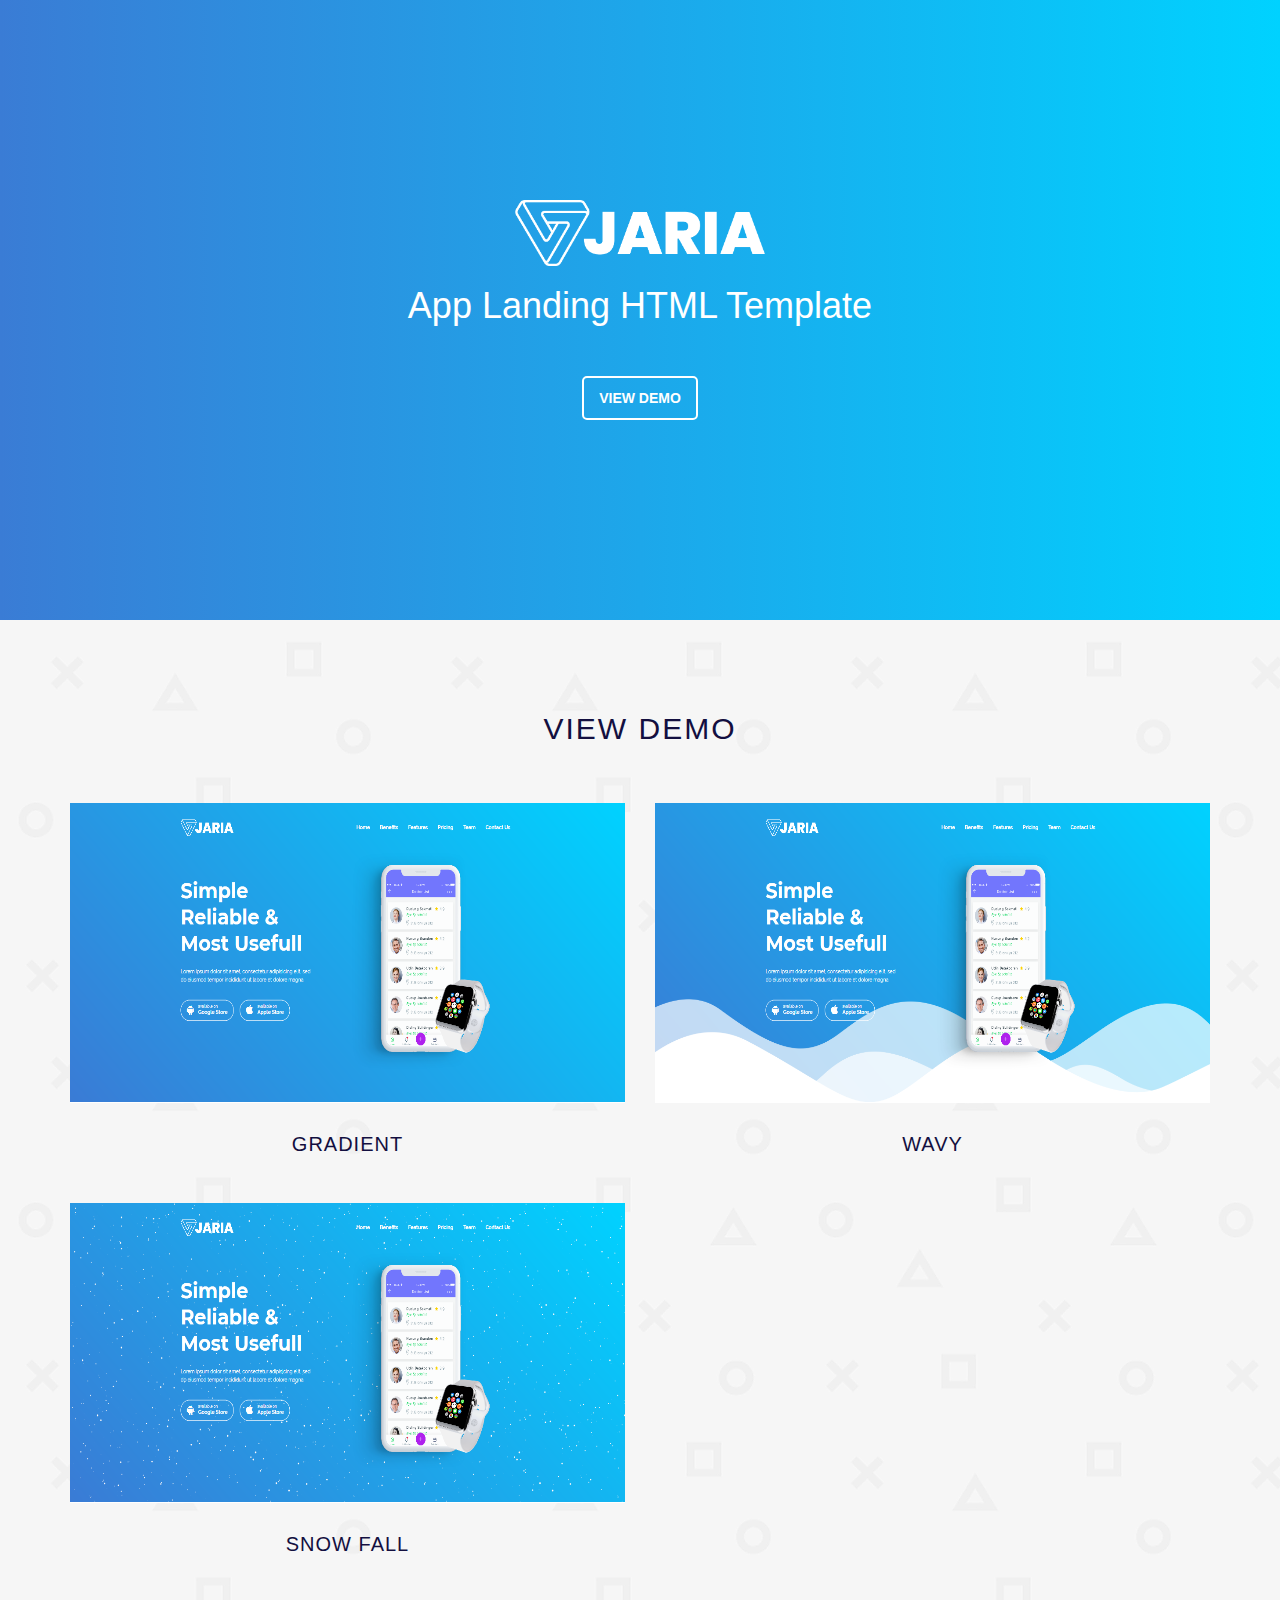
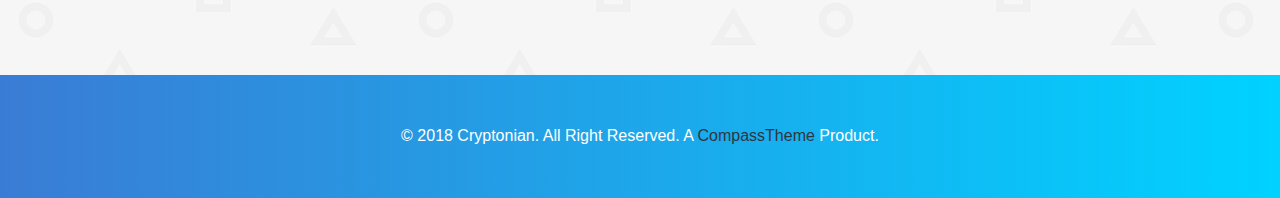
<file: index.html>
<!DOCTYPE HTML>
<html lang="en-US">
	<head>
		<!-- meta-tag -->
		<meta charset="UTF-8">
		<meta http-equiv="X-UA-Compatible" content="IE=edge">
		<meta name="viewport" content="width=device-width, initial-scale=1.0">
		<!-- page-title -->
		<title>Jaria || App Landing HTML Template</title>
		<!-- favicon icon -->
        <link rel="shortcut icon" type="image/x-icon" href="assets/images/favicon.png" />
		<!-- google-font -->

		<!-- stylesheet -->
        <link rel="stylesheet" href="assets/css/bootstrap.min.css">
        <link rel="stylesheet" href="style.css">
        <link rel="stylesheet" href="assets/css/responsive.css">

		<!--[if lt IE 9]>
			<script src="//oss.maxcdn.com/html5shiv/3.7.2/html5shiv.min.js"></script>
			<script src="//oss.maxcdn.com/respond/1.4.2/respond.min.js"></script>
		<![endif]-->
	</head>
	<body>
		<!-- jaria-preloader -->
		<div class="jaria-preloader">
			<div class="spinner">
				<div class="double-bounce1"></div>
				<div class="double-bounce2"></div>
			</div>
		</div>
		<!-- end-jaria-preloader -->

        <!-- header-area -->
		<header class="header-area text-center">
			<div class="container">
				<div class="row">
					<div class="col-md-12">
						<a href="index.html"><img src="assets/images/logo.png" alt="" /></a>
						<h1>App Landing HTML Template</h1>
						<div class="header-btn">
							<a href="#demo" class="custom-btn btn-nav">view demo</a>
						</div>
					</div>
				</div>
			</div>
		</header>

		<!-- demo-area -->
		<section class="demo-area" id="demo">
			<div class="container">
				<div class="row">
					<div class="col-md-12">
						<div class="section-top text-center">
							<h2>view demo</h2>
						</div>
					</div>
				</div>
				<div class="row">
					<div class="all-demo">
						<div class="col-md-6">
							<div class="single-demo text-center">
								<div class="demo-image">
									<a href="#"><img src="assets/images/gradient.png" alt="" /></a>
									<div class="hover-state">
										<a href="gradient/index.html" target="_blank" class="custom-btn">view demo</a>
									</div>
								</div>
								<h3>gradient</h3>
							</div>
						</div>
						<div class="col-md-6">
							<div class="single-demo text-center">
								<div class="demo-image">
									<a href="#"><img src="assets/images/wavy.png" alt="" /></a>
									<div class="hover-state">
										<a href="wavy/index.html" target="_blank" class="custom-btn">view demo</a>
									</div>
								</div>
								<h3>wavy</h3>
							</div>
						</div>
						<div class="col-md-6">
							<div class="single-demo text-center">
								<div class="demo-image">
									<a href="#"><img src="assets/images/snow.png" alt="" /></a>
									<div class="hover-state">
										<a href="snow/index.html" target="_blank" class="custom-btn">view demo</a>
									</div>
								</div>
								<h3>snow fall</h3>
							</div>
						</div>
					</div>
				</div>
			</div>
		</section>

		<!-- footer-area -->
		<footer class="footer-area text-center">
			<div class="row">
				<div class="col-md-12">
					<span>&copy; 2018 Cryptonian. All right reserved. A <a href="http://www.compasstheme.net/" target="_blank">CompassTheme</a> product.</span>
				</div>
			</div>
		</footer>

		<!-- javascript -->
		<script src="assets/js/vendor/jquery-3.3.1.min.js"></script>
        <script src="assets/js/vendor/bootstrap.min.js"></script>
        <script src="assets/js/main.js"></script>
	</body>
</html>
</file>
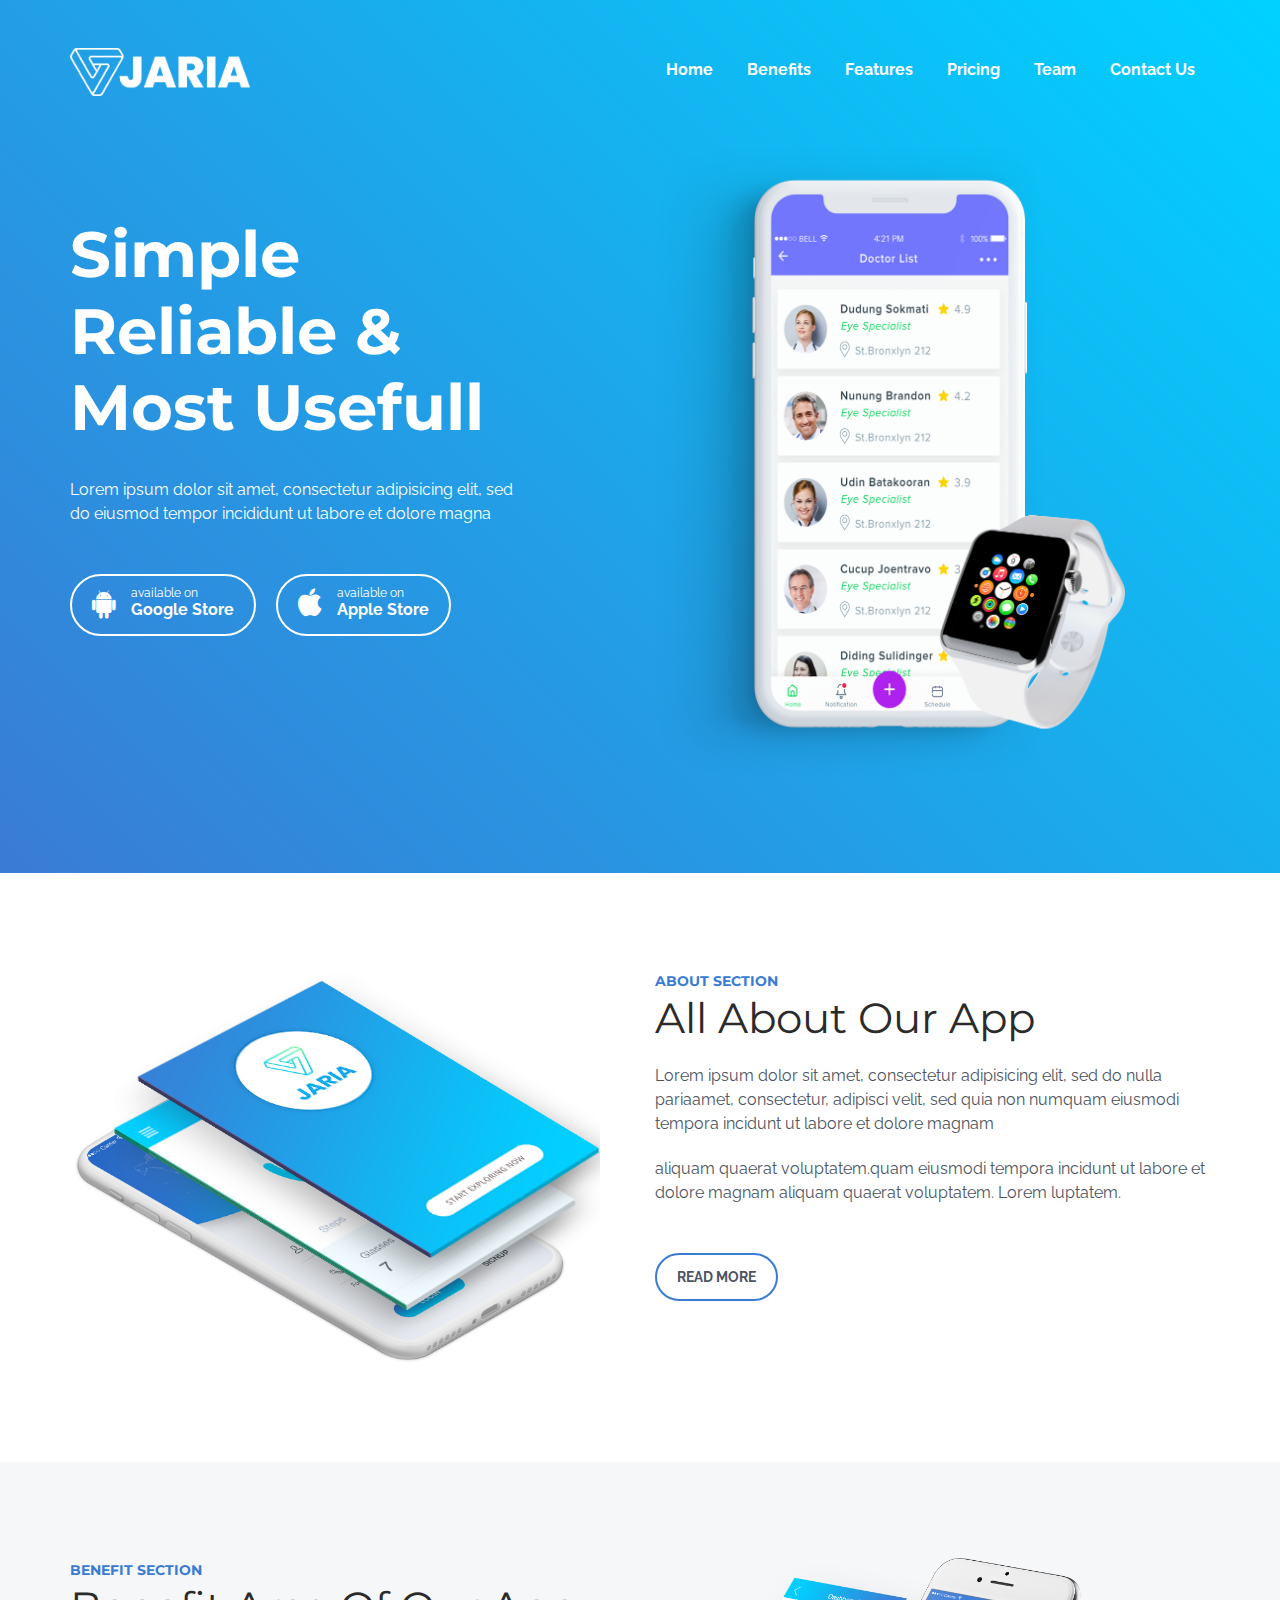
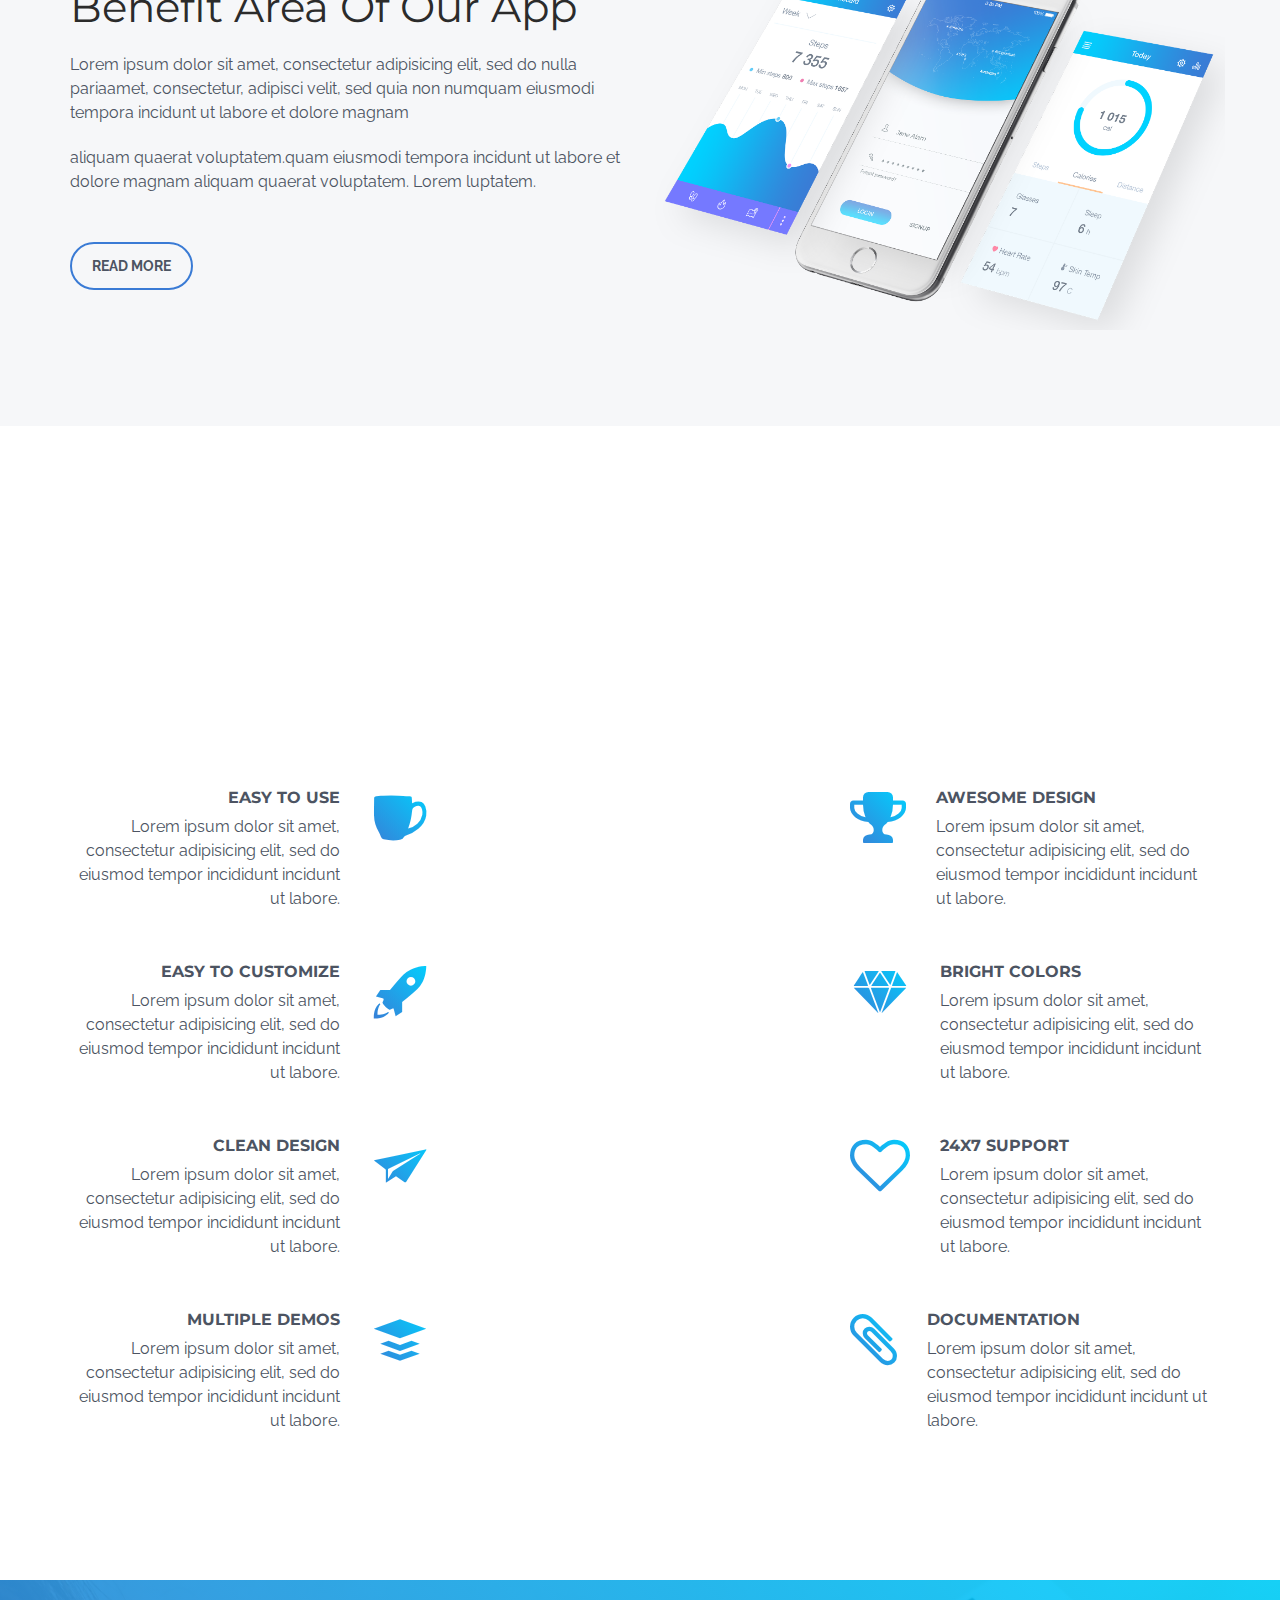
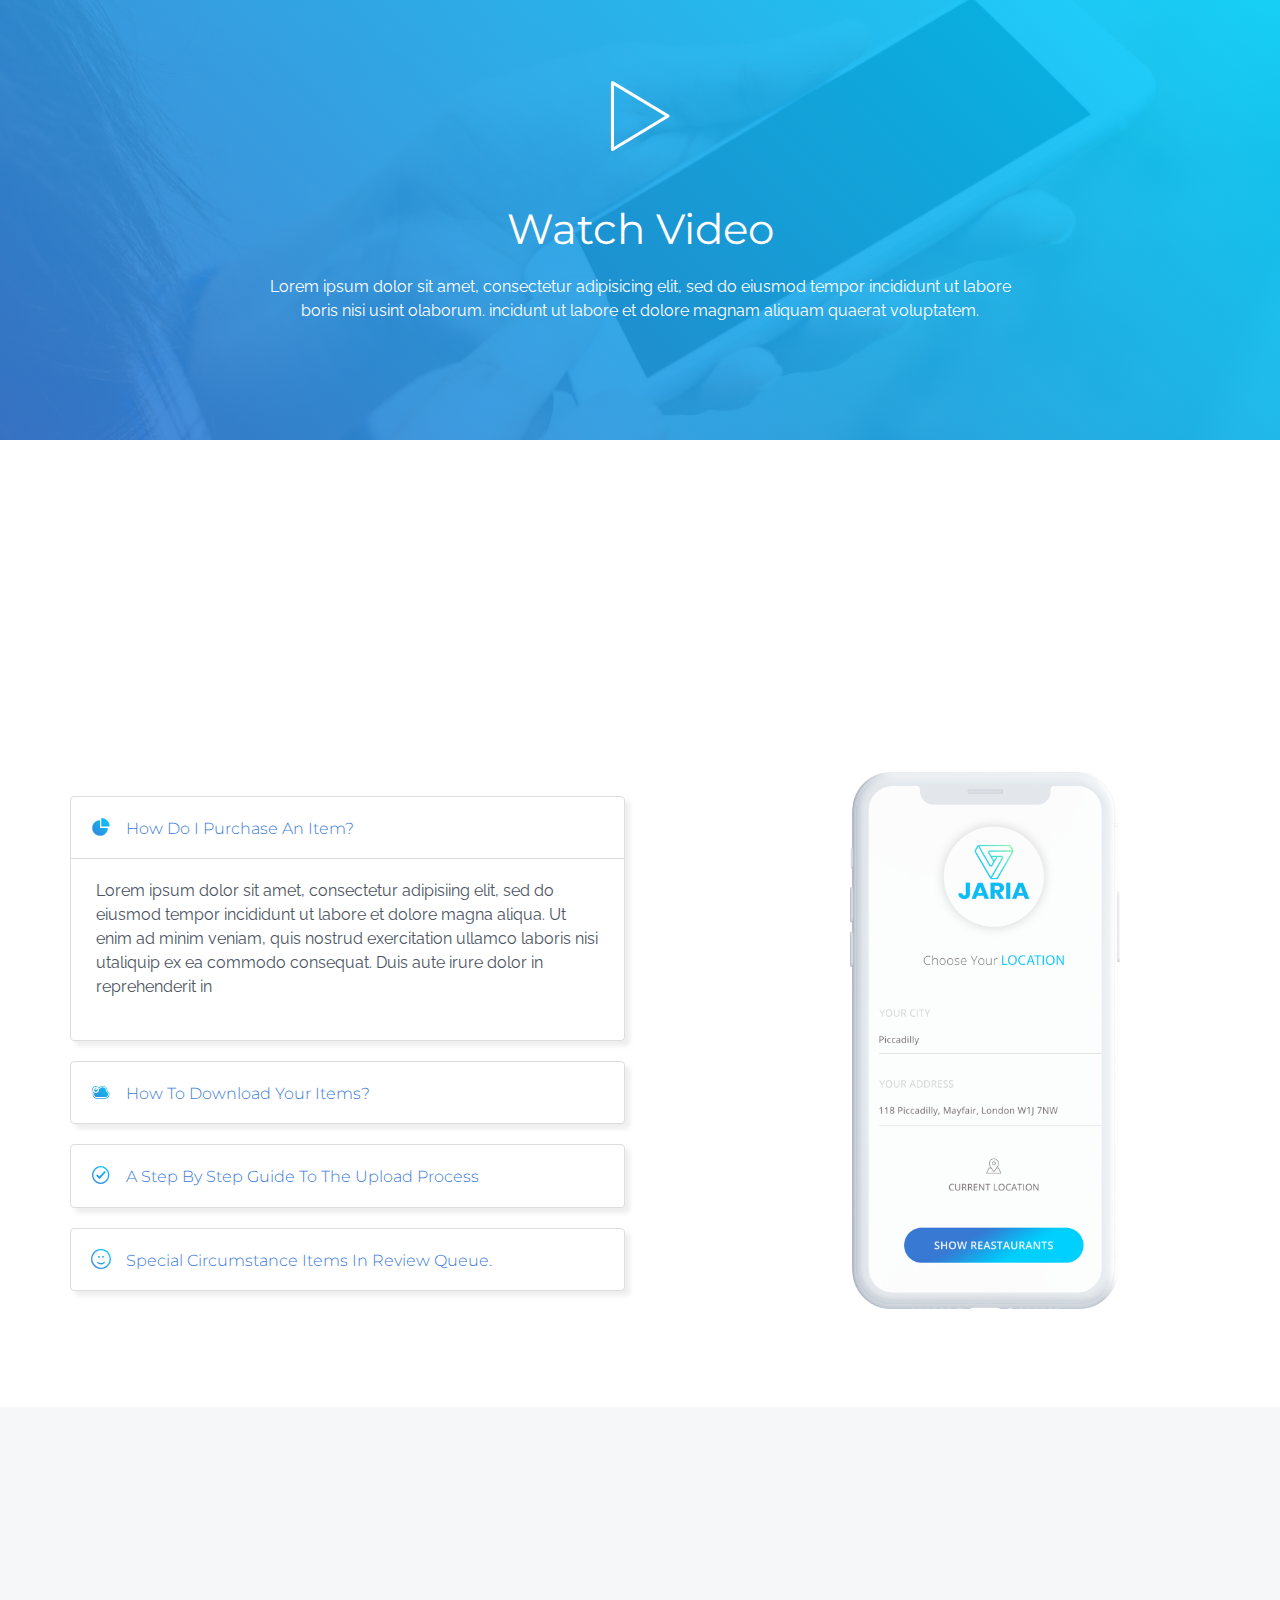
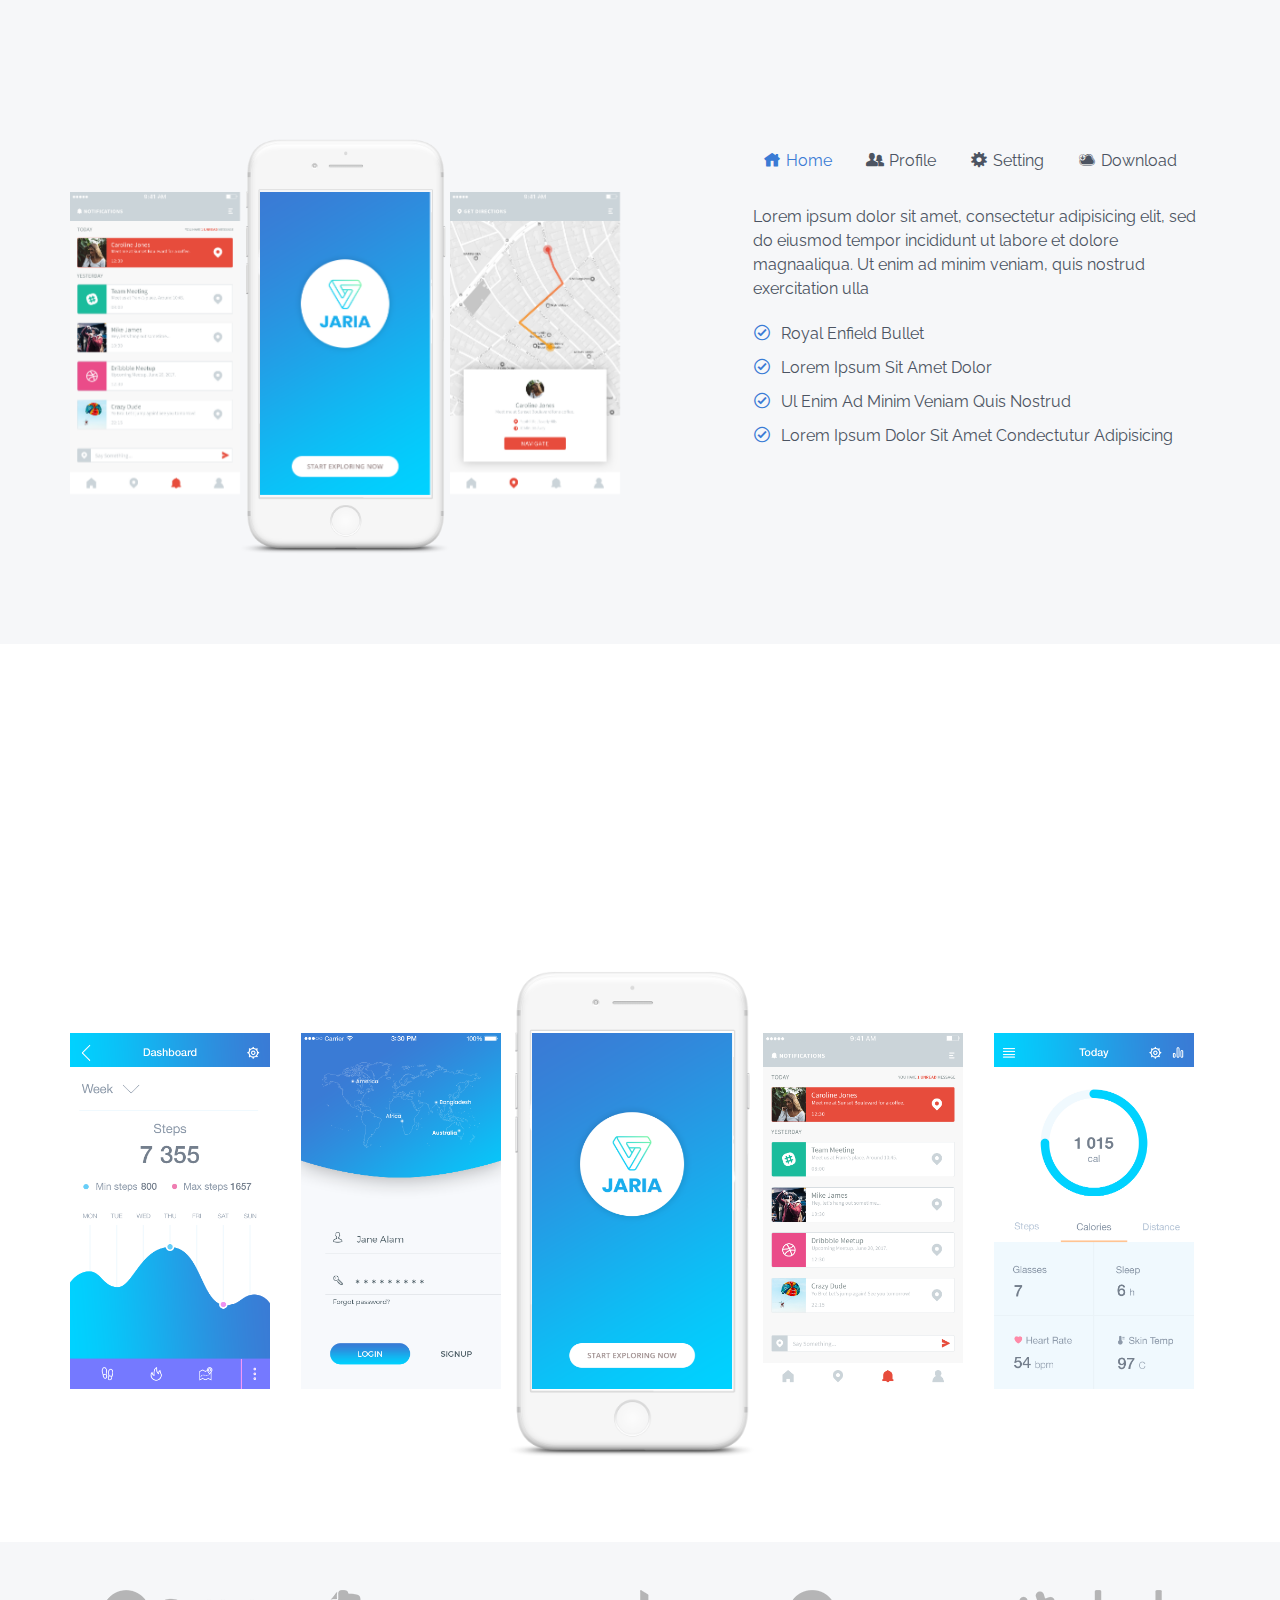
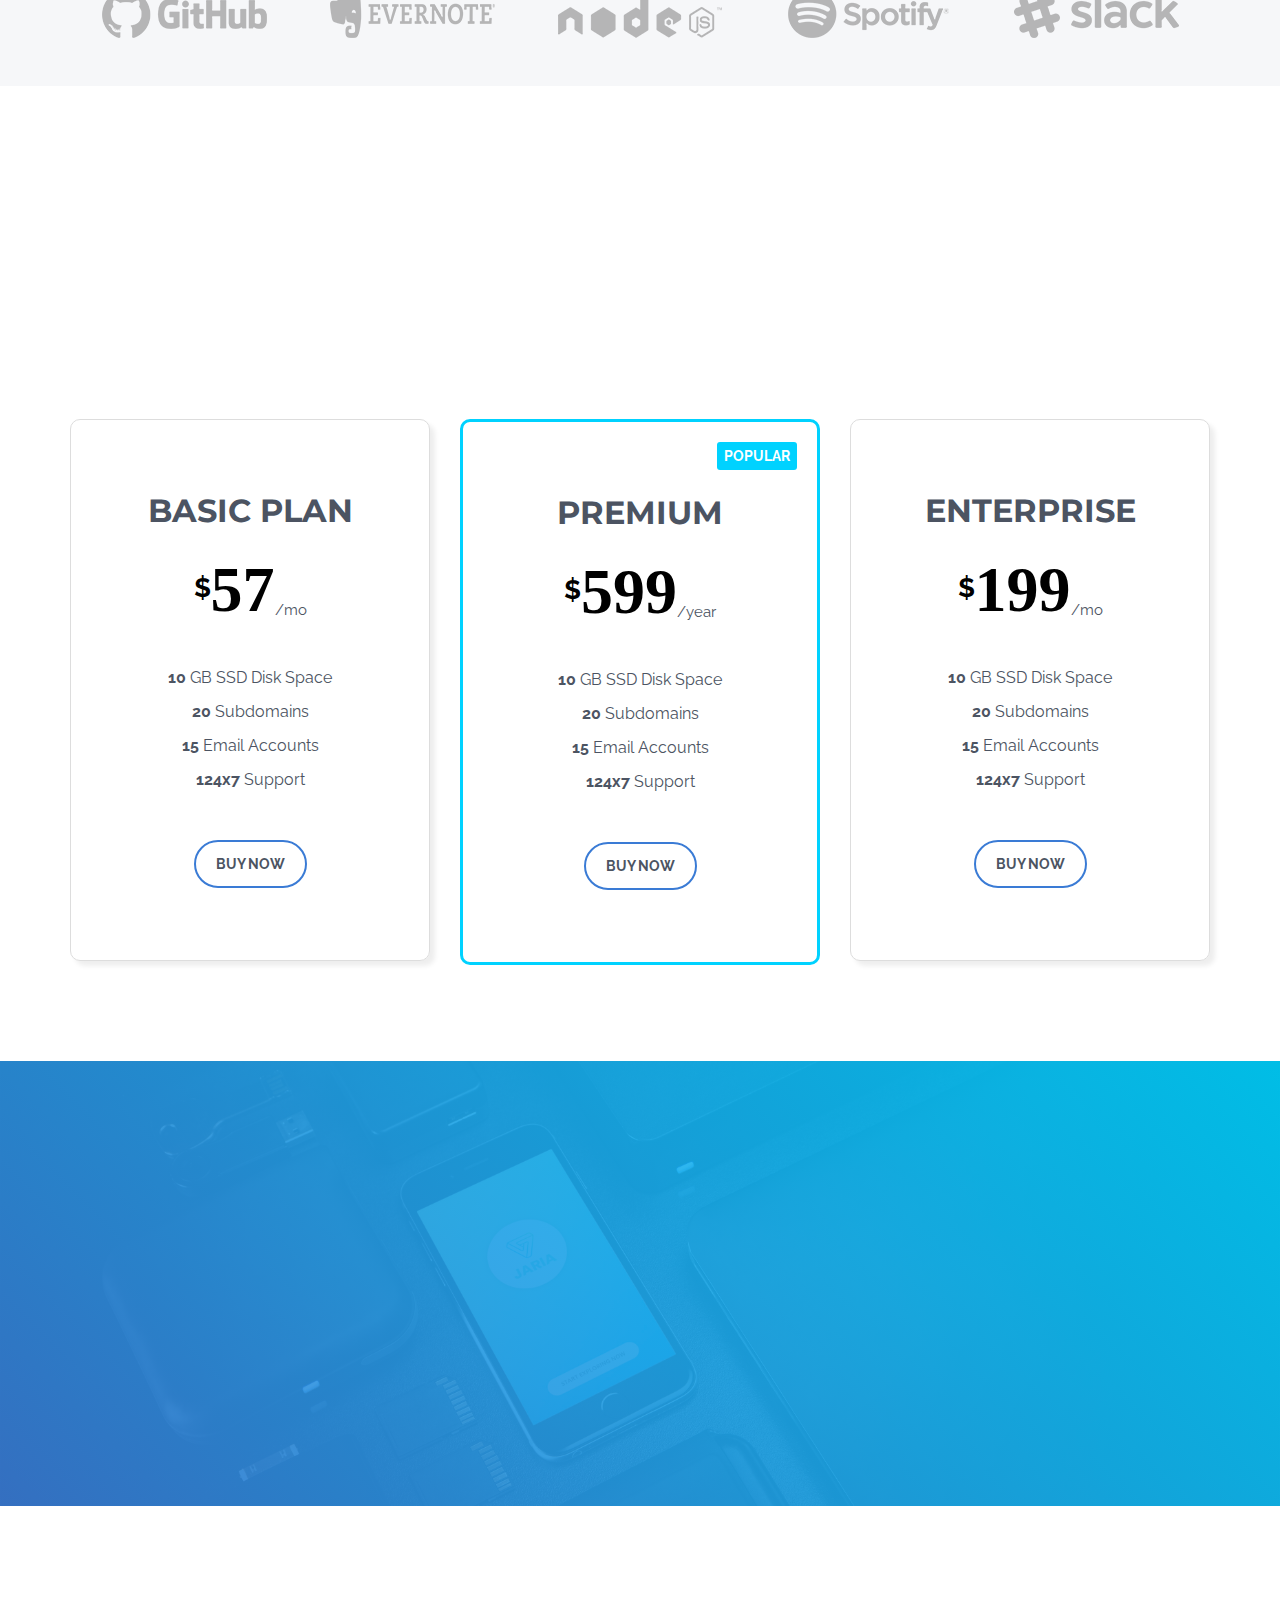
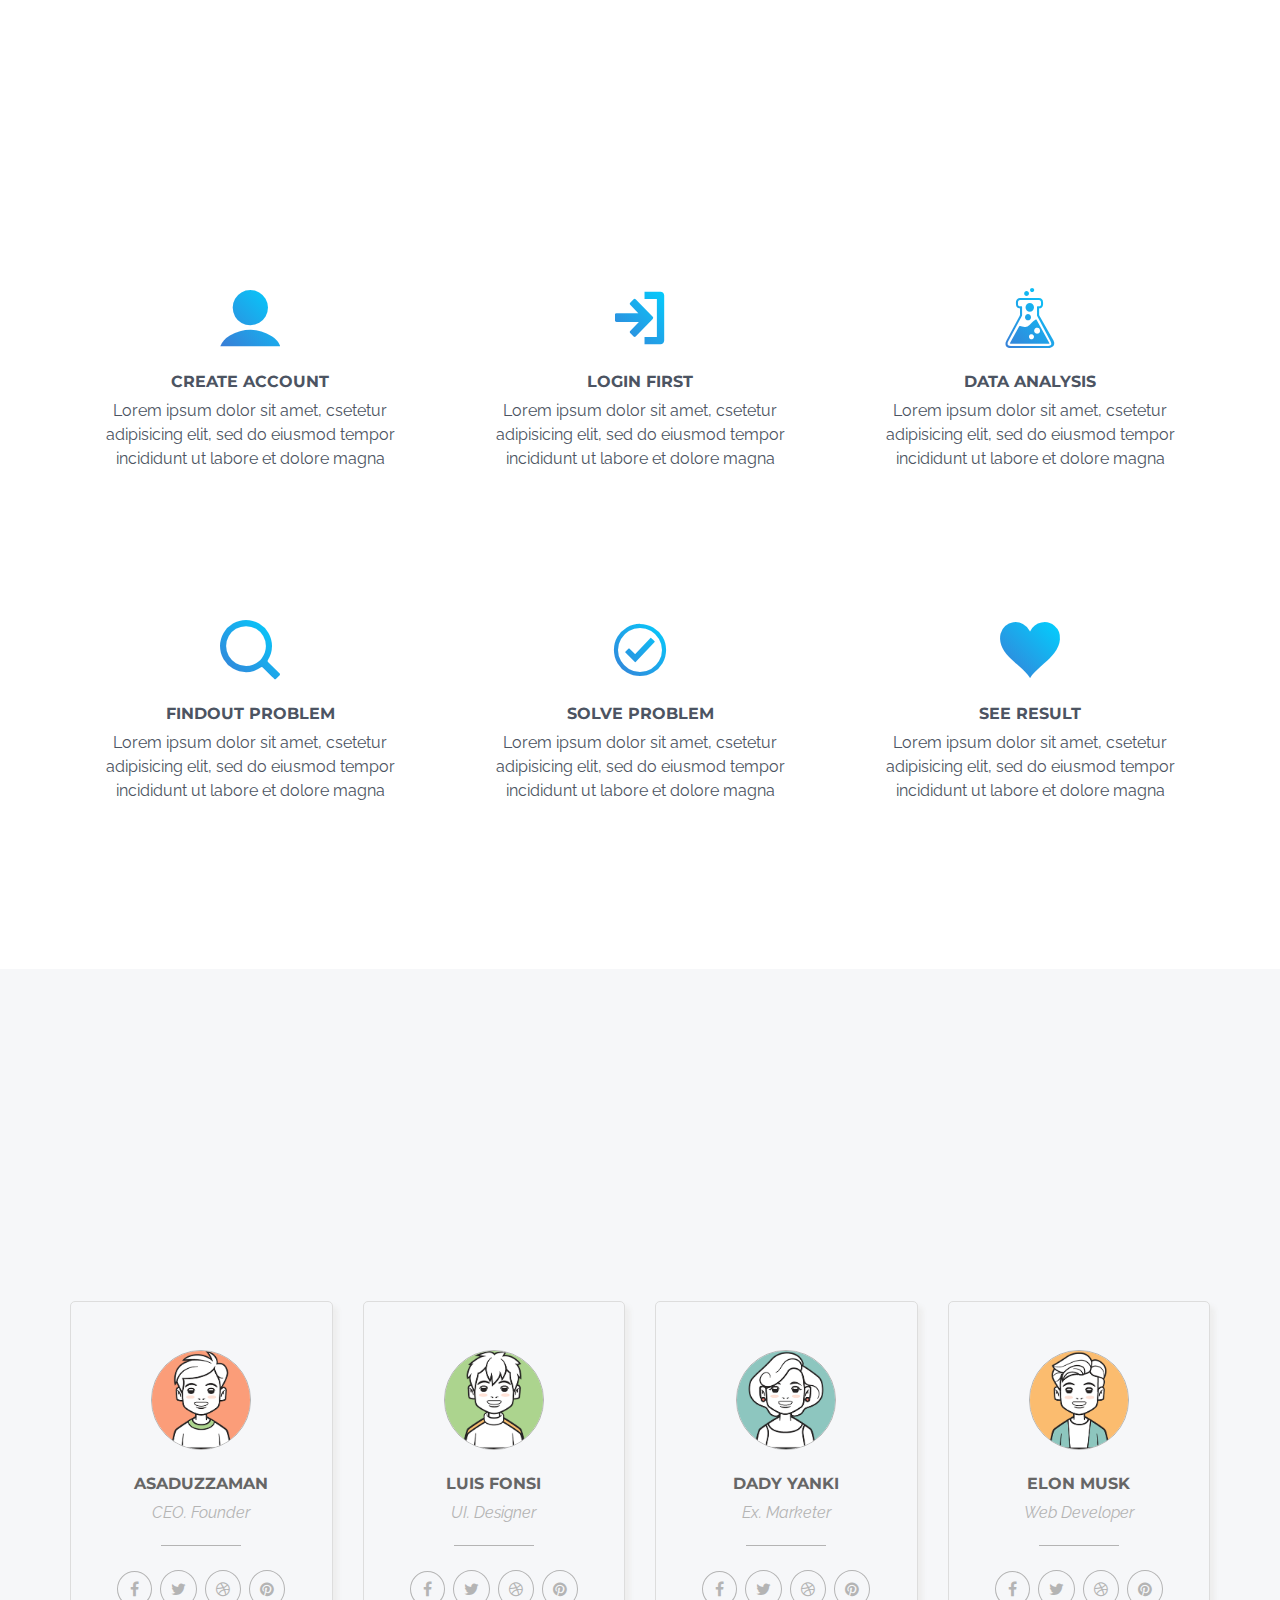
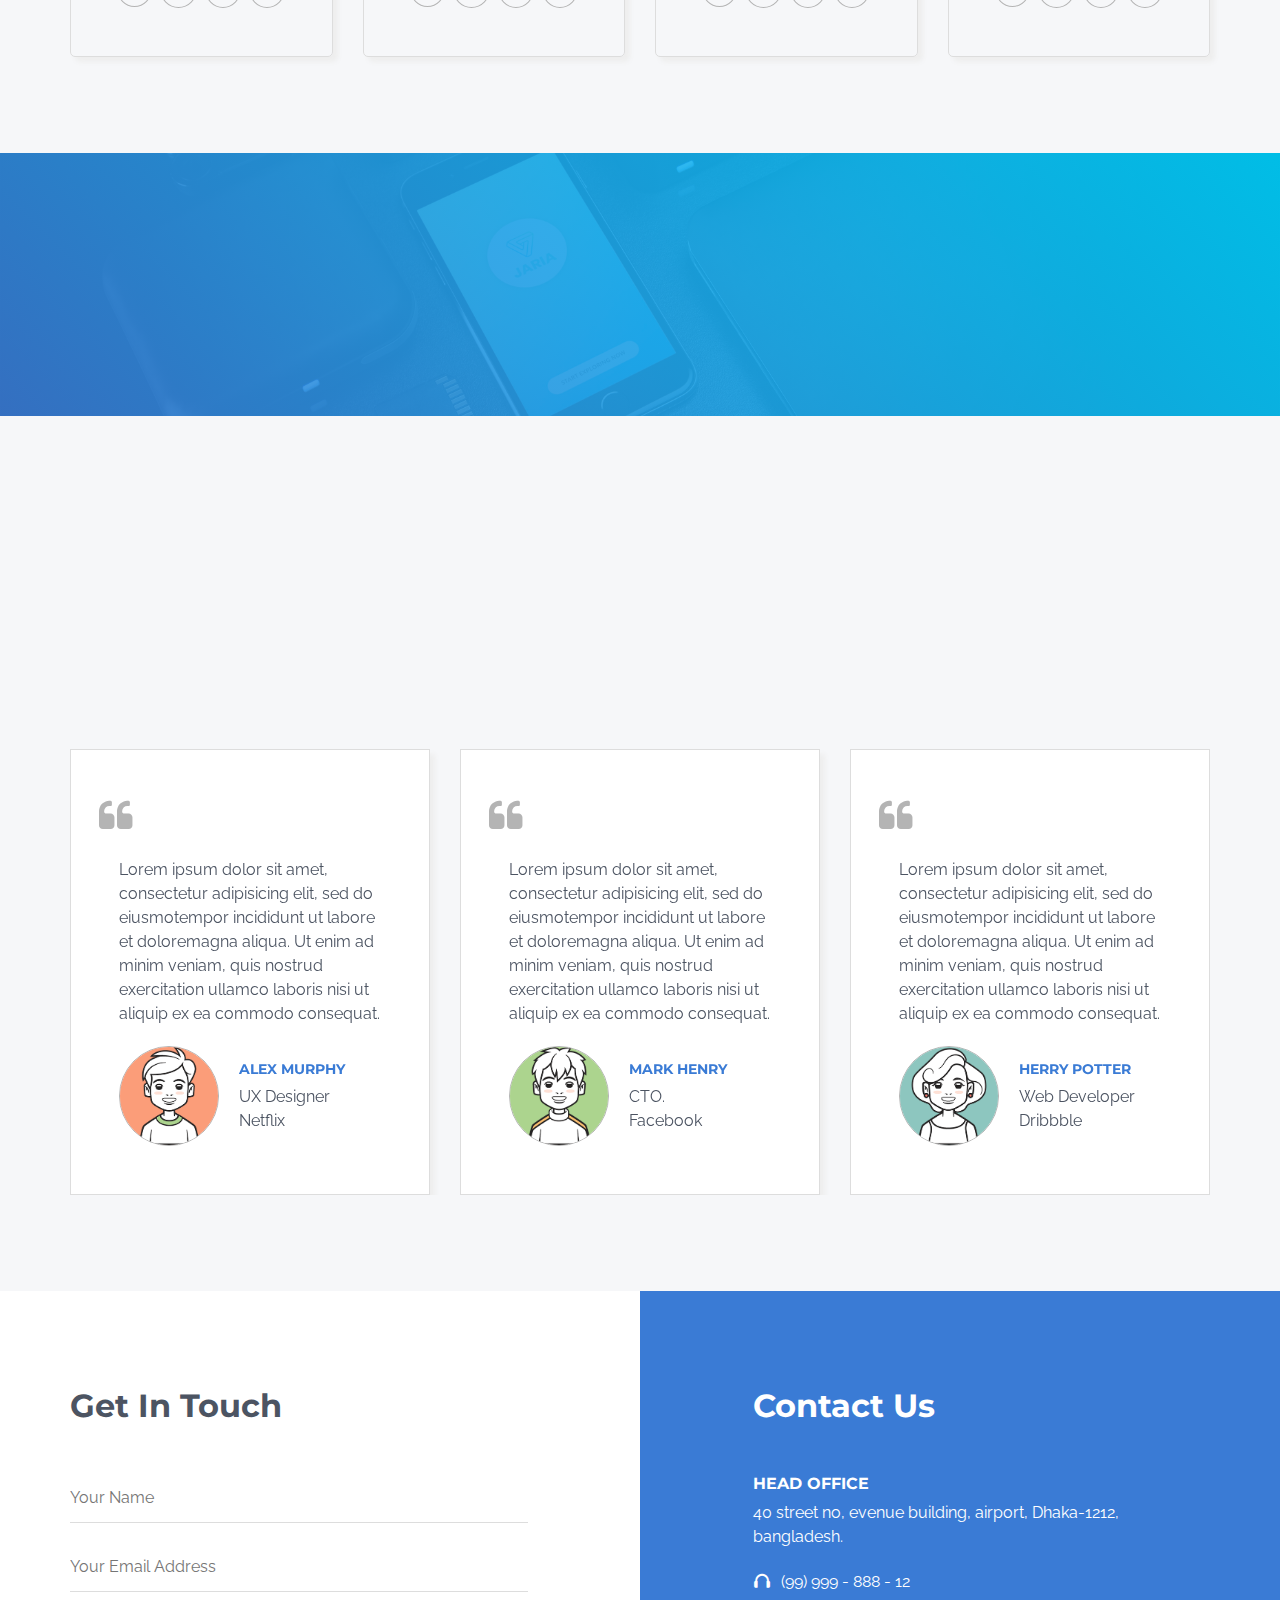
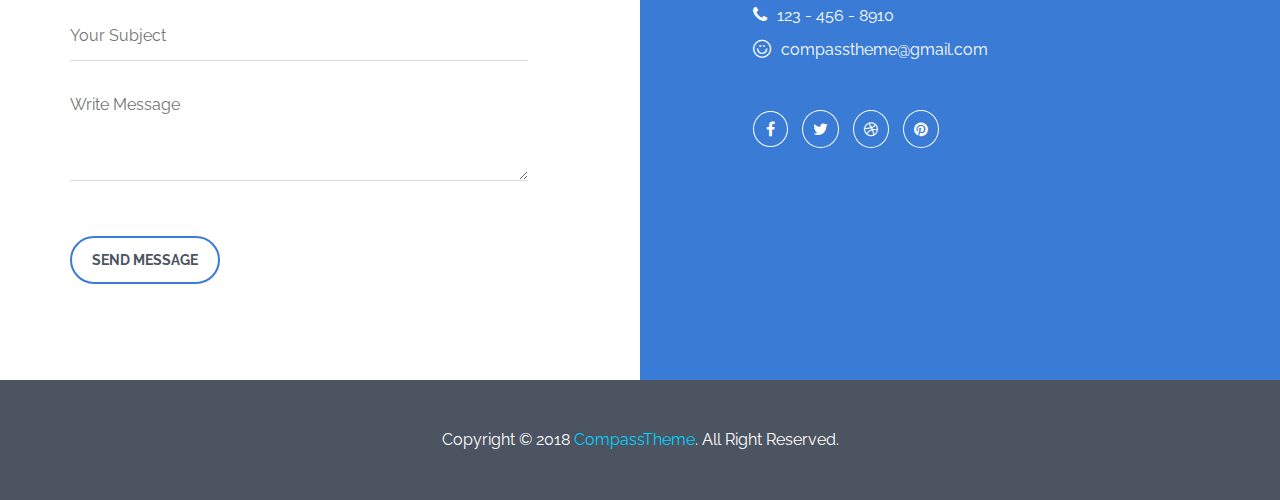
<file: gradient/index.html>
<!DOCTYPE HTML>
<html lang="en-US">

<head>
    <!-- meta-tag -->
    <meta charset="UTF-8">
    <meta http-equiv="X-UA-Compatible" content="IE=edge">
    <meta name="viewport" content="width=device-width, initial-scale=1.0">
    <!-- page-title -->
    <title>Gradient || Jaria - App Landing HTML Template</title>
    <!-- favicon icon -->
    <link rel="shortcut icon" type="image/x-icon" href="assets/images/favicon.png" />
    <!-- google-font -->
    <link href="https://fonts.googleapis.com/css?family=Montserrat:300,400,700" rel="stylesheet">
    <link href="https://fonts.googleapis.com/css?family=Raleway:400,400i,700" rel="stylesheet">
    <!-- stylesheet -->
    <link rel="stylesheet" href="assets/css/bootstrap.min.css">
    <link rel="stylesheet" href="assets/css/font-awesome.min.css">
    <link rel="stylesheet" href="assets/css/icofont.css">
    <link rel="stylesheet" href="assets/css/animate.css">
    <link rel="stylesheet" href="assets/css/magnific-popup.css">
    <link rel="stylesheet" href="assets/css/owl.carousel.min.css">
    <link rel="stylesheet" href="style.css">
    <link rel="stylesheet" href="assets/css/responsive.css">

    <!--[if lt IE 9]>
			<script src="//oss.maxcdn.com/html5shiv/3.7.2/html5shiv.min.js"></script>
			<script src="//oss.maxcdn.com/respond/1.4.2/respond.min.js"></script>
		<![endif]-->
</head>

<body>
    <!-- jaria-preloader -->
    <div class="jaria-preloader">
        <div class="spinner">
            <div class="double-bounce1"></div>
            <div class="double-bounce2"></div>
        </div>
    </div>
    <!-- end-jaria-preloader -->

    <!-- header-area-starts -->
    <header class="header-area" id="home">
        <div class="header-top-area">
            <div class="container">
                <div class="row">
                    <div class="col-md-3">
                        <div class="logo-area">
                            <a href="#"><img src="assets/images/logo.png" alt="logo" /></a>
                        </div>
                        <!-- end-logo-area -->
                    </div>
                    <div class="col-md-9">
                        <nav class="main-menu">
                            <div class="custom-navbar">
                                <i class="icofont icofont-navigation-menu"></i>
                            </div>
                            <!-- end-custom-navbar -->
                            <ul>
                                <li><a href="#home">home</a></li>
                                <li><a href="#benefit">benefits</a></li>
                                <li><a href="#feature">features</a></li>
                                <li><a href="#pricing">pricing</a></li>
                                <li><a href="#team">team</a></li>
                                <li><a href="#contact">contact us</a></li>
                            </ul>
                        </nav>
                        <!-- end-main-menu -->
                    </div>
                </div>
                <!-- end-row -->
            </div>
            <!-- end-container -->
        </div>
        <!-- end-header-top-area -->
        <div class="welcome-area">
            <div class="container">
                <div class="row">
                    <div class="col-lg-5 col-md-6 wow fadeInLeft">
                        <div class="welcome-text">
                            <h1>simple reliable & most usefull</h1>
                            <p>Lorem ipsum dolor sit amet, consectetur adipisicing elit, sed do eiusmod tempor incididunt ut labore et dolore magna</p>
                            <div class="welcome-btn">
                                <a href="#" class="google-store-btn">
                                    <div class="google-icon">
                                        <i class="fa fa-android"></i>
                                    </div>
                                    <!-- end-google-icon -->
                                    <div class="google-text text-left">
                                        <span class="small-span">available on</span>
                                        <span class="large-span">google store</span>
                                    </div>
                                    <!-- end-google-text -->
                                </a>
                                <!-- end-google-store-btn -->
                                <a href="#" class="apple-store-btn">
                                    <div class="apple-icon">
                                        <i class="fa fa-apple"></i>
                                    </div>
                                    <!-- end-apple-icon -->
                                    <div class="apple-text text-left">
                                        <span class="small-span">available on</span>
                                        <span class="large-span">apple store</span>
                                    </div>
                                    <!-- end-apple-text -->
                                </a>
                                <!-- end-apple-store-btn -->
                            </div>
                            <!-- end-welcome-btn -->
                        </div>
                        <!-- end-welcome-text -->
                    </div>
                    <div class="col-md-6 col-lg-offset-1 wow fadeInRight">
                        <div class="welcome-image">
                            <img src="assets/images/welcome-mobile.png" alt="mobile" />
                        </div>
                        <!-- end-welcome-image -->
                    </div>
                </div>
                <!-- end-row -->
            </div>
            <!-- end-container -->
        </div>
        <!-- end-welcome-area -->
    </header>
    <!-- end-header-area -->

    <!-- about-area-starts -->
    <section class="about-area section-padding" id="about">
        <div class="container">
            <div class="row">
                <div class="col-md-6">
                    <div class="about-image">
                        <img src="assets/images/about-mobile.png" alt="mobile" />
                    </div>
                    <!-- end-about-image -->
                </div>
                <div class="col-md-6">
                    <div class="about-content">
                        <span class="top-span">about section</span>
                        <h2>all about our app</h2>
                        <p>Lorem ipsum dolor sit amet, consectetur adipisicing elit, sed do nulla pariaamet, consectetur, adipisci velit, sed quia non numquam eiusmodi tempora incidunt ut labore et dolore magnam</p>
                        <p>aliquam quaerat voluptatem.quam eiusmodi tempora incidunt ut labore et dolore magnam aliquam quaerat voluptatem. Lorem luptatem.</p>
                        <div class="about-btn">
                            <a href="#" class="custom-btn">read more</a>
                        </div>
                        <!-- end-about-btn -->
                    </div>
                    <!-- end-about-content -->
                </div>
            </div>
            <!-- end-row -->
        </div>
        <!-- end-container -->
    </section>
    <!-- end-about-area -->

    <!-- benefit-area-starts -->
    <section class="benefit-area section-padding" id="benefit">
        <div class="container">
            <div class="row">
                <div class="col-md-6">
                    <div class="benefit-content">
                        <span class="top-span">benefit section</span>
                        <h2>benefit area of our app</h2>
                        <p>Lorem ipsum dolor sit amet, consectetur adipisicing elit, sed do nulla pariaamet, consectetur, adipisci velit, sed quia non numquam eiusmodi tempora incidunt ut labore et dolore magnam</p>
                        <p>aliquam quaerat voluptatem.quam eiusmodi tempora incidunt ut labore et dolore magnam aliquam quaerat voluptatem. Lorem luptatem.</p>
                        <div class="benefit-btn">
                            <a href="#" class="custom-btn">read more</a>
                        </div>
                        <!-- end-benefit-btn -->
                    </div>
                    <!-- end-benefit-content -->
                </div>
                <div class="col-md-6">
                    <div class="benefit-image">
                        <img src="assets/images/benefit-mobile.png" alt="mobile" />
                    </div>
                    <!-- end-benefit-image -->
                </div>
            </div>
            <!-- end-row -->
        </div>
        <!-- end-container -->
    </section>
    <!-- end-benefit-area -->

    <!-- features-area-starts -->
    <section class="features-area section-padding" id="feature">
        <div class="container">
            <div class="row">
                <div class="col-md-8 col-md-offset-2 wow fadeInUp">
                    <div class="section-top text-center">
                        <span class="top-span">feature section</span>
                        <h2>awesome features</h2>
                        <p>Lorem ipsum dolor sit amet, consectetur adipisicing elit, sed do eiusmod tempor incididunt ut labore boris nisi usint olaborum. incidunt ut labore et dolore magnam aliquam quaerat voluptatem.</p>
                    </div>
                    <!-- end-section-top -->
                </div>
            </div>
            <!-- end-row -->
            <div class="row">
                <div class="features-content section-margin">
                    <div class="col-md-4">
                        <div class="single-features single-features-mobile">
                            <div class="single-features-text features-text-right">
                                <h4>easy to use</h4>
                                <p>Lorem ipsum dolor sit amet, consectetur adipisicing elit, sed do eiusmod tempor incididunt incidunt ut labore.</p>
                            </div>
                            <!-- end-single-features-text -->
                            <div class="single-features-icon icon-margin-left">
                                <i class="icofont icofont-coffee-cup"></i>
                            </div>
                            <!-- end-single-features-icon -->
                        </div>
                        <!-- end-single-features -->
                        <div class="single-features single-features-mobile">
                            <div class="single-features-text features-text-right">
                                <h4>easy to customize</h4>
                                <p>Lorem ipsum dolor sit amet, consectetur adipisicing elit, sed do eiusmod tempor incididunt incidunt ut labore.</p>
                            </div>
                            <!-- end-single-features-text -->
                            <div class="single-features-icon icon-margin-left">
                                <i class="icofont icofont-rocket"></i>
                            </div>
                            <!-- end-single-features-icon -->
                        </div>
                        <!-- end-single-features -->
                        <div class="single-features single-features-mobile">
                            <div class="single-features-text features-text-right">
                                <h4>clean design</h4>
                                <p>Lorem ipsum dolor sit amet, consectetur adipisicing elit, sed do eiusmod tempor incididunt incidunt ut labore.</p>
                            </div>
                            <!-- end-single-features-text -->
                            <div class="single-features-icon icon-margin-left">
                                <i class="icofont icofont-paper-plane"></i>
                            </div>
                            <!-- end-single-features-icon -->
                        </div>
                        <!-- end-single-features -->
                        <div class="single-features single-features-mobile">
                            <div class="single-features-text features-text-right">
                                <h4>multiple demos</h4>
                                <p>Lorem ipsum dolor sit amet, consectetur adipisicing elit, sed do eiusmod tempor incididunt incidunt ut labore.</p>
                            </div>
                            <!-- end-single-features-text -->
                            <div class="single-features-icon icon-margin-left">
                                <i class="icofont icofont-layers"></i>
                            </div>
                            <!-- end-single-features-icon -->
                        </div>
                        <!-- end-single-features -->
                    </div>
                    <div class="col-md-4 wow">
                        <div class="features-image">
                            <img src="assets/images/features-mobile.png" alt="mobile" />
                        </div>
                        <!-- end-features-image -->
                    </div>
                    <div class="col-md-4">
                        <div class="single-features">
                            <div class="single-features-icon icon-margin-right">
                                <i class="fa fa-trophy"></i>
                            </div>
                            <!-- end-single-features-icon -->
                            <div class="single-features-text">
                                <h4>awesome design</h4>
                                <p>Lorem ipsum dolor sit amet, consectetur adipisicing elit, sed do eiusmod tempor incididunt incidunt ut labore.</p>
                            </div>
                            <!-- end-single-features-text -->
                        </div>
                        <!-- end-single-features -->
                        <div class="single-features">
                            <div class="single-features-icon icon-margin-right">
                                <i class="icofont icofont-diamond"></i>
                            </div>
                            <!-- end-single-features-icon -->
                            <div class="single-features-text">
                                <h4>bright colors</h4>
                                <p>Lorem ipsum dolor sit amet, consectetur adipisicing elit, sed do eiusmod tempor incididunt incidunt ut labore.</p>
                            </div>
                            <!-- end-single-features-text -->
                        </div>
                        <!-- end-single-features -->
                        <div class="single-features">
                            <div class="single-features-icon icon-margin-right">
                                <i class="fa fa-heart-o"></i>
                            </div>
                            <!-- end-single-features-icon -->
                            <div class="single-features-text">
                                <h4>24x7 support</h4>
                                <p>Lorem ipsum dolor sit amet, consectetur adipisicing elit, sed do eiusmod tempor incididunt incidunt ut labore.</p>
                            </div>
                            <!-- end-single-features-text -->
                        </div>
                        <!-- end-single-features -->
                        <div class="single-features">
                            <div class="single-features-icon icon-margin-right">
                                <i class="fa fa-paperclip"></i>
                            </div>
                            <!-- end-single-features-icon -->
                            <div class="single-features-text">
                                <h4>documentation</h4>
                                <p>Lorem ipsum dolor sit amet, consectetur adipisicing elit, sed do eiusmod tempor incididunt incidunt ut labore.</p>
                            </div>
                            <!-- end-single-features-text -->
                        </div>
                        <!-- end-single-features -->
                    </div>
                </div>
                <!-- end-features-content -->
            </div>
            <!-- end-row -->
        </div>
        <!-- end-container -->
    </section>
    <!-- end-features-area -->

    <!-- video-area-starts -->
    <section class="video-area text-center" id="video">
        <div class="video-shade section-padding">
            <div class="container">
                <div class="row">
                    <div class="col-md-8 col-md-offset-2">
                        <div class="video-icon">
                            <a href="https://www.youtube.com/watch?v=MljARGytuNo"><i class="icofont icofont-play"></i></a>
                        </div>
                        <!-- end-video-icon -->
                        <h2>watch video</h2>
                        <p>Lorem ipsum dolor sit amet, consectetur adipisicing elit, sed do eiusmod tempor incididunt ut labore boris nisi usint olaborum. incidunt ut labore et dolore magnam aliquam quaerat voluptatem.</p>
                    </div>
                </div>
                <!-- end-row -->
            </div>
            <!-- end-container -->
        </div>
        <!-- end-video-shade -->
    </section>
    <!-- end-video-area -->

    <!-- faq-area-starts -->
    <section class="faq-area section-padding" id="faq">
        <div class="container">
            <div class="row">
                <div class="col-md-8 col-md-offset-2 wow fadeInUp">
                    <div class="section-top text-center">
                        <span class="top-span">faq section</span>
                        <h2>frequently asked questions</h2>
                        <p>Lorem ipsum dolor sit amet, consectetur adipisicing elit, sed do eiusmod tempor incididunt ut labore boris nisi usint olaborum. incidunt ut labore et dolore magnam aliquam quaerat voluptatem.</p>
                    </div>
                    <!-- end-section-top -->
                </div>
            </div>
            <!-- end-row -->
            <div class="row">
                <div class="faq-content section-margin">
                    <div class="col-md-6">
                        <div class="panel-group" id="accordion">
                            <div class="panel panel-default">
                                <div class="panel-heading">
                                    <h4 class="panel-title"><i class="icofont icofont-pie"></i><a data-toggle="collapse" data-parent="#accordion" href="#collapse1">how do i purchase an item?</a></h4>
                                </div>
                                <div id="collapse1" class="panel-collapse collapse in">
                                    <div class="panel-body">
                                        <p>Lorem ipsum dolor sit amet, consectetur adipisiing elit, sed do eiusmod tempor incididunt ut labore et dolore magna aliqua. Ut enim ad minim veniam, quis nostrud exercitation ullamco laboris nisi utaliquip ex ea commodo consequat. Duis aute irure dolor in reprehenderit in</p>
                                    </div>
                                </div>
                            </div>
                            <!-- end-pannel -->
                            <div class="panel panel-default">
                                <div class="panel-heading">
                                    <h4 class="panel-title"><i class="icofont icofont-cloud-download"></i><a data-toggle="collapse" data-parent="#accordion" href="#collapse2">how to download your items?</a></h4>
                                </div>
                                <div id="collapse2" class="panel-collapse collapse">
                                    <div class="panel-body">
                                        <p>Lorem ipsum dolor sit amet, consectetur adipisiing elit, sed do eiusmod tempor incididunt ut labore et dolore magna aliqua. Ut enim ad minim veniam, quis nostrud exercitation ullamco laboris nisi utaliquip ex ea commodo consequat. Duis aute irure dolor in reprehenderit in</p>
                                    </div>
                                </div>
                            </div>
                            <!-- end-pannel -->
                            <div class="panel panel-default">
                                <div class="panel-heading">
                                    <h4 class="panel-title"><i class="icofont icofont-check-circled"></i><a data-toggle="collapse" data-parent="#accordion" href="#collapse3">a step by step guide to the upload process</a></h4>
                                </div>
                                <div id="collapse3" class="panel-collapse collapse">
                                    <div class="panel-body">
                                        <p>Lorem ipsum dolor sit amet, consectetur adipisiing elit, sed do eiusmod tempor incididunt ut labore et dolore magna aliqua. Ut enim ad minim veniam, quis nostrud exercitation ullamco laboris nisi utaliquip ex ea commodo consequat. Duis aute irure dolor in reprehenderit in</p>
                                    </div>
                                </div>
                            </div>
                            <!-- end-pannel -->
                            <div class="panel panel-default">
                                <div class="panel-heading">
                                    <h4 class="panel-title"><i class="icofont icofont-emo-slightly-smile"></i><a data-toggle="collapse" data-parent="#accordion" href="#collapse4">special circumstance items in review queue.</a></h4>
                                </div>
                                <div id="collapse4" class="panel-collapse collapse">
                                    <div class="panel-body">
                                        <p>Lorem ipsum dolor sit amet, consectetur adipisiing elit, sed do eiusmod tempor incididunt ut labore et dolore magna aliqua. Ut enim ad minim veniam, quis nostrud exercitation ullamco laboris nisi utaliquip ex ea commodo consequat. Duis aute irure dolor in reprehenderit in</p>
                                    </div>
                                </div>
                            </div>
                            <!-- end-pannel -->
                        </div>
                        <!-- end-accordion -->
                    </div>
                    <div class="col-md-4 col-md-offset-2">
                        <div class="faq-image">
                            <img src="assets/images/faq-mobile.png" alt="mobile" />
                        </div>
                        <!-- end-faq-image -->
                    </div>
                </div>
                <!-- end-faq-content -->
            </div>
            <!-- end-row -->
        </div>
        <!-- end-container -->
    </section>
    <!-- end-faq-area -->

    <!-- tab-area-starts -->
    <section class="tab-area section-padding" id="tab">
        <div class="container">
            <div class="row">
                <div class="col-md-8 col-md-offset-2 wow fadeInUp">
                    <div class="section-top text-center">
                        <span class="top-span">tab section</span>
                        <h2>tabbed showcase</h2>
                        <p>Lorem ipsum dolor sit amet, consectetur adipisicing elit, sed do eiusmod tempor incididunt ut labore boris nisi usint olaborum. incidunt ut labore et dolore magnam aliquam quaerat voluptatem.</p>
                    </div>
                    <!-- end-section-top -->
                </div>
            </div>
            <!-- end-row -->
            <div class="row">
                <div class="tab-content section-margin">
                    <div class="col-md-6">
                        <div class="tab-content-left">
                            <div class="tab-mobile">
                                <img src="assets/images/tab-mobile.png" alt="mobile" />
                            </div>
                            <!-- end-tab-mobile -->
                            <div class="tab-slider owl-carousel">
                                <div class="tab-single-slide">
                                    <img src="assets/images/screenshot-1.png" alt="screenshot" />
                                </div>
                                <!-- end-tab-single-slide -->
                                <div class="tab-single-slide">
                                    <img src="assets/images/screenshot-2.png" alt="screenshot" />
                                </div>
                                <!-- end-tab-single-slide -->
                                <div class="tab-single-slide">
                                    <img src="assets/images/screenshot-3.png" alt="screenshot" />
                                </div>
                                <!-- end-tab-single-slide -->
                            </div>
                            <!-- end-tab-slider -->
                        </div>
                        <!-- end-tab-content-left -->
                    </div>
                    <div class="col-md-5 col-md-offset-1">
                        <div class="tab-accordion">
                            <div class="tab">
                                <ul>
                                    <li class="tab-one active">
                                        <i class="icofont icofont-home"><span>home</span></i>
                                    </li>
                                    <li class="tab-second">
                                        <i class="icofont icofont-users-alt-4"><span>profile</span></i>
                                    </li>
                                    <li class="tab-three">
                                        <i class="icofont icofont-gear"><span>setting</span></i>
                                    </li>
                                    <li class="tab-four">
                                        <i class="icofont icofont-cloud-download"><span>download</span></i>
                                    </li>
                                </ul>
                            </div>
                            <!-- end-tab -->
                            <div class="tab-content">
                                <div class="tab-one-content lost active">
                                    <p>Lorem ipsum dolor sit amet, consectetur adipisicing elit, sed do eiusmod tempor incididunt ut labore et dolore magnaaliqua. Ut enim ad minim veniam, quis nostrud exercitation ulla</p>
                                    <ul>
                                        <li>
                                            <i class="icofont icofont-check-circled"></i><span>royal enfield bullet</span>
                                        </li>
                                        <li>
                                            <i class="icofont icofont-check-circled"></i><span>lorem ipsum sit amet dolor</span>
                                        </li>
                                        <li>
                                            <i class="icofont icofont-check-circled"></i><span>ul enim ad minim veniam quis nostrud</span>
                                        </li>
                                        <li>
                                            <i class="icofont icofont-check-circled"></i><span>lorem ipsum dolor sit amet condectutur adipisicing</span>
                                        </li>
                                    </ul>
                                </div>
                                <!-- end-tab-one-content -->
                                <div class="tab-second-content lost">
                                    <p>Lorem ipsum dolor sit amet, consectetur adipisicing elit, sed do eiusmod tempor incididunt ut labore et dolore magnaaliqua. Ut enim ad minim veniam, quis nostrud exercitation ulla</p>
                                    <ul>
                                        <li>
                                            <i class="icofont icofont-check-circled"></i><span>royal enfield bullet</span>
                                        </li>
                                        <li>
                                            <i class="icofont icofont-check-circled"></i><span>lorem ipsum sit amet dolor</span>
                                        </li>
                                        <li>
                                            <i class="icofont icofont-check-circled"></i><span>ul enim ad minim veniam quis nostrud</span>
                                        </li>
                                    </ul>
                                </div>
                                <!-- end-tab-second-content -->
                                <div class="tab-three-content lost">
                                    <p>Lorem ipsum dolor sit amet, consectetur adipisicing elit, sed do eiusmod tempor incididunt ut labore et dolore magnaaliqua. Ut enim ad minim veniam, quis nostrud exercitation ulla</p>
                                    <ul>
                                        <li>
                                            <i class="icofont icofont-check-circled"></i><span>royal enfield bullet</span>
                                        </li>
                                        <li>
                                            <i class="icofont icofont-check-circled"></i><span>lorem ipsum dolor sit amet condectutur adipisicing</span>
                                        </li>
                                        <li>
                                            <i class="icofont icofont-check-circled"></i><span>lorem ipsum sit amet dolor</span>
                                        </li>
                                        <li>
                                            <i class="icofont icofont-check-circled"></i><span>ul enim ad minim veniam quis nostrud</span>
                                        </li>
                                        <li>
                                            <i class="icofont icofont-check-circled"></i><span>lorem ipsum dolor sit amet condectutur adipisicing</span>
                                        </li>
                                    </ul>
                                </div>
                                <!-- end-tab-three-content -->
                                <div class="tab-four-content lost">
                                    <p>Lorem ipsum dolor sit amet, consectetur adipisicing elit, sed do eiusmod tempor incididunt ut labore et dolore magnaaliqua. Ut enim ad minim veniam, quis nostrud exercitation ulla</p>
                                    <ul>
                                        <li>
                                            <i class="icofont icofont-check-circled"></i><span>royal enfield bullet</span>
                                        </li>
                                        <li>
                                            <i class="icofont icofont-check-circled"></i><span>lorem ipsum sit amet dolor</span>
                                        </li>
                                    </ul>
                                </div>
                                <!-- end-tab-four-content -->
                                <div class="tab-two-content lost"></div>
                                <!-- end-tab-tow-content -->
                            </div>
                            <!-- end-tab-content -->
                        </div>
                        <!-- end-tab-accordion -->
                    </div>
                </div>
                <!-- end-tab-content -->
            </div>
            <!-- end-row -->
        </div>
        <!-- end-container -->
    </section>
    <!-- end-tab-area -->

    <!-- screenshot-area-starts -->
    <section class="screenshot-area section-padding" id="screenshot">
        <div class="container">
            <div class="row">
                <div class="col-md-8 col-md-offset-2 wow fadeInUp">
                    <div class="section-top text-center">
                        <span class="top-span">screenshot section</span>
                        <h2>screenshots showcase</h2>
                        <p>Lorem ipsum dolor sit amet, consectetur adipisicing elit, sed do eiusmod tempor incididunt ut labore boris nisi usint olaborum. incidunt ut labore et dolore magnam aliquam quaerat voluptatem.</p>
                    </div>
                    <!-- end-section-top -->
                </div>
            </div>
            <!-- end-row -->
            <div class="row">
                <div class="col-md-12">
                    <div class="screenshot-content section-margin">
                        <div class="screenshot-mobile">
                            <img src="assets/images/tab-mobile.png" alt="mobile" />
                        </div>
                        <!-- end-screenshot-mobile -->
                        <div class="screenshot-slider owl-carousel">
                            <div class="screenshot-single-slide">
                                <img src="assets/images/screenshot-5.png" alt="screenshot" />
                            </div>
                            <!-- end-screenshot-single-slide -->
                            <div class="screenshot-single-slide">
                                <img src="assets/images/screenshot-6.png" alt="screenshot" />
                            </div>
                            <!-- end-screenshot-single-slide -->
                            <div class="screenshot-single-slide">
                                <img src="assets/images/screenshot-2.png" alt="screenshot" />
                            </div>
                            <!-- end-screenshot-single-slide -->
                            <div class="screenshot-single-slide">
                                <img src="assets/images/screenshot-1.png" alt="screenshot" />
                            </div>
                            <!-- end-screenshot-single-slide -->
                            <div class="screenshot-single-slide">
                                <img src="assets/images/screenshot-4.png" alt="screenshot" />
                            </div>
                            <!-- end-screenshot-single-slide -->
                        </div>
                        <!-- end-screenshot-slider -->
                    </div>
                </div>
                <!-- end-screenshot-slider -->
            </div>
            <!-- end-row -->
        </div>
        <!-- end-container -->
    </section>
    <!-- end-screenshot-area -->

    <!-- brand-area-starts -->
    <div class="brand-area" id="brand">
        <div class="container">
            <div class="row">
                <div class="col-md-12">
                    <div class="brand-images">
                        <div class="single-brand-image">
                            <img src="assets/images/github.png" alt="github" />
                        </div>
                        <!-- end-single-brand-image -->
                        <div class="single-brand-image">
                            <img src="assets/images/evernote.png" alt="evernote" />
                        </div>
                        <!-- end-single-brand-image -->
                        <div class="single-brand-image">
                            <img src="assets/images/nodejs.png" alt="nodejs" />
                        </div>
                        <!-- end-single-brand-image -->
                        <div class="single-brand-image">
                            <img src="assets/images/spotify.png" alt="spotify" />
                        </div>
                        <!-- end-single-brand-image -->
                        <div class="single-brand-image">
                            <img src="assets/images/slack.png" alt="slack" />
                        </div>
                        <!-- end-single-brand-image -->
                    </div>
                    <!-- end-images -->
                </div>
            </div>
            <!-- end-row -->
        </div>
        <!-- end-container -->
    </div>
    <!-- end-brand-area -->

    <!-- pricing-area-starts -->
    <section class="pricing-area section-padding" id="pricing">
        <div class="container">
            <div class="row">
                <div class="col-md-8 col-md-offset-2 wow fadeInUp">
                    <div class="section-top text-center">
                        <span class="top-span">pricing section</span>
                        <h2>pricing table showcase</h2>
                        <p>Lorem ipsum dolor sit amet, consectetur adipisicing elit, sed do eiusmod tempor incididunt ut labore boris nisi usint olaborum. incidunt ut labore et dolore magnam aliquam quaerat voluptatem.</p>
                    </div>
                    <!-- end-section-top -->
                </div>
            </div>
            <!-- end-row -->
            <div class="row">
                <div class="pricing-table section-margin">
                    <div class="col-md-4 col-sm-6">
                        <div class="single-pricing-table text-center mobile-margin-b30">
                            <div class="pricing-table-title">
                                <h3>basic plan</h3>
                            </div>
                            <div class="pricing-table-price">
                                <span class="sup-span"><sup>$</sup></span><span class="veryBig-span">57</span><span class="sub-span"><sub>/mo</sub></span>
                            </div>
                            <div class="pricing-table-features">
                                <ul>
                                    <li><strong>10</strong> GB SSD disk space</li>
                                    <li><strong>20</strong> subdomains</li>
                                    <li><strong>15</strong> email accounts</li>
                                    <li><strong>124x7</strong> support</li>
                                </ul>
                            </div>
                            <div class="pricing-table-btn">
                                <a href="#" class="custom-btn">buy now</a>
                            </div>
                        </div>
                        <!-- end-single-pricing-table -->
                    </div>
                    <div class="col-md-4 col-sm-6">
                        <div class="single-pricing-table single-premium-pricing text-center mobile-margin-b30">
                            <span class="popular-span">popular</span>
                            <div class="pricing-table-title">
                                <h3>premium</h3>
                            </div>
                            <div class="pricing-table-price">
                                <span class="sup-span"><sup>$</sup></span><span class="veryBig-span">599</span><span class="sub-span"><sub>/year</sub></span>
                            </div>
                            <div class="pricing-table-features">
                                <ul>
                                    <li><strong>10</strong> GB SSD disk space</li>
                                    <li><strong>20</strong> subdomains</li>
                                    <li><strong>15</strong> email accounts</li>
                                    <li><strong>124x7</strong> support</li>
                                </ul>
                            </div>
                            <div class="pricing-table-btn">
                                <a href="#" class="custom-btn">buy now</a>
                            </div>
                        </div>
                        <!-- end-single-pricing-table -->
                    </div>
                    <div class="col-md-4 col-sm-6">
                        <div class="single-pricing-table text-center tablet-margin-t30">
                            <div class="pricing-table-title">
                                <h3>enterprise</h3>
                            </div>
                            <div class="pricing-table-price">
                                <span class="sup-span"><sup>$</sup></span><span class="veryBig-span">199</span><span class="sub-span"><sub>/mo</sub></span>
                            </div>
                            <div class="pricing-table-features">
                                <ul>
                                    <li><strong>10</strong> GB SSD disk space</li>
                                    <li><strong>20</strong> subdomains</li>
                                    <li><strong>15</strong> email accounts</li>
                                    <li><strong>124x7</strong> support</li>
                                </ul>
                            </div>
                            <div class="pricing-table-btn">
                                <a href="#" class="custom-btn">buy now</a>
                            </div>
                        </div>
                        <!-- end-single-pricing-table -->
                    </div>
                </div>
                <!-- end-pricing-table -->
            </div>
            <!-- end-row -->
        </div>
        <!-- end-container -->
    </section>
    <!-- end-pricing-area -->

    <!-- cta-area-starts -->
    <section class="cta-area" id="cta">
        <div class="cta-shade">
            <div class="container">
                <div class="row">
                    <div class="col-md-6 wow fadeInLeft">
                        <div class="cta-content section-padding">
                            <h2>download app now</h2>
                            <p>Lorem ipsum dolor sit amet, consectetur adipisicing elit, sed do eiusmod tempor incididunt ut labore et dolore magna aliqua. Ut enim ad minim veniam, quis nostrud exercitation ullamco laboris nisi ut aliquip ex ea com</p>
                            <div class="cta-btn">
                                <a href="#" class="google-store-btn">
                                    <div class="google-icon">
                                        <i class="fa fa-android"></i>
                                    </div>
                                    <!-- end-google-icon -->
                                    <div class="google-text">
                                        <span class="small-span">available on</span>
                                        <span class="large-span">google store</span>
                                    </div>
                                    <!-- end-google-text -->
                                </a>
                                <!-- end-google-store-btn -->
                                <a href="#" class="apple-store-btn">
                                    <div class="apple-icon">
                                        <i class="fa fa-apple"></i>
                                    </div>
                                    <!-- end-apple-icon -->
                                    <div class="apple-text">
                                        <span class="small-span">available on</span>
                                        <span class="large-span">apple store</span>
                                    </div>
                                    <!-- end-apple-text -->
                                </a>
                                <!-- end-apple-store-btn -->
                            </div>
                            <!-- end-cta-btn -->
                        </div>
                        <!-- end-cta-content -->
                    </div>
                    <!-- end-cta-image-bg -->
                    <div class="col-lg-5 col-lg-offset-1 col-md-6 wow fadeInRight">
                        <div class="cta-image">
                            <img src="assets/images/cta-mobile.png" alt="mobile" />
                        </div>
                        <!-- end-cta-image -->
                    </div>
                </div>
                <!-- end-row -->
            </div>
            <!-- end-container -->
        </div>
        <!-- end-cta-shade -->
    </section>
    <!-- end-cta-area -->

    <!-- working-area-starts -->
    <section class="working-area section-padding" id="working">
        <div class="container">
            <div class="row">
                <div class="col-md-8 col-md-offset-2 wow fadeInUp">
                    <div class="section-top text-center">
                        <span class="top-span">working section</span>
                        <h2>how does it work?</h2>
                        <p>Lorem ipsum dolor sit amet, consectetur adipisicing elit, sed do eiusmod tempor incididunt ut labore boris nisi usint olaborum. incidunt ut labore et dolore magnam aliquam quaerat voluptatem.</p>
                    </div>
                    <!-- end-section-top -->
                </div>
            </div>
            <!-- end-row -->
            <div class="row">
                <div class="working-content section-margin">
                    <div class="col-md-4 col-sm-6">
                        <div class="working-process text-center working-process-margin">
                            <div class="working-process-icon">
                                <i class="icofont icofont-ui-user"></i>
                            </div>
                            <!-- end-working-process-icon -->
                            <h4>create account</h4>
                            <p>Lorem ipsum dolor sit amet, csetetur adipisicing elit, sed do eiusmod tempor incididunt ut labore et dolore magna </p>
                        </div>
                        <!-- end-working-process -->
                    </div>
                    <div class="col-md-4 col-sm-6">
                        <div class="working-process text-center working-process-margin">
                            <div class="working-process-icon">
                                <i class="icofont icofont-login"></i>
                            </div>
                            <!-- end-working-process-icon -->
                            <h4>login first</h4>
                            <p>Lorem ipsum dolor sit amet, csetetur adipisicing elit, sed do eiusmod tempor incididunt ut labore et dolore magna </p>
                        </div>
                        <!-- end-working-process -->
                    </div>
                    <div class="col-md-4 col-sm-6">
                        <div class="working-process text-center working-process-margin">
                            <div class="working-process-icon">
                                <i class="icofont icofont-test-tube-alt"></i>
                            </div>
                            <!-- end-working-process-icon -->
                            <h4>data analysis</h4>
                            <p>Lorem ipsum dolor sit amet, csetetur adipisicing elit, sed do eiusmod tempor incididunt ut labore et dolore magna </p>
                        </div>
                        <!-- end-working-process -->
                    </div>
                    <div class="col-md-4 col-sm-6">
                        <div class="working-process text-center tablet-margin-b30 mobile-margin-b30">
                            <div class="working-process-icon">
                                <i class="icofont icofont-search"></i>
                            </div>
                            <!-- end-working-process-icon -->
                            <h4>findout problem</h4>
                            <p>Lorem ipsum dolor sit amet, csetetur adipisicing elit, sed do eiusmod tempor incididunt ut labore et dolore magna </p>
                        </div>
                        <!-- end-working-process -->
                    </div>
                    <div class="col-md-4 col-sm-6">
                        <div class="working-process text-center mobile-margin-b30">
                            <div class="working-process-icon">
                                <i class="icofont icofont-check-circled"></i>
                            </div>
                            <!-- end-working-process-icon -->
                            <h4>solve problem</h4>
                            <p>Lorem ipsum dolor sit amet, csetetur adipisicing elit, sed do eiusmod tempor incididunt ut labore et dolore magna </p>
                        </div>
                        <!-- end-working-process -->
                    </div>
                    <div class="col-md-4 col-sm-6">
                        <div class="working-process text-center mobile-margin-b30">
                            <div class="working-process-icon">
                                <i class="icofont icofont-heart-alt"></i>
                            </div>
                            <!-- end-working-process-icon -->
                            <h4>see result</h4>
                            <p>Lorem ipsum dolor sit amet, csetetur adipisicing elit, sed do eiusmod tempor incididunt ut labore et dolore magna </p>
                        </div>
                        <!-- end-working-process -->
                    </div>
                </div>
                <!-- end-working-content -->
            </div>
            <!-- end-row -->
        </div>
        <!-- end-container -->
    </section>
    <!-- end-working-area -->

    <!-- team-area-starts -->
    <section class="team-area section-padding" id="team">
        <div class="container">
            <div class="row">
                <div class="col-md-8 col-md-offset-2 wow fadeInUp">
                    <div class="section-top text-center">
                        <span class="top-span">team member</span>
                        <h2>our awesome team</h2>
                        <p>Lorem ipsum dolor sit amet, consectetur adipisicing elit, sed do eiusmod tempor incididunt ut labore boris nteamisi usint olaborum. incidunt ut labore et dolore magnam aliquam quaerat voluptatem.</p>
                    </div>
                    <!-- end-section-top -->
                </div>
            </div>
            <!-- end-row -->
            <div class="row">
                <div class="team-member section-margin">
                    <div class="col-md-3 col-sm-6">
                        <div class="single-team-member text-center tablet-margin-b30 mobile-margin-b30">
                            <div class="team-member-image">
                                <img src="assets/images/member-1.png" alt="member" />
                            </div>
                            <!-- end-team-member-image -->
                            <h4>asaduzzaman</h4>
                            <span>CEO. founder</span>
                            <hr class="team-member-hr" />
                            <nav class="team-member-socialIcon">
                                <ul>
                                    <li><a href="#"><i class="fa fa-facebook"></i></a></li>
                                    <li><a href="#"><i class="fa fa-twitter"></i></a></li>
                                    <li><a href="#"><i class="fa fa-dribbble"></i></a></li>
                                    <li><a href="#"><i class="fa fa-pinterest"></i></a></li>
                                </ul>
                            </nav>
                            <!-- end-team-member-socialIcon -->
                        </div>
                        <!-- end-single-team-member -->
                    </div>
                    <div class="col-md-3 col-sm-6">
                        <div class="single-team-member text-center tablet-margin-b30 mobile-margin-b30">
                            <div class="team-member-image">
                                <img src="assets/images/member-2.png" alt="member" />
                            </div>
                            <!-- end-team-member-image -->
                            <h4>luis fonsi</h4>
                            <span>UI. designer</span>
                            <hr class="team-member-hr" />
                            <nav class="team-member-socialIcon">
                                <ul>
                                    <li><a href="#"><i class="fa fa-facebook"></i></a></li>
                                    <li><a href="#"><i class="fa fa-twitter"></i></a></li>
                                    <li><a href="#"><i class="fa fa-dribbble"></i></a></li>
                                    <li><a href="#"><i class="fa fa-pinterest"></i></a></li>
                                </ul>
                            </nav>
                            <!-- end-team-member-socialIcon -->
                        </div>
                        <!-- end-single-team-member -->
                    </div>
                    <div class="col-md-3 col-sm-6">
                        <div class="single-team-member text-center mobile-margin-b30">
                            <div class="team-member-image">
                                <img src="assets/images/member-3.png" alt="member" />
                            </div>
                            <!-- end-team-member-image -->
                            <h4>dady yanki</h4>
                            <span>ex. marketer</span>
                            <hr class="team-member-hr" />
                            <nav class="team-member-socialIcon">
                                <ul>
                                    <li><a href="#"><i class="fa fa-facebook"></i></a></li>
                                    <li><a href="#"><i class="fa fa-twitter"></i></a></li>
                                    <li><a href="#"><i class="fa fa-dribbble"></i></a></li>
                                    <li><a href="#"><i class="fa fa-pinterest"></i></a></li>
                                </ul>
                            </nav>
                            <!-- end-team-member-socialIcon -->
                        </div>
                        <!-- end-single-team-member -->
                    </div>
                    <div class="col-md-3 col-sm-6">
                        <div class="single-team-member text-center">
                            <div class="team-member-image">
                                <img src="assets/images/member-4.png" alt="member" />
                            </div>
                            <!-- end-team-member-image -->
                            <h4>elon musk</h4>
                            <span>web developer</span>
                            <hr class="team-member-hr" />
                            <nav class="team-member-socialIcon">
                                <ul>
                                    <li><a href="#"><i class="fa fa-facebook"></i></a></li>
                                    <li><a href="#"><i class="fa fa-twitter"></i></a></li>
                                    <li><a href="#"><i class="fa fa-dribbble"></i></a></li>
                                    <li><a href="#"><i class="fa fa-pinterest"></i></a></li>
                                </ul>
                            </nav>
                            <!-- end-team-member-socialIcon -->
                        </div>
                        <!-- end-single-team-member -->
                    </div>
                </div>
                <!-- end-team-member -->
            </div>
            <!-- end-row -->
        </div>
        <!-- end-container -->
    </section>
    <!-- end-team-area -->

    <!-- subscribe-area-starts -->
    <section class="subscribe-area" id="subscribe">
        <div class="subscribe-shade section-padding">
            <div class="container">
                <div class="row">
                    <div class="col-lg-6 col-md-7 wow fadeInLeft">
                        <div class="subscribe-text">
                            <h2>subscribe for more of it</h2>
                        </div>
                        <!-- end-subscribe-text -->
                    </div>
                    <div class="col-lg-6 col-md-5 wow fadeInRight">
                        <div class="subscribe-form">
                            <form action="#">
                                <div class="subscribe-email">
                                    <input type="email" placeholder="Enter your email" />
                                </div>
                                <div class="subscribe-btn">
                                    <button type="submit"><i class="icofont icofont-paper-plane"></i></button>
                                </div>
                            </form>
                        </div>
                        <!-- end-subscribe-form -->
                    </div>
                </div>
                <!-- end-row -->
            </div>
            <!-- end-container -->
        </div>
        <!-- end-subscribe-shade -->
    </section>
    <!-- end-subscribe-area -->

    <!-- testimonial-area-starts -->
    <section class="testimonial-area section-padding" id="testimonial">
        <div class="container">
            <div class="row">
                <div class="col-md-8 col-md-offset-2 wow fadeInUp">
                    <div class="section-top text-center">
                        <span class="top-span">testimonial section</span>
                        <h2>don't take our word</h2>
                        <p>Lorem ipsum dolor sit amet, consectetur adipisicing elit, sed do eiusmod tempor incididunt ut labore boris nteamisi usint olaborum. incidunt ut labore et dolore magnam aliquam quaerat voluptatem.</p>
                    </div>
                    <!-- end-section-top -->
                </div>
            </div>
            <!-- end-row -->
            <div class="row">
                <div class="col-md-12">
                    <div class="testimonial-slider section-margin owl-carousel">
                        <div class="single-testimonial-slide">
                            <div class="testimonial-icon">
                                <i class="fa fa-quote-left"></i>
                            </div>
                            <!-- end-testimonial-quote -->
                            <p>Lorem ipsum dolor sit amet, consectetur adipisicing elit, sed do eiusmotempor incididunt ut labore et doloremagna aliqua. Ut enim ad minim veniam, quis nostrud exercitation ullamco laboris nisi ut aliquip ex ea commodo consequat.</p>
                            <div class="testimonial-footer">
                                <div class="testimonial-image">
                                    <img src="assets/images/member-1.png" alt="client" />
                                </div>
                                <!-- end-testimonial-image -->
                                <div class="testimonial-author">
                                    <h5>alex murphy</h5>
                                    <span>UX designer <br />netflix</span>
                                </div>
                                <!-- end-testimonial-author -->
                            </div>
                            <!-- end-testimonial-footer -->
                        </div>
                        <!-- end-single-testimonial-slide -->
                        <div class="single-testimonial-slide">
                            <div class="testimonial-icon">
                                <i class="fa fa-quote-left"></i>
                            </div>
                            <!-- end-testimonial-quote -->
                            <p>Lorem ipsum dolor sit amet, consectetur adipisicing elit, sed do eiusmotempor incididunt ut labore et doloremagna aliqua. Ut enim ad minim veniam, quis nostrud exercitation ullamco laboris nisi ut aliquip ex ea commodo consequat.</p>
                            <div class="testimonial-footer">
                                <div class="testimonial-image">
                                    <img src="assets/images/member-2.png" alt="client" />
                                </div>
                                <!-- end-testimonial-image -->
                                <div class="testimonial-author">
                                    <h5>mark henry</h5>
                                    <span>CTO. <br />facebook</span>
                                </div>
                                <!-- end-testimonial-author -->
                            </div>
                            <!-- end-testimonial-footer -->
                        </div>
                        <!-- end-single-testimonial-slide -->
                        <div class="single-testimonial-slide">
                            <div class="testimonial-icon">
                                <i class="fa fa-quote-left"></i>
                            </div>
                            <!-- end-testimonial-quote -->
                            <p>Lorem ipsum dolor sit amet, consectetur adipisicing elit, sed do eiusmotempor incididunt ut labore et doloremagna aliqua. Ut enim ad minim veniam, quis nostrud exercitation ullamco laboris nisi ut aliquip ex ea commodo consequat.</p>
                            <div class="testimonial-footer">
                                <div class="testimonial-image">
                                    <img src="assets/images/member-3.png" alt="client" />
                                </div>
                                <!-- end-testimonial-image -->
                                <div class="testimonial-author">
                                    <h5>herry potter</h5>
                                    <span>web developer <br />dribbble</span>
                                </div>
                                <!-- end-testimonial-author -->
                            </div>
                            <!-- end-testimonial-footer -->
                        </div>
                        <!-- end-single-testimonial-slide -->
                    </div>
                    <!-- end-testimonial-slider -->
                </div>
            </div>
            <!-- end-row -->
        </div>
        <!-- end-container -->
    </section>
    <!-- end-testimonial-area -->

    <!-- contact-area-starts -->
    <section class="contact-area section-padding" id="contact">
        <div class="container">
            <div class="row">
                <div class="col-md-5 col-sm-6">
                    <div class="contact-form">
                        <h3>get in touch</h3>
                        <form action="#">
                            <input type="text" placeholder="Your Name" />
                            <input type="email" placeholder="Your Email Address" />
                            <input type="text" placeholder="Your Subject" />
                            <textarea name="message" cols="30" rows="10" placeholder="Write Message"></textarea>
                            <input type="submit" class="custom-btn" value="send message" />
                        </form>
                    </div>
                    <!-- end-contact-form -->
                </div>
                <div class="col-sm-5 col-md-offset-2 col-sm-offset-1">
                    <div class="contact-info">
                        <h3>contact us</h3>
                        <div class="contact-info-text">
                            <h4>head office</h4>
                            <p>40 street no, evenue building, airport, Dhaka-1212, bangladesh.</p>
                            <ul>
                                <li>
                                    <i class="icofont icofont-headphone"></i><span>(99) 999 - 888 - 12</span>
                                </li>
                                <li>
                                    <i class="fa fa-phone"></i><span>123 - 456 - 8910</span>
                                </li>
                                <li>
                                    <i class="icofont icofont-emo-simple-smile"></i><span>compasstheme@gmail.com</span>
                                </li>
                            </ul>
                        </div>
                        <!-- end-contact-info-text -->
                        <nav class="contact-info-socialIcon">
                            <ul>
                                <li><a href="#"><i class="fa fa-facebook"></i></a></li>
                                <li><a href="#"><i class="fa fa-twitter"></i></a></li>
                                <li><a href="#"><i class="fa fa-dribbble"></i></a></li>
                                <li><a href="#"><i class="fa fa-pinterest"></i></a></li>
                            </ul>
                        </nav>
                        <!-- contact-info-socialIcon -->
                    </div>
                    <!-- end-contact-info -->
                </div>
            </div>
            <!-- end-row -->
        </div>
        <!-- end-container -->
    </section>
    <!-- end-contact-area -->

    <!-- footer-area-starts -->
    <footer class="footer-area text-center" id="footer">
        <div class="container">
            <div class="row">
                <div class="col-md-12">
                    <span>copyright &copy; 2018 <a href="#" target="_blank">CompassTheme</a>. all right reserved.</span>
                </div>
            </div>
            <!-- end-row -->
        </div>
        <!-- end-container -->
    </footer>
    <!-- end-footer-area -->

    <!-- to-top-starts -->
    <div class="to-top">
        <i class="icofont icofont-hand-up"></i>
    </div>
    <!-- end-to-top -->

    <!-- javascript -->
    <script src="assets/js/vendor/jquery-3.3.1.min.js"></script>
    <script src="assets/js/vendor/bootstrap.min.js"></script>
    <script src="assets/js/vendor/wow.min.js"></script>
    <script src="assets/js/vendor/jquery.magnific-popup.min.js"></script>
    <script src="assets/js/vendor/owl.carousel.min.js"></script>
    <script src="assets/js/main.js"></script>
</body>

</html>
</file>
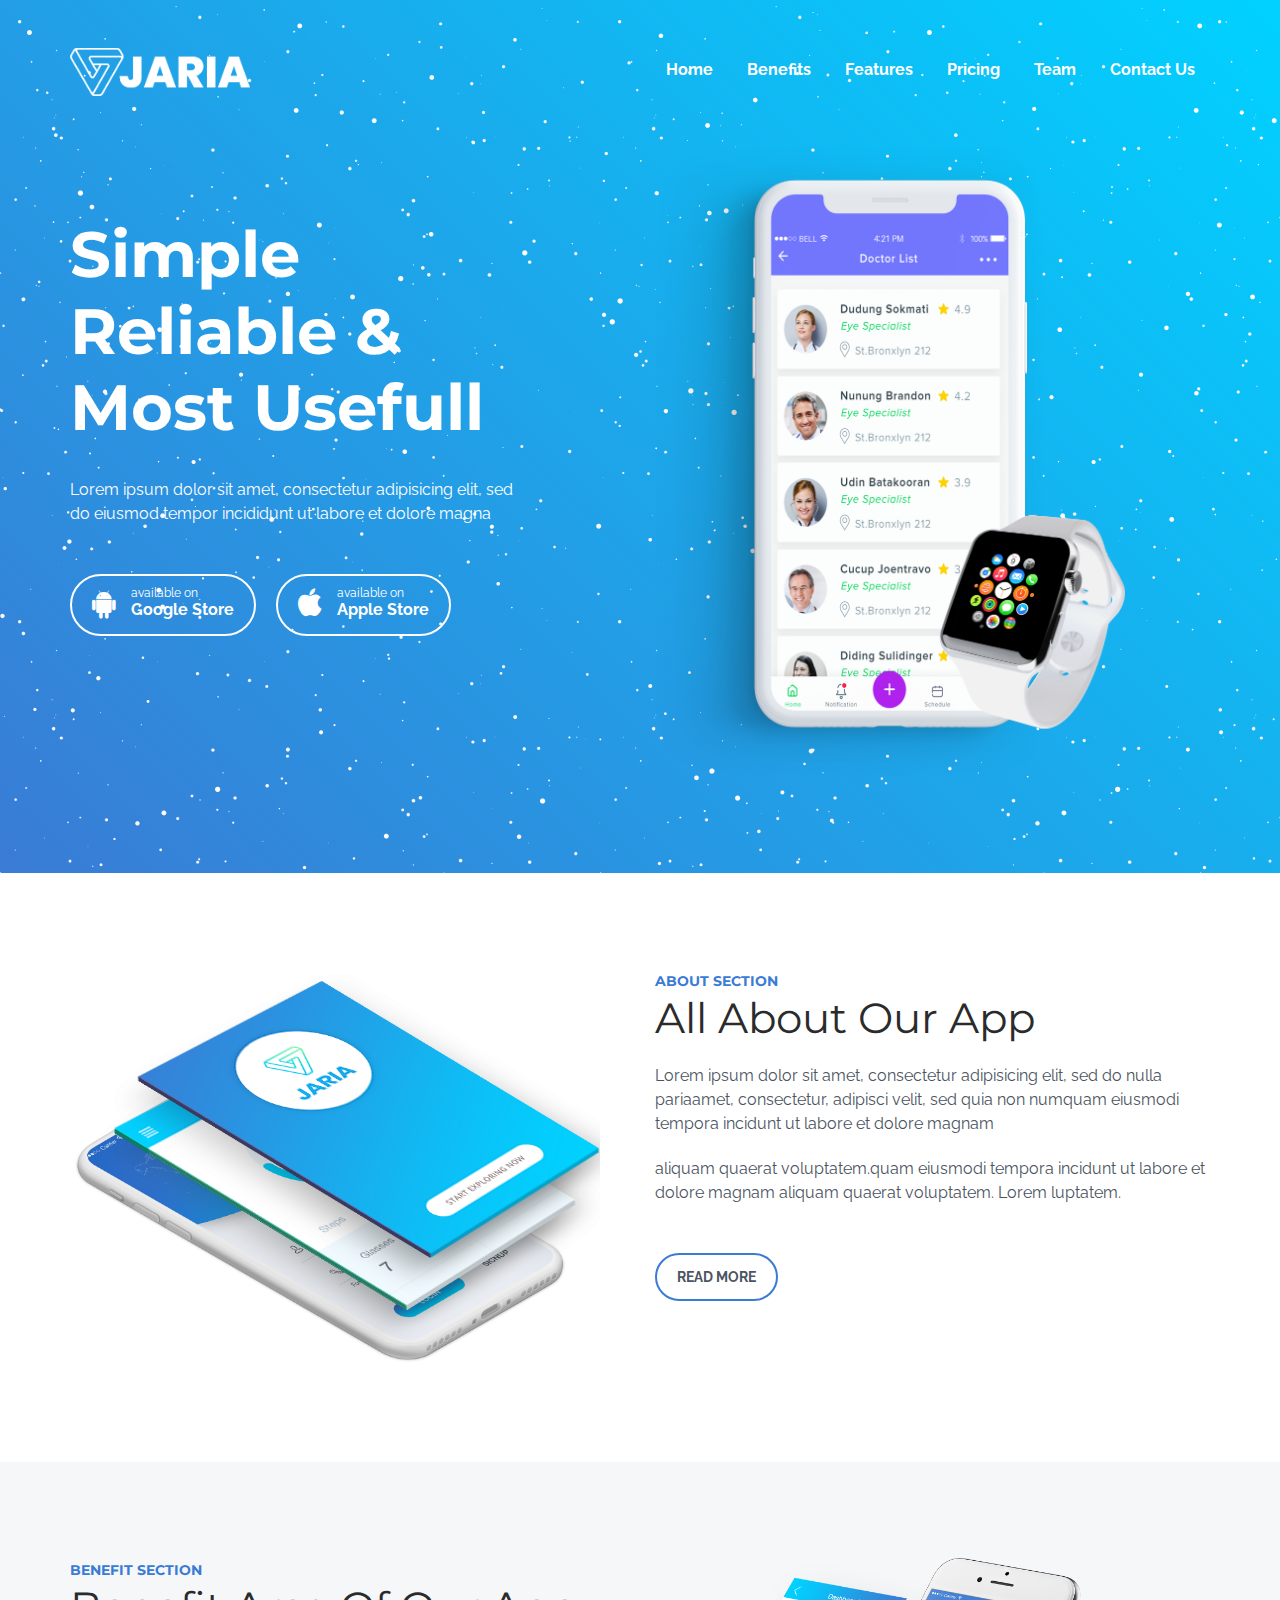
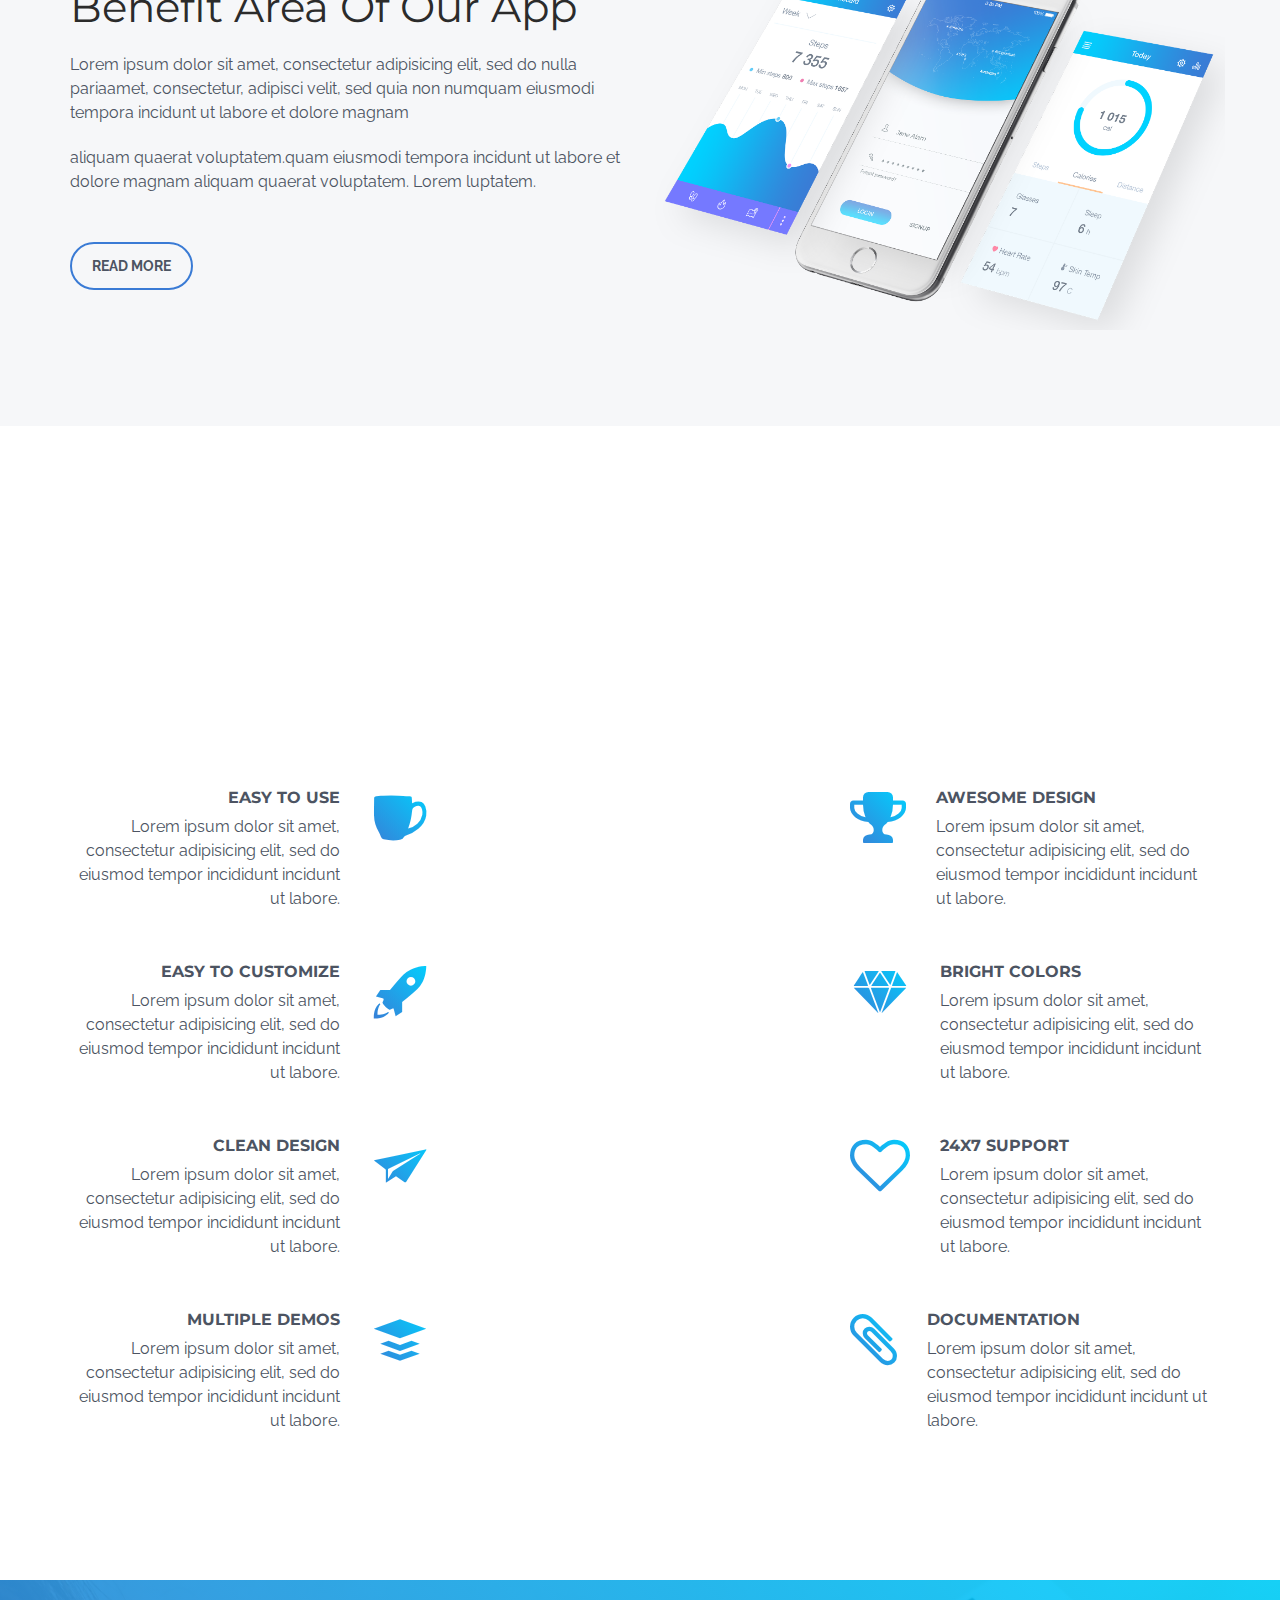
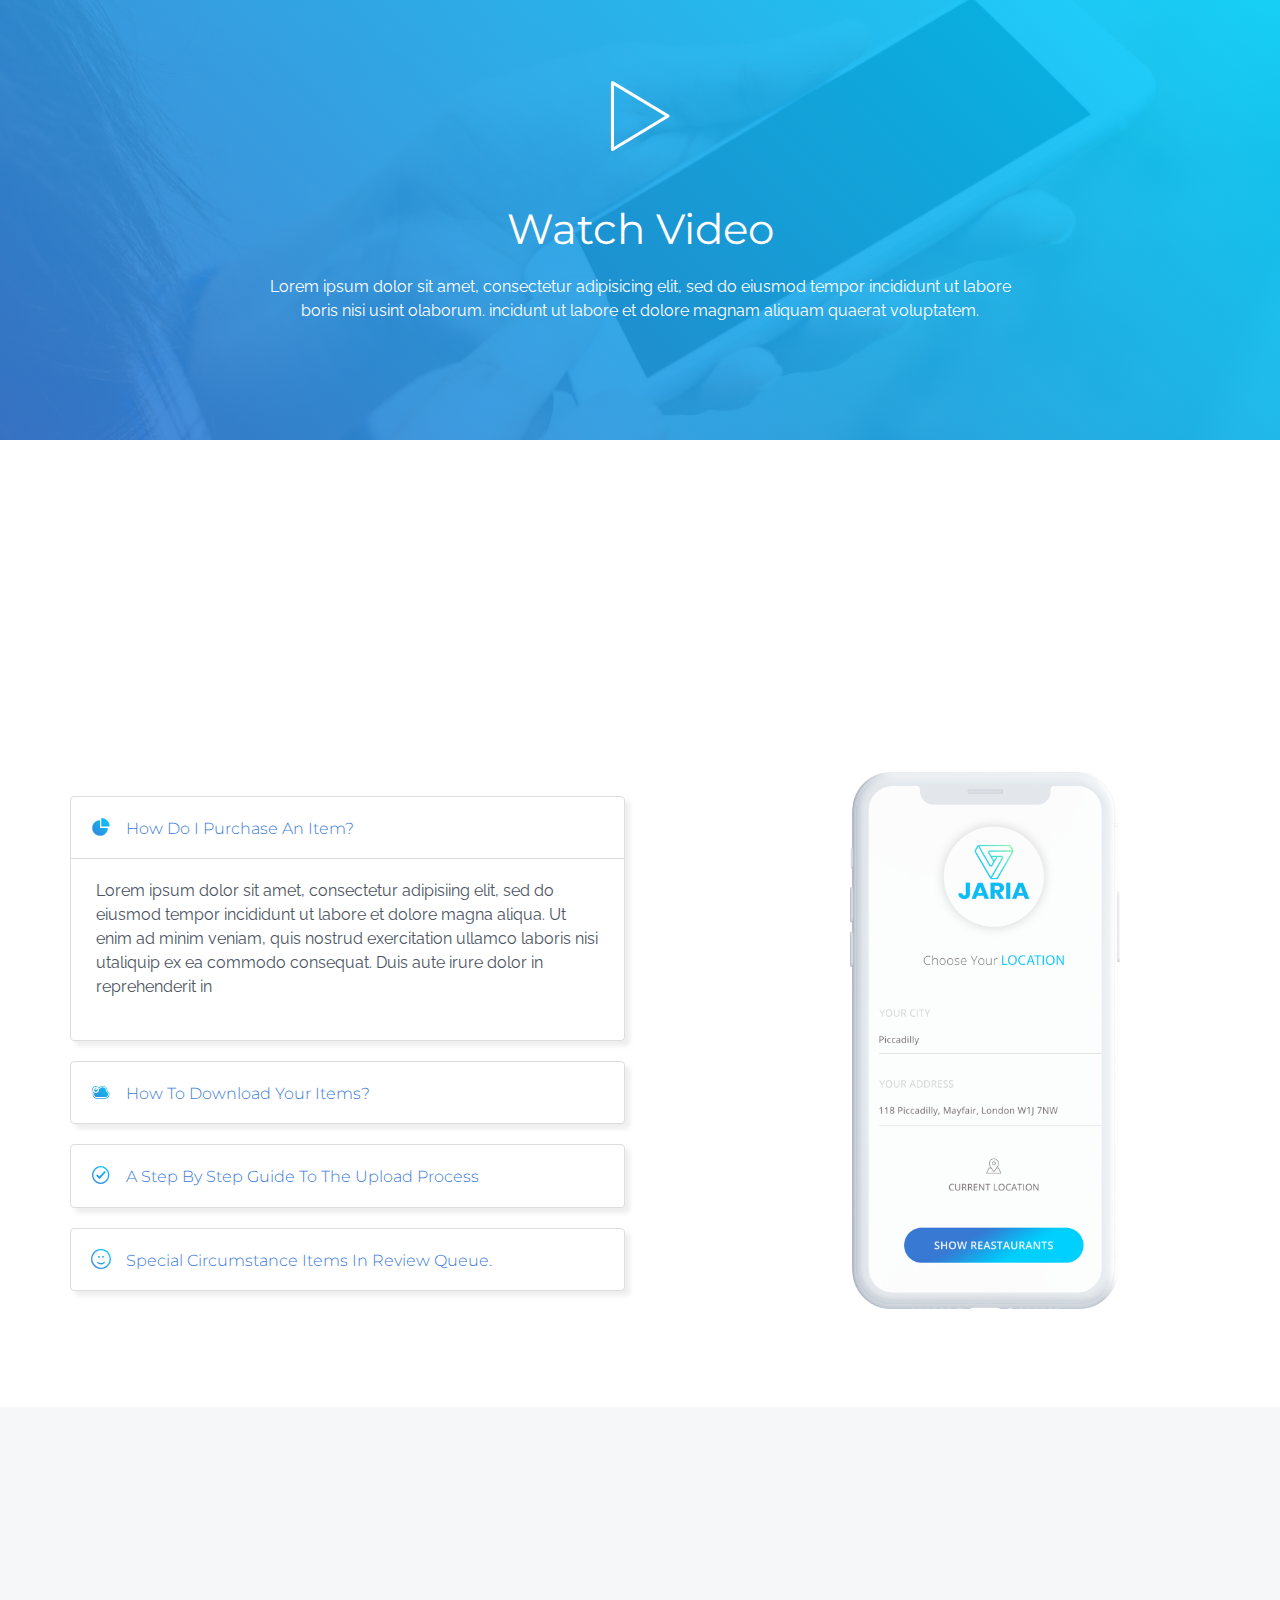
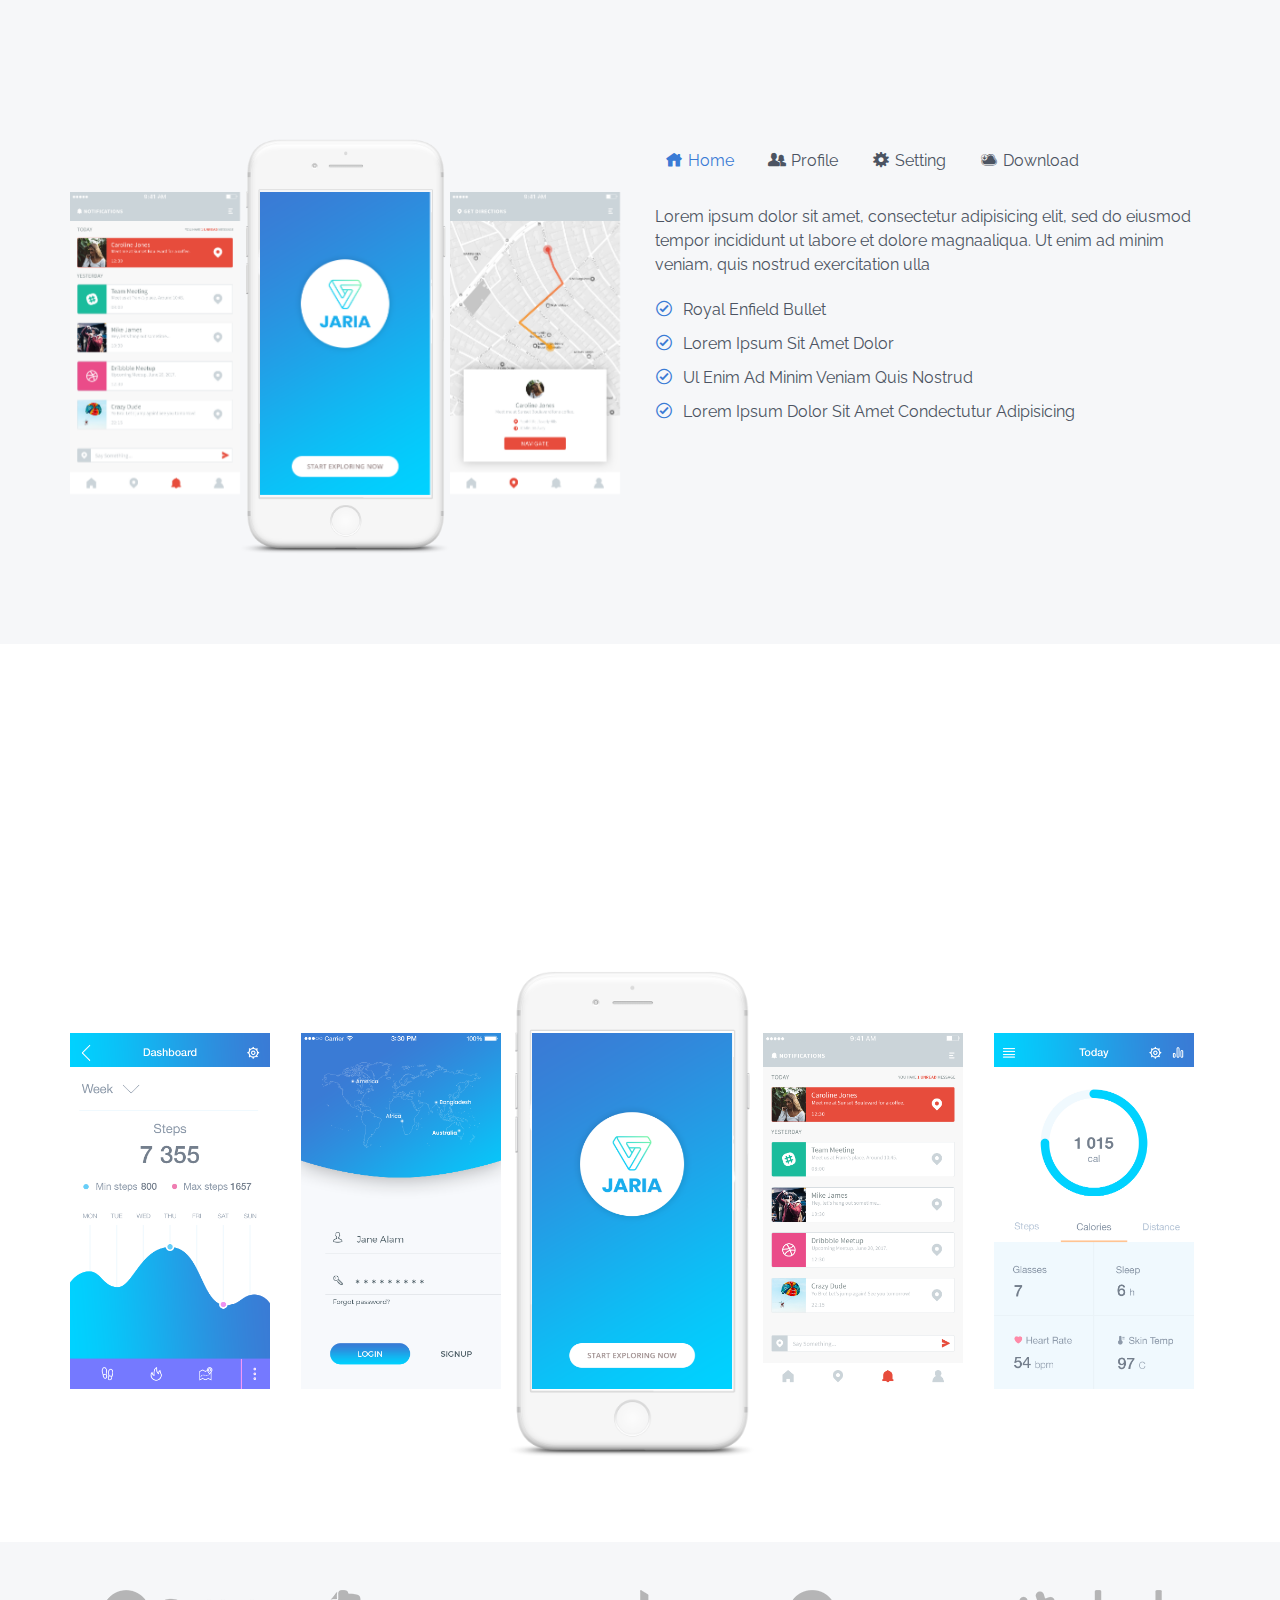
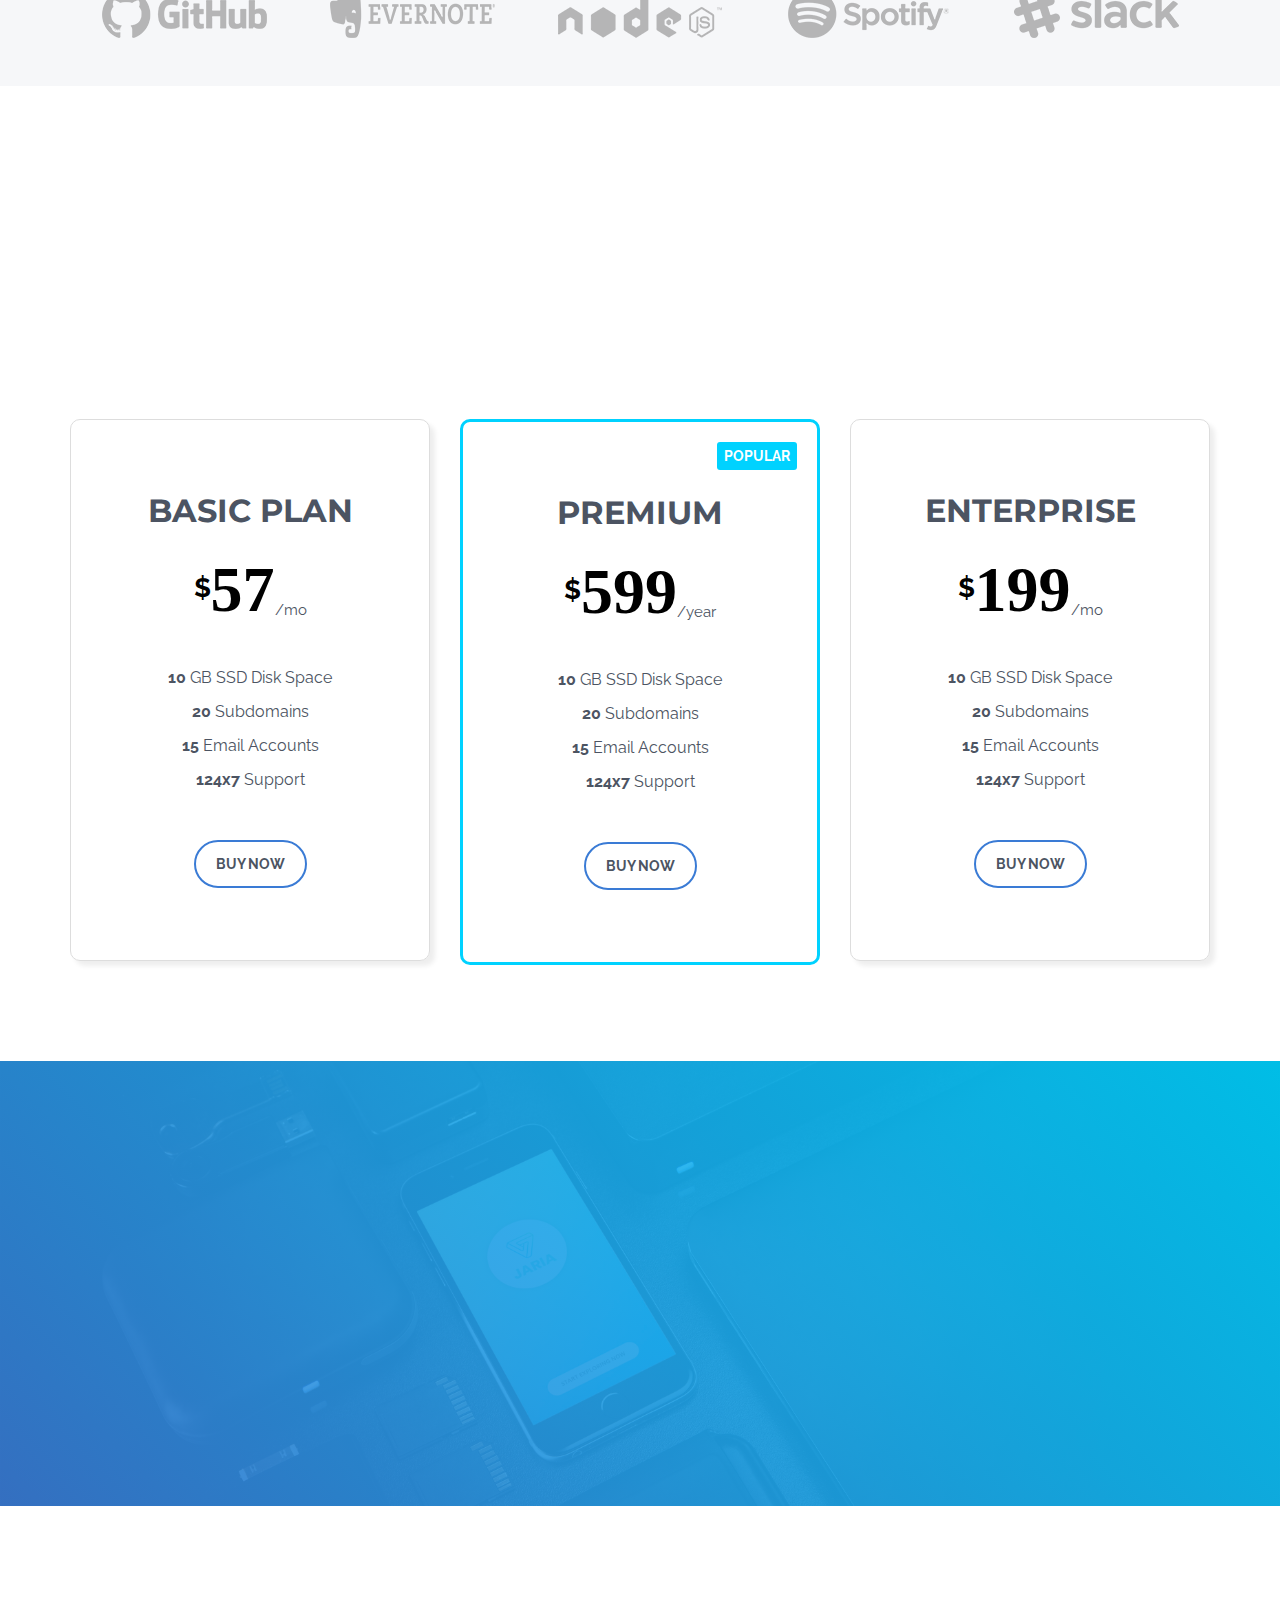
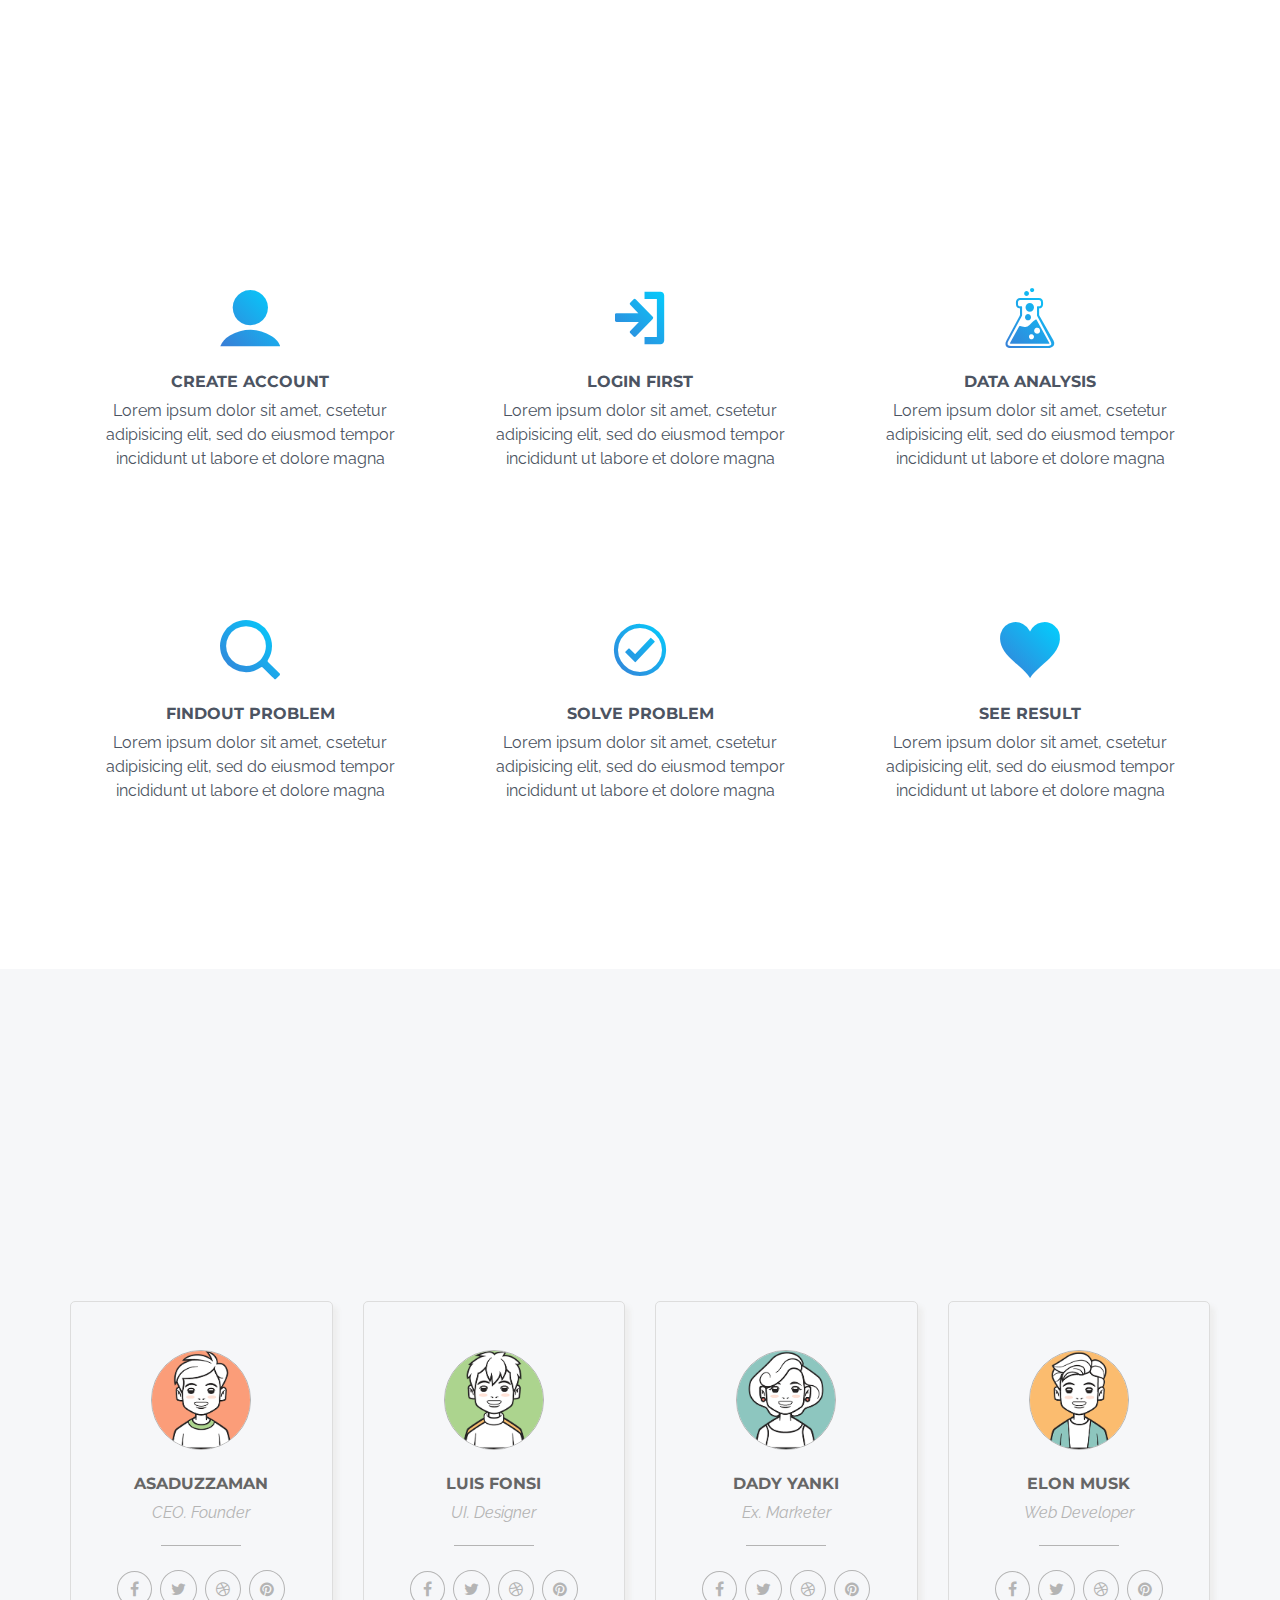
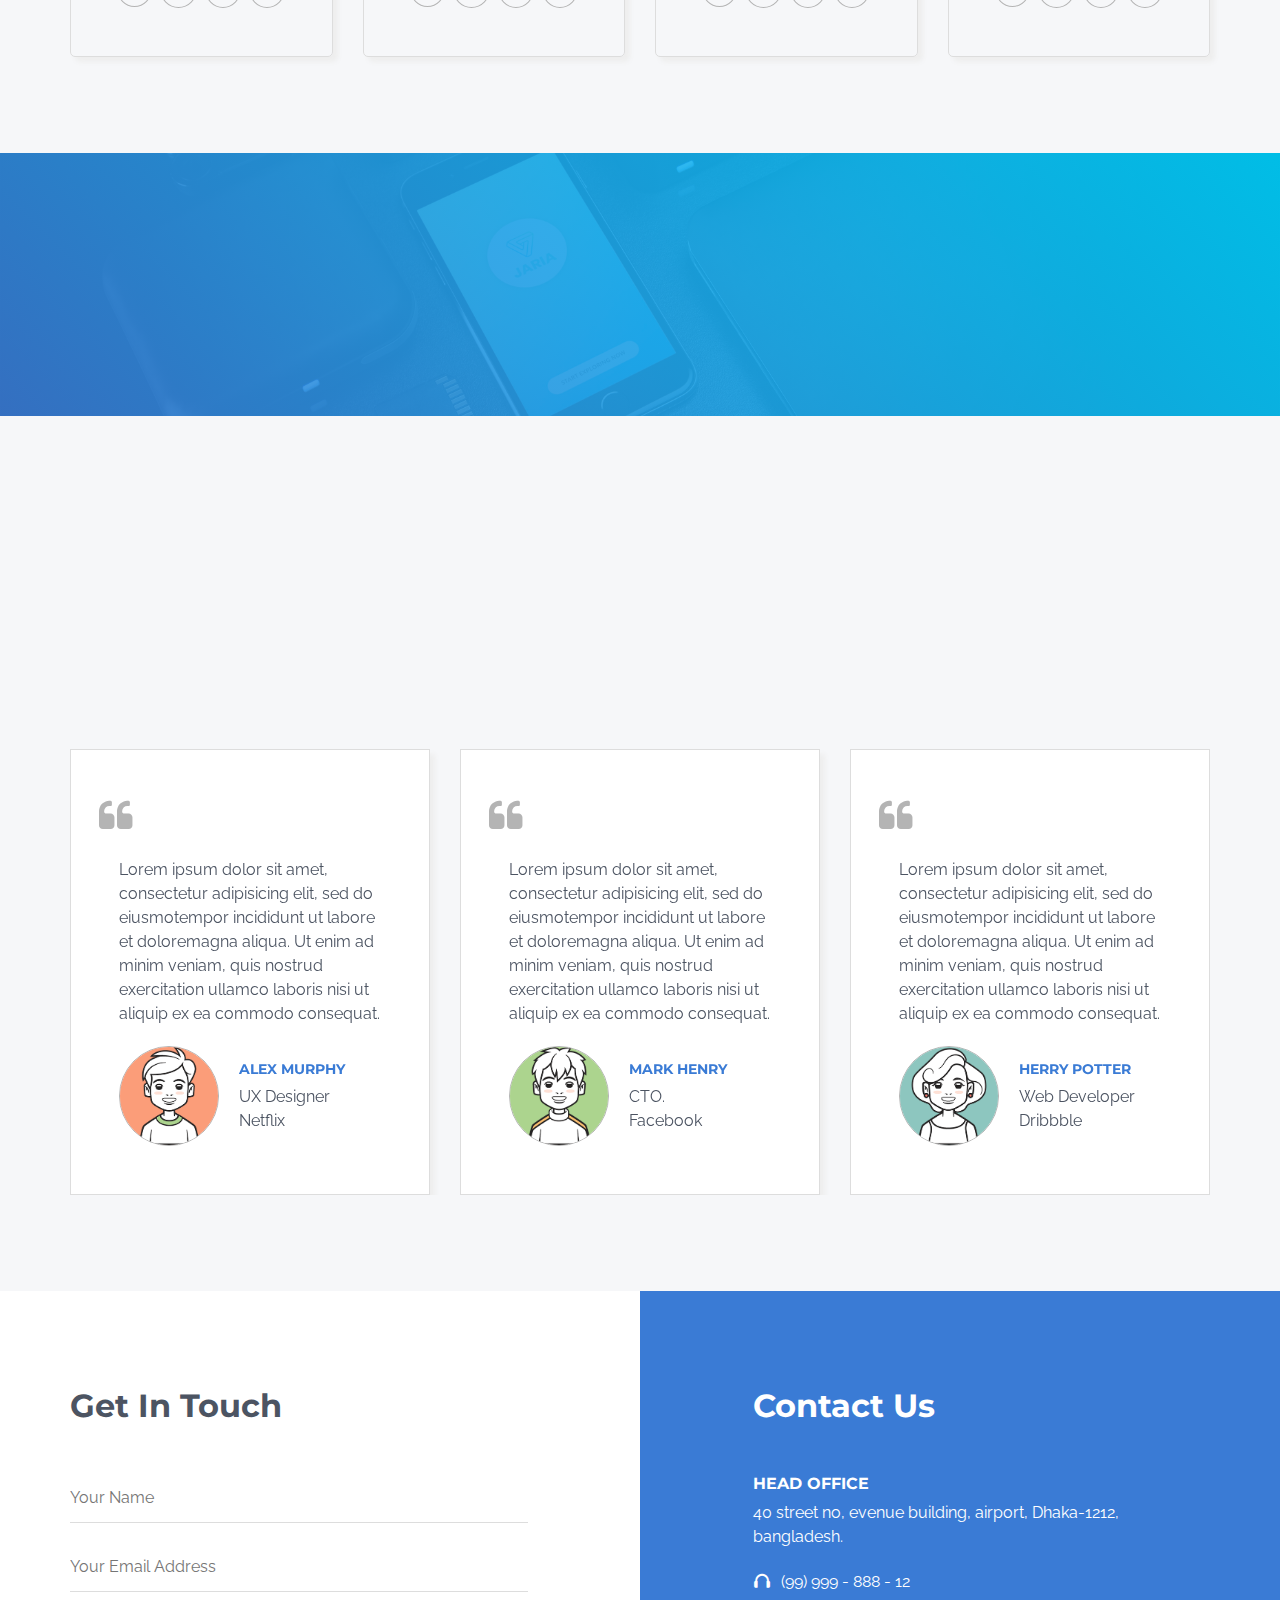
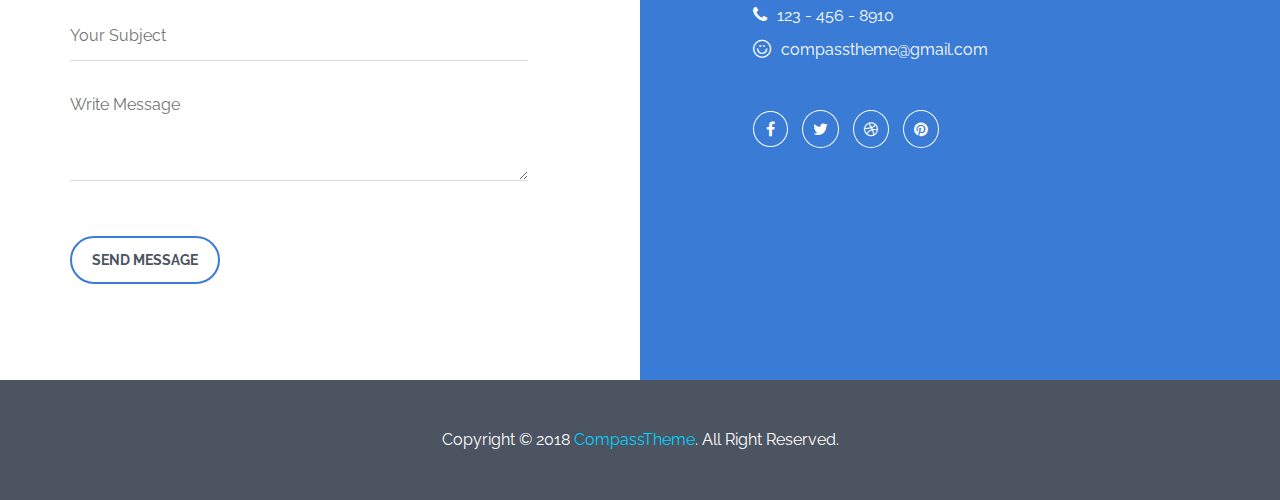
<file: snow/index.html>
<!DOCTYPE HTML>
<html lang="en-US">

<head>
    <!-- meta-tag -->
    <meta charset="UTF-8">
    <meta http-equiv="X-UA-Compatible" content="IE=edge">
    <meta name="viewport" content="width=device-width, initial-scale=1.0">
    <!-- page-title -->
    <title>Snow || Jaria - App Landing HTML Template</title>
    <!-- favicon icon -->
    <link rel="shortcut icon" type="image/x-icon" href="assets/images/favicon.png" />
    <!-- google-font -->
    <link href="https://fonts.googleapis.com/css?family=Montserrat:300,400,700" rel="stylesheet">
    <link href="https://fonts.googleapis.com/css?family=Raleway:400,400i,700" rel="stylesheet">
    <!-- stylesheet -->
    <link rel="stylesheet" href="assets/css/bootstrap.min.css">
    <link rel="stylesheet" href="assets/css/font-awesome.min.css">
    <link rel="stylesheet" href="assets/css/icofont.css">
    <link rel="stylesheet" href="assets/css/animate.css">
    <link rel="stylesheet" href="assets/css/magnific-popup.css">
    <link rel="stylesheet" href="assets/css/owl.carousel.min.css">
    <link rel="stylesheet" href="style.css">
    <link rel="stylesheet" href="assets/css/responsive.css">

    <!--[if lt IE 9]>
			<script src="//oss.maxcdn.com/html5shiv/3.7.2/html5shiv.min.js"></script>
			<script src="//oss.maxcdn.com/respond/1.4.2/respond.min.js"></script>
		<![endif]-->
</head>

<body>
    <!-- jaria-preloader -->
    <div class="jaria-preloader">
        <div class="spinner">
            <div class="double-bounce1"></div>
            <div class="double-bounce2"></div>
        </div>
    </div>
    <!-- end-jaria-preloader -->

    <!-- header-area-starts -->
    <header class="header-area" id="home">
        <div class="header-top-area">
            <div class="container">
                <div class="row">
                    <div class="col-md-3">
                        <div class="logo-area">
                            <a href="#"><img src="assets/images/logo.png" alt="logo" /></a>
                        </div>
                        <!-- end-logo-area -->
                    </div>
                    <div class="col-md-9">
                        <nav class="main-menu">
                            <div class="custom-navbar">
                                <i class="icofont icofont-navigation-menu"></i>
                            </div>
                            <!-- end-custom-navbar -->
                            <ul>
                                <li><a href="#home">home</a></li>
                                <li><a href="#benefit">benefits</a></li>
                                <li><a href="#feature">features</a></li>
                                <li><a href="#pricing">pricing</a></li>
                                <li><a href="#team">team</a></li>
                                <li><a href="#contact">contact us</a></li>
                            </ul>
                        </nav>
                        <!-- end-main-menu -->
                    </div>
                </div>
                <!-- end-row -->
            </div>
            <!-- end-container -->
        </div>
        <!-- end-header-top-area -->
        <div class="welcome-area">
            <div class="container">
                <div class="row">
                    <div class="col-lg-5 col-md-6 wow fadeInLeft">
                        <div class="welcome-text">
                            <h1>simple reliable & most usefull</h1>
                            <p>Lorem ipsum dolor sit amet, consectetur adipisicing elit, sed do eiusmod tempor incididunt ut labore et dolore magna</p>
                            <div class="welcome-btn">
                                <a href="#" class="google-store-btn">
                                    <div class="google-icon">
                                        <i class="fa fa-android"></i>
                                    </div>
                                    <!-- end-google-icon -->
                                    <div class="google-text text-left">
                                        <span class="small-span">available on</span>
                                        <span class="large-span">google store</span>
                                    </div>
                                    <!-- end-google-text -->
                                </a>
                                <!-- end-google-store-btn -->
                                <a href="#" class="apple-store-btn">
                                    <div class="apple-icon">
                                        <i class="fa fa-apple"></i>
                                    </div>
                                    <!-- end-apple-icon -->
                                    <div class="apple-text text-left">
                                        <span class="small-span">available on</span>
                                        <span class="large-span">apple store</span>
                                    </div>
                                    <!-- end-apple-text -->
                                </a>
                                <!-- end-apple-store-btn -->
                            </div>
                            <!-- end-welcome-btn -->
                        </div>
                        <!-- end-welcome-text -->
                    </div>
                    <div class="col-md-6 col-lg-offset-1 wow fadeInRight">
                        <div class="welcome-image">
                            <img src="assets/images/welcome-mobile.png" alt="mobile" />
                        </div>
                        <!-- end-welcome-image -->
                    </div>
                </div>
                <!-- end-row -->
            </div>
            <!-- end-container -->
        </div>
        <!-- end-welcome-area -->
		<div class="snow"></div>
		<div class="snow2"></div>
		<!-- end-snow-effects -->
    </header>
    <!-- end-header-area -->

    <!-- about-area-starts -->
    <section class="about-area section-padding" id="about">
        <div class="container">
            <div class="row">
                <div class="col-md-6">
                    <div class="about-image">
                        <img src="assets/images/about-mobile.png" alt="mobile" />
                    </div>
                    <!-- end-about-image -->
                </div>
                <div class="col-md-6">
                    <div class="about-content">
                        <span class="top-span">about section</span>
                        <h2>all about our app</h2>
                        <p>Lorem ipsum dolor sit amet, consectetur adipisicing elit, sed do nulla pariaamet, consectetur, adipisci velit, sed quia non numquam eiusmodi tempora incidunt ut labore et dolore magnam</p>
                        <p>aliquam quaerat voluptatem.quam eiusmodi tempora incidunt ut labore et dolore magnam aliquam quaerat voluptatem. Lorem luptatem.</p>
                        <div class="about-btn">
                            <a href="#" class="custom-btn">read more</a>
                        </div>
                        <!-- end-about-btn -->
                    </div>
                    <!-- end-about-content -->
                </div>
            </div>
            <!-- end-row -->
        </div>
        <!-- end-container -->
    </section>
    <!-- end-about-area -->

    <!-- benefit-area-starts -->
    <section class="benefit-area section-padding" id="benefit">
        <div class="container">
            <div class="row">
                <div class="col-md-6">
                    <div class="benefit-content">
                        <span class="top-span">benefit section</span>
                        <h2>benefit area of our app</h2>
                        <p>Lorem ipsum dolor sit amet, consectetur adipisicing elit, sed do nulla pariaamet, consectetur, adipisci velit, sed quia non numquam eiusmodi tempora incidunt ut labore et dolore magnam</p>
                        <p>aliquam quaerat voluptatem.quam eiusmodi tempora incidunt ut labore et dolore magnam aliquam quaerat voluptatem. Lorem luptatem.</p>
                        <div class="benefit-btn">
                            <a href="#" class="custom-btn">read more</a>
                        </div>
                        <!-- end-benefit-btn -->
                    </div>
                    <!-- end-benefit-content -->
                </div>
                <div class="col-md-6">
                    <div class="benefit-image">
                        <img src="assets/images/benefit-mobile.png" alt="mobile" />
                    </div>
                    <!-- end-benefit-image -->
                </div>
            </div>
            <!-- end-row -->
        </div>
        <!-- end-container -->
    </section>
    <!-- end-benefit-area -->

    <!-- features-area-starts -->
    <section class="features-area section-padding" id="feature">
        <div class="container">
            <div class="row">
                <div class="col-md-8 col-md-offset-2 wow fadeInUp">
                    <div class="section-top text-center">
                        <span class="top-span">feature section</span>
                        <h2>awesome features</h2>
                        <p>Lorem ipsum dolor sit amet, consectetur adipisicing elit, sed do eiusmod tempor incididunt ut labore boris nisi usint olaborum. incidunt ut labore et dolore magnam aliquam quaerat voluptatem.</p>
                    </div>
                    <!-- end-section-top -->
                </div>
            </div>
            <!-- end-row -->
            <div class="row">
                <div class="features-content section-margin">
                    <div class="col-md-4">
                        <div class="single-features single-features-mobile">
                            <div class="single-features-text features-text-right">
                                <h4>easy to use</h4>
                                <p>Lorem ipsum dolor sit amet, consectetur adipisicing elit, sed do eiusmod tempor incididunt incidunt ut labore.</p>
                            </div>
                            <!-- end-single-features-text -->
                            <div class="single-features-icon icon-margin-left">
                                <i class="icofont icofont-coffee-cup"></i>
                            </div>
                            <!-- end-single-features-icon -->
                        </div>
                        <!-- end-single-features -->
                        <div class="single-features single-features-mobile">
                            <div class="single-features-text features-text-right">
                                <h4>easy to customize</h4>
                                <p>Lorem ipsum dolor sit amet, consectetur adipisicing elit, sed do eiusmod tempor incididunt incidunt ut labore.</p>
                            </div>
                            <!-- end-single-features-text -->
                            <div class="single-features-icon icon-margin-left">
                                <i class="icofont icofont-rocket"></i>
                            </div>
                            <!-- end-single-features-icon -->
                        </div>
                        <!-- end-single-features -->
                        <div class="single-features single-features-mobile">
                            <div class="single-features-text features-text-right">
                                <h4>clean design</h4>
                                <p>Lorem ipsum dolor sit amet, consectetur adipisicing elit, sed do eiusmod tempor incididunt incidunt ut labore.</p>
                            </div>
                            <!-- end-single-features-text -->
                            <div class="single-features-icon icon-margin-left">
                                <i class="icofont icofont-paper-plane"></i>
                            </div>
                            <!-- end-single-features-icon -->
                        </div>
                        <!-- end-single-features -->
                        <div class="single-features single-features-mobile">
                            <div class="single-features-text features-text-right">
                                <h4>multiple demos</h4>
                                <p>Lorem ipsum dolor sit amet, consectetur adipisicing elit, sed do eiusmod tempor incididunt incidunt ut labore.</p>
                            </div>
                            <!-- end-single-features-text -->
                            <div class="single-features-icon icon-margin-left">
                                <i class="icofont icofont-layers"></i>
                            </div>
                            <!-- end-single-features-icon -->
                        </div>
                        <!-- end-single-features -->
                    </div>
                    <div class="col-md-4 wow">
                        <div class="features-image">
                            <img src="assets/images/features-mobile.png" alt="mobile" />
                        </div>
                        <!-- end-features-image -->
                    </div>
                    <div class="col-md-4">
                        <div class="single-features">
                            <div class="single-features-icon icon-margin-right">
                                <i class="fa fa-trophy"></i>
                            </div>
                            <!-- end-single-features-icon -->
                            <div class="single-features-text">
                                <h4>awesome design</h4>
                                <p>Lorem ipsum dolor sit amet, consectetur adipisicing elit, sed do eiusmod tempor incididunt incidunt ut labore.</p>
                            </div>
                            <!-- end-single-features-text -->
                        </div>
                        <!-- end-single-features -->
                        <div class="single-features">
                            <div class="single-features-icon icon-margin-right">
                                <i class="icofont icofont-diamond"></i>
                            </div>
                            <!-- end-single-features-icon -->
                            <div class="single-features-text">
                                <h4>bright colors</h4>
                                <p>Lorem ipsum dolor sit amet, consectetur adipisicing elit, sed do eiusmod tempor incididunt incidunt ut labore.</p>
                            </div>
                            <!-- end-single-features-text -->
                        </div>
                        <!-- end-single-features -->
                        <div class="single-features">
                            <div class="single-features-icon icon-margin-right">
                                <i class="fa fa-heart-o"></i>
                            </div>
                            <!-- end-single-features-icon -->
                            <div class="single-features-text">
                                <h4>24x7 support</h4>
                                <p>Lorem ipsum dolor sit amet, consectetur adipisicing elit, sed do eiusmod tempor incididunt incidunt ut labore.</p>
                            </div>
                            <!-- end-single-features-text -->
                        </div>
                        <!-- end-single-features -->
                        <div class="single-features">
                            <div class="single-features-icon icon-margin-right">
                                <i class="fa fa-paperclip"></i>
                            </div>
                            <!-- end-single-features-icon -->
                            <div class="single-features-text">
                                <h4>documentation</h4>
                                <p>Lorem ipsum dolor sit amet, consectetur adipisicing elit, sed do eiusmod tempor incididunt incidunt ut labore.</p>
                            </div>
                            <!-- end-single-features-text -->
                        </div>
                        <!-- end-single-features -->
                    </div>
                </div>
                <!-- end-features-content -->
            </div>
            <!-- end-row -->
        </div>
        <!-- end-container -->
    </section>
    <!-- end-features-area -->

    <!-- video-area-starts -->
    <section class="video-area text-center" id="video">
        <div class="video-shade section-padding">
            <div class="container">
                <div class="row">
                    <div class="col-md-8 col-md-offset-2">
                        <div class="video-icon">
                            <a href="https://www.youtube.com/watch?v=MljARGytuNo"><i class="icofont icofont-play"></i></a>
                        </div>
                        <!-- end-video-icon -->
                        <h2>watch video</h2>
                        <p>Lorem ipsum dolor sit amet, consectetur adipisicing elit, sed do eiusmod tempor incididunt ut labore boris nisi usint olaborum. incidunt ut labore et dolore magnam aliquam quaerat voluptatem.</p>
                    </div>
                </div>
                <!-- end-row -->
            </div>
            <!-- end-container -->
        </div>
        <!-- end-video-shade -->
    </section>
    <!-- end-video-area -->

    <!-- faq-area-starts -->
    <section class="faq-area section-padding" id="faq">
        <div class="container">
            <div class="row">
                <div class="col-md-8 col-md-offset-2 wow fadeInUp">
                    <div class="section-top text-center">
                        <span class="top-span">faq section</span>
                        <h2>frequently asked questions</h2>
                        <p>Lorem ipsum dolor sit amet, consectetur adipisicing elit, sed do eiusmod tempor incididunt ut labore boris nisi usint olaborum. incidunt ut labore et dolore magnam aliquam quaerat voluptatem.</p>
                    </div>
                    <!-- end-section-top -->
                </div>
            </div>
            <!-- end-row -->
            <div class="row">
                <div class="faq-content section-margin">
                    <div class="col-md-6">
                        <div class="panel-group" id="accordion">
                            <div class="panel panel-default">
                                <div class="panel-heading">
                                    <h4 class="panel-title"><i class="icofont icofont-pie"></i><a data-toggle="collapse" data-parent="#accordion" href="#collapse1">how do i purchase an item?</a></h4>
                                </div>
                                <div id="collapse1" class="panel-collapse collapse in">
                                    <div class="panel-body">
                                        <p>Lorem ipsum dolor sit amet, consectetur adipisiing elit, sed do eiusmod tempor incididunt ut labore et dolore magna aliqua. Ut enim ad minim veniam, quis nostrud exercitation ullamco laboris nisi utaliquip ex ea commodo consequat. Duis aute irure dolor in reprehenderit in</p>
                                    </div>
                                </div>
                            </div>
                            <!-- end-pannel -->
                            <div class="panel panel-default">
                                <div class="panel-heading">
                                    <h4 class="panel-title"><i class="icofont icofont-cloud-download"></i><a data-toggle="collapse" data-parent="#accordion" href="#collapse2">how to download your items?</a></h4>
                                </div>
                                <div id="collapse2" class="panel-collapse collapse">
                                    <div class="panel-body">
                                        <p>Lorem ipsum dolor sit amet, consectetur adipisiing elit, sed do eiusmod tempor incididunt ut labore et dolore magna aliqua. Ut enim ad minim veniam, quis nostrud exercitation ullamco laboris nisi utaliquip ex ea commodo consequat. Duis aute irure dolor in reprehenderit in</p>
                                    </div>
                                </div>
                            </div>
                            <!-- end-pannel -->
                            <div class="panel panel-default">
                                <div class="panel-heading">
                                    <h4 class="panel-title"><i class="icofont icofont-check-circled"></i><a data-toggle="collapse" data-parent="#accordion" href="#collapse3">a step by step guide to the upload process</a></h4>
                                </div>
                                <div id="collapse3" class="panel-collapse collapse">
                                    <div class="panel-body">
                                        <p>Lorem ipsum dolor sit amet, consectetur adipisiing elit, sed do eiusmod tempor incididunt ut labore et dolore magna aliqua. Ut enim ad minim veniam, quis nostrud exercitation ullamco laboris nisi utaliquip ex ea commodo consequat. Duis aute irure dolor in reprehenderit in</p>
                                    </div>
                                </div>
                            </div>
                            <!-- end-pannel -->
                            <div class="panel panel-default">
                                <div class="panel-heading">
                                    <h4 class="panel-title"><i class="icofont icofont-emo-slightly-smile"></i><a data-toggle="collapse" data-parent="#accordion" href="#collapse4">special circumstance items in review queue.</a></h4>
                                </div>
                                <div id="collapse4" class="panel-collapse collapse">
                                    <div class="panel-body">
                                        <p>Lorem ipsum dolor sit amet, consectetur adipisiing elit, sed do eiusmod tempor incididunt ut labore et dolore magna aliqua. Ut enim ad minim veniam, quis nostrud exercitation ullamco laboris nisi utaliquip ex ea commodo consequat. Duis aute irure dolor in reprehenderit in</p>
                                    </div>
                                </div>
                            </div>
                            <!-- end-pannel -->
                        </div>
                        <!-- end-accordion -->
                    </div>
                    <div class="col-md-4 col-md-offset-2">
                        <div class="faq-image">
                            <img src="assets/images/faq-mobile.png" alt="mobile" />
                        </div>
                        <!-- end-faq-image -->
                    </div>
                </div>
                <!-- end-faq-content -->
            </div>
            <!-- end-row -->
        </div>
        <!-- end-container -->
    </section>
    <!-- end-faq-area -->

    <!-- tab-area-starts -->
    <section class="tab-area section-padding" id="tab">
        <div class="container">
            <div class="row">
                <div class="col-md-8 col-md-offset-2 wow fadeInUp">
                    <div class="section-top text-center">
                        <span class="top-span">tab section</span>
                        <h2>tabbed showcase</h2>
                        <p>Lorem ipsum dolor sit amet, consectetur adipisicing elit, sed do eiusmod tempor incididunt ut labore boris nisi usint olaborum. incidunt ut labore et dolore magnam aliquam quaerat voluptatem.</p>
                    </div>
                    <!-- end-section-top -->
                </div>
            </div>
            <!-- end-row -->
            <div class="row">
                <div class="tab-content section-margin">
                    <div class="col-md-6">
                        <div class="tab-content-left">
                            <div class="tab-mobile">
                                <img src="assets/images/tab-mobile.png" alt="mobile" />
                            </div>
                            <!-- end-tab-mobile -->
                            <div class="tab-slider owl-carousel">
                                <div class="tab-single-slide">
                                    <img src="assets/images/screenshot-1.png" alt="screenshot" />
                                </div>
                                <!-- end-tab-single-slide -->
                                <div class="tab-single-slide">
                                    <img src="assets/images/screenshot-2.png" alt="screenshot" />
                                </div>
                                <!-- end-tab-single-slide -->
                                <div class="tab-single-slide">
                                    <img src="assets/images/screenshot-3.png" alt="screenshot" />
                                </div>
                                <!-- end-tab-single-slide -->
                            </div>
                            <!-- end-tab-slider -->
                        </div>
                        <!-- end-tab-content-left -->
                    </div>
                    <div class="col-md-6">
                        <div class="tab-accordion">
                            <div class="tab">
                                <ul>
                                    <li class="tab-one active">
                                        <i class="icofont icofont-home"><span>home</span></i>
                                    </li>
                                    <li class="tab-second">
                                        <i class="icofont icofont-users-alt-4"><span>profile</span></i>
                                    </li>
                                    <li class="tab-three">
                                        <i class="icofont icofont-gear"><span>setting</span></i>
                                    </li>
                                    <li class="tab-four">
                                        <i class="icofont icofont-cloud-download"><span>download</span></i>
                                    </li>
                                </ul>
                            </div>
                            <!-- end-tab -->
                            <div class="tab-content">
                                <div class="tab-one-content lost active">
                                    <p>Lorem ipsum dolor sit amet, consectetur adipisicing elit, sed do eiusmod tempor incididunt ut labore et dolore magnaaliqua. Ut enim ad minim veniam, quis nostrud exercitation ulla</p>
                                    <ul>
                                        <li>
                                            <i class="icofont icofont-check-circled"></i><span>royal enfield bullet</span>
                                        </li>
                                        <li>
                                            <i class="icofont icofont-check-circled"></i><span>lorem ipsum sit amet dolor</span>
                                        </li>
                                        <li>
                                            <i class="icofont icofont-check-circled"></i><span>ul enim ad minim veniam quis nostrud</span>
                                        </li>
                                        <li>
                                            <i class="icofont icofont-check-circled"></i><span>lorem ipsum dolor sit amet condectutur adipisicing</span>
                                        </li>
                                    </ul>
                                </div>
                                <!-- end-tab-one-content -->
                                <div class="tab-second-content lost">
                                    <p>Lorem ipsum dolor sit amet, consectetur adipisicing elit, sed do eiusmod tempor incididunt ut labore et dolore magnaaliqua. Ut enim ad minim veniam, quis nostrud exercitation ulla</p>
                                    <ul>
                                        <li>
                                            <i class="icofont icofont-check-circled"></i><span>royal enfield bullet</span>
                                        </li>
                                        <li>
                                            <i class="icofont icofont-check-circled"></i><span>lorem ipsum sit amet dolor</span>
                                        </li>
                                        <li>
                                            <i class="icofont icofont-check-circled"></i><span>ul enim ad minim veniam quis nostrud</span>
                                        </li>
                                    </ul>
                                </div>
                                <!-- end-tab-second-content -->
                                <div class="tab-three-content lost">
                                    <p>Lorem ipsum dolor sit amet, consectetur adipisicing elit, sed do eiusmod tempor incididunt ut labore et dolore magnaaliqua. Ut enim ad minim veniam, quis nostrud exercitation ulla</p>
                                    <ul>
                                        <li>
                                            <i class="icofont icofont-check-circled"></i><span>royal enfield bullet</span>
                                        </li>
                                        <li>
                                            <i class="icofont icofont-check-circled"></i><span>lorem ipsum dolor sit amet condectutur adipisicing</span>
                                        </li>
                                        <li>
                                            <i class="icofont icofont-check-circled"></i><span>lorem ipsum sit amet dolor</span>
                                        </li>
                                        <li>
                                            <i class="icofont icofont-check-circled"></i><span>ul enim ad minim veniam quis nostrud</span>
                                        </li>
                                        <li>
                                            <i class="icofont icofont-check-circled"></i><span>lorem ipsum dolor sit amet condectutur adipisicing</span>
                                        </li>
                                    </ul>
                                </div>
                                <!-- end-tab-three-content -->
                                <div class="tab-four-content lost">
                                    <p>Lorem ipsum dolor sit amet, consectetur adipisicing elit, sed do eiusmod tempor incididunt ut labore et dolore magnaaliqua. Ut enim ad minim veniam, quis nostrud exercitation ulla</p>
                                    <ul>
                                        <li>
                                            <i class="icofont icofont-check-circled"></i><span>royal enfield bullet</span>
                                        </li>
                                        <li>
                                            <i class="icofont icofont-check-circled"></i><span>lorem ipsum sit amet dolor</span>
                                        </li>
                                    </ul>
                                </div>
                                <!-- end-tab-four-content -->
                                <div class="tab-two-content lost"></div>
                                <!-- end-tab-tow-content -->
                            </div>
                            <!-- end-tab-content -->
                        </div>
                        <!-- end-tab-accordion -->
                    </div>
                </div>
                <!-- end-tab-content -->
            </div>
            <!-- end-row -->
        </div>
        <!-- end-container -->
    </section>
    <!-- end-tab-area -->

    <!-- screenshot-area-starts -->
    <section class="screenshot-area section-padding" id="screenshot">
        <div class="container">
            <div class="row">
                <div class="col-md-8 col-md-offset-2 wow fadeInUp">
                    <div class="section-top text-center">
                        <span class="top-span">screenshot section</span>
                        <h2>screenshots showcase</h2>
                        <p>Lorem ipsum dolor sit amet, consectetur adipisicing elit, sed do eiusmod tempor incididunt ut labore boris nisi usint olaborum. incidunt ut labore et dolore magnam aliquam quaerat voluptatem.</p>
                    </div>
                    <!-- end-section-top -->
                </div>
            </div>
            <!-- end-row -->
            <div class="row">
                <div class="col-md-12">
                    <div class="screenshot-content section-margin">
                        <div class="screenshot-mobile">
                            <img src="assets/images/tab-mobile.png" alt="mobile" />
                        </div>
                        <!-- end-screenshot-mobile -->
                        <div class="screenshot-slider owl-carousel">
                            <div class="screenshot-single-slide">
                                <img src="assets/images/screenshot-5.png" alt="screenshot" />
                            </div>
                            <!-- end-screenshot-single-slide -->
                            <div class="screenshot-single-slide">
                                <img src="assets/images/screenshot-6.png" alt="screenshot" />
                            </div>
                            <!-- end-screenshot-single-slide -->
                            <div class="screenshot-single-slide">
                                <img src="assets/images/screenshot-2.png" alt="screenshot" />
                            </div>
                            <!-- end-screenshot-single-slide -->
                            <div class="screenshot-single-slide">
                                <img src="assets/images/screenshot-1.png" alt="screenshot" />
                            </div>
                            <!-- end-screenshot-single-slide -->
                            <div class="screenshot-single-slide">
                                <img src="assets/images/screenshot-4.png" alt="screenshot" />
                            </div>
                            <!-- end-screenshot-single-slide -->
                        </div>
                        <!-- end-screenshot-slider -->
                    </div>
                </div>
                <!-- end-screenshot-slider -->
            </div>
            <!-- end-row -->
        </div>
        <!-- end-container -->
    </section>
    <!-- end-screenshot-area -->

    <!-- brand-area-starts -->
    <div class="brand-area" id="brand">
        <div class="container">
            <div class="row">
                <div class="col-md-12">
                    <div class="brand-images">
                        <div class="single-brand-image">
                            <img src="assets/images/github.png" alt="github" />
                        </div>
                        <!-- end-single-brand-image -->
                        <div class="single-brand-image">
                            <img src="assets/images/evernote.png" alt="evernote" />
                        </div>
                        <!-- end-single-brand-image -->
                        <div class="single-brand-image">
                            <img src="assets/images/nodejs.png" alt="nodejs" />
                        </div>
                        <!-- end-single-brand-image -->
                        <div class="single-brand-image">
                            <img src="assets/images/spotify.png" alt="spotify" />
                        </div>
                        <!-- end-single-brand-image -->
                        <div class="single-brand-image">
                            <img src="assets/images/slack.png" alt="slack" />
                        </div>
                        <!-- end-single-brand-image -->
                    </div>
                    <!-- end-images -->
                </div>
            </div>
            <!-- end-row -->
        </div>
        <!-- end-container -->
    </div>
    <!-- end-brand-area -->

    <!-- pricing-area-starts -->
    <section class="pricing-area section-padding" id="pricing">
        <div class="container">
            <div class="row">
                <div class="col-md-8 col-md-offset-2 wow fadeInUp">
                    <div class="section-top text-center">
                        <span class="top-span">pricing section</span>
                        <h2>pricing table showcase</h2>
                        <p>Lorem ipsum dolor sit amet, consectetur adipisicing elit, sed do eiusmod tempor incididunt ut labore boris nisi usint olaborum. incidunt ut labore et dolore magnam aliquam quaerat voluptatem.</p>
                    </div>
                    <!-- end-section-top -->
                </div>
            </div>
            <!-- end-row -->
            <div class="row">
                <div class="pricing-table section-margin">
                    <div class="col-md-4 col-sm-6">
                        <div class="single-pricing-table text-center mobile-margin-b30">
                            <div class="pricing-table-title">
                                <h3>basic plan</h3>
                            </div>
                            <div class="pricing-table-price">
                                <span class="sup-span"><sup>$</sup></span><span class="veryBig-span">57</span><span class="sub-span"><sub>/mo</sub></span>
                            </div>
                            <div class="pricing-table-features">
                                <ul>
                                    <li><strong>10</strong> GB SSD disk space</li>
                                    <li><strong>20</strong> subdomains</li>
                                    <li><strong>15</strong> email accounts</li>
                                    <li><strong>124x7</strong> support</li>
                                </ul>
                            </div>
                            <div class="pricing-table-btn">
                                <a href="#" class="custom-btn">buy now</a>
                            </div>
                        </div>
                        <!-- end-single-pricing-table -->
                    </div>
                    <div class="col-md-4 col-sm-6">
                        <div class="single-pricing-table single-premium-pricing text-center mobile-margin-b30">
                            <span class="popular-span">popular</span>
                            <div class="pricing-table-title">
                                <h3>premium</h3>
                            </div>
                            <div class="pricing-table-price">
                                <span class="sup-span"><sup>$</sup></span><span class="veryBig-span">599</span><span class="sub-span"><sub>/year</sub></span>
                            </div>
                            <div class="pricing-table-features">
                                <ul>
                                    <li><strong>10</strong> GB SSD disk space</li>
                                    <li><strong>20</strong> subdomains</li>
                                    <li><strong>15</strong> email accounts</li>
                                    <li><strong>124x7</strong> support</li>
                                </ul>
                            </div>
                            <div class="pricing-table-btn">
                                <a href="#" class="custom-btn">buy now</a>
                            </div>
                        </div>
                        <!-- end-single-pricing-table -->
                    </div>
                    <div class="col-md-4 col-sm-6">
                        <div class="single-pricing-table text-center tablet-margin-t30">
                            <div class="pricing-table-title">
                                <h3>enterprise</h3>
                            </div>
                            <div class="pricing-table-price">
                                <span class="sup-span"><sup>$</sup></span><span class="veryBig-span">199</span><span class="sub-span"><sub>/mo</sub></span>
                            </div>
                            <div class="pricing-table-features">
                                <ul>
                                    <li><strong>10</strong> GB SSD disk space</li>
                                    <li><strong>20</strong> subdomains</li>
                                    <li><strong>15</strong> email accounts</li>
                                    <li><strong>124x7</strong> support</li>
                                </ul>
                            </div>
                            <div class="pricing-table-btn">
                                <a href="#" class="custom-btn">buy now</a>
                            </div>
                        </div>
                        <!-- end-single-pricing-table -->
                    </div>
                </div>
                <!-- end-pricing-table -->
            </div>
            <!-- end-row -->
        </div>
        <!-- end-container -->
    </section>
    <!-- end-pricing-area -->

    <!-- cta-area-starts -->
    <section class="cta-area" id="cta">
        <div class="cta-shade">
            <div class="container">
                <div class="row">
                    <div class="col-md-6 wow fadeInLeft">
                        <div class="cta-content section-padding">
                            <h2>download app now</h2>
                            <p>Lorem ipsum dolor sit amet, consectetur adipisicing elit, sed do eiusmod tempor incididunt ut labore et dolore magna aliqua. Ut enim ad minim veniam, quis nostrud exercitation ullamco laboris nisi ut aliquip ex ea com</p>
                            <div class="cta-btn">
                                <a href="#" class="google-store-btn">
                                    <div class="google-icon">
                                        <i class="fa fa-android"></i>
                                    </div>
                                    <!-- end-google-icon -->
                                    <div class="google-text">
                                        <span class="small-span">available on</span>
                                        <span class="large-span">google store</span>
                                    </div>
                                    <!-- end-google-text -->
                                </a>
                                <!-- end-google-store-btn -->
                                <a href="#" class="apple-store-btn">
                                    <div class="apple-icon">
                                        <i class="fa fa-apple"></i>
                                    </div>
                                    <!-- end-apple-icon -->
                                    <div class="apple-text">
                                        <span class="small-span">available on</span>
                                        <span class="large-span">apple store</span>
                                    </div>
                                    <!-- end-apple-text -->
                                </a>
                                <!-- end-apple-store-btn -->
                            </div>
                            <!-- end-cta-btn -->
                        </div>
                        <!-- end-cta-content -->
                    </div>
                    <!-- end-cta-image-bg -->
                    <div class="col-lg-5 col-lg-offset-1 col-md-6 wow fadeInRight">
                        <div class="cta-image">
                            <img src="assets/images/cta-mobile.png" alt="mobile" />
                        </div>
                        <!-- end-cta-image -->
                    </div>
                </div>
                <!-- end-row -->
            </div>
            <!-- end-container -->
        </div>
        <!-- end-cta-shade -->
    </section>
    <!-- end-cta-area -->

    <!-- working-area-starts -->
    <section class="working-area section-padding" id="working">
        <div class="container">
            <div class="row">
                <div class="col-md-8 col-md-offset-2 wow fadeInUp">
                    <div class="section-top text-center">
                        <span class="top-span">working section</span>
                        <h2>how does it work?</h2>
                        <p>Lorem ipsum dolor sit amet, consectetur adipisicing elit, sed do eiusmod tempor incididunt ut labore boris nisi usint olaborum. incidunt ut labore et dolore magnam aliquam quaerat voluptatem.</p>
                    </div>
                    <!-- end-section-top -->
                </div>
            </div>
            <!-- end-row -->
            <div class="row">
                <div class="working-content section-margin">
                    <div class="col-md-4 col-sm-6">
                        <div class="working-process text-center working-process-margin">
                            <div class="working-process-icon">
                                <i class="icofont icofont-ui-user"></i>
                            </div>
                            <!-- end-working-process-icon -->
                            <h4>create account</h4>
                            <p>Lorem ipsum dolor sit amet, csetetur adipisicing elit, sed do eiusmod tempor incididunt ut labore et dolore magna </p>
                        </div>
                        <!-- end-working-process -->
                    </div>
                    <div class="col-md-4 col-sm-6">
                        <div class="working-process text-center working-process-margin">
                            <div class="working-process-icon">
                                <i class="icofont icofont-login"></i>
                            </div>
                            <!-- end-working-process-icon -->
                            <h4>login first</h4>
                            <p>Lorem ipsum dolor sit amet, csetetur adipisicing elit, sed do eiusmod tempor incididunt ut labore et dolore magna </p>
                        </div>
                        <!-- end-working-process -->
                    </div>
                    <div class="col-md-4 col-sm-6">
                        <div class="working-process text-center working-process-margin">
                            <div class="working-process-icon">
                                <i class="icofont icofont-test-tube-alt"></i>
                            </div>
                            <!-- end-working-process-icon -->
                            <h4>data analysis</h4>
                            <p>Lorem ipsum dolor sit amet, csetetur adipisicing elit, sed do eiusmod tempor incididunt ut labore et dolore magna </p>
                        </div>
                        <!-- end-working-process -->
                    </div>
                    <div class="col-md-4 col-sm-6">
                        <div class="working-process text-center tablet-margin-b30 mobile-margin-b30">
                            <div class="working-process-icon">
                                <i class="icofont icofont-search"></i>
                            </div>
                            <!-- end-working-process-icon -->
                            <h4>findout problem</h4>
                            <p>Lorem ipsum dolor sit amet, csetetur adipisicing elit, sed do eiusmod tempor incididunt ut labore et dolore magna </p>
                        </div>
                        <!-- end-working-process -->
                    </div>
                    <div class="col-md-4 col-sm-6">
                        <div class="working-process text-center mobile-margin-b30">
                            <div class="working-process-icon">
                                <i class="icofont icofont-check-circled"></i>
                            </div>
                            <!-- end-working-process-icon -->
                            <h4>solve problem</h4>
                            <p>Lorem ipsum dolor sit amet, csetetur adipisicing elit, sed do eiusmod tempor incididunt ut labore et dolore magna </p>
                        </div>
                        <!-- end-working-process -->
                    </div>
                    <div class="col-md-4 col-sm-6">
                        <div class="working-process text-center mobile-margin-b30">
                            <div class="working-process-icon">
                                <i class="icofont icofont-heart-alt"></i>
                            </div>
                            <!-- end-working-process-icon -->
                            <h4>see result</h4>
                            <p>Lorem ipsum dolor sit amet, csetetur adipisicing elit, sed do eiusmod tempor incididunt ut labore et dolore magna </p>
                        </div>
                        <!-- end-working-process -->
                    </div>
                </div>
                <!-- end-working-content -->
            </div>
            <!-- end-row -->
        </div>
        <!-- end-container -->
    </section>
    <!-- end-working-area -->

    <!-- team-area-starts -->
    <section class="team-area section-padding" id="team">
        <div class="container">
            <div class="row">
                <div class="col-md-8 col-md-offset-2 wow fadeInUp">
                    <div class="section-top text-center">
                        <span class="top-span">team member</span>
                        <h2>our awesome team</h2>
                        <p>Lorem ipsum dolor sit amet, consectetur adipisicing elit, sed do eiusmod tempor incididunt ut labore boris nteamisi usint olaborum. incidunt ut labore et dolore magnam aliquam quaerat voluptatem.</p>
                    </div>
                    <!-- end-section-top -->
                </div>
            </div>
            <!-- end-row -->
            <div class="row">
                <div class="team-member section-margin">
                    <div class="col-md-3 col-sm-6">
                        <div class="single-team-member text-center tablet-margin-b30 mobile-margin-b30">
                            <div class="team-member-image">
                                <img src="assets/images/member-1.png" alt="member" />
                            </div>
                            <!-- end-team-member-image -->
                            <h4>asaduzzaman</h4>
                            <span>CEO. founder</span>
                            <hr class="team-member-hr" />
                            <nav class="team-member-socialIcon">
                                <ul>
                                    <li><a href="#"><i class="fa fa-facebook"></i></a></li>
                                    <li><a href="#"><i class="fa fa-twitter"></i></a></li>
                                    <li><a href="#"><i class="fa fa-dribbble"></i></a></li>
                                    <li><a href="#"><i class="fa fa-pinterest"></i></a></li>
                                </ul>
                            </nav>
                            <!-- end-team-member-socialIcon -->
                        </div>
                        <!-- end-single-team-member -->
                    </div>
                    <div class="col-md-3 col-sm-6">
                        <div class="single-team-member text-center tablet-margin-b30 mobile-margin-b30">
                            <div class="team-member-image">
                                <img src="assets/images/member-2.png" alt="member" />
                            </div>
                            <!-- end-team-member-image -->
                            <h4>luis fonsi</h4>
                            <span>UI. designer</span>
                            <hr class="team-member-hr" />
                            <nav class="team-member-socialIcon">
                                <ul>
                                    <li><a href="#"><i class="fa fa-facebook"></i></a></li>
                                    <li><a href="#"><i class="fa fa-twitter"></i></a></li>
                                    <li><a href="#"><i class="fa fa-dribbble"></i></a></li>
                                    <li><a href="#"><i class="fa fa-pinterest"></i></a></li>
                                </ul>
                            </nav>
                            <!-- end-team-member-socialIcon -->
                        </div>
                        <!-- end-single-team-member -->
                    </div>
                    <div class="col-md-3 col-sm-6">
                        <div class="single-team-member text-center mobile-margin-b30">
                            <div class="team-member-image">
                                <img src="assets/images/member-3.png" alt="member" />
                            </div>
                            <!-- end-team-member-image -->
                            <h4>dady yanki</h4>
                            <span>ex. marketer</span>
                            <hr class="team-member-hr" />
                            <nav class="team-member-socialIcon">
                                <ul>
                                    <li><a href="#"><i class="fa fa-facebook"></i></a></li>
                                    <li><a href="#"><i class="fa fa-twitter"></i></a></li>
                                    <li><a href="#"><i class="fa fa-dribbble"></i></a></li>
                                    <li><a href="#"><i class="fa fa-pinterest"></i></a></li>
                                </ul>
                            </nav>
                            <!-- end-team-member-socialIcon -->
                        </div>
                        <!-- end-single-team-member -->
                    </div>
                    <div class="col-md-3 col-sm-6">
                        <div class="single-team-member text-center">
                            <div class="team-member-image">
                                <img src="assets/images/member-4.png" alt="member" />
                            </div>
                            <!-- end-team-member-image -->
                            <h4>elon musk</h4>
                            <span>web developer</span>
                            <hr class="team-member-hr" />
                            <nav class="team-member-socialIcon">
                                <ul>
                                    <li><a href="#"><i class="fa fa-facebook"></i></a></li>
                                    <li><a href="#"><i class="fa fa-twitter"></i></a></li>
                                    <li><a href="#"><i class="fa fa-dribbble"></i></a></li>
                                    <li><a href="#"><i class="fa fa-pinterest"></i></a></li>
                                </ul>
                            </nav>
                            <!-- end-team-member-socialIcon -->
                        </div>
                        <!-- end-single-team-member -->
                    </div>
                </div>
                <!-- end-team-member -->
            </div>
            <!-- end-row -->
        </div>
        <!-- end-container -->
    </section>
    <!-- end-team-area -->

    <!-- subscribe-area-starts -->
    <section class="subscribe-area" id="subscribe">
        <div class="subscribe-shade section-padding">
            <div class="container">
                <div class="row">
                    <div class="col-lg-6 col-md-7 wow fadeInLeft">
                        <div class="subscribe-text">
                            <h2>subscribe for more of it</h2>
                        </div>
                        <!-- end-subscribe-text -->
                    </div>
                    <div class="col-lg-6 col-md-5 wow fadeInRight">
                        <div class="subscribe-form">
                            <form action="#">
                                <div class="subscribe-email">
                                    <input type="email" placeholder="Enter your email" />
                                </div>
                                <div class="subscribe-btn">
                                    <button type="submit"><i class="icofont icofont-paper-plane"></i></button>
                                </div>
                            </form>
                        </div>
                        <!-- end-subscribe-form -->
                    </div>
                </div>
                <!-- end-row -->
            </div>
            <!-- end-container -->
        </div>
        <!-- end-subscribe-shade -->
    </section>
    <!-- end-subscribe-area -->

    <!-- testimonial-area-starts -->
    <section class="testimonial-area section-padding" id="testimonial">
        <div class="container">
            <div class="row">
                <div class="col-md-8 col-md-offset-2 wow fadeInUp">
                    <div class="section-top text-center">
                        <span class="top-span">testimonial section</span>
                        <h2>don't take our word</h2>
                        <p>Lorem ipsum dolor sit amet, consectetur adipisicing elit, sed do eiusmod tempor incididunt ut labore boris nteamisi usint olaborum. incidunt ut labore et dolore magnam aliquam quaerat voluptatem.</p>
                    </div>
                    <!-- end-section-top -->
                </div>
            </div>
            <!-- end-row -->
            <div class="row">
                <div class="col-md-12">
                    <div class="testimonial-slider section-margin owl-carousel">
                        <div class="single-testimonial-slide">
                            <div class="testimonial-icon">
                                <i class="fa fa-quote-left"></i>
                            </div>
                            <!-- end-testimonial-quote -->
                            <p>Lorem ipsum dolor sit amet, consectetur adipisicing elit, sed do eiusmotempor incididunt ut labore et doloremagna aliqua. Ut enim ad minim veniam, quis nostrud exercitation ullamco laboris nisi ut aliquip ex ea commodo consequat.</p>
                            <div class="testimonial-footer">
                                <div class="testimonial-image">
                                    <img src="assets/images/member-1.png" alt="client" />
                                </div>
                                <!-- end-testimonial-image -->
                                <div class="testimonial-author">
                                    <h5>alex murphy</h5>
                                    <span>UX designer <br />netflix</span>
                                </div>
                                <!-- end-testimonial-author -->
                            </div>
                            <!-- end-testimonial-footer -->
                        </div>
                        <!-- end-single-testimonial-slide -->
                        <div class="single-testimonial-slide">
                            <div class="testimonial-icon">
                                <i class="fa fa-quote-left"></i>
                            </div>
                            <!-- end-testimonial-quote -->
                            <p>Lorem ipsum dolor sit amet, consectetur adipisicing elit, sed do eiusmotempor incididunt ut labore et doloremagna aliqua. Ut enim ad minim veniam, quis nostrud exercitation ullamco laboris nisi ut aliquip ex ea commodo consequat.</p>
                            <div class="testimonial-footer">
                                <div class="testimonial-image">
                                    <img src="assets/images/member-2.png" alt="client" />
                                </div>
                                <!-- end-testimonial-image -->
                                <div class="testimonial-author">
                                    <h5>mark henry</h5>
                                    <span>CTO. <br />facebook</span>
                                </div>
                                <!-- end-testimonial-author -->
                            </div>
                            <!-- end-testimonial-footer -->
                        </div>
                        <!-- end-single-testimonial-slide -->
                        <div class="single-testimonial-slide">
                            <div class="testimonial-icon">
                                <i class="fa fa-quote-left"></i>
                            </div>
                            <!-- end-testimonial-quote -->
                            <p>Lorem ipsum dolor sit amet, consectetur adipisicing elit, sed do eiusmotempor incididunt ut labore et doloremagna aliqua. Ut enim ad minim veniam, quis nostrud exercitation ullamco laboris nisi ut aliquip ex ea commodo consequat.</p>
                            <div class="testimonial-footer">
                                <div class="testimonial-image">
                                    <img src="assets/images/member-3.png" alt="client" />
                                </div>
                                <!-- end-testimonial-image -->
                                <div class="testimonial-author">
                                    <h5>herry potter</h5>
                                    <span>web developer <br />dribbble</span>
                                </div>
                                <!-- end-testimonial-author -->
                            </div>
                            <!-- end-testimonial-footer -->
                        </div>
                        <!-- end-single-testimonial-slide -->
                    </div>
                    <!-- end-testimonial-slider -->
                </div>
            </div>
            <!-- end-row -->
        </div>
        <!-- end-container -->
    </section>
    <!-- end-testimonial-area -->

    <!-- contact-area-starts -->
    <section class="contact-area section-padding" id="contact">
        <div class="container">
            <div class="row">
                <div class="col-md-5 col-sm-6">
                    <div class="contact-form">
                        <h3>get in touch</h3>
                        <form action="#">
                            <input type="text" placeholder="Your Name" />
                            <input type="email" placeholder="Your Email Address" />
                            <input type="text" placeholder="Your Subject" />
                            <textarea name="message" cols="30" rows="10" placeholder="Write Message"></textarea>
                            <input type="submit" class="custom-btn" value="send message" />
                        </form>
                    </div>
                    <!-- end-contact-form -->
                </div>
                <div class="col-sm-5 col-md-offset-2 col-sm-offset-1">
                    <div class="contact-info">
                        <h3>contact us</h3>
                        <div class="contact-info-text">
                            <h4>head office</h4>
                            <p>40 street no, evenue building, airport, Dhaka-1212, bangladesh.</p>
                            <ul>
                                <li>
                                    <i class="icofont icofont-headphone"></i><span>(99) 999 - 888 - 12</span>
                                </li>
                                <li>
                                    <i class="fa fa-phone"></i><span>123 - 456 - 8910</span>
                                </li>
                                <li>
                                    <i class="icofont icofont-emo-simple-smile"></i><span>compasstheme@gmail.com</span>
                                </li>
                            </ul>
                        </div>
                        <!-- end-contact-info-text -->
                        <nav class="contact-info-socialIcon">
                            <ul>
                                <li><a href="#"><i class="fa fa-facebook"></i></a></li>
                                <li><a href="#"><i class="fa fa-twitter"></i></a></li>
                                <li><a href="#"><i class="fa fa-dribbble"></i></a></li>
                                <li><a href="#"><i class="fa fa-pinterest"></i></a></li>
                            </ul>
                        </nav>
                        <!-- contact-info-socialIcon -->
                    </div>
                    <!-- end-contact-info -->
                </div>
            </div>
            <!-- end-row -->
        </div>
        <!-- end-container -->
    </section>
    <!-- end-contact-area -->

    <!-- footer-area-starts -->
    <footer class="footer-area text-center" id="footer">
        <div class="container">
            <div class="row">
                <div class="col-md-12">
                    <span>copyright &copy; 2018 <a href="#" target="_blank">CompassTheme</a>. all right reserved.</span>
                </div>
            </div>
            <!-- end-row -->
        </div>
        <!-- end-container -->
    </footer>
    <!-- end-footer-area -->

    <!-- to-top-starts -->
    <div class="to-top">
        <i class="icofont icofont-hand-up"></i>
    </div>
    <!-- end-to-top -->

    <!-- javascript -->
    <script src="assets/js/vendor/jquery-3.3.1.min.js"></script>
    <script src="assets/js/vendor/bootstrap.min.js"></script>
    <script src="assets/js/vendor/wow.min.js"></script>
    <script src="assets/js/vendor/jquery.magnific-popup.min.js"></script>
    <script src="assets/js/vendor/owl.carousel.min.js"></script>
    <script src="assets/js/main.js"></script>
</body>

</html>
</file>
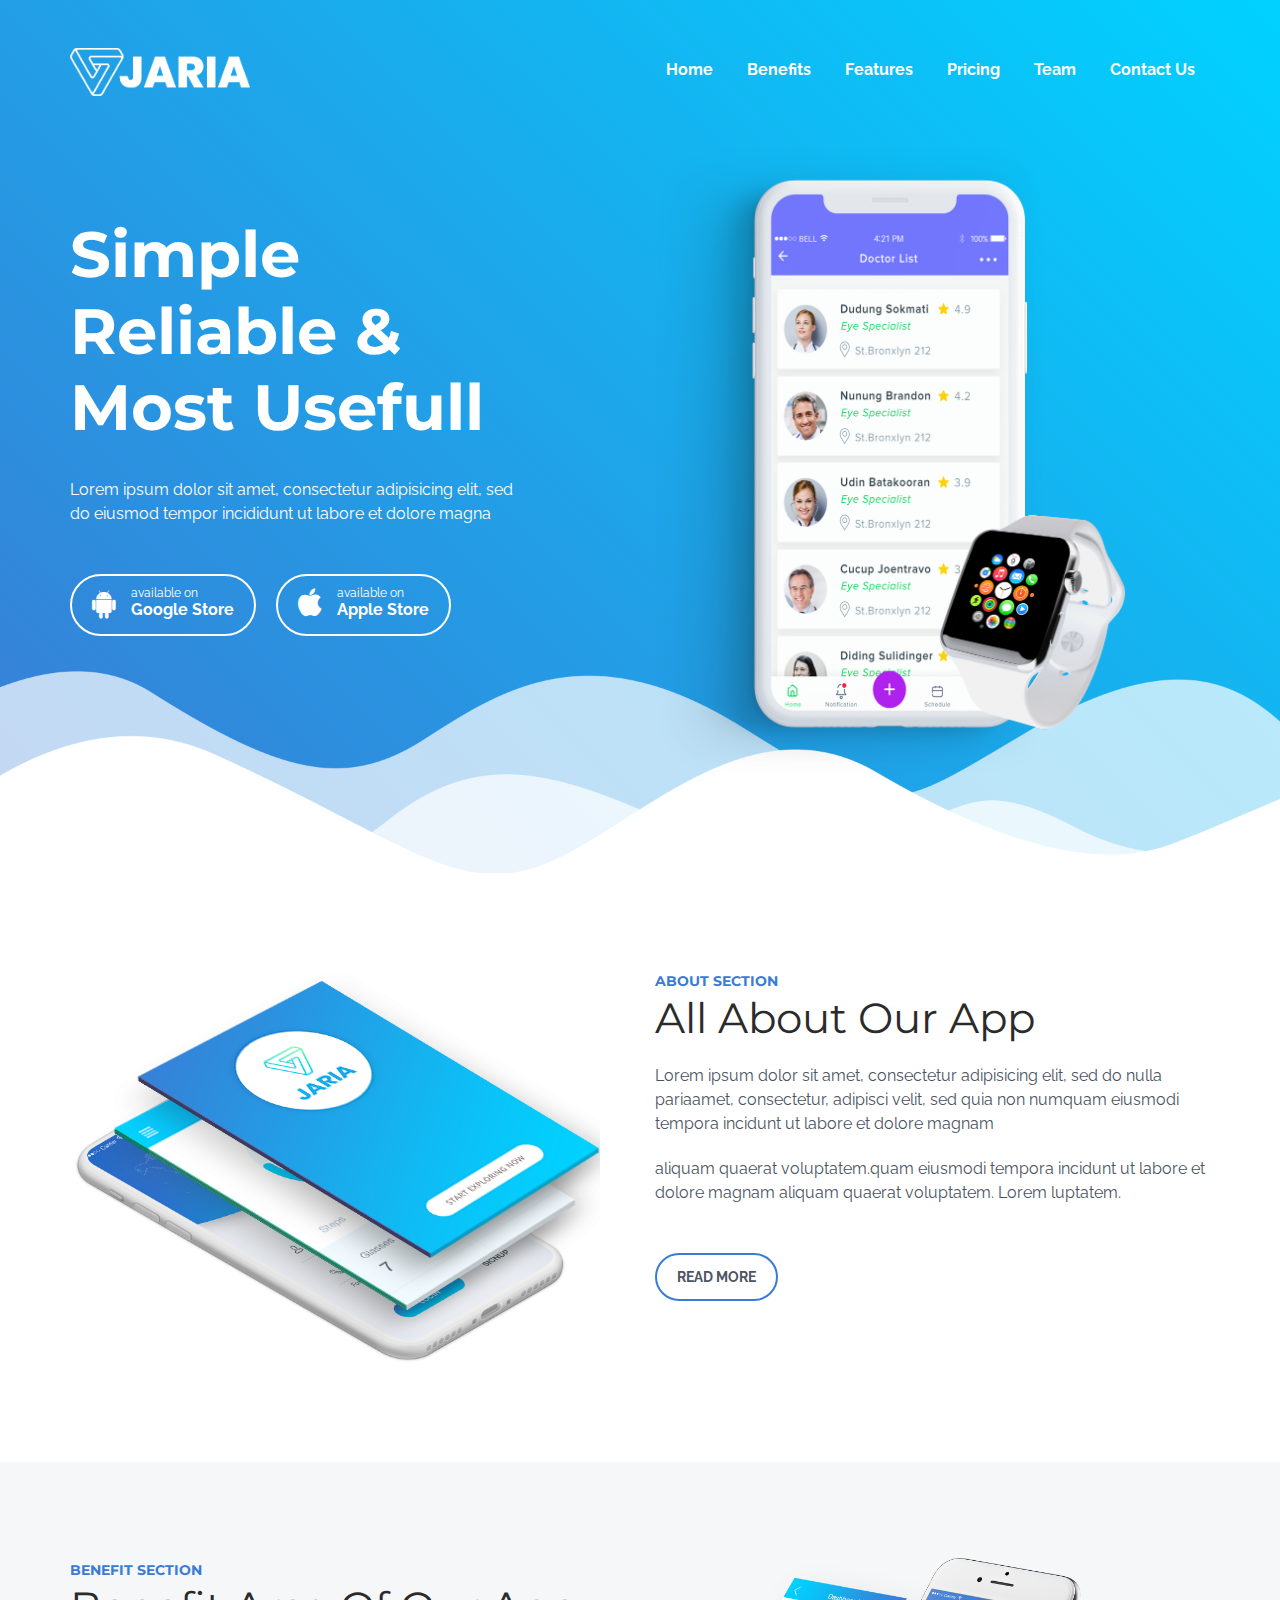
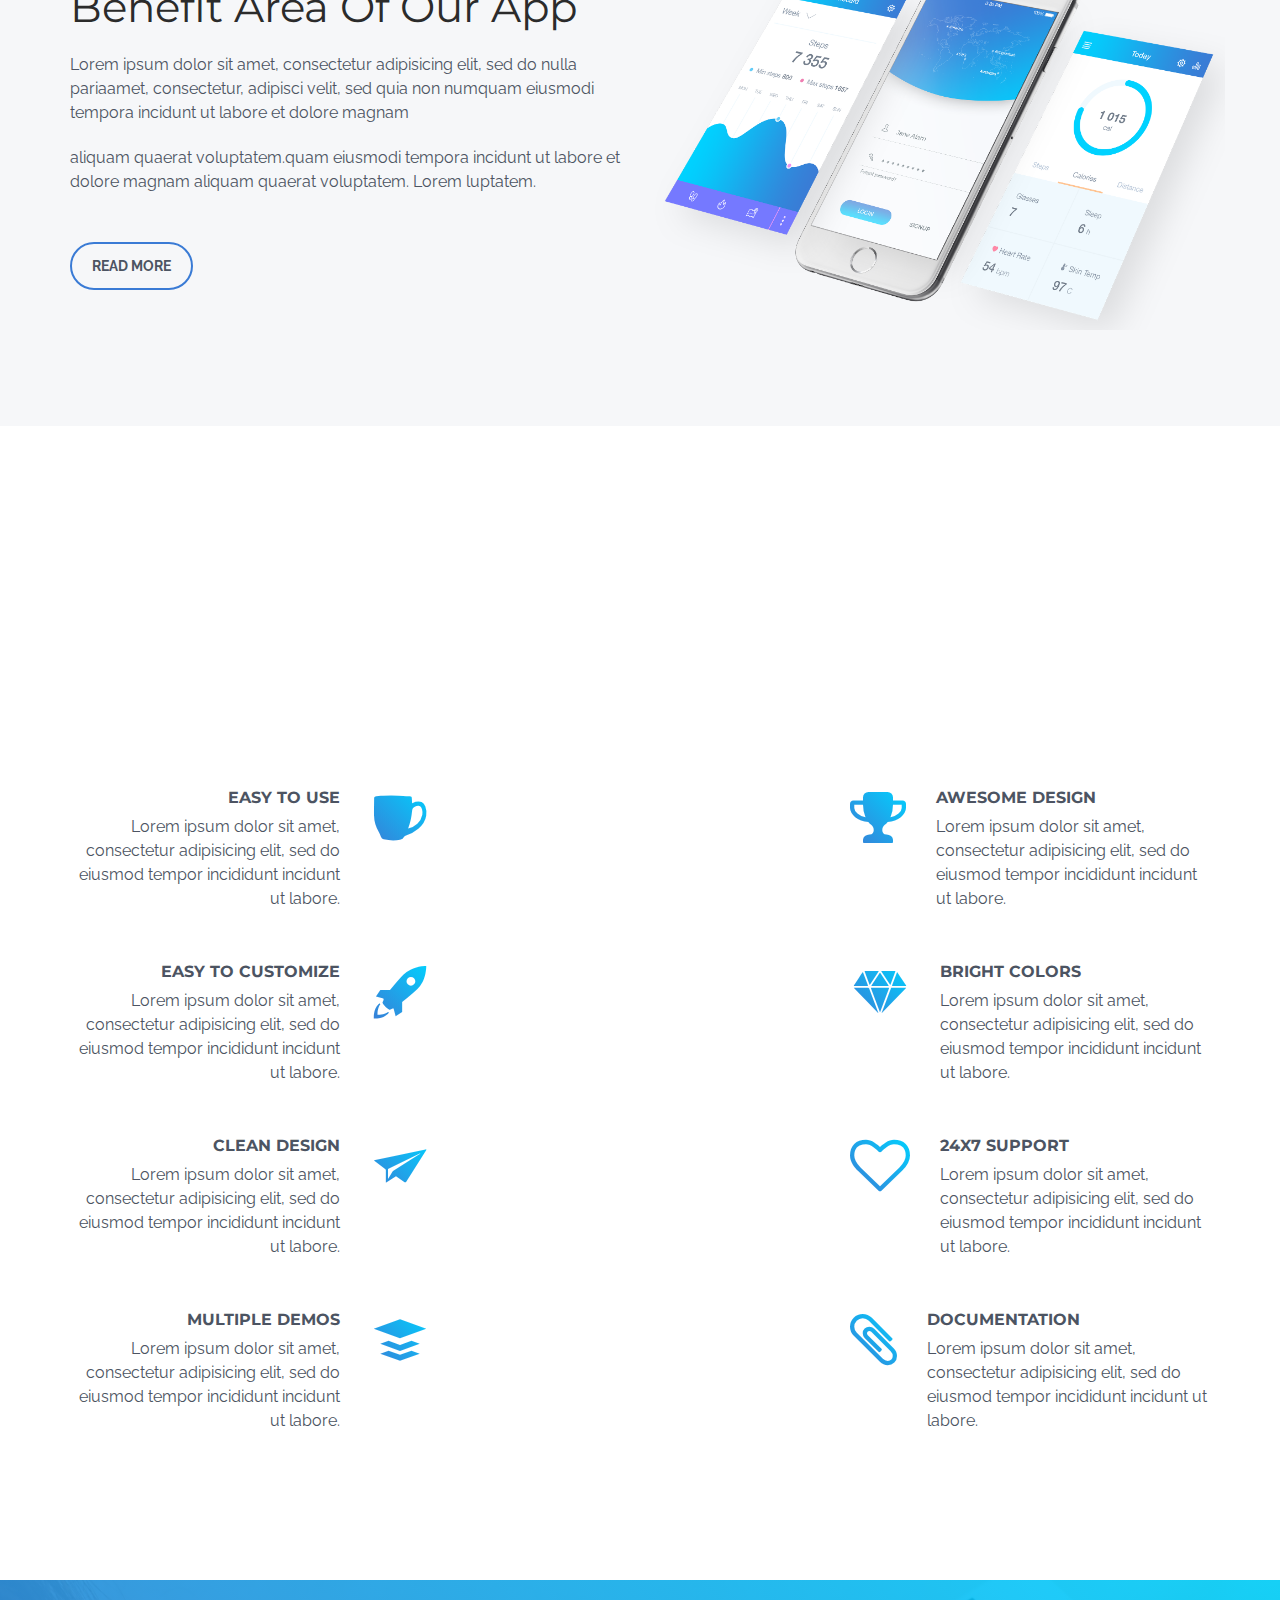
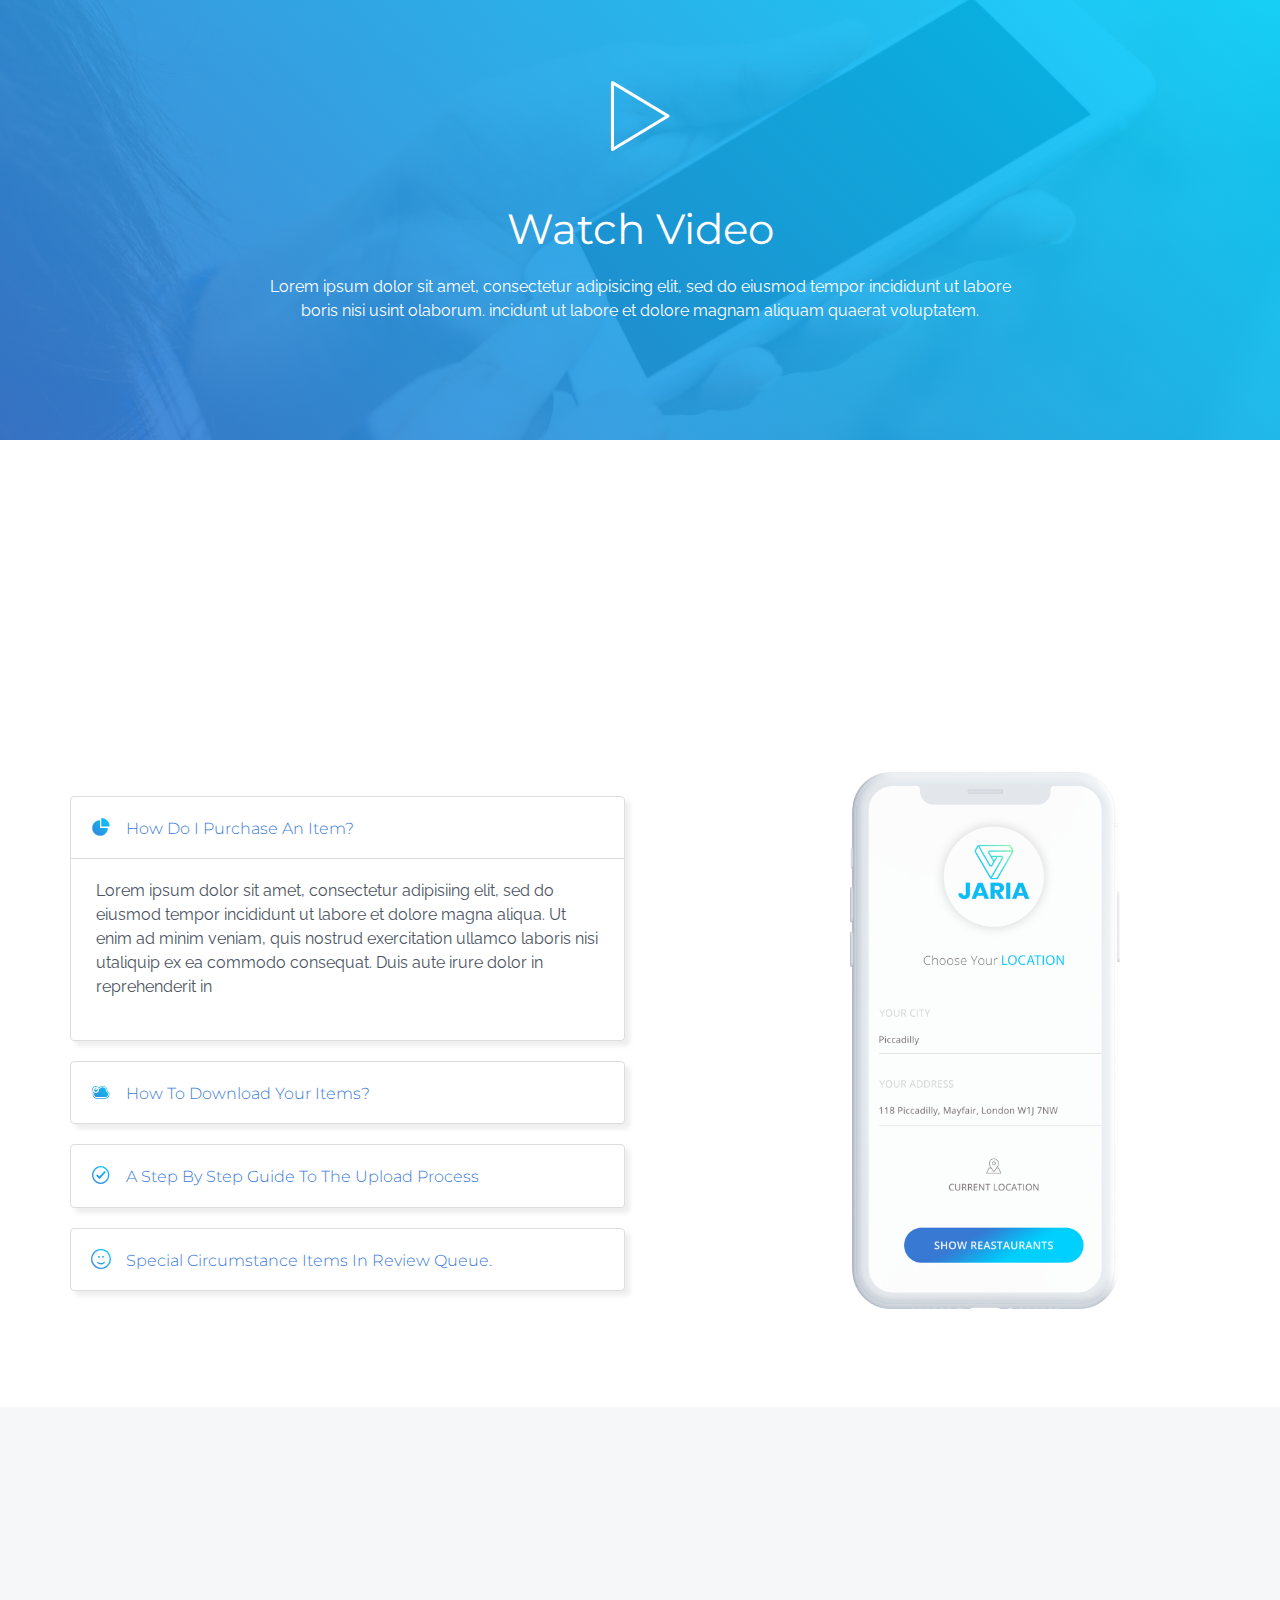
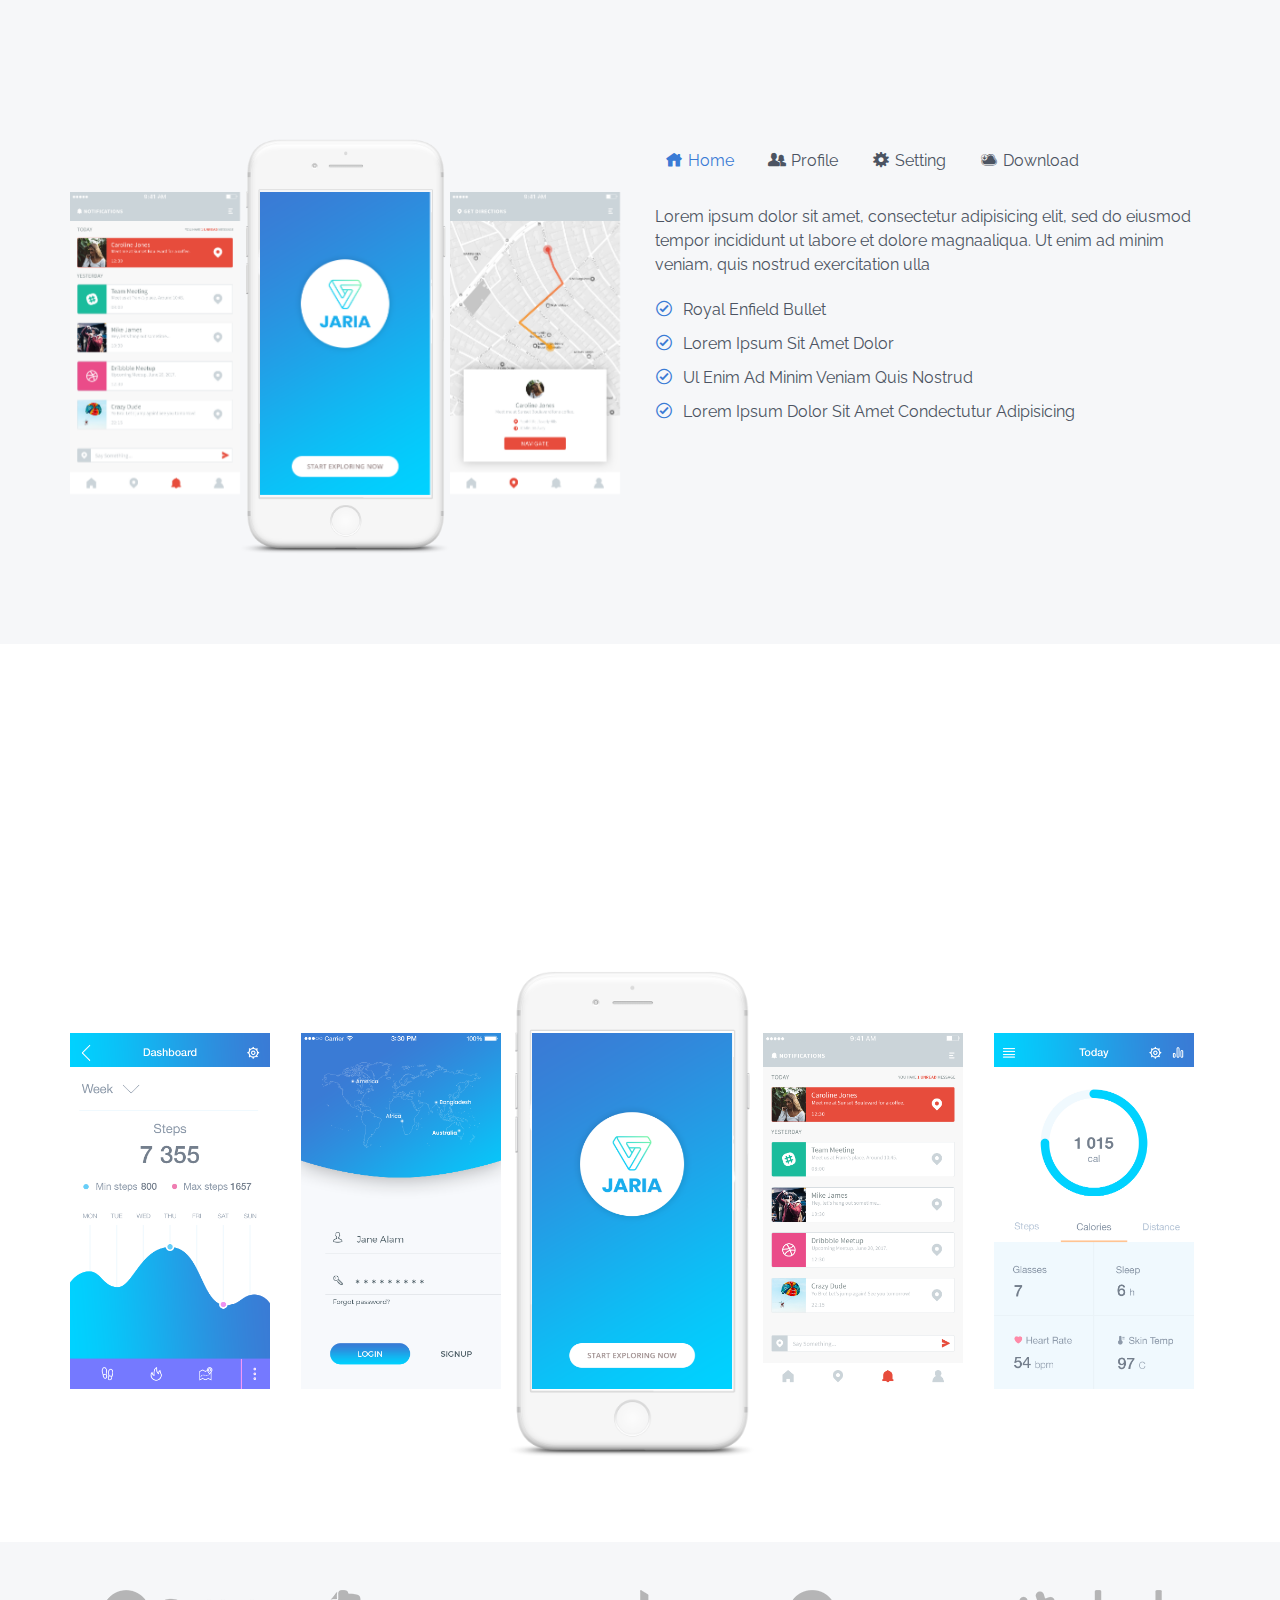
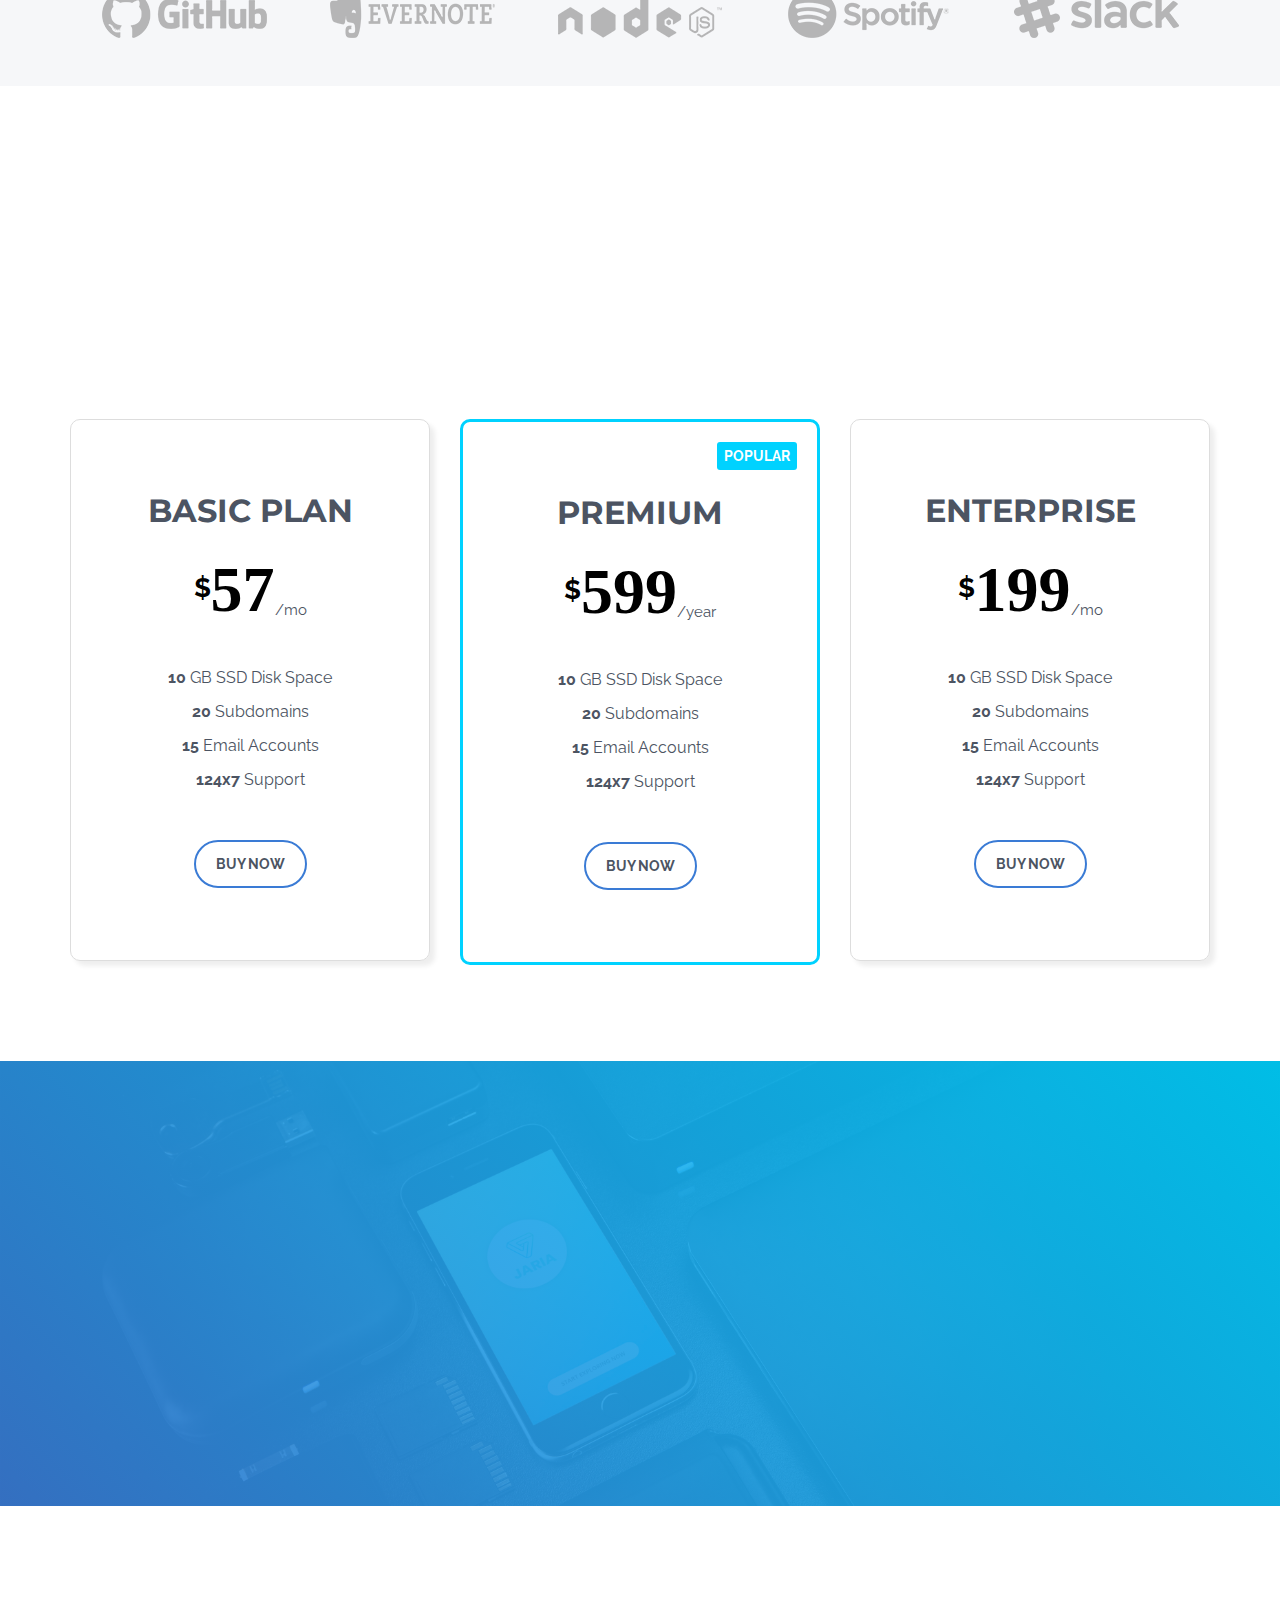
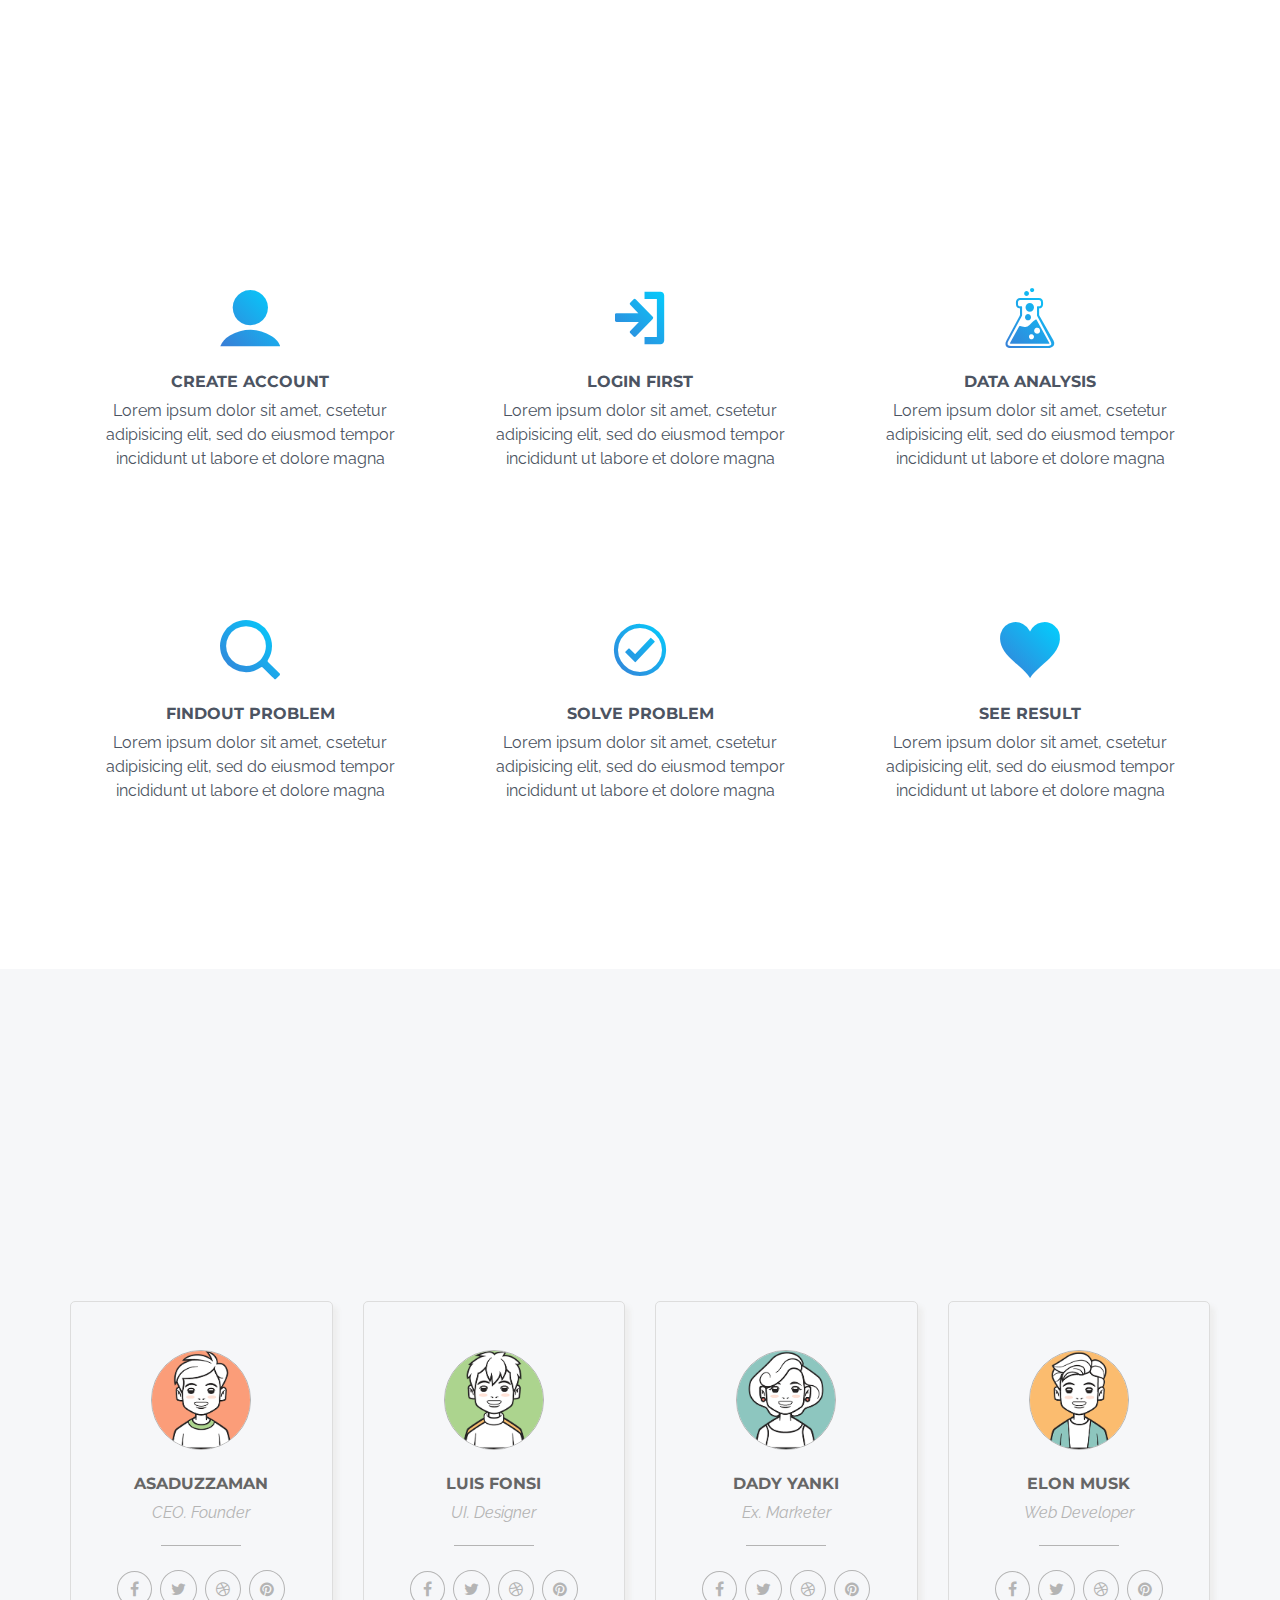
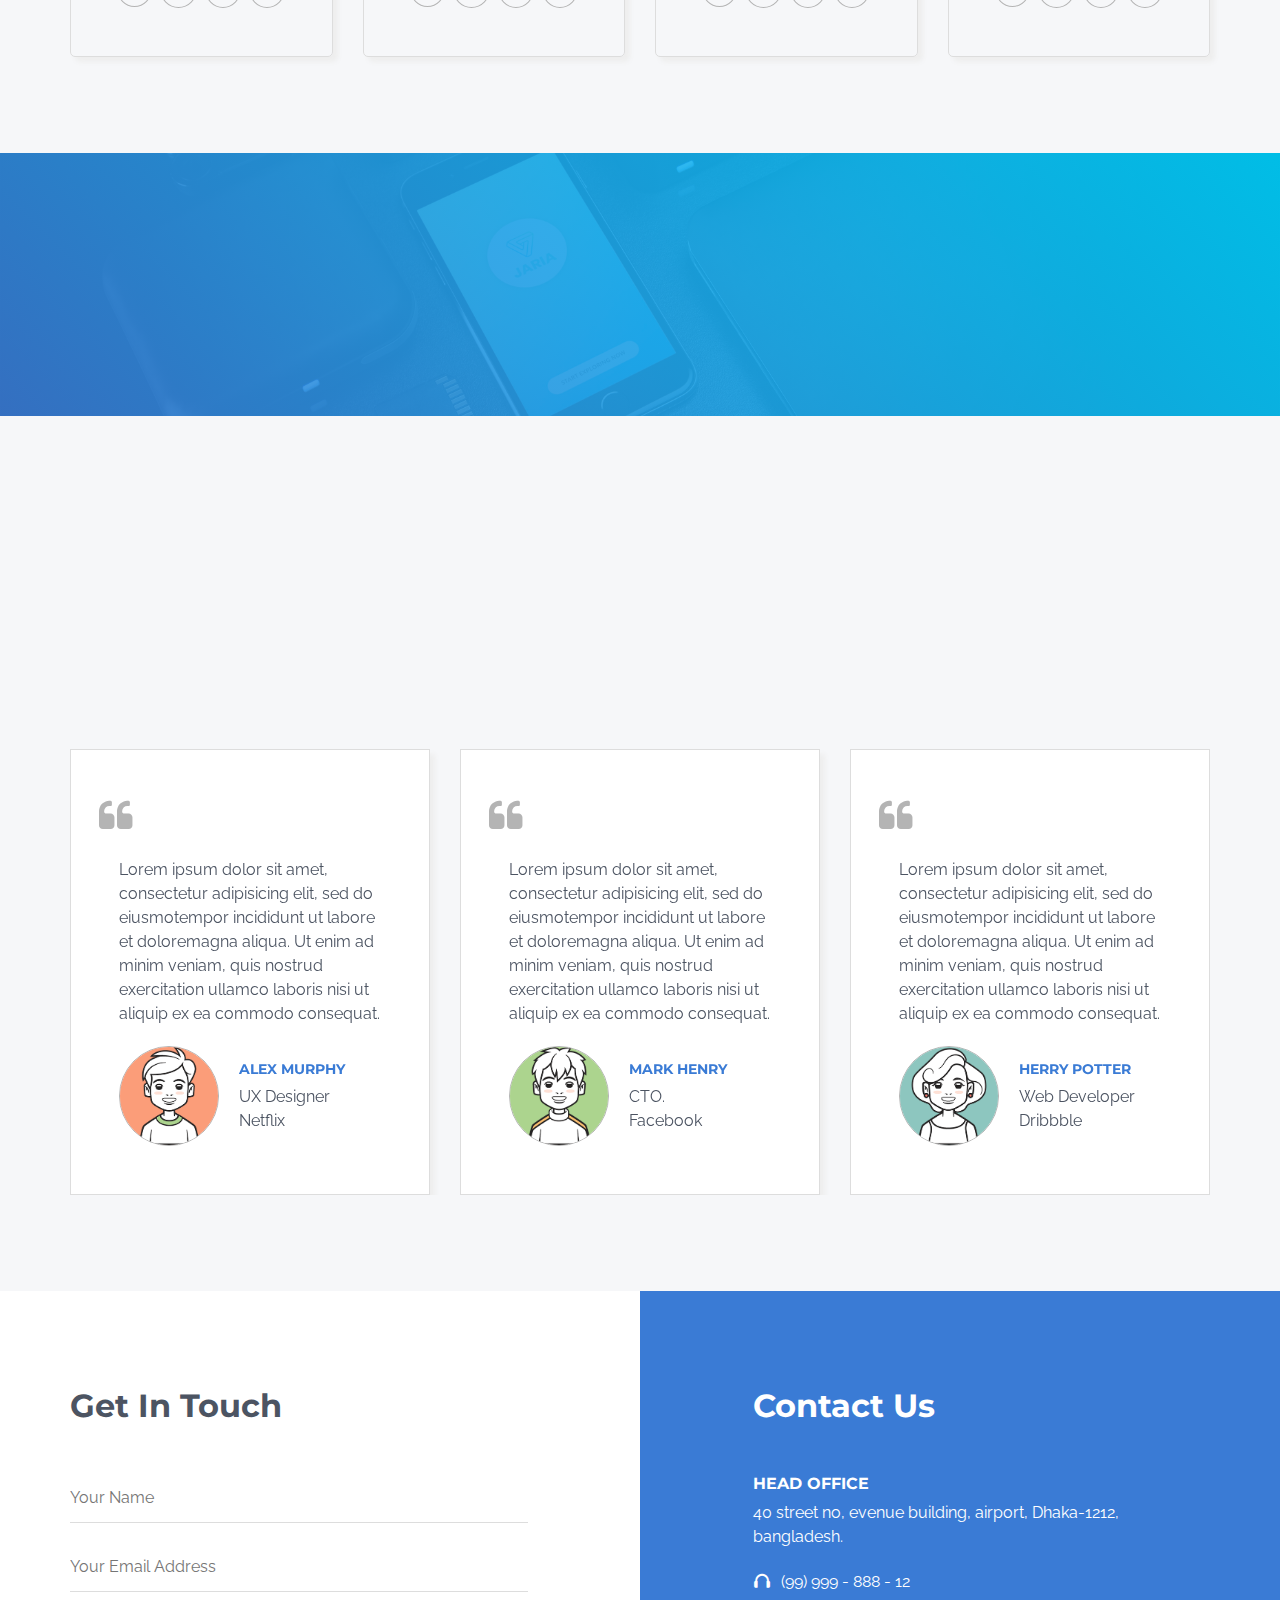
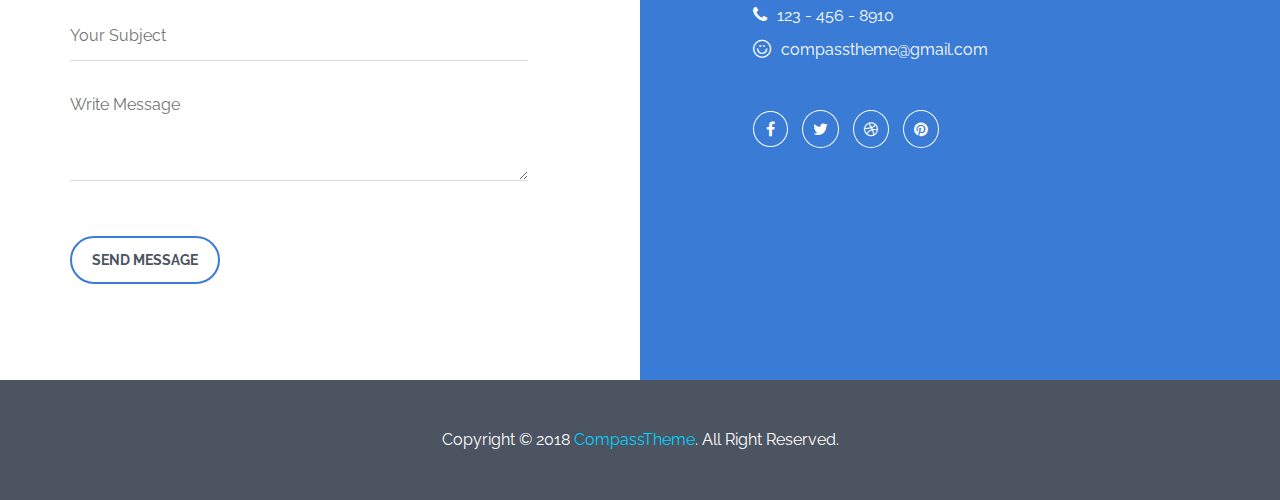
<file: wavy/index.html>
<!DOCTYPE HTML>
<html lang="en-US">

<head>
    <!-- meta-tag -->
    <meta charset="UTF-8">
    <meta http-equiv="X-UA-Compatible" content="IE=edge">
    <meta name="viewport" content="width=device-width, initial-scale=1.0">
    <!-- page-title -->
    <title>Wavy || Jaria - App Landing HTML Template</title>
    <!-- favicon icon -->
    <link rel="shortcut icon" type="image/x-icon" href="assets/images/favicon.png" />
    <!-- google-font -->
    <link href="https://fonts.googleapis.com/css?family=Montserrat:300,400,700" rel="stylesheet">
    <link href="https://fonts.googleapis.com/css?family=Raleway:400,400i,700" rel="stylesheet">
    <!-- stylesheet -->
    <link rel="stylesheet" href="assets/css/bootstrap.min.css">
    <link rel="stylesheet" href="assets/css/font-awesome.min.css">
    <link rel="stylesheet" href="assets/css/icofont.css">
    <link rel="stylesheet" href="assets/css/animate.css">
    <link rel="stylesheet" href="assets/css/magnific-popup.css">
    <link rel="stylesheet" href="assets/css/owl.carousel.min.css">
    <link rel="stylesheet" href="style.css">
    <link rel="stylesheet" href="assets/css/responsive.css">

    <!--[if lt IE 9]>
			<script src="//oss.maxcdn.com/html5shiv/3.7.2/html5shiv.min.js"></script>
			<script src="//oss.maxcdn.com/respond/1.4.2/respond.min.js"></script>
		<![endif]-->
</head>

<body>
    <!-- jaria-preloader -->
    <div class="jaria-preloader">
        <div class="spinner">
            <div class="double-bounce1"></div>
            <div class="double-bounce2"></div>
        </div>
    </div>
    <!-- end-jaria-preloader -->

    <!-- header-area-starts -->
    <header class="header-area" id="home">
        <div class="header-top-area">
            <div class="container">
                <div class="row">
                    <div class="col-md-3">
                        <div class="logo-area">
                            <a href="#"><img src="assets/images/logo.png" alt="logo" /></a>
                        </div>
                        <!-- end-logo-area -->
                    </div>
                    <div class="col-md-9">
                        <nav class="main-menu">
                            <div class="custom-navbar">
                                <i class="icofont icofont-navigation-menu"></i>
                            </div>
                            <!-- end-custom-navbar -->
                            <ul>
                                <li><a href="#home">home</a></li>
                                <li><a href="#benefit">benefits</a></li>
                                <li><a href="#feature">features</a></li>
                                <li><a href="#pricing">pricing</a></li>
                                <li><a href="#team">team</a></li>
                                <li><a href="#contact">contact us</a></li>
                            </ul>
                        </nav>
                        <!-- end-main-menu -->
                    </div>
                </div>
                <!-- end-row -->
            </div>
            <!-- end-container -->
        </div>
        <!-- end-header-top-area -->
        <div class="welcome-area">
            <div class="container">
                <div class="row">
                    <div class="col-lg-5 col-md-6 wow fadeInLeft">
                        <div class="welcome-text">
                            <h1>simple reliable & most usefull</h1>
                            <p>Lorem ipsum dolor sit amet, consectetur adipisicing elit, sed do eiusmod tempor incididunt ut labore et dolore magna</p>
                            <div class="welcome-btn">
                                <a href="#" class="google-store-btn">
                                    <div class="google-icon">
                                        <i class="fa fa-android"></i>
                                    </div>
                                    <!-- end-google-icon -->
                                    <div class="google-text text-left">
                                        <span class="small-span">available on</span>
                                        <span class="large-span">google store</span>
                                    </div>
                                    <!-- end-google-text -->
                                </a>
                                <!-- end-google-store-btn -->
                                <a href="#" class="apple-store-btn">
                                    <div class="apple-icon">
                                        <i class="fa fa-apple"></i>
                                    </div>
                                    <!-- end-apple-icon -->
                                    <div class="apple-text text-left">
                                        <span class="small-span">available on</span>
                                        <span class="large-span">apple store</span>
                                    </div>
                                    <!-- end-apple-text -->
                                </a>
                                <!-- end-apple-store-btn -->
                            </div>
                            <!-- end-welcome-btn -->
                        </div>
                        <!-- end-welcome-text -->
                    </div>
                    <div class="col-md-6 col-lg-offset-1 wow fadeInRight">
                        <div class="welcome-image">
                            <img src="assets/images/welcome-mobile.png" alt="mobile" />
                        </div>
                        <!-- end-welcome-image -->
                    </div>
                </div>
                <!-- end-row -->
            </div>
            <!-- end-container -->
        </div>
        <!-- end-welcome-area -->
    </header>
    <!-- end-header-area -->

    <!-- about-area-starts -->
    <section class="about-area section-padding" id="about">
        <div class="container">
            <div class="row">
                <div class="col-md-6">
                    <div class="about-image">
                        <img src="assets/images/about-mobile.png" alt="mobile" />
                    </div>
                    <!-- end-about-image -->
                </div>
                <div class="col-md-6">
                    <div class="about-content">
                        <span class="top-span">about section</span>
                        <h2>all about our app</h2>
                        <p>Lorem ipsum dolor sit amet, consectetur adipisicing elit, sed do nulla pariaamet, consectetur, adipisci velit, sed quia non numquam eiusmodi tempora incidunt ut labore et dolore magnam</p>
                        <p>aliquam quaerat voluptatem.quam eiusmodi tempora incidunt ut labore et dolore magnam aliquam quaerat voluptatem. Lorem luptatem.</p>
                        <div class="about-btn">
                            <a href="#" class="custom-btn">read more</a>
                        </div>
                        <!-- end-about-btn -->
                    </div>
                    <!-- end-about-content -->
                </div>
            </div>
            <!-- end-row -->
        </div>
        <!-- end-container -->
    </section>
    <!-- end-about-area -->

    <!-- benefit-area-starts -->
    <section class="benefit-area section-padding" id="benefit">
        <div class="container">
            <div class="row">
                <div class="col-md-6">
                    <div class="benefit-content">
                        <span class="top-span">benefit section</span>
                        <h2>benefit area of our app</h2>
                        <p>Lorem ipsum dolor sit amet, consectetur adipisicing elit, sed do nulla pariaamet, consectetur, adipisci velit, sed quia non numquam eiusmodi tempora incidunt ut labore et dolore magnam</p>
                        <p>aliquam quaerat voluptatem.quam eiusmodi tempora incidunt ut labore et dolore magnam aliquam quaerat voluptatem. Lorem luptatem.</p>
                        <div class="benefit-btn">
                            <a href="#" class="custom-btn">read more</a>
                        </div>
                        <!-- end-benefit-btn -->
                    </div>
                    <!-- end-benefit-content -->
                </div>
                <div class="col-md-6">
                    <div class="benefit-image">
                        <img src="assets/images/benefit-mobile.png" alt="mobile" />
                    </div>
                    <!-- end-benefit-image -->
                </div>
            </div>
            <!-- end-row -->
        </div>
        <!-- end-container -->
    </section>
    <!-- end-benefit-area -->

    <!-- features-area-starts -->
    <section class="features-area section-padding" id="feature">
        <div class="container">
            <div class="row">
                <div class="col-md-8 col-md-offset-2 wow fadeInUp">
                    <div class="section-top text-center">
                        <span class="top-span">feature section</span>
                        <h2>awesome features</h2>
                        <p>Lorem ipsum dolor sit amet, consectetur adipisicing elit, sed do eiusmod tempor incididunt ut labore boris nisi usint olaborum. incidunt ut labore et dolore magnam aliquam quaerat voluptatem.</p>
                    </div>
                    <!-- end-section-top -->
                </div>
            </div>
            <!-- end-row -->
            <div class="row">
                <div class="features-content section-margin">
                    <div class="col-md-4">
                        <div class="single-features single-features-mobile">
                            <div class="single-features-text features-text-right">
                                <h4>easy to use</h4>
                                <p>Lorem ipsum dolor sit amet, consectetur adipisicing elit, sed do eiusmod tempor incididunt incidunt ut labore.</p>
                            </div>
                            <!-- end-single-features-text -->
                            <div class="single-features-icon icon-margin-left">
                                <i class="icofont icofont-coffee-cup"></i>
                            </div>
                            <!-- end-single-features-icon -->
                        </div>
                        <!-- end-single-features -->
                        <div class="single-features single-features-mobile">
                            <div class="single-features-text features-text-right">
                                <h4>easy to customize</h4>
                                <p>Lorem ipsum dolor sit amet, consectetur adipisicing elit, sed do eiusmod tempor incididunt incidunt ut labore.</p>
                            </div>
                            <!-- end-single-features-text -->
                            <div class="single-features-icon icon-margin-left">
                                <i class="icofont icofont-rocket"></i>
                            </div>
                            <!-- end-single-features-icon -->
                        </div>
                        <!-- end-single-features -->
                        <div class="single-features single-features-mobile">
                            <div class="single-features-text features-text-right">
                                <h4>clean design</h4>
                                <p>Lorem ipsum dolor sit amet, consectetur adipisicing elit, sed do eiusmod tempor incididunt incidunt ut labore.</p>
                            </div>
                            <!-- end-single-features-text -->
                            <div class="single-features-icon icon-margin-left">
                                <i class="icofont icofont-paper-plane"></i>
                            </div>
                            <!-- end-single-features-icon -->
                        </div>
                        <!-- end-single-features -->
                        <div class="single-features single-features-mobile">
                            <div class="single-features-text features-text-right">
                                <h4>multiple demos</h4>
                                <p>Lorem ipsum dolor sit amet, consectetur adipisicing elit, sed do eiusmod tempor incididunt incidunt ut labore.</p>
                            </div>
                            <!-- end-single-features-text -->
                            <div class="single-features-icon icon-margin-left">
                                <i class="icofont icofont-layers"></i>
                            </div>
                            <!-- end-single-features-icon -->
                        </div>
                        <!-- end-single-features -->
                    </div>
                    <div class="col-md-4 wow">
                        <div class="features-image">
                            <img src="assets/images/features-mobile.png" alt="mobile" />
                        </div>
                        <!-- end-features-image -->
                    </div>
                    <div class="col-md-4">
                        <div class="single-features">
                            <div class="single-features-icon icon-margin-right">
                                <i class="fa fa-trophy"></i>
                            </div>
                            <!-- end-single-features-icon -->
                            <div class="single-features-text">
                                <h4>awesome design</h4>
                                <p>Lorem ipsum dolor sit amet, consectetur adipisicing elit, sed do eiusmod tempor incididunt incidunt ut labore.</p>
                            </div>
                            <!-- end-single-features-text -->
                        </div>
                        <!-- end-single-features -->
                        <div class="single-features">
                            <div class="single-features-icon icon-margin-right">
                                <i class="icofont icofont-diamond"></i>
                            </div>
                            <!-- end-single-features-icon -->
                            <div class="single-features-text">
                                <h4>bright colors</h4>
                                <p>Lorem ipsum dolor sit amet, consectetur adipisicing elit, sed do eiusmod tempor incididunt incidunt ut labore.</p>
                            </div>
                            <!-- end-single-features-text -->
                        </div>
                        <!-- end-single-features -->
                        <div class="single-features">
                            <div class="single-features-icon icon-margin-right">
                                <i class="fa fa-heart-o"></i>
                            </div>
                            <!-- end-single-features-icon -->
                            <div class="single-features-text">
                                <h4>24x7 support</h4>
                                <p>Lorem ipsum dolor sit amet, consectetur adipisicing elit, sed do eiusmod tempor incididunt incidunt ut labore.</p>
                            </div>
                            <!-- end-single-features-text -->
                        </div>
                        <!-- end-single-features -->
                        <div class="single-features">
                            <div class="single-features-icon icon-margin-right">
                                <i class="fa fa-paperclip"></i>
                            </div>
                            <!-- end-single-features-icon -->
                            <div class="single-features-text">
                                <h4>documentation</h4>
                                <p>Lorem ipsum dolor sit amet, consectetur adipisicing elit, sed do eiusmod tempor incididunt incidunt ut labore.</p>
                            </div>
                            <!-- end-single-features-text -->
                        </div>
                        <!-- end-single-features -->
                    </div>
                </div>
                <!-- end-features-content -->
            </div>
            <!-- end-row -->
        </div>
        <!-- end-container -->
    </section>
    <!-- end-features-area -->

    <!-- video-area-starts -->
    <section class="video-area text-center" id="video">
        <div class="video-shade section-padding">
            <div class="container">
                <div class="row">
                    <div class="col-md-8 col-md-offset-2">
                        <div class="video-icon">
                            <a href="https://www.youtube.com/watch?v=MljARGytuNo"><i class="icofont icofont-play"></i></a>
                        </div>
                        <!-- end-video-icon -->
                        <h2>watch video</h2>
                        <p>Lorem ipsum dolor sit amet, consectetur adipisicing elit, sed do eiusmod tempor incididunt ut labore boris nisi usint olaborum. incidunt ut labore et dolore magnam aliquam quaerat voluptatem.</p>
                    </div>
                </div>
                <!-- end-row -->
            </div>
            <!-- end-container -->
        </div>
        <!-- end-video-shade -->
    </section>
    <!-- end-video-area -->

    <!-- faq-area-starts -->
    <section class="faq-area section-padding" id="faq">
        <div class="container">
            <div class="row">
                <div class="col-md-8 col-md-offset-2 wow fadeInUp">
                    <div class="section-top text-center">
                        <span class="top-span">faq section</span>
                        <h2>frequently asked questions</h2>
                        <p>Lorem ipsum dolor sit amet, consectetur adipisicing elit, sed do eiusmod tempor incididunt ut labore boris nisi usint olaborum. incidunt ut labore et dolore magnam aliquam quaerat voluptatem.</p>
                    </div>
                    <!-- end-section-top -->
                </div>
            </div>
            <!-- end-row -->
            <div class="row">
                <div class="faq-content section-margin">
                    <div class="col-md-6">
                        <div class="panel-group" id="accordion">
                            <div class="panel panel-default">
                                <div class="panel-heading">
                                    <h4 class="panel-title"><i class="icofont icofont-pie"></i><a data-toggle="collapse" data-parent="#accordion" href="#collapse1">how do i purchase an item?</a></h4>
                                </div>
                                <div id="collapse1" class="panel-collapse collapse in">
                                    <div class="panel-body">
                                        <p>Lorem ipsum dolor sit amet, consectetur adipisiing elit, sed do eiusmod tempor incididunt ut labore et dolore magna aliqua. Ut enim ad minim veniam, quis nostrud exercitation ullamco laboris nisi utaliquip ex ea commodo consequat. Duis aute irure dolor in reprehenderit in</p>
                                    </div>
                                </div>
                            </div>
                            <!-- end-pannel -->
                            <div class="panel panel-default">
                                <div class="panel-heading">
                                    <h4 class="panel-title"><i class="icofont icofont-cloud-download"></i><a data-toggle="collapse" data-parent="#accordion" href="#collapse2">how to download your items?</a></h4>
                                </div>
                                <div id="collapse2" class="panel-collapse collapse">
                                    <div class="panel-body">
                                        <p>Lorem ipsum dolor sit amet, consectetur adipisiing elit, sed do eiusmod tempor incididunt ut labore et dolore magna aliqua. Ut enim ad minim veniam, quis nostrud exercitation ullamco laboris nisi utaliquip ex ea commodo consequat. Duis aute irure dolor in reprehenderit in</p>
                                    </div>
                                </div>
                            </div>
                            <!-- end-pannel -->
                            <div class="panel panel-default">
                                <div class="panel-heading">
                                    <h4 class="panel-title"><i class="icofont icofont-check-circled"></i><a data-toggle="collapse" data-parent="#accordion" href="#collapse3">a step by step guide to the upload process</a></h4>
                                </div>
                                <div id="collapse3" class="panel-collapse collapse">
                                    <div class="panel-body">
                                        <p>Lorem ipsum dolor sit amet, consectetur adipisiing elit, sed do eiusmod tempor incididunt ut labore et dolore magna aliqua. Ut enim ad minim veniam, quis nostrud exercitation ullamco laboris nisi utaliquip ex ea commodo consequat. Duis aute irure dolor in reprehenderit in</p>
                                    </div>
                                </div>
                            </div>
                            <!-- end-pannel -->
                            <div class="panel panel-default">
                                <div class="panel-heading">
                                    <h4 class="panel-title"><i class="icofont icofont-emo-slightly-smile"></i><a data-toggle="collapse" data-parent="#accordion" href="#collapse4">special circumstance items in review queue.</a></h4>
                                </div>
                                <div id="collapse4" class="panel-collapse collapse">
                                    <div class="panel-body">
                                        <p>Lorem ipsum dolor sit amet, consectetur adipisiing elit, sed do eiusmod tempor incididunt ut labore et dolore magna aliqua. Ut enim ad minim veniam, quis nostrud exercitation ullamco laboris nisi utaliquip ex ea commodo consequat. Duis aute irure dolor in reprehenderit in</p>
                                    </div>
                                </div>
                            </div>
                            <!-- end-pannel -->
                        </div>
                        <!-- end-accordion -->
                    </div>
                    <div class="col-md-4 col-md-offset-2">
                        <div class="faq-image">
                            <img src="assets/images/faq-mobile.png" alt="mobile" />
                        </div>
                        <!-- end-faq-image -->
                    </div>
                </div>
                <!-- end-faq-content -->
            </div>
            <!-- end-row -->
        </div>
        <!-- end-container -->
    </section>
    <!-- end-faq-area -->

    <!-- tab-area-starts -->
    <section class="tab-area section-padding" id="tab">
        <div class="container">
            <div class="row">
                <div class="col-md-8 col-md-offset-2 wow fadeInUp">
                    <div class="section-top text-center">
                        <span class="top-span">tab section</span>
                        <h2>tabbed showcase</h2>
                        <p>Lorem ipsum dolor sit amet, consectetur adipisicing elit, sed do eiusmod tempor incididunt ut labore boris nisi usint olaborum. incidunt ut labore et dolore magnam aliquam quaerat voluptatem.</p>
                    </div>
                    <!-- end-section-top -->
                </div>
            </div>
            <!-- end-row -->
            <div class="row">
                <div class="tab-content section-margin">
                    <div class="col-md-6">
                        <div class="tab-content-left">
                            <div class="tab-mobile">
                                <img src="assets/images/tab-mobile.png" alt="mobile" />
                            </div>
                            <!-- end-tab-mobile -->
                            <div class="tab-slider owl-carousel">
                                <div class="tab-single-slide">
                                    <img src="assets/images/screenshot-1.png" alt="screenshot" />
                                </div>
                                <!-- end-tab-single-slide -->
                                <div class="tab-single-slide">
                                    <img src="assets/images/screenshot-2.png" alt="screenshot" />
                                </div>
                                <!-- end-tab-single-slide -->
                                <div class="tab-single-slide">
                                    <img src="assets/images/screenshot-3.png" alt="screenshot" />
                                </div>
                                <!-- end-tab-single-slide -->
                            </div>
                            <!-- end-tab-slider -->
                        </div>
                        <!-- end-tab-content-left -->
                    </div>
                    <div class="col-md-6">
                        <div class="tab-accordion">
                            <div class="tab">
                                <ul>
                                    <li class="tab-one active">
                                        <i class="icofont icofont-home"><span>home</span></i>
                                    </li>
                                    <li class="tab-second">
                                        <i class="icofont icofont-users-alt-4"><span>profile</span></i>
                                    </li>
                                    <li class="tab-three">
                                        <i class="icofont icofont-gear"><span>setting</span></i>
                                    </li>
                                    <li class="tab-four">
                                        <i class="icofont icofont-cloud-download"><span>download</span></i>
                                    </li>
                                </ul>
                            </div>
                            <!-- end-tab -->
                            <div class="tab-content">
                                <div class="tab-one-content lost active">
                                    <p>Lorem ipsum dolor sit amet, consectetur adipisicing elit, sed do eiusmod tempor incididunt ut labore et dolore magnaaliqua. Ut enim ad minim veniam, quis nostrud exercitation ulla</p>
                                    <ul>
                                        <li>
                                            <i class="icofont icofont-check-circled"></i><span>royal enfield bullet</span>
                                        </li>
                                        <li>
                                            <i class="icofont icofont-check-circled"></i><span>lorem ipsum sit amet dolor</span>
                                        </li>
                                        <li>
                                            <i class="icofont icofont-check-circled"></i><span>ul enim ad minim veniam quis nostrud</span>
                                        </li>
                                        <li>
                                            <i class="icofont icofont-check-circled"></i><span>lorem ipsum dolor sit amet condectutur adipisicing</span>
                                        </li>
                                    </ul>
                                </div>
                                <!-- end-tab-one-content -->
                                <div class="tab-second-content lost">
                                    <p>Lorem ipsum dolor sit amet, consectetur adipisicing elit, sed do eiusmod tempor incididunt ut labore et dolore magnaaliqua. Ut enim ad minim veniam, quis nostrud exercitation ulla</p>
                                    <ul>
                                        <li>
                                            <i class="icofont icofont-check-circled"></i><span>royal enfield bullet</span>
                                        </li>
                                        <li>
                                            <i class="icofont icofont-check-circled"></i><span>lorem ipsum sit amet dolor</span>
                                        </li>
                                        <li>
                                            <i class="icofont icofont-check-circled"></i><span>ul enim ad minim veniam quis nostrud</span>
                                        </li>
                                    </ul>
                                </div>
                                <!-- end-tab-second-content -->
                                <div class="tab-three-content lost">
                                    <p>Lorem ipsum dolor sit amet, consectetur adipisicing elit, sed do eiusmod tempor incididunt ut labore et dolore magnaaliqua. Ut enim ad minim veniam, quis nostrud exercitation ulla</p>
                                    <ul>
                                        <li>
                                            <i class="icofont icofont-check-circled"></i><span>royal enfield bullet</span>
                                        </li>
                                        <li>
                                            <i class="icofont icofont-check-circled"></i><span>lorem ipsum dolor sit amet condectutur adipisicing</span>
                                        </li>
                                        <li>
                                            <i class="icofont icofont-check-circled"></i><span>lorem ipsum sit amet dolor</span>
                                        </li>
                                        <li>
                                            <i class="icofont icofont-check-circled"></i><span>ul enim ad minim veniam quis nostrud</span>
                                        </li>
                                        <li>
                                            <i class="icofont icofont-check-circled"></i><span>lorem ipsum dolor sit amet condectutur adipisicing</span>
                                        </li>
                                    </ul>
                                </div>
                                <!-- end-tab-three-content -->
                                <div class="tab-four-content lost">
                                    <p>Lorem ipsum dolor sit amet, consectetur adipisicing elit, sed do eiusmod tempor incididunt ut labore et dolore magnaaliqua. Ut enim ad minim veniam, quis nostrud exercitation ulla</p>
                                    <ul>
                                        <li>
                                            <i class="icofont icofont-check-circled"></i><span>royal enfield bullet</span>
                                        </li>
                                        <li>
                                            <i class="icofont icofont-check-circled"></i><span>lorem ipsum sit amet dolor</span>
                                        </li>
                                    </ul>
                                </div>
                                <!-- end-tab-four-content -->
                                <div class="tab-two-content lost"></div>
                                <!-- end-tab-tow-content -->
                            </div>
                            <!-- end-tab-content -->
                        </div>
                        <!-- end-tab-accordion -->
                    </div>
                </div>
                <!-- end-tab-content -->
            </div>
            <!-- end-row -->
        </div>
        <!-- end-container -->
    </section>
    <!-- end-tab-area -->

    <!-- screenshot-area-starts -->
    <section class="screenshot-area section-padding" id="screenshot">
        <div class="container">
            <div class="row">
                <div class="col-md-8 col-md-offset-2 wow fadeInUp">
                    <div class="section-top text-center">
                        <span class="top-span">screenshot section</span>
                        <h2>screenshots showcase</h2>
                        <p>Lorem ipsum dolor sit amet, consectetur adipisicing elit, sed do eiusmod tempor incididunt ut labore boris nisi usint olaborum. incidunt ut labore et dolore magnam aliquam quaerat voluptatem.</p>
                    </div>
                    <!-- end-section-top -->
                </div>
            </div>
            <!-- end-row -->
            <div class="row">
                <div class="col-md-12">
                    <div class="screenshot-content section-margin">
                        <div class="screenshot-mobile">
                            <img src="assets/images/tab-mobile.png" alt="mobile" />
                        </div>
                        <!-- end-screenshot-mobile -->
                        <div class="screenshot-slider owl-carousel">
                            <div class="screenshot-single-slide">
                                <img src="assets/images/screenshot-5.png" alt="screenshot" />
                            </div>
                            <!-- end-screenshot-single-slide -->
                            <div class="screenshot-single-slide">
                                <img src="assets/images/screenshot-6.png" alt="screenshot" />
                            </div>
                            <!-- end-screenshot-single-slide -->
                            <div class="screenshot-single-slide">
                                <img src="assets/images/screenshot-2.png" alt="screenshot" />
                            </div>
                            <!-- end-screenshot-single-slide -->
                            <div class="screenshot-single-slide">
                                <img src="assets/images/screenshot-1.png" alt="screenshot" />
                            </div>
                            <!-- end-screenshot-single-slide -->
                            <div class="screenshot-single-slide">
                                <img src="assets/images/screenshot-4.png" alt="screenshot" />
                            </div>
                            <!-- end-screenshot-single-slide -->
                        </div>
                        <!-- end-screenshot-slider -->
                    </div>
                </div>
                <!-- end-screenshot-slider -->
            </div>
            <!-- end-row -->
        </div>
        <!-- end-container -->
    </section>
    <!-- end-screenshot-area -->

    <!-- brand-area-starts -->
    <div class="brand-area" id="brand">
        <div class="container">
            <div class="row">
                <div class="col-md-12">
                    <div class="brand-images">
                        <div class="single-brand-image">
                            <img src="assets/images/github.png" alt="github" />
                        </div>
                        <!-- end-single-brand-image -->
                        <div class="single-brand-image">
                            <img src="assets/images/evernote.png" alt="evernote" />
                        </div>
                        <!-- end-single-brand-image -->
                        <div class="single-brand-image">
                            <img src="assets/images/nodejs.png" alt="nodejs" />
                        </div>
                        <!-- end-single-brand-image -->
                        <div class="single-brand-image">
                            <img src="assets/images/spotify.png" alt="spotify" />
                        </div>
                        <!-- end-single-brand-image -->
                        <div class="single-brand-image">
                            <img src="assets/images/slack.png" alt="slack" />
                        </div>
                        <!-- end-single-brand-image -->
                    </div>
                    <!-- end-images -->
                </div>
            </div>
            <!-- end-row -->
        </div>
        <!-- end-container -->
    </div>
    <!-- end-brand-area -->

    <!-- pricing-area-starts -->
    <section class="pricing-area section-padding" id="pricing">
        <div class="container">
            <div class="row">
                <div class="col-md-8 col-md-offset-2 wow fadeInUp">
                    <div class="section-top text-center">
                        <span class="top-span">pricing section</span>
                        <h2>pricing table showcase</h2>
                        <p>Lorem ipsum dolor sit amet, consectetur adipisicing elit, sed do eiusmod tempor incididunt ut labore boris nisi usint olaborum. incidunt ut labore et dolore magnam aliquam quaerat voluptatem.</p>
                    </div>
                    <!-- end-section-top -->
                </div>
            </div>
            <!-- end-row -->
            <div class="row">
                <div class="pricing-table section-margin">
                    <div class="col-md-4 col-sm-6">
                        <div class="single-pricing-table text-center mobile-margin-b30">
                            <div class="pricing-table-title">
                                <h3>basic plan</h3>
                            </div>
                            <div class="pricing-table-price">
                                <span class="sup-span"><sup>$</sup></span><span class="veryBig-span">57</span><span class="sub-span"><sub>/mo</sub></span>
                            </div>
                            <div class="pricing-table-features">
                                <ul>
                                    <li><strong>10</strong> GB SSD disk space</li>
                                    <li><strong>20</strong> subdomains</li>
                                    <li><strong>15</strong> email accounts</li>
                                    <li><strong>124x7</strong> support</li>
                                </ul>
                            </div>
                            <div class="pricing-table-btn">
                                <a href="#" class="custom-btn">buy now</a>
                            </div>
                        </div>
                        <!-- end-single-pricing-table -->
                    </div>
                    <div class="col-md-4 col-sm-6">
                        <div class="single-pricing-table single-premium-pricing text-center mobile-margin-b30">
                            <span class="popular-span">popular</span>
                            <div class="pricing-table-title">
                                <h3>premium</h3>
                            </div>
                            <div class="pricing-table-price">
                                <span class="sup-span"><sup>$</sup></span><span class="veryBig-span">599</span><span class="sub-span"><sub>/year</sub></span>
                            </div>
                            <div class="pricing-table-features">
                                <ul>
                                    <li><strong>10</strong> GB SSD disk space</li>
                                    <li><strong>20</strong> subdomains</li>
                                    <li><strong>15</strong> email accounts</li>
                                    <li><strong>124x7</strong> support</li>
                                </ul>
                            </div>
                            <div class="pricing-table-btn">
                                <a href="#" class="custom-btn">buy now</a>
                            </div>
                        </div>
                        <!-- end-single-pricing-table -->
                    </div>
                    <div class="col-md-4 col-sm-6">
                        <div class="single-pricing-table text-center tablet-margin-t30">
                            <div class="pricing-table-title">
                                <h3>enterprise</h3>
                            </div>
                            <div class="pricing-table-price">
                                <span class="sup-span"><sup>$</sup></span><span class="veryBig-span">199</span><span class="sub-span"><sub>/mo</sub></span>
                            </div>
                            <div class="pricing-table-features">
                                <ul>
                                    <li><strong>10</strong> GB SSD disk space</li>
                                    <li><strong>20</strong> subdomains</li>
                                    <li><strong>15</strong> email accounts</li>
                                    <li><strong>124x7</strong> support</li>
                                </ul>
                            </div>
                            <div class="pricing-table-btn">
                                <a href="#" class="custom-btn">buy now</a>
                            </div>
                        </div>
                        <!-- end-single-pricing-table -->
                    </div>
                </div>
                <!-- end-pricing-table -->
            </div>
            <!-- end-row -->
        </div>
        <!-- end-container -->
    </section>
    <!-- end-pricing-area -->

    <!-- cta-area-starts -->
    <section class="cta-area" id="cta">
        <div class="cta-shade">
            <div class="container">
                <div class="row">
                    <div class="col-md-6 wow fadeInLeft">
                        <div class="cta-content section-padding">
                            <h2>download app now</h2>
                            <p>Lorem ipsum dolor sit amet, consectetur adipisicing elit, sed do eiusmod tempor incididunt ut labore et dolore magna aliqua. Ut enim ad minim veniam, quis nostrud exercitation ullamco laboris nisi ut aliquip ex ea com</p>
                            <div class="cta-btn">
                                <a href="#" class="google-store-btn">
                                    <div class="google-icon">
                                        <i class="fa fa-android"></i>
                                    </div>
                                    <!-- end-google-icon -->
                                    <div class="google-text">
                                        <span class="small-span">available on</span>
                                        <span class="large-span">google store</span>
                                    </div>
                                    <!-- end-google-text -->
                                </a>
                                <!-- end-google-store-btn -->
                                <a href="#" class="apple-store-btn">
                                    <div class="apple-icon">
                                        <i class="fa fa-apple"></i>
                                    </div>
                                    <!-- end-apple-icon -->
                                    <div class="apple-text">
                                        <span class="small-span">available on</span>
                                        <span class="large-span">apple store</span>
                                    </div>
                                    <!-- end-apple-text -->
                                </a>
                                <!-- end-apple-store-btn -->
                            </div>
                            <!-- end-cta-btn -->
                        </div>
                        <!-- end-cta-content -->
                    </div>
                    <!-- end-cta-image-bg -->
                    <div class="col-lg-5 col-lg-offset-1 col-md-6 wow fadeInRight">
                        <div class="cta-image">
                            <img src="assets/images/cta-mobile.png" alt="mobile" />
                        </div>
                        <!-- end-cta-image -->
                    </div>
                </div>
                <!-- end-row -->
            </div>
            <!-- end-container -->
        </div>
        <!-- end-cta-shade -->
    </section>
    <!-- end-cta-area -->

    <!-- working-area-starts -->
    <section class="working-area section-padding" id="working">
        <div class="container">
            <div class="row">
                <div class="col-md-8 col-md-offset-2 wow fadeInUp">
                    <div class="section-top text-center">
                        <span class="top-span">working section</span>
                        <h2>how does it work?</h2>
                        <p>Lorem ipsum dolor sit amet, consectetur adipisicing elit, sed do eiusmod tempor incididunt ut labore boris nisi usint olaborum. incidunt ut labore et dolore magnam aliquam quaerat voluptatem.</p>
                    </div>
                    <!-- end-section-top -->
                </div>
            </div>
            <!-- end-row -->
            <div class="row">
                <div class="working-content section-margin">
                    <div class="col-md-4 col-sm-6">
                        <div class="working-process text-center working-process-margin">
                            <div class="working-process-icon">
                                <i class="icofont icofont-ui-user"></i>
                            </div>
                            <!-- end-working-process-icon -->
                            <h4>create account</h4>
                            <p>Lorem ipsum dolor sit amet, csetetur adipisicing elit, sed do eiusmod tempor incididunt ut labore et dolore magna </p>
                        </div>
                        <!-- end-working-process -->
                    </div>
                    <div class="col-md-4 col-sm-6">
                        <div class="working-process text-center working-process-margin">
                            <div class="working-process-icon">
                                <i class="icofont icofont-login"></i>
                            </div>
                            <!-- end-working-process-icon -->
                            <h4>login first</h4>
                            <p>Lorem ipsum dolor sit amet, csetetur adipisicing elit, sed do eiusmod tempor incididunt ut labore et dolore magna </p>
                        </div>
                        <!-- end-working-process -->
                    </div>
                    <div class="col-md-4 col-sm-6">
                        <div class="working-process text-center working-process-margin">
                            <div class="working-process-icon">
                                <i class="icofont icofont-test-tube-alt"></i>
                            </div>
                            <!-- end-working-process-icon -->
                            <h4>data analysis</h4>
                            <p>Lorem ipsum dolor sit amet, csetetur adipisicing elit, sed do eiusmod tempor incididunt ut labore et dolore magna </p>
                        </div>
                        <!-- end-working-process -->
                    </div>
                    <div class="col-md-4 col-sm-6">
                        <div class="working-process text-center tablet-margin-b30 mobile-margin-b30">
                            <div class="working-process-icon">
                                <i class="icofont icofont-search"></i>
                            </div>
                            <!-- end-working-process-icon -->
                            <h4>findout problem</h4>
                            <p>Lorem ipsum dolor sit amet, csetetur adipisicing elit, sed do eiusmod tempor incididunt ut labore et dolore magna </p>
                        </div>
                        <!-- end-working-process -->
                    </div>
                    <div class="col-md-4 col-sm-6">
                        <div class="working-process text-center mobile-margin-b30">
                            <div class="working-process-icon">
                                <i class="icofont icofont-check-circled"></i>
                            </div>
                            <!-- end-working-process-icon -->
                            <h4>solve problem</h4>
                            <p>Lorem ipsum dolor sit amet, csetetur adipisicing elit, sed do eiusmod tempor incididunt ut labore et dolore magna </p>
                        </div>
                        <!-- end-working-process -->
                    </div>
                    <div class="col-md-4 col-sm-6">
                        <div class="working-process text-center mobile-margin-b30">
                            <div class="working-process-icon">
                                <i class="icofont icofont-heart-alt"></i>
                            </div>
                            <!-- end-working-process-icon -->
                            <h4>see result</h4>
                            <p>Lorem ipsum dolor sit amet, csetetur adipisicing elit, sed do eiusmod tempor incididunt ut labore et dolore magna </p>
                        </div>
                        <!-- end-working-process -->
                    </div>
                </div>
                <!-- end-working-content -->
            </div>
            <!-- end-row -->
        </div>
        <!-- end-container -->
    </section>
    <!-- end-working-area -->

    <!-- team-area-starts -->
    <section class="team-area section-padding" id="team">
        <div class="container">
            <div class="row">
                <div class="col-md-8 col-md-offset-2 wow fadeInUp">
                    <div class="section-top text-center">
                        <span class="top-span">team member</span>
                        <h2>our awesome team</h2>
                        <p>Lorem ipsum dolor sit amet, consectetur adipisicing elit, sed do eiusmod tempor incididunt ut labore boris nteamisi usint olaborum. incidunt ut labore et dolore magnam aliquam quaerat voluptatem.</p>
                    </div>
                    <!-- end-section-top -->
                </div>
            </div>
            <!-- end-row -->
            <div class="row">
                <div class="team-member section-margin">
                    <div class="col-md-3 col-sm-6">
                        <div class="single-team-member text-center tablet-margin-b30 mobile-margin-b30">
                            <div class="team-member-image">
                                <img src="assets/images/member-1.png" alt="member" />
                            </div>
                            <!-- end-team-member-image -->
                            <h4>asaduzzaman</h4>
                            <span>CEO. founder</span>
                            <hr class="team-member-hr" />
                            <nav class="team-member-socialIcon">
                                <ul>
                                    <li><a href="#"><i class="fa fa-facebook"></i></a></li>
                                    <li><a href="#"><i class="fa fa-twitter"></i></a></li>
                                    <li><a href="#"><i class="fa fa-dribbble"></i></a></li>
                                    <li><a href="#"><i class="fa fa-pinterest"></i></a></li>
                                </ul>
                            </nav>
                            <!-- end-team-member-socialIcon -->
                        </div>
                        <!-- end-single-team-member -->
                    </div>
                    <div class="col-md-3 col-sm-6">
                        <div class="single-team-member text-center tablet-margin-b30 mobile-margin-b30">
                            <div class="team-member-image">
                                <img src="assets/images/member-2.png" alt="member" />
                            </div>
                            <!-- end-team-member-image -->
                            <h4>luis fonsi</h4>
                            <span>UI. designer</span>
                            <hr class="team-member-hr" />
                            <nav class="team-member-socialIcon">
                                <ul>
                                    <li><a href="#"><i class="fa fa-facebook"></i></a></li>
                                    <li><a href="#"><i class="fa fa-twitter"></i></a></li>
                                    <li><a href="#"><i class="fa fa-dribbble"></i></a></li>
                                    <li><a href="#"><i class="fa fa-pinterest"></i></a></li>
                                </ul>
                            </nav>
                            <!-- end-team-member-socialIcon -->
                        </div>
                        <!-- end-single-team-member -->
                    </div>
                    <div class="col-md-3 col-sm-6">
                        <div class="single-team-member text-center mobile-margin-b30">
                            <div class="team-member-image">
                                <img src="assets/images/member-3.png" alt="member" />
                            </div>
                            <!-- end-team-member-image -->
                            <h4>dady yanki</h4>
                            <span>ex. marketer</span>
                            <hr class="team-member-hr" />
                            <nav class="team-member-socialIcon">
                                <ul>
                                    <li><a href="#"><i class="fa fa-facebook"></i></a></li>
                                    <li><a href="#"><i class="fa fa-twitter"></i></a></li>
                                    <li><a href="#"><i class="fa fa-dribbble"></i></a></li>
                                    <li><a href="#"><i class="fa fa-pinterest"></i></a></li>
                                </ul>
                            </nav>
                            <!-- end-team-member-socialIcon -->
                        </div>
                        <!-- end-single-team-member -->
                    </div>
                    <div class="col-md-3 col-sm-6">
                        <div class="single-team-member text-center">
                            <div class="team-member-image">
                                <img src="assets/images/member-4.png" alt="member" />
                            </div>
                            <!-- end-team-member-image -->
                            <h4>elon musk</h4>
                            <span>web developer</span>
                            <hr class="team-member-hr" />
                            <nav class="team-member-socialIcon">
                                <ul>
                                    <li><a href="#"><i class="fa fa-facebook"></i></a></li>
                                    <li><a href="#"><i class="fa fa-twitter"></i></a></li>
                                    <li><a href="#"><i class="fa fa-dribbble"></i></a></li>
                                    <li><a href="#"><i class="fa fa-pinterest"></i></a></li>
                                </ul>
                            </nav>
                            <!-- end-team-member-socialIcon -->
                        </div>
                        <!-- end-single-team-member -->
                    </div>
                </div>
                <!-- end-team-member -->
            </div>
            <!-- end-row -->
        </div>
        <!-- end-container -->
    </section>
    <!-- end-team-area -->

    <!-- subscribe-area-starts -->
    <section class="subscribe-area" id="subscribe">
        <div class="subscribe-shade section-padding">
            <div class="container">
                <div class="row">
                    <div class="col-lg-6 col-md-7 wow fadeInLeft">
                        <div class="subscribe-text">
                            <h2>subscribe for more of it</h2>
                        </div>
                        <!-- end-subscribe-text -->
                    </div>
                    <div class="col-lg-6 col-md-5 wow fadeInRight">
                        <div class="subscribe-form">
                            <form action="#">
                                <div class="subscribe-email">
                                    <input type="email" placeholder="Enter your email" />
                                </div>
                                <div class="subscribe-btn">
                                    <button type="submit"><i class="icofont icofont-paper-plane"></i></button>
                                </div>
                            </form>
                        </div>
                        <!-- end-subscribe-form -->
                    </div>
                </div>
                <!-- end-row -->
            </div>
            <!-- end-container -->
        </div>
        <!-- end-subscribe-shade -->
    </section>
    <!-- end-subscribe-area -->

    <!-- testimonial-area-starts -->
    <section class="testimonial-area section-padding" id="testimonial">
        <div class="container">
            <div class="row">
                <div class="col-md-8 col-md-offset-2 wow fadeInUp">
                    <div class="section-top text-center">
                        <span class="top-span">testimonial section</span>
                        <h2>don't take our word</h2>
                        <p>Lorem ipsum dolor sit amet, consectetur adipisicing elit, sed do eiusmod tempor incididunt ut labore boris nteamisi usint olaborum. incidunt ut labore et dolore magnam aliquam quaerat voluptatem.</p>
                    </div>
                    <!-- end-section-top -->
                </div>
            </div>
            <!-- end-row -->
            <div class="row">
                <div class="col-md-12">
                    <div class="testimonial-slider section-margin owl-carousel">
                        <div class="single-testimonial-slide">
                            <div class="testimonial-icon">
                                <i class="fa fa-quote-left"></i>
                            </div>
                            <!-- end-testimonial-quote -->
                            <p>Lorem ipsum dolor sit amet, consectetur adipisicing elit, sed do eiusmotempor incididunt ut labore et doloremagna aliqua. Ut enim ad minim veniam, quis nostrud exercitation ullamco laboris nisi ut aliquip ex ea commodo consequat.</p>
                            <div class="testimonial-footer">
                                <div class="testimonial-image">
                                    <img src="assets/images/member-1.png" alt="client" />
                                </div>
                                <!-- end-testimonial-image -->
                                <div class="testimonial-author">
                                    <h5>alex murphy</h5>
                                    <span>UX designer <br />netflix</span>
                                </div>
                                <!-- end-testimonial-author -->
                            </div>
                            <!-- end-testimonial-footer -->
                        </div>
                        <!-- end-single-testimonial-slide -->
                        <div class="single-testimonial-slide">
                            <div class="testimonial-icon">
                                <i class="fa fa-quote-left"></i>
                            </div>
                            <!-- end-testimonial-quote -->
                            <p>Lorem ipsum dolor sit amet, consectetur adipisicing elit, sed do eiusmotempor incididunt ut labore et doloremagna aliqua. Ut enim ad minim veniam, quis nostrud exercitation ullamco laboris nisi ut aliquip ex ea commodo consequat.</p>
                            <div class="testimonial-footer">
                                <div class="testimonial-image">
                                    <img src="assets/images/member-2.png" alt="client" />
                                </div>
                                <!-- end-testimonial-image -->
                                <div class="testimonial-author">
                                    <h5>mark henry</h5>
                                    <span>CTO. <br />facebook</span>
                                </div>
                                <!-- end-testimonial-author -->
                            </div>
                            <!-- end-testimonial-footer -->
                        </div>
                        <!-- end-single-testimonial-slide -->
                        <div class="single-testimonial-slide">
                            <div class="testimonial-icon">
                                <i class="fa fa-quote-left"></i>
                            </div>
                            <!-- end-testimonial-quote -->
                            <p>Lorem ipsum dolor sit amet, consectetur adipisicing elit, sed do eiusmotempor incididunt ut labore et doloremagna aliqua. Ut enim ad minim veniam, quis nostrud exercitation ullamco laboris nisi ut aliquip ex ea commodo consequat.</p>
                            <div class="testimonial-footer">
                                <div class="testimonial-image">
                                    <img src="assets/images/member-3.png" alt="client" />
                                </div>
                                <!-- end-testimonial-image -->
                                <div class="testimonial-author">
                                    <h5>herry potter</h5>
                                    <span>web developer <br />dribbble</span>
                                </div>
                                <!-- end-testimonial-author -->
                            </div>
                            <!-- end-testimonial-footer -->
                        </div>
                        <!-- end-single-testimonial-slide -->
                    </div>
                    <!-- end-testimonial-slider -->
                </div>
            </div>
            <!-- end-row -->
        </div>
        <!-- end-container -->
    </section>
    <!-- end-testimonial-area -->

    <!-- contact-area-starts -->
    <section class="contact-area section-padding" id="contact">
        <div class="container">
            <div class="row">
                <div class="col-md-5 col-sm-6">
                    <div class="contact-form">
                        <h3>get in touch</h3>
                        <form action="#">
                            <input type="text" placeholder="Your Name" />
                            <input type="email" placeholder="Your Email Address" />
                            <input type="text" placeholder="Your Subject" />
                            <textarea name="message" cols="30" rows="10" placeholder="Write Message"></textarea>
                            <input type="submit" class="custom-btn" value="send message" />
                        </form>
                    </div>
                    <!-- end-contact-form -->
                </div>
                <div class="col-sm-5 col-md-offset-2 col-sm-offset-1">
                    <div class="contact-info">
                        <h3>contact us</h3>
                        <div class="contact-info-text">
                            <h4>head office</h4>
                            <p>40 street no, evenue building, airport, Dhaka-1212, bangladesh.</p>
                            <ul>
                                <li>
                                    <i class="icofont icofont-headphone"></i><span>(99) 999 - 888 - 12</span>
                                </li>
                                <li>
                                    <i class="fa fa-phone"></i><span>123 - 456 - 8910</span>
                                </li>
                                <li>
                                    <i class="icofont icofont-emo-simple-smile"></i><span>compasstheme@gmail.com</span>
                                </li>
                            </ul>
                        </div>
                        <!-- end-contact-info-text -->
                        <nav class="contact-info-socialIcon">
                            <ul>
                                <li><a href="#"><i class="fa fa-facebook"></i></a></li>
                                <li><a href="#"><i class="fa fa-twitter"></i></a></li>
                                <li><a href="#"><i class="fa fa-dribbble"></i></a></li>
                                <li><a href="#"><i class="fa fa-pinterest"></i></a></li>
                            </ul>
                        </nav>
                        <!-- contact-info-socialIcon -->
                    </div>
                    <!-- end-contact-info -->
                </div>
            </div>
            <!-- end-row -->
        </div>
        <!-- end-container -->
    </section>
    <!-- end-contact-area -->

    <!-- footer-area-starts -->
    <footer class="footer-area text-center" id="footer">
        <div class="container">
            <div class="row">
                <div class="col-md-12">
                    <span>copyright &copy; 2018 <a href="#" target="_blank">CompassTheme</a>. all right reserved.</span>
                </div>
            </div>
            <!-- end-row -->
        </div>
        <!-- end-container -->
    </footer>
    <!-- end-footer-area -->

    <!-- to-top-starts -->
    <div class="to-top">
        <i class="icofont icofont-hand-up"></i>
    </div>
    <!-- end-to-top -->

    <!-- javascript -->
    <script src="assets/js/vendor/jquery-3.3.1.min.js"></script>
    <script src="assets/js/vendor/bootstrap.min.js"></script>
    <script src="assets/js/vendor/wow.min.js"></script>
    <script src="assets/js/vendor/jquery.magnific-popup.min.js"></script>
    <script src="assets/js/vendor/owl.carousel.min.js"></script>
    <script src="assets/js/main.js"></script>
</body>

</html>
</file>
<file: style.css>
/* preloader */

.spinner {
    width: 40px;
    height: 40px;
    position: relative;
    margin: 100px auto;
}

.double-bounce1,
.double-bounce2 {
    width: 100%;
    height: 100%;
    border-radius: 50%;
    background-color: #00d2ff;
    opacity: 0.6;
    -ms-filter: "progid:DXImageTransform.Microsoft.Alpha(Opacity=60)";
    position: absolute;
    top: 0;
    left: 0;
    -webkit-animation: sk-bounce 2.0s infinite ease-in-out;
    animation: sk-bounce 2.0s infinite ease-in-out;
}

.double-bounce2 {
    -webkit-animation-delay: -1.0s;
    animation-delay: -1.0s;
}

@-webkit-keyframes sk-bounce {
    0%,
    100% {
        -webkit-transform: scale(0.0)
    }
    50% {
        -webkit-transform: scale(1.0)
    }
}

@keyframes sk-bounce {
    0%,
    100% {
        transform: scale(0.0);
        -webkit-transform: scale(0.0);
    }
    50% {
        transform: scale(1.0);
        -webkit-transform: scale(1.0);
    }
}

.jaria-preloader {
    position: fixed;
    top: 0;
    left: 0;
    width: 100%;
    height: 100%;
    background: #4c5462;
    z-index: 9999;
}

.spinner {
    position: absolute;
    top: 50%;
    left: 50%;
    margin: 0;
    margin-left: -20px;
    margin-top: -20px;
}
/* end-preloader */

.header-area {
	color: #fff;
	background: linear-gradient(90deg, #3a7cd5, #00d2ff);
	padding: 200px 0;
}
.header-area img {
	width: 250px;
	height: auto;
}
.header-btn {
	margin-top: 50px;
}
.custom-btn {
	color: #fff;
	text-transform: uppercase;
	padding: 10px 15px;
	display: inline-block;
	background: transparent;
	border-radius: 5px;
	text-decoration: none;
	margin: 0 5px;
	transition: .3s;
	border: 2px solid #fff;
	font-weight: bold;
	font-size: 14px;
}
.custom-btn:hover {
	color: #fff;
	background: #7276fd;
	border: 2px solid transparent;
}
.custom-btn:focus {
	color: #fff;
}
a:hover {
	text-decoration: none;
}
a:focus {
	text-decoration: none;
}

.demo-area {
	color: #2f3542;
	padding: 72px 0;
	background-image: url("assets/images/pattern.png")
}
.demo-area h2 {
	color: #130f40;
	text-transform: uppercase;
	letter-spacing: 2px;
}
.all-demo {
	margin-top: 48px;
}
.single-demo {
	margin-bottom: 48px;
}
.single-demo img {
	width: 100%;
	height: 300px;
	display: block;
}
.demo-image {
	position: relative;
	overflow: hidden;
}
.hover-state {
	position: absolute;
	top: 0;
	left: 0;
	width: 100%;
	height: 100%;
	background: rgba(255,255,255,.6);
	transition: .5s;
	opacity: 0;
	visibility: hidden;
}
.demo-image:hover .hover-state {
	opacity: 1;
	visibility: visible;
}
.hover-state .custom-btn {
	color: #2f3640;
	border: 2px solid #2f3640;
	position: absolute;
	top: 50%;
	left: 50%;
	transform: translateX(-50%)translateY(-50%);
}
.hover-state .custom-btn:hover {
	color: #fff;
	background: #7276fd;
	border: 2px solid transparent;
}
.single-demo h3 {
	color: #130f40;
	text-transform: uppercase;
	font-size: 20px;
	letter-spacing: 1px;
	margin-top: 30px;
}

.footer-area {
	color: #fff;
	background: linear-gradient(90deg, #3a7cd5, #00d2ff);
	padding: 50px 0;
	font-size: 16px;
	text-transform: capitalize;
}
.footer-area a {
	color: #2f3640;
}
</file>
<file: assets/css/responsive.css>
/*-- medium-layout-1280px --*/
@media only screen and (min-width: 992px) and (max-width: 1200px) {
	
}

/*-- tablet-layout-768px --*/
@media only screen and (min-width: 768px) and (max-width: 991px) {
	
}

/*-- wide-mobile-layout-480px --*/
@media only screen and (min-width: 480px) and (max-width: 767px) {
	
}

/*-- mobile-layout-320px --*/
@media only screen and (max-width: 767px) {
	
}
</file>
<file: gradient/assets/css/icofont.css>
/**
 * @package IcoFont by ThemeHunt - https://themehunt.com
 * @version 1.0.0 Beta
 * @author IcoFont http://icofont.com
 * @copyright Copyright (c) 2018 IcoFont
 * @license - http://icofont.com/license/
*/

@font-face {
    font-family: 'icofont';
    src: url('../fonts/icofont.eot?v=1.0.0-beta');
    src: url('../fonts/icofont.eot?v=1.0.0-beta#iefix') format('embedded-opentype'),
    url('../fonts/icofont.ttf?v=1.0.0-beta') format('truetype'),
    url('../fonts/icofont.woff?v=1.0.0-beta') format('woff'),
    url('../fonts/icofont.svg?v=1.0.0-beta#icofont') format('svg');
    font-weight: normal;
    font-style: normal;
}

.icofont {
    font-family: 'IcoFont' !important;
    speak: none;
    font-style: normal;
    font-weight: normal;
    font-variant: normal;
    text-transform: none;
    line-height: 1;

    /* Better Font Rendering =========== */
    -webkit-font-smoothing: antialiased;
    -moz-osx-font-smoothing: grayscale;
}

.icofont-angry-monster:before {
	content: "\e901";
}
.icofont-bathtub:before {
	content: "\e902";
}
.icofont-bird-wings:before {
	content: "\e903";
}
.icofont-bow:before {
	content: "\e904";
}
.icofont-brain-alt:before {
	content: "\e905";
}
.icofont-butterfly-alt:before {
	content: "\e906";
}
.icofont-castle:before {
	content: "\e907";
}
.icofont-circuit:before {
	content: "\e908";
}
.icofont-dart:before {
	content: "\e909";
}
.icofont-dice-alt:before {
	content: "\e90a";
}
.icofont-disability-race:before {
	content: "\e90b";
}
.icofont-diving-goggle:before {
	content: "\e90c";
}
.icofont-fire-alt:before {
	content: "\e90d";
}
.icofont-flame-torch:before {
	content: "\e90e";
}
.icofont-flora-flower:before {
	content: "\e90f";
}
.icofont-flora:before {
	content: "\e910";
}
.icofont-gift-box:before {
	content: "\e911";
}
.icofont-halloween-pumpkin:before {
	content: "\e912";
}
.icofont-hand-power:before {
	content: "\e913";
}
.icofont-hand-thunder:before {
	content: "\e914";
}
.icofont-king-crown:before {
	content: "\e915";
}
.icofont-king-monster:before {
	content: "\e916";
}
.icofont-love:before {
	content: "\e917";
}
.icofont-magician-hat:before {
	content: "\e918";
}
.icofont-native-american:before {
	content: "\e919";
}
.icofont-open-eye:before {
	content: "\e91a";
}
.icofont-owl-look:before {
	content: "\e91b";
}
.icofont-phoenix:before {
	content: "\e91c";
}
.icofont-queen-crown:before {
	content: "\e91d";
}
.icofont-robot-face:before {
	content: "\e91e";
}
.icofont-sand-clock:before {
	content: "\e91f";
}
.icofont-shield-alt:before {
	content: "\e920";
}
.icofont-ship-wheel:before {
	content: "\e921";
}
.icofont-skull-danger:before {
	content: "\e922";
}
.icofont-skull-face:before {
	content: "\e923";
}
.icofont-snail:before {
	content: "\e924";
}
.icofont-snow-alt:before {
	content: "\e925";
}
.icofont-snow-flake:before {
	content: "\e926";
}
.icofont-snowmobile:before {
	content: "\e927";
}
.icofont-space-shuttle:before {
	content: "\e928";
}
.icofont-star-shape:before {
	content: "\e929";
}
.icofont-swirl:before {
	content: "\e92a";
}
.icofont-tattoo-wing:before {
	content: "\e92b";
}
.icofont-throne:before {
	content: "\e92c";
}
.icofont-touch:before {
	content: "\e92d";
}
.icofont-tree-alt:before {
	content: "\e92e";
}
.icofont-triangle:before {
	content: "\e92f";
}
.icofont-unity-hand:before {
	content: "\e930";
}
.icofont-weed:before {
	content: "\e931";
}
.icofont-woman-bird:before {
	content: "\e932";
}
.icofont-animal-bat:before {
	content: "\e933";
}
.icofont-animal-bear-tracks:before {
	content: "\e934";
}
.icofont-animal-bear:before {
	content: "\e935";
}
.icofont-animal-bird-alt:before {
	content: "\e936";
}
.icofont-animal-bird:before {
	content: "\e937";
}
.icofont-animal-bone:before {
	content: "\e938";
}
.icofont-animal-bull:before {
	content: "\e939";
}
.icofont-animal-camel-alt:before {
	content: "\e93a";
}
.icofont-animal-camel-head:before {
	content: "\e93b";
}
.icofont-animal-camel:before {
	content: "\e93c";
}
.icofont-animal-cat-alt-1:before {
	content: "\e93d";
}
.icofont-animal-cat-alt-2:before {
	content: "\e93e";
}
.icofont-animal-cat-alt-3:before {
	content: "\e93f";
}
.icofont-animal-cat-alt-4:before {
	content: "\e940";
}
.icofont-animal-cat-with-dog:before {
	content: "\e941";
}
.icofont-animal-cat:before {
	content: "\e942";
}
.icofont-animal-cow-head:before {
	content: "\e943";
}
.icofont-animal-cow:before {
	content: "\e944";
}
.icofont-animal-crab:before {
	content: "\e945";
}
.icofont-animal-crocodile:before {
	content: "\e946";
}
.icofont-animal-deer-head:before {
	content: "\e947";
}
.icofont-animal-dog-alt:before {
	content: "\e948";
}
.icofont-animal-dog-barking:before {
	content: "\e949";
}
.icofont-animal-dog:before {
	content: "\e94a";
}
.icofont-animal-dolphin:before {
	content: "\e94b";
}
.icofont-animal-duck-tracks:before {
	content: "\e94c";
}
.icofont-animal-eagle-head:before {
	content: "\e94d";
}
.icofont-animal-eaten-fish:before {
	content: "\e94e";
}
.icofont-animal-elephant-alt:before {
	content: "\e94f";
}
.icofont-animal-elephant-head-alt:before {
	content: "\e950";
}
.icofont-animal-elephant-head:before {
	content: "\e951";
}
.icofont-animal-elephant:before {
	content: "\e952";
}
.icofont-animal-elk:before {
	content: "\e953";
}
.icofont-animal-fish-alt-1:before {
	content: "\e954";
}
.icofont-animal-fish-alt-2:before {
	content: "\e955";
}
.icofont-animal-fish-alt-3:before {
	content: "\e956";
}
.icofont-animal-fish-alt-4:before {
	content: "\e957";
}
.icofont-animal-fish:before {
	content: "\e958";
}
.icofont-animal-fox-alt:before {
	content: "\e959";
}
.icofont-animal-fox:before {
	content: "\e95a";
}
.icofont-animal-frog-tracks:before {
	content: "\e95b";
}
.icofont-animal-frog:before {
	content: "\e95c";
}
.icofont-animal-froggy:before {
	content: "\e95d";
}
.icofont-animal-giraffe-alt:before {
	content: "\e95e";
}
.icofont-animal-giraffe:before {
	content: "\e95f";
}
.icofont-animal-goat-head-alt-1:before {
	content: "\e960";
}
.icofont-animal-goat-head-alt-2:before {
	content: "\e961";
}
.icofont-animal-goat-head:before {
	content: "\e962";
}
.icofont-animal-gorilla:before {
	content: "\e963";
}
.icofont-animal-hen-tracks:before {
	content: "\e964";
}
.icofont-animal-horse-head-alt-1:before {
	content: "\e965";
}
.icofont-animal-horse-head-alt-2:before {
	content: "\e966";
}
.icofont-animal-horse-head:before {
	content: "\e967";
}
.icofont-animal-horse-tracks:before {
	content: "\e968";
}
.icofont-animal-jellyfish:before {
	content: "\e969";
}
.icofont-animal-kangaroo:before {
	content: "\e96a";
}
.icofont-animal-lemur:before {
	content: "\e96b";
}
.icofont-animal-lion-alt:before {
	content: "\e96c";
}
.icofont-animal-lion-head-alt:before {
	content: "\e96d";
}
.icofont-animal-lion-head:before {
	content: "\e96e";
}
.icofont-animal-lion:before {
	content: "\e96f";
}
.icofont-animal-monkey-alt-1:before {
	content: "\e970";
}
.icofont-animal-monkey-alt-2:before {
	content: "\e971";
}
.icofont-animal-monkey-alt-3:before {
	content: "\e972";
}
.icofont-animal-monkey:before {
	content: "\e973";
}
.icofont-animal-octopus-alt:before {
	content: "\e974";
}
.icofont-animal-octopus:before {
	content: "\e975";
}
.icofont-animal-owl:before {
	content: "\e976";
}
.icofont-animal-panda-alt:before {
	content: "\e977";
}
.icofont-animal-panda:before {
	content: "\e978";
}
.icofont-animal-panther:before {
	content: "\e979";
}
.icofont-animal-parrot-lip:before {
	content: "\e97a";
}
.icofont-animal-parrot:before {
	content: "\e97b";
}
.icofont-animal-paw:before {
	content: "\e97c";
}
.icofont-animal-pelican:before {
	content: "\e97d";
}
.icofont-animal-penguin:before {
	content: "\e97e";
}
.icofont-animal-pig-alt:before {
	content: "\e97f";
}
.icofont-animal-pig:before {
	content: "\e980";
}
.icofont-animal-pigeon-alt:before {
	content: "\e981";
}
.icofont-animal-pigeon:before {
	content: "\e982";
}
.icofont-animal-pigeons:before {
	content: "\e983";
}
.icofont-animal-rabbit-running:before {
	content: "\e984";
}
.icofont-animal-rat-alt:before {
	content: "\e985";
}
.icofont-animal-rhino-head:before {
	content: "\e986";
}
.icofont-animal-rhino:before {
	content: "\e987";
}
.icofont-animal-rooster:before {
	content: "\e988";
}
.icofont-animal-seahorse:before {
	content: "\e989";
}
.icofont-animal-seal:before {
	content: "\e98a";
}
.icofont-animal-shrimp:before {
	content: "\e98b";
}
.icofont-animal-snail-alt-1:before {
	content: "\e98c";
}
.icofont-animal-snail-alt-2:before {
	content: "\e98d";
}
.icofont-animal-snail:before {
	content: "\e98e";
}
.icofont-animal-snake:before {
	content: "\e98f";
}
.icofont-animal-squid:before {
	content: "\e990";
}
.icofont-animal-squirrel:before {
	content: "\e991";
}
.icofont-animal-tiger-alt:before {
	content: "\e992";
}
.icofont-animal-tiger:before {
	content: "\e993";
}
.icofont-animal-turtle:before {
	content: "\e994";
}
.icofont-animal-whale:before {
	content: "\e995";
}
.icofont-animal-woodpecker:before {
	content: "\e996";
}
.icofont-animal-zebra:before {
	content: "\e997";
}
.icofont-brand-acer:before {
	content: "\e998";
}
.icofont-brand-adidas:before {
	content: "\e999";
}
.icofont-brand-adobe:before {
	content: "\e99a";
}
.icofont-brand-air-new-zealand:before {
	content: "\e99b";
}
.icofont-brand-airbnb:before {
	content: "\e99c";
}
.icofont-brand-aircell:before {
	content: "\e99d";
}
.icofont-brand-airtel:before {
	content: "\e99e";
}
.icofont-brand-alcatel:before {
	content: "\e99f";
}
.icofont-brand-alibaba:before {
	content: "\e9a0";
}
.icofont-brand-aliexpress:before {
	content: "\e9a1";
}
.icofont-brand-alipay:before {
	content: "\e9a2";
}
.icofont-brand-amazon:before {
	content: "\e9a3";
}
.icofont-brand-amd:before {
	content: "\e9a4";
}
.icofont-brand-american-airlines:before {
	content: "\e9a5";
}
.icofont-brand-android-robot:before {
	content: "\e9a6";
}
.icofont-brand-android:before {
	content: "\e9a7";
}
.icofont-brand-aol:before {
	content: "\e9a8";
}
.icofont-brand-apple:before {
	content: "\e9a9";
}
.icofont-brand-appstore:before {
	content: "\e9aa";
}
.icofont-brand-asus:before {
	content: "\e9ab";
}
.icofont-brand-ati:before {
	content: "\e9ac";
}
.icofont-brand-att:before {
	content: "\e9ad";
}
.icofont-brand-audi:before {
	content: "\e9ae";
}
.icofont-brand-axiata:before {
	content: "\e9af";
}
.icofont-brand-bada:before {
	content: "\e9b0";
}
.icofont-brand-bbc:before {
	content: "\e9b1";
}
.icofont-brand-bing:before {
	content: "\e9b2";
}
.icofont-brand-blackberry:before {
	content: "\e9b3";
}
.icofont-brand-bmw:before {
	content: "\e9b4";
}
.icofont-brand-box:before {
	content: "\e9b5";
}
.icofont-brand-burger-king:before {
	content: "\e9b6";
}
.icofont-brand-business-insider:before {
	content: "\e9b7";
}
.icofont-brand-buzzfeed:before {
	content: "\e9b8";
}
.icofont-brand-cannon:before {
	content: "\e9b9";
}
.icofont-brand-casio:before {
	content: "\e9ba";
}
.icofont-brand-china-mobile:before {
	content: "\e9bb";
}
.icofont-brand-china-telecom:before {
	content: "\e9bc";
}
.icofont-brand-china-unicom:before {
	content: "\e9bd";
}
.icofont-brand-cisco:before {
	content: "\e9be";
}
.icofont-brand-citibank:before {
	content: "\e9bf";
}
.icofont-brand-cnet:before {
	content: "\e9c0";
}
.icofont-brand-cnn:before {
	content: "\e9c1";
}
.icofont-brand-cocal-cola:before {
	content: "\e9c2";
}
.icofont-brand-compaq:before {
	content: "\e9c3";
}
.icofont-brand-copy:before {
	content: "\e9c4";
}
.icofont-brand-debian:before {
	content: "\e9c5";
}
.icofont-brand-delicious:before {
	content: "\e9c6";
}
.icofont-brand-dell:before {
	content: "\e9c7";
}
.icofont-brand-designbump:before {
	content: "\e9c8";
}
.icofont-brand-designfloat:before {
	content: "\e9c9";
}
.icofont-brand-disney:before {
	content: "\e9ca";
}
.icofont-brand-dodge:before {
	content: "\e9cb";
}
.icofont-brand-dove:before {
	content: "\e9cc";
}
.icofont-brand-ebay:before {
	content: "\e9cd";
}
.icofont-brand-eleven:before {
	content: "\e9ce";
}
.icofont-brand-emirates:before {
	content: "\e9cf";
}
.icofont-brand-espn:before {
	content: "\e9d0";
}
.icofont-brand-etihad-airways:before {
	content: "\e9d1";
}
.icofont-brand-etisalat:before {
	content: "\e9d2";
}
.icofont-brand-etsy:before {
	content: "\e9d3";
}
.icofont-brand-facebook:before {
	content: "\e9d4";
}
.icofont-brand-fastrack:before {
	content: "\e9d5";
}
.icofont-brand-fedex:before {
	content: "\e9d6";
}
.icofont-brand-ferrari:before {
	content: "\e9d7";
}
.icofont-brand-fitbit:before {
	content: "\e9d8";
}
.icofont-brand-flikr:before {
	content: "\e9d9";
}
.icofont-brand-forbes:before {
	content: "\e9da";
}
.icofont-brand-foursquare:before {
	content: "\e9db";
}
.icofont-brand-fox:before {
	content: "\e9dc";
}
.icofont-brand-foxconn:before {
	content: "\e9dd";
}
.icofont-brand-fujitsu:before {
	content: "\e9de";
}
.icofont-brand-general-electric:before {
	content: "\e9df";
}
.icofont-brand-gillette:before {
	content: "\e9e0";
}
.icofont-brand-gizmodo:before {
	content: "\e9e1";
}
.icofont-brand-gnome:before {
	content: "\e9e2";
}
.icofont-brand-google:before {
	content: "\e9e3";
}
.icofont-brand-gopro:before {
	content: "\e9e4";
}
.icofont-brand-gucci:before {
	content: "\e9e5";
}
.icofont-brand-hallmark:before {
	content: "\e9e6";
}
.icofont-brand-hi5:before {
	content: "\e9e7";
}
.icofont-brand-honda:before {
	content: "\e9e8";
}
.icofont-brand-hp:before {
	content: "\e9e9";
}
.icofont-brand-hsbc:before {
	content: "\e9ea";
}
.icofont-brand-htc:before {
	content: "\e9eb";
}
.icofont-brand-huawei:before {
	content: "\e9ec";
}
.icofont-brand-hulu:before {
	content: "\e9ed";
}
.icofont-brand-hyundai:before {
	content: "\e9ee";
}
.icofont-brand-ibm:before {
	content: "\e9ef";
}
.icofont-brand-icofont:before {
	content: "\e9f0";
}
.icofont-brand-icq:before {
	content: "\e9f1";
}
.icofont-brand-ikea:before {
	content: "\e9f2";
}
.icofont-brand-imdb:before {
	content: "\e9f3";
}
.icofont-brand-indiegogo:before {
	content: "\e9f4";
}
.icofont-brand-intel:before {
	content: "\e9f5";
}
.icofont-brand-ipair:before {
	content: "\e9f6";
}
.icofont-brand-jaguar:before {
	content: "\e9f7";
}
.icofont-brand-java:before {
	content: "\e9f8";
}
.icofont-brand-joomshaper:before {
	content: "\e9f9";
}
.icofont-brand-kickstarter:before {
	content: "\e9fa";
}
.icofont-brand-kik:before {
	content: "\e9fb";
}
.icofont-brand-lastfm:before {
	content: "\e9fc";
}
.icofont-brand-lego:before {
	content: "\e9fd";
}
.icofont-brand-lenovo:before {
	content: "\e9fe";
}
.icofont-brand-levis:before {
	content: "\e9ff";
}
.icofont-brand-lexus:before {
	content: "\ea00";
}
.icofont-brand-lg:before {
	content: "\ea01";
}
.icofont-brand-life-hacker:before {
	content: "\ea02";
}
.icofont-brand-line-messenger:before {
	content: "\ea03";
}
.icofont-brand-linkedin:before {
	content: "\ea04";
}
.icofont-brand-linux-mint:before {
	content: "\ea05";
}
.icofont-brand-linux:before {
	content: "\ea06";
}
.icofont-brand-lionix:before {
	content: "\ea07";
}
.icofont-brand-live-messenger:before {
	content: "\ea08";
}
.icofont-brand-loreal:before {
	content: "\ea09";
}
.icofont-brand-louis-vuitton:before {
	content: "\ea0a";
}
.icofont-brand-mac-os:before {
	content: "\ea0b";
}
.icofont-brand-marvel-app:before {
	content: "\ea0c";
}
.icofont-brand-mashable:before {
	content: "\ea0d";
}
.icofont-brand-mazda:before {
	content: "\ea0e";
}
.icofont-brand-mcdonals:before {
	content: "\ea0f";
}
.icofont-brand-mercedes:before {
	content: "\ea10";
}
.icofont-brand-micromax:before {
	content: "\ea11";
}
.icofont-brand-microsoft:before {
	content: "\ea12";
}
.icofont-brand-mobileme:before {
	content: "\ea13";
}
.icofont-brand-mobily:before {
	content: "\ea14";
}
.icofont-brand-motorola:before {
	content: "\ea15";
}
.icofont-brand-msi:before {
	content: "\ea16";
}
.icofont-brand-mts:before {
	content: "\ea17";
}
.icofont-brand-myspace:before {
	content: "\ea18";
}
.icofont-brand-mytv:before {
	content: "\ea19";
}
.icofont-brand-nasa:before {
	content: "\ea1a";
}
.icofont-brand-natgeo:before {
	content: "\ea1b";
}
.icofont-brand-nbc:before {
	content: "\ea1c";
}
.icofont-brand-nescafe:before {
	content: "\ea1d";
}
.icofont-brand-nestle:before {
	content: "\ea1e";
}
.icofont-brand-netflix:before {
	content: "\ea1f";
}
.icofont-brand-nexus:before {
	content: "\ea20";
}
.icofont-brand-nike:before {
	content: "\ea21";
}
.icofont-brand-nokia:before {
	content: "\ea22";
}
.icofont-brand-nvidia:before {
	content: "\ea23";
}
.icofont-brand-omega:before {
	content: "\ea24";
}
.icofont-brand-opensuse:before {
	content: "\ea25";
}
.icofont-brand-oracle:before {
	content: "\ea26";
}
.icofont-brand-panasonic:before {
	content: "\ea27";
}
.icofont-brand-paypal:before {
	content: "\ea28";
}
.icofont-brand-pepsi:before {
	content: "\ea29";
}
.icofont-brand-philips:before {
	content: "\ea2a";
}
.icofont-brand-pizza-hut:before {
	content: "\ea2b";
}
.icofont-brand-playstation:before {
	content: "\ea2c";
}
.icofont-brand-puma:before {
	content: "\ea2d";
}
.icofont-brand-qatar-air:before {
	content: "\ea2e";
}
.icofont-brand-qvc:before {
	content: "\ea2f";
}
.icofont-brand-readernaut:before {
	content: "\ea30";
}
.icofont-brand-redbull:before {
	content: "\ea31";
}
.icofont-brand-reebok:before {
	content: "\ea32";
}
.icofont-brand-reuters:before {
	content: "\ea33";
}
.icofont-brand-samsung:before {
	content: "\ea34";
}
.icofont-brand-sap:before {
	content: "\ea35";
}
.icofont-brand-saudia-airlines:before {
	content: "\ea36";
}
.icofont-brand-scribd:before {
	content: "\ea37";
}
.icofont-brand-shell:before {
	content: "\ea38";
}
.icofont-brand-siemens:before {
	content: "\ea39";
}
.icofont-brand-sk-telecom:before {
	content: "\ea3a";
}
.icofont-brand-slideshare:before {
	content: "\ea3b";
}
.icofont-brand-smashing-magazine:before {
	content: "\ea3c";
}
.icofont-brand-snapchat:before {
	content: "\ea3d";
}
.icofont-brand-sony-ericsson:before {
	content: "\ea3e";
}
.icofont-brand-sony:before {
	content: "\ea3f";
}
.icofont-brand-soundcloud:before {
	content: "\ea40";
}
.icofont-brand-sprint:before {
	content: "\ea41";
}
.icofont-brand-squidoo:before {
	content: "\ea42";
}
.icofont-brand-starbucks:before {
	content: "\ea43";
}
.icofont-brand-stc:before {
	content: "\ea44";
}
.icofont-brand-steam:before {
	content: "\ea45";
}
.icofont-brand-suzuki:before {
	content: "\ea46";
}
.icofont-brand-symbian:before {
	content: "\ea47";
}
.icofont-brand-t-mobile:before {
	content: "\ea48";
}
.icofont-brand-tango:before {
	content: "\ea49";
}
.icofont-brand-target:before {
	content: "\ea4a";
}
.icofont-brand-tata-indicom:before {
	content: "\ea4b";
}
.icofont-brand-techcrunch:before {
	content: "\ea4c";
}
.icofont-brand-telenor:before {
	content: "\ea4d";
}
.icofont-brand-teliasonera:before {
	content: "\ea4e";
}
.icofont-brand-tesla:before {
	content: "\ea4f";
}
.icofont-brand-the-verge:before {
	content: "\ea50";
}
.icofont-brand-thenextweb:before {
	content: "\ea51";
}
.icofont-brand-toshiba:before {
	content: "\ea52";
}
.icofont-brand-toyota:before {
	content: "\ea53";
}
.icofont-brand-tribenet:before {
	content: "\ea54";
}
.icofont-brand-ubuntu:before {
	content: "\ea55";
}
.icofont-brand-unilever:before {
	content: "\ea56";
}
.icofont-brand-vaio:before {
	content: "\ea57";
}
.icofont-brand-verizon:before {
	content: "\ea58";
}
.icofont-brand-viber:before {
	content: "\ea59";
}
.icofont-brand-vodafone:before {
	content: "\ea5a";
}
.icofont-brand-volkswagen:before {
	content: "\ea5b";
}
.icofont-brand-walmart:before {
	content: "\ea5c";
}
.icofont-brand-warnerbros:before {
	content: "\ea5d";
}
.icofont-brand-whatsapp:before {
	content: "\ea5e";
}
.icofont-brand-wikipedia:before {
	content: "\ea5f";
}
.icofont-brand-windows:before {
	content: "\ea60";
}
.icofont-brand-wire:before {
	content: "\ea61";
}
.icofont-brand-yahoobuzz:before {
	content: "\ea62";
}
.icofont-brand-yamaha:before {
	content: "\ea63";
}
.icofont-brand-youtube:before {
	content: "\ea64";
}
.icofont-brand-zain:before {
	content: "\ea65";
}
.icofont-bank-alt:before {
	content: "\ea66";
}
.icofont-barcode:before {
	content: "\ea67";
}
.icofont-basket:before {
	content: "\ea68";
}
.icofont-bill-alt:before {
	content: "\ea69";
}
.icofont-billboard:before {
	content: "\ea6a";
}
.icofont-briefcase-alt-1:before {
	content: "\ea6b";
}
.icofont-briefcase-alt-2:before {
	content: "\ea6c";
}
.icofont-building-alt:before {
	content: "\ea6d";
}
.icofont-businessman:before {
	content: "\ea6e";
}
.icofont-businesswoman:before {
	content: "\ea6f";
}
.icofont-cart-alt:before {
	content: "\ea70";
}
.icofont-chair:before {
	content: "\ea71";
}
.icofont-clip:before {
	content: "\ea72";
}
.icofont-coins:before {
	content: "\ea73";
}
.icofont-company:before {
	content: "\ea74";
}
.icofont-contact-add:before {
	content: "\ea75";
}
.icofont-deal:before {
	content: "\ea76";
}
.icofont-files:before {
	content: "\ea77";
}
.icofont-growth:before {
	content: "\ea78";
}
.icofont-id-card:before {
	content: "\ea79";
}
.icofont-idea:before {
	content: "\ea7a";
}
.icofont-list:before {
	content: "\ea7b";
}
.icofont-meeting-add:before {
	content: "\ea7c";
}
.icofont-money-bag:before {
	content: "\ea7d";
}
.icofont-people:before {
	content: "\ea7e";
}
.icofont-pie-chart:before {
	content: "\ea7f";
}
.icofont-presentation-alt:before {
	content: "\ea80";
}
.icofont-stamp:before {
	content: "\ea81";
}
.icofont-stock-mobile:before {
	content: "\ea82";
}
.icofont-support:before {
	content: "\ea83";
}
.icofont-tasks-alt:before {
	content: "\ea84";
}
.icofont-wheel:before {
	content: "\ea85";
}
.icofont-chart-arrows-axis:before {
	content: "\ea86";
}
.icofont-chart-bar-graph:before {
	content: "\ea87";
}
.icofont-chart-flow-alt-1:before {
	content: "\ea88";
}
.icofont-chart-flow-alt-2:before {
	content: "\ea89";
}
.icofont-chart-flow:before {
	content: "\ea8a";
}
.icofont-chart-histogram-alt:before {
	content: "\ea8b";
}
.icofont-chart-histogram:before {
	content: "\ea8c";
}
.icofont-chart-line-alt:before {
	content: "\ea8d";
}
.icofont-chart-line:before {
	content: "\ea8e";
}
.icofont-chart-pie-alt:before {
	content: "\ea8f";
}
.icofont-chart-pie:before {
	content: "\ea90";
}
.icofont-chart-radar-graph:before {
	content: "\ea91";
}
.icofont-cur-afghani-false:before {
	content: "\ea92";
}
.icofont-cur-afghani-minus:before {
	content: "\ea93";
}
.icofont-cur-afghani-plus:before {
	content: "\ea94";
}
.icofont-cur-afghani-true:before {
	content: "\ea95";
}
.icofont-cur-afghani:before {
	content: "\ea96";
}
.icofont-cur-baht-false:before {
	content: "\ea97";
}
.icofont-cur-baht-minus:before {
	content: "\ea98";
}
.icofont-cur-baht-plus:before {
	content: "\ea99";
}
.icofont-cur-baht-true:before {
	content: "\ea9a";
}
.icofont-cur-baht:before {
	content: "\ea9b";
}
.icofont-cur-bitcoin-false:before {
	content: "\ea9c";
}
.icofont-cur-bitcoin-minus:before {
	content: "\ea9d";
}
.icofont-cur-bitcoin-plus:before {
	content: "\ea9e";
}
.icofont-cur-bitcoin-true:before {
	content: "\ea9f";
}
.icofont-cur-bitcoin:before {
	content: "\eaa0";
}
.icofont-cur-dollar-flase:before {
	content: "\eaa1";
}
.icofont-cur-dollar-minus:before {
	content: "\eaa2";
}
.icofont-cur-dollar-plus:before {
	content: "\eaa3";
}
.icofont-cur-dollar-true:before {
	content: "\eaa4";
}
.icofont-cur-dollar:before {
	content: "\eaa5";
}
.icofont-cur-dong-false:before {
	content: "\eaa6";
}
.icofont-cur-dong-minus:before {
	content: "\eaa7";
}
.icofont-cur-dong-plus:before {
	content: "\eaa8";
}
.icofont-cur-dong-true:before {
	content: "\eaa9";
}
.icofont-cur-dong:before {
	content: "\eaaa";
}
.icofont-cur-euro-false:before {
	content: "\eaab";
}
.icofont-cur-euro-minus:before {
	content: "\eaac";
}
.icofont-cur-euro-plus:before {
	content: "\eaad";
}
.icofont-cur-euro-true:before {
	content: "\eaae";
}
.icofont-cur-euro:before {
	content: "\eaaf";
}
.icofont-cur-frank-false:before {
	content: "\eab0";
}
.icofont-cur-frank-minus:before {
	content: "\eab1";
}
.icofont-cur-frank-plus:before {
	content: "\eab2";
}
.icofont-cur-frank-true:before {
	content: "\eab3";
}
.icofont-cur-frank:before {
	content: "\eab4";
}
.icofont-cur-hryvnia-false:before {
	content: "\eab5";
}
.icofont-cur-hryvnia-minus:before {
	content: "\eab6";
}
.icofont-cur-hryvnia-plus:before {
	content: "\eab7";
}
.icofont-cur-hryvnia-true:before {
	content: "\eab8";
}
.icofont-cur-hryvnia:before {
	content: "\eab9";
}
.icofont-cur-lira-false:before {
	content: "\eaba";
}
.icofont-cur-lira-minus:before {
	content: "\eabb";
}
.icofont-cur-lira-plus:before {
	content: "\eabc";
}
.icofont-cur-lira-true:before {
	content: "\eabd";
}
.icofont-cur-lira:before {
	content: "\eabe";
}
.icofont-cur-peseta-false:before {
	content: "\eabf";
}
.icofont-cur-peseta-minus:before {
	content: "\eac0";
}
.icofont-cur-peseta-plus:before {
	content: "\eac1";
}
.icofont-cur-peseta-true:before {
	content: "\eac2";
}
.icofont-cur-peseta:before {
	content: "\eac3";
}
.icofont-cur-peso-false:before {
	content: "\eac4";
}
.icofont-cur-peso-minus:before {
	content: "\eac5";
}
.icofont-cur-peso-plus:before {
	content: "\eac6";
}
.icofont-cur-peso-true:before {
	content: "\eac7";
}
.icofont-cur-peso:before {
	content: "\eac8";
}
.icofont-cur-pound-false:before {
	content: "\eac9";
}
.icofont-cur-pound-minus:before {
	content: "\eaca";
}
.icofont-cur-pound-plus:before {
	content: "\eacb";
}
.icofont-cur-pound-true:before {
	content: "\eacc";
}
.icofont-cur-pound:before {
	content: "\eacd";
}
.icofont-cur-renminbi-false:before {
	content: "\eace";
}
.icofont-cur-renminbi-minus:before {
	content: "\eacf";
}
.icofont-cur-renminbi-plus:before {
	content: "\ead0";
}
.icofont-cur-renminbi-true:before {
	content: "\ead1";
}
.icofont-cur-renminbi:before {
	content: "\ead2";
}
.icofont-cur-riyal-false:before {
	content: "\ead3";
}
.icofont-cur-riyal-minus:before {
	content: "\ead4";
}
.icofont-cur-riyal-plus:before {
	content: "\ead5";
}
.icofont-cur-riyal-true:before {
	content: "\ead6";
}
.icofont-cur-riyal:before {
	content: "\ead7";
}
.icofont-cur-rouble-false:before {
	content: "\ead8";
}
.icofont-cur-rouble-minus:before {
	content: "\ead9";
}
.icofont-cur-rouble-plus:before {
	content: "\eada";
}
.icofont-cur-rouble-true:before {
	content: "\eadb";
}
.icofont-cur-rouble:before {
	content: "\eadc";
}
.icofont-cur-rupee-false:before {
	content: "\eadd";
}
.icofont-cur-rupee-minus:before {
	content: "\eade";
}
.icofont-cur-rupee-plus:before {
	content: "\eadf";
}
.icofont-cur-rupee-true:before {
	content: "\eae0";
}
.icofont-cur-rupee:before {
	content: "\eae1";
}
.icofont-cur-taka-false:before {
	content: "\eae2";
}
.icofont-cur-taka-minus:before {
	content: "\eae3";
}
.icofont-cur-taka-plus:before {
	content: "\eae4";
}
.icofont-cur-taka-true:before {
	content: "\eae5";
}
.icofont-cur-taka:before {
	content: "\eae6";
}
.icofont-cur-turkish-lira-false:before {
	content: "\eae7";
}
.icofont-cur-turkish-lira-minus:before {
	content: "\eae8";
}
.icofont-cur-turkish-lira-plus:before {
	content: "\eae9";
}
.icofont-cur-turkish-lira-true:before {
	content: "\eaea";
}
.icofont-cur-turkish-lira:before {
	content: "\eaeb";
}
.icofont-cur-won-false:before {
	content: "\eaec";
}
.icofont-cur-won-minus:before {
	content: "\eaed";
}
.icofont-cur-won-plus:before {
	content: "\eaee";
}
.icofont-cur-won-true:before {
	content: "\eaef";
}
.icofont-cur-won:before {
	content: "\eaf0";
}
.icofont-cur-yen-false:before {
	content: "\eaf1";
}
.icofont-cur-yen-minus:before {
	content: "\eaf2";
}
.icofont-cur-yen-plus:before {
	content: "\eaf3";
}
.icofont-cur-yen-true:before {
	content: "\eaf4";
}
.icofont-cur-yen:before {
	content: "\eaf5";
}
.icofont-android-nexus:before {
	content: "\eaf6";
}
.icofont-android-tablet:before {
	content: "\eaf7";
}
.icofont-apple-watch:before {
	content: "\eaf8";
}
.icofont-drwaing-tablet:before {
	content: "\eaf9";
}
.icofont-earphone:before {
	content: "\eafa";
}
.icofont-flash-drive:before {
	content: "\eafb";
}
.icofont-game-control:before {
	content: "\eafc";
}
.icofont-headphone-alt:before {
	content: "\eafd";
}
.icofont-htc-one:before {
	content: "\eafe";
}
.icofont-imac:before {
	content: "\eaff";
}
.icofont-ipad-touch:before {
	content: "\eb00";
}
.icofont-iphone:before {
	content: "\eb01";
}
.icofont-ipod-nano:before {
	content: "\eb02";
}
.icofont-ipod-touch:before {
	content: "\eb03";
}
.icofont-keyboard-alt:before {
	content: "\eb04";
}
.icofont-keyboard-wireless:before {
	content: "\eb05";
}
.icofont-laptop-alt:before {
	content: "\eb06";
}
.icofont-macbook:before {
	content: "\eb07";
}
.icofont-magic-mouse:before {
	content: "\eb08";
}
.icofont-microphone-alt:before {
	content: "\eb09";
}
.icofont-monitor:before {
	content: "\eb0a";
}
.icofont-mouse:before {
	content: "\eb0b";
}
.icofont-nintendo:before {
	content: "\eb0c";
}
.icofont-playstation:before {
	content: "\eb0d";
}
.icofont-psvita:before {
	content: "\eb0e";
}
.icofont-radio-mic:before {
	content: "\eb0f";
}
.icofont-refrigerator:before {
	content: "\eb10";
}
.icofont-samsung-galaxy:before {
	content: "\eb11";
}
.icofont-surface-tablet:before {
	content: "\eb12";
}
.icofont-washing-machine:before {
	content: "\eb13";
}
.icofont-wifi-router:before {
	content: "\eb14";
}
.icofont-wii-u:before {
	content: "\eb15";
}
.icofont-windows-lumia:before {
	content: "\eb16";
}
.icofont-wireless-mouse:before {
	content: "\eb17";
}
.icofont-xbox-360:before {
	content: "\eb18";
}
.icofont-arrow-down:before {
	content: "\eb19";
}
.icofont-arrow-left:before {
	content: "\eb1a";
}
.icofont-arrow-right:before {
	content: "\eb1b";
}
.icofont-arrow-up:before {
	content: "\eb1c";
}
.icofont-block-down:before {
	content: "\eb1d";
}
.icofont-block-left:before {
	content: "\eb1e";
}
.icofont-block-right:before {
	content: "\eb1f";
}
.icofont-block-up:before {
	content: "\eb20";
}
.icofont-bubble-down:before {
	content: "\eb21";
}
.icofont-bubble-left:before {
	content: "\eb22";
}
.icofont-bubble-right:before {
	content: "\eb23";
}
.icofont-bubble-up:before {
	content: "\eb24";
}
.icofont-caret-down:before {
	content: "\eb25";
}
.icofont-caret-left:before {
	content: "\eb26";
}
.icofont-caret-right:before {
	content: "\eb27";
}
.icofont-caret-up:before {
	content: "\eb28";
}
.icofont-circled-down:before {
	content: "\eb29";
}
.icofont-circled-left:before {
	content: "\eb2a";
}
.icofont-circled-right:before {
	content: "\eb2b";
}
.icofont-circled-up:before {
	content: "\eb2c";
}
.icofont-collapse:before {
	content: "\eb2d";
}
.icofont-cursor-drag:before {
	content: "\eb2e";
}
.icofont-curved-double-left:before {
	content: "\eb2f";
}
.icofont-curved-double-right:before {
	content: "\eb30";
}
.icofont-curved-down:before {
	content: "\eb31";
}
.icofont-curved-left:before {
	content: "\eb32";
}
.icofont-curved-right:before {
	content: "\eb33";
}
.icofont-curved-up:before {
	content: "\eb34";
}
.icofont-dotted-down:before {
	content: "\eb35";
}
.icofont-dotted-left:before {
	content: "\eb36";
}
.icofont-dotted-right:before {
	content: "\eb37";
}
.icofont-dotted-up:before {
	content: "\eb38";
}
.icofont-double-left:before {
	content: "\eb39";
}
.icofont-double-right:before {
	content: "\eb3a";
}
.icofont-drag:before {
	content: "\eb3b";
}
.icofont-drag1:before {
	content: "\eb3c";
}
.icofont-drag2:before {
	content: "\eb3d";
}
.icofont-drag3:before {
	content: "\eb3e";
}
.icofont-expand-alt:before {
	content: "\eb3f";
}
.icofont-hand-down:before {
	content: "\eb40";
}
.icofont-hand-drag:before {
	content: "\eb41";
}
.icofont-hand-drag1:before {
	content: "\eb42";
}
.icofont-hand-drag2:before {
	content: "\eb43";
}
.icofont-hand-drawn-alt-down:before {
	content: "\eb44";
}
.icofont-hand-drawn-alt-left:before {
	content: "\eb45";
}
.icofont-hand-drawn-alt-right:before {
	content: "\eb46";
}
.icofont-hand-drawn-alt-up:before {
	content: "\eb47";
}
.icofont-hand-drawn-down:before {
	content: "\eb48";
}
.icofont-hand-drawn-left:before {
	content: "\eb49";
}
.icofont-hand-drawn-right:before {
	content: "\eb4a";
}
.icofont-hand-drawn-up:before {
	content: "\eb4b";
}
.icofont-hand-left:before {
	content: "\eb4c";
}
.icofont-hand-right:before {
	content: "\eb4d";
}
.icofont-hand-up:before {
	content: "\eb4e";
}
.icofont-line-block-down:before {
	content: "\eb4f";
}
.icofont-line-block-left:before {
	content: "\eb50";
}
.icofont-line-block-right:before {
	content: "\eb51";
}
.icofont-line-block-up:before {
	content: "\eb52";
}
.icofont-long-arrow-down:before {
	content: "\eb53";
}
.icofont-long-arrow-left:before {
	content: "\eb54";
}
.icofont-long-arrow-right:before {
	content: "\eb55";
}
.icofont-long-arrow-up:before {
	content: "\eb56";
}
.icofont-rounded-collapse:before {
	content: "\eb57";
}
.icofont-rounded-double-left:before {
	content: "\eb58";
}
.icofont-rounded-double-right:before {
	content: "\eb59";
}
.icofont-rounded-down:before {
	content: "\eb5a";
}
.icofont-rounded-expand:before {
	content: "\eb5b";
}
.icofont-rounded-left-down:before {
	content: "\eb5c";
}
.icofont-rounded-left-up:before {
	content: "\eb5d";
}
.icofont-rounded-left:before {
	content: "\eb5e";
}
.icofont-rounded-right-down:before {
	content: "\eb5f";
}
.icofont-rounded-right-up:before {
	content: "\eb60";
}
.icofont-rounded-right:before {
	content: "\eb61";
}
.icofont-rounded-up:before {
	content: "\eb62";
}
.icofont-scroll-bubble-down:before {
	content: "\eb63";
}
.icofont-scroll-bubble-left:before {
	content: "\eb64";
}
.icofont-scroll-bubble-right:before {
	content: "\eb65";
}
.icofont-scroll-bubble-up:before {
	content: "\eb66";
}
.icofont-scroll-double-down:before {
	content: "\eb67";
}
.icofont-scroll-double-left:before {
	content: "\eb68";
}
.icofont-scroll-double-right:before {
	content: "\eb69";
}
.icofont-scroll-double-up:before {
	content: "\eb6a";
}
.icofont-scroll-down:before {
	content: "\eb6b";
}
.icofont-scroll-left:before {
	content: "\eb6c";
}
.icofont-scroll-long-down:before {
	content: "\eb6d";
}
.icofont-scroll-long-left:before {
	content: "\eb6e";
}
.icofont-scroll-long-right:before {
	content: "\eb6f";
}
.icofont-scroll-long-up:before {
	content: "\eb70";
}
.icofont-scroll-right:before {
	content: "\eb71";
}
.icofont-scroll-up:before {
	content: "\eb72";
}
.icofont-simple-down:before {
	content: "\eb73";
}
.icofont-simple-left-down:before {
	content: "\eb74";
}
.icofont-simple-left-up:before {
	content: "\eb75";
}
.icofont-simple-left:before {
	content: "\eb76";
}
.icofont-simple-right-down:before {
	content: "\eb77";
}
.icofont-simple-right-up:before {
	content: "\eb78";
}
.icofont-simple-right:before {
	content: "\eb79";
}
.icofont-simple-up:before {
	content: "\eb7a";
}
.icofont-square-down:before {
	content: "\eb7b";
}
.icofont-square-left:before {
	content: "\eb7c";
}
.icofont-square-right:before {
	content: "\eb7d";
}
.icofont-square-up:before {
	content: "\eb7e";
}
.icofont-stylish-down:before {
	content: "\eb7f";
}
.icofont-stylish-left:before {
	content: "\eb80";
}
.icofont-stylish-right:before {
	content: "\eb81";
}
.icofont-stylish-up:before {
	content: "\eb82";
}
.icofont-swoosh-down:before {
	content: "\eb83";
}
.icofont-swoosh-left:before {
	content: "\eb84";
}
.icofont-swoosh-right:before {
	content: "\eb85";
}
.icofont-swoosh-up:before {
	content: "\eb86";
}
.icofont-thin-double-left:before {
	content: "\eb87";
}
.icofont-thin-double-right:before {
	content: "\eb88";
}
.icofont-thin-down:before {
	content: "\eb89";
}
.icofont-thin-left:before {
	content: "\eb8a";
}
.icofont-thin-right:before {
	content: "\eb8b";
}
.icofont-thin-up:before {
	content: "\eb8c";
}
.icofont-atom:before {
	content: "\eb8d";
}
.icofont-award:before {
	content: "\eb8e";
}
.icofont-bell-alt:before {
	content: "\eb8f";
}
.icofont-book-alt:before {
	content: "\eb90";
}
.icofont-brainstorming:before {
	content: "\eb91";
}
.icofont-certificate-alt-1:before {
	content: "\eb92";
}
.icofont-certificate-alt-2:before {
	content: "\eb93";
}
.icofont-dna-alt-2:before {
	content: "\eb94";
}
.icofont-education:before {
	content: "\eb95";
}
.icofont-electron:before {
	content: "\eb96";
}
.icofont-fountain-pen:before {
	content: "\eb97";
}
.icofont-globe-alt:before {
	content: "\eb98";
}
.icofont-graduate-alt:before {
	content: "\eb99";
}
.icofont-group-students:before {
	content: "\eb9a";
}
.icofont-hat-alt:before {
	content: "\eb9b";
}
.icofont-hat:before {
	content: "\eb9c";
}
.icofont-instrument:before {
	content: "\eb9d";
}
.icofont-lamp-light:before {
	content: "\eb9e";
}
.icofont-microscope-alt:before {
	content: "\eb9f";
}
.icofont-paper:before {
	content: "\eba0";
}
.icofont-pen-alt-4:before {
	content: "\eba1";
}
.icofont-pen-nib:before {
	content: "\eba2";
}
.icofont-pencil-alt-5:before {
	content: "\eba3";
}
.icofont-quill-pen:before {
	content: "\eba4";
}
.icofont-read-book-alt:before {
	content: "\eba5";
}
.icofont-read-book:before {
	content: "\eba6";
}
.icofont-school-bag:before {
	content: "\eba7";
}
.icofont-school-bus:before {
	content: "\eba8";
}
.icofont-student-alt:before {
	content: "\eba9";
}
.icofont-student:before {
	content: "\ebaa";
}
.icofont-teacher:before {
	content: "\ebab";
}
.icofont-test-bulb:before {
	content: "\ebac";
}
.icofont-test-tube-alt:before {
	content: "\ebad";
}
.icofont-university:before {
	content: "\ebae";
}
.icofont-emo-angry:before {
	content: "\ebaf";
}
.icofont-emo-astonished:before {
	content: "\ebb0";
}
.icofont-emo-confounded:before {
	content: "\ebb1";
}
.icofont-emo-confused:before {
	content: "\ebb2";
}
.icofont-emo-crying:before {
	content: "\ebb3";
}
.icofont-emo-dizzy:before {
	content: "\ebb4";
}
.icofont-emo-expressionless:before {
	content: "\ebb5";
}
.icofont-emo-heart-eyes:before {
	content: "\ebb6";
}
.icofont-emo-laughing:before {
	content: "\ebb7";
}
.icofont-emo-nerd-smile:before {
	content: "\ebb8";
}
.icofont-emo-open-mouth:before {
	content: "\ebb9";
}
.icofont-emo-rage:before {
	content: "\ebba";
}
.icofont-emo-rolling-eyes:before {
	content: "\ebbb";
}
.icofont-emo-sad:before {
	content: "\ebbc";
}
.icofont-emo-simple-smile:before {
	content: "\ebbd";
}
.icofont-emo-slightly-smile:before {
	content: "\ebbe";
}
.icofont-emo-smirk:before {
	content: "\ebbf";
}
.icofont-emo-stuck-out-tongue:before {
	content: "\ebc0";
}
.icofont-emo-wink-smile:before {
	content: "\ebc1";
}
.icofont-emo-worried:before {
	content: "\ebc2";
}
.icofont-architecture-alt:before {
	content: "\ebc3";
}
.icofont-architecture:before {
	content: "\ebc4";
}
.icofont-barricade:before {
	content: "\ebc5";
}
.icofont-bricks:before {
	content: "\ebc6";
}
.icofont-calculations:before {
	content: "\ebc7";
}
.icofont-cement-mix:before {
	content: "\ebc8";
}
.icofont-cement-mixer:before {
	content: "\ebc9";
}
.icofont-danger-zone:before {
	content: "\ebca";
}
.icofont-drill:before {
	content: "\ebcb";
}
.icofont-eco-energy:before {
	content: "\ebcc";
}
.icofont-eco-environmen:before {
	content: "\ebcd";
}
.icofont-energy-air:before {
	content: "\ebce";
}
.icofont-energy-oil:before {
	content: "\ebcf";
}
.icofont-energy-savings:before {
	content: "\ebd0";
}
.icofont-energy-solar:before {
	content: "\ebd1";
}
.icofont-energy-water:before {
	content: "\ebd2";
}
.icofont-engineer:before {
	content: "\ebd3";
}
.icofont-fire-extinguisher-alt:before {
	content: "\ebd4";
}
.icofont-fix-tools:before {
	content: "\ebd5";
}
.icofont-glue-oil:before {
	content: "\ebd6";
}
.icofont-hammer-alt:before {
	content: "\ebd7";
}
.icofont-help-robot:before {
	content: "\ebd8";
}
.icofont-industries-alt-1:before {
	content: "\ebd9";
}
.icofont-industries-alt-2:before {
	content: "\ebda";
}
.icofont-industries-alt-3:before {
	content: "\ebdb";
}
.icofont-industries-alt-4:before {
	content: "\ebdc";
}
.icofont-industries-alt-5:before {
	content: "\ebdd";
}
.icofont-industries:before {
	content: "\ebde";
}
.icofont-labour:before {
	content: "\ebdf";
}
.icofont-mining:before {
	content: "\ebe0";
}
.icofont-paint-brush:before {
	content: "\ebe1";
}
.icofont-pollution:before {
	content: "\ebe2";
}
.icofont-power-zone:before {
	content: "\ebe3";
}
.icofont-radio-active:before {
	content: "\ebe4";
}
.icofont-recycle-alt:before {
	content: "\ebe5";
}
.icofont-recycling-man:before {
	content: "\ebe6";
}
.icofont-safety-hat-light:before {
	content: "\ebe7";
}
.icofont-safety-hat:before {
	content: "\ebe8";
}
.icofont-saw:before {
	content: "\ebe9";
}
.icofont-screw-driver:before {
	content: "\ebea";
}
.icofont-settings-alt:before {
	content: "\ebeb";
}
.icofont-tools-alt-1:before {
	content: "\ebec";
}
.icofont-tools-alt-2:before {
	content: "\ebed";
}
.icofont-tools-bag:before {
	content: "\ebee";
}
.icofont-trolley:before {
	content: "\ebef";
}
.icofont-trowel:before {
	content: "\ebf0";
}
.icofont-under-construction-alt:before {
	content: "\ebf1";
}
.icofont-under-construction:before {
	content: "\ebf2";
}
.icofont-vehicle-cement:before {
	content: "\ebf3";
}
.icofont-vehicle-crane:before {
	content: "\ebf4";
}
.icofont-vehicle-delivery-van:before {
	content: "\ebf5";
}
.icofont-vehicle-dozer:before {
	content: "\ebf6";
}
.icofont-vehicle-excavator:before {
	content: "\ebf7";
}
.icofont-vehicle-trucktor:before {
	content: "\ebf8";
}
.icofont-vehicle-wrecking:before {
	content: "\ebf9";
}
.icofont-worker-group:before {
	content: "\ebfa";
}
.icofont-worker:before {
	content: "\ebfb";
}
.icofont-wrench:before {
	content: "\ebfc";
}
.icofont-file-audio:before {
	content: "\ebfd";
}
.icofont-file-avi-mp4:before {
	content: "\ebfe";
}
.icofont-file-bmp:before {
	content: "\ebff";
}
.icofont-file-code:before {
	content: "\ec00";
}
.icofont-file-css:before {
	content: "\ec01";
}
.icofont-file-document:before {
	content: "\ec02";
}
.icofont-file-eps:before {
	content: "\ec03";
}
.icofont-file-excel:before {
	content: "\ec04";
}
.icofont-file-exe:before {
	content: "\ec05";
}
.icofont-file-file:before {
	content: "\ec06";
}
.icofont-file-flv:before {
	content: "\ec07";
}
.icofont-file-gif:before {
	content: "\ec08";
}
.icofont-file-html5:before {
	content: "\ec09";
}
.icofont-file-image:before {
	content: "\ec0a";
}
.icofont-file-iso:before {
	content: "\ec0b";
}
.icofont-file-java:before {
	content: "\ec0c";
}
.icofont-file-javascript:before {
	content: "\ec0d";
}
.icofont-file-jpg:before {
	content: "\ec0e";
}
.icofont-file-midi:before {
	content: "\ec0f";
}
.icofont-file-mov:before {
	content: "\ec10";
}
.icofont-file-mp3:before {
	content: "\ec11";
}
.icofont-file-pdf:before {
	content: "\ec12";
}
.icofont-file-php:before {
	content: "\ec13";
}
.icofont-file-png:before {
	content: "\ec14";
}
.icofont-file-powerpoint:before {
	content: "\ec15";
}
.icofont-file-presentation:before {
	content: "\ec16";
}
.icofont-file-psb:before {
	content: "\ec17";
}
.icofont-file-psd:before {
	content: "\ec18";
}
.icofont-file-python:before {
	content: "\ec19";
}
.icofont-file-ruby:before {
	content: "\ec1a";
}
.icofont-file-spreadsheet:before {
	content: "\ec1b";
}
.icofont-file-sql:before {
	content: "\ec1c";
}
.icofont-file-svg:before {
	content: "\ec1d";
}
.icofont-file-text:before {
	content: "\ec1e";
}
.icofont-file-tiff:before {
	content: "\ec1f";
}
.icofont-file-video:before {
	content: "\ec20";
}
.icofont-file-wave:before {
	content: "\ec21";
}
.icofont-file-wmv:before {
	content: "\ec22";
}
.icofont-file-word:before {
	content: "\ec23";
}
.icofont-file-zip:before {
	content: "\ec24";
}
.icofont-apple:before {
	content: "\ec25";
}
.icofont-arabian-coffee:before {
	content: "\ec26";
}
.icofont-artichoke:before {
	content: "\ec27";
}
.icofont-asparagus:before {
	content: "\ec28";
}
.icofont-avocado:before {
	content: "\ec29";
}
.icofont-baby-food:before {
	content: "\ec2a";
}
.icofont-banana:before {
	content: "\ec2b";
}
.icofont-bbq:before {
	content: "\ec2c";
}
.icofont-beans:before {
	content: "\ec2d";
}
.icofont-beer:before {
	content: "\ec2e";
}
.icofont-bell-pepper-capsicum:before {
	content: "\ec2f";
}
.icofont-birthday-cake:before {
	content: "\ec30";
}
.icofont-bread:before {
	content: "\ec31";
}
.icofont-broccoli:before {
	content: "\ec32";
}
.icofont-burger:before {
	content: "\ec33";
}
.icofont-cabbage:before {
	content: "\ec34";
}
.icofont-carrot:before {
	content: "\ec35";
}
.icofont-cauli-flower:before {
	content: "\ec36";
}
.icofont-cheese:before {
	content: "\ec37";
}
.icofont-chef:before {
	content: "\ec38";
}
.icofont-cherry:before {
	content: "\ec39";
}
.icofont-chicken-fry:before {
	content: "\ec3a";
}
.icofont-chicken:before {
	content: "\ec3b";
}
.icofont-cocktail:before {
	content: "\ec3c";
}
.icofont-coconut:before {
	content: "\ec3d";
}
.icofont-coffee-alt:before {
	content: "\ec3e";
}
.icofont-coffee-mug:before {
	content: "\ec3f";
}
.icofont-coffee-pot:before {
	content: "\ec40";
}
.icofont-cola:before {
	content: "\ec41";
}
.icofont-corn:before {
	content: "\ec42";
}
.icofont-croissant:before {
	content: "\ec43";
}
.icofont-crop-plant:before {
	content: "\ec44";
}
.icofont-cucumber:before {
	content: "\ec45";
}
.icofont-cup-cake:before {
	content: "\ec46";
}
.icofont-dining-table:before {
	content: "\ec47";
}
.icofont-donut:before {
	content: "\ec48";
}
.icofont-egg-plant:before {
	content: "\ec49";
}
.icofont-egg-poached:before {
	content: "\ec4a";
}
.icofont-farmer:before {
	content: "\ec4b";
}
.icofont-farmer1:before {
	content: "\ec4c";
}
.icofont-fast-food:before {
	content: "\ec4d";
}
.icofont-fish:before {
	content: "\ec4e";
}
.icofont-food-basket:before {
	content: "\ec4f";
}
.icofont-food-cart:before {
	content: "\ec50";
}
.icofont-fork-and-knife:before {
	content: "\ec51";
}
.icofont-french-fries:before {
	content: "\ec52";
}
.icofont-fresh-juice:before {
	content: "\ec53";
}
.icofont-fruits:before {
	content: "\ec54";
}
.icofont-grapes:before {
	content: "\ec55";
}
.icofont-honey:before {
	content: "\ec56";
}
.icofont-hot-dog:before {
	content: "\ec57";
}
.icofont-hotel-alt:before {
	content: "\ec58";
}
.icofont-ice-cream-alt:before {
	content: "\ec59";
}
.icofont-ice-cream:before {
	content: "\ec5a";
}
.icofont-ketchup:before {
	content: "\ec5b";
}
.icofont-kiwi:before {
	content: "\ec5c";
}
.icofont-layered-cake:before {
	content: "\ec5d";
}
.icofont-lemon-alt:before {
	content: "\ec5e";
}
.icofont-lobster:before {
	content: "\ec5f";
}
.icofont-mango:before {
	content: "\ec60";
}
.icofont-milk:before {
	content: "\ec61";
}
.icofont-mushroom:before {
	content: "\ec62";
}
.icofont-noodles:before {
	content: "\ec63";
}
.icofont-onion:before {
	content: "\ec64";
}
.icofont-orange:before {
	content: "\ec65";
}
.icofont-pear:before {
	content: "\ec66";
}
.icofont-peas:before {
	content: "\ec67";
}
.icofont-pepper:before {
	content: "\ec68";
}
.icofont-pie-alt:before {
	content: "\ec69";
}
.icofont-pineapple:before {
	content: "\ec6a";
}
.icofont-pizza-slice:before {
	content: "\ec6b";
}
.icofont-pizza:before {
	content: "\ec6c";
}
.icofont-plant:before {
	content: "\ec6d";
}
.icofont-popcorn:before {
	content: "\ec6e";
}
.icofont-potato:before {
	content: "\ec6f";
}
.icofont-pumpkin:before {
	content: "\ec70";
}
.icofont-raddish:before {
	content: "\ec71";
}
.icofont-restaurant-menu:before {
	content: "\ec72";
}
.icofont-restaurant:before {
	content: "\ec73";
}
.icofont-salt-and-pepper:before {
	content: "\ec74";
}
.icofont-sandwich:before {
	content: "\ec75";
}
.icofont-sausage:before {
	content: "\ec76";
}
.icofont-shrimp:before {
	content: "\ec77";
}
.icofont-sof-drinks:before {
	content: "\ec78";
}
.icofont-soup-bowl:before {
	content: "\ec79";
}
.icofont-spoon-and-fork:before {
	content: "\ec7a";
}
.icofont-steak:before {
	content: "\ec7b";
}
.icofont-strawberry:before {
	content: "\ec7c";
}
.icofont-sub-sandwich:before {
	content: "\ec7d";
}
.icofont-sushi:before {
	content: "\ec7e";
}
.icofont-taco:before {
	content: "\ec7f";
}
.icofont-tea-pot:before {
	content: "\ec80";
}
.icofont-tea:before {
	content: "\ec81";
}
.icofont-tomato:before {
	content: "\ec82";
}
.icofont-waiter-alt:before {
	content: "\ec83";
}
.icofont-watermelon:before {
	content: "\ec84";
}
.icofont-wheat:before {
	content: "\ec85";
}
.icofont-abc:before {
	content: "\ec86";
}
.icofont-baby-cloth:before {
	content: "\ec87";
}
.icofont-baby-milk-bottle:before {
	content: "\ec88";
}
.icofont-baby-trolley:before {
	content: "\ec89";
}
.icofont-back-pack:before {
	content: "\ec8a";
}
.icofont-candy:before {
	content: "\ec8b";
}
.icofont-cycling:before {
	content: "\ec8c";
}
.icofont-holding-hands:before {
	content: "\ec8d";
}
.icofont-infant-nipple:before {
	content: "\ec8e";
}
.icofont-kids-scooter:before {
	content: "\ec8f";
}
.icofont-safety-pin:before {
	content: "\ec90";
}
.icofont-teddy-bear:before {
	content: "\ec91";
}
.icofont-toy-ball:before {
	content: "\ec92";
}
.icofont-toy-cat:before {
	content: "\ec93";
}
.icofont-toy-duck:before {
	content: "\ec94";
}
.icofont-toy-elephant:before {
	content: "\ec95";
}
.icofont-toy-hand:before {
	content: "\ec96";
}
.icofont-toy-horse:before {
	content: "\ec97";
}
.icofont-toy-lattu:before {
	content: "\ec98";
}
.icofont-toy-train:before {
	content: "\ec99";
}
.icofont-unique-idea:before {
	content: "\ec9a";
}
.icofont-bag-alt:before {
	content: "\ec9b";
}
.icofont-burglar:before {
	content: "\ec9c";
}
.icofont-cannon-firing:before {
	content: "\ec9d";
}
.icofont-cc-camera:before {
	content: "\ec9e";
}
.icofont-cop-badge:before {
	content: "\ec9f";
}
.icofont-cop:before {
	content: "\eca0";
}
.icofont-court-hammer:before {
	content: "\eca1";
}
.icofont-court:before {
	content: "\eca2";
}
.icofont-finger-print:before {
	content: "\eca3";
}
.icofont-handcuff-alt:before {
	content: "\eca4";
}
.icofont-handcuff:before {
	content: "\eca5";
}
.icofont-investigation:before {
	content: "\eca6";
}
.icofont-investigator:before {
	content: "\eca7";
}
.icofont-jail:before {
	content: "\eca8";
}
.icofont-judge:before {
	content: "\eca9";
}
.icofont-law-alt-1:before {
	content: "\ecaa";
}
.icofont-law-alt-2:before {
	content: "\ecab";
}
.icofont-law-alt-3:before {
	content: "\ecac";
}
.icofont-law-book:before {
	content: "\ecad";
}
.icofont-law-document:before {
	content: "\ecae";
}
.icofont-law:before {
	content: "\ecaf";
}
.icofont-lawyer-alt-1:before {
	content: "\ecb0";
}
.icofont-lawyer-alt-2:before {
	content: "\ecb1";
}
.icofont-lawyer:before {
	content: "\ecb2";
}
.icofont-order:before {
	content: "\ecb3";
}
.icofont-pistol:before {
	content: "\ecb4";
}
.icofont-police-badge:before {
	content: "\ecb5";
}
.icofont-police-cap:before {
	content: "\ecb6";
}
.icofont-police-car-alt-1:before {
	content: "\ecb7";
}
.icofont-police-car-alt-2:before {
	content: "\ecb8";
}
.icofont-police-hat:before {
	content: "\ecb9";
}
.icofont-police-van:before {
	content: "\ecba";
}
.icofont-police:before {
	content: "\ecbb";
}
.icofont-protect:before {
	content: "\ecbc";
}
.icofont-scales:before {
	content: "\ecbd";
}
.icofont-thief-alt:before {
	content: "\ecbe";
}
.icofont-thief:before {
	content: "\ecbf";
}
.icofont-abacus-alt:before {
	content: "\ecc0";
}
.icofont-abacus:before {
	content: "\ecc1";
}
.icofont-angle:before {
	content: "\ecc2";
}
.icofont-calculator-alt-1:before {
	content: "\ecc3";
}
.icofont-calculator-alt-2:before {
	content: "\ecc4";
}
.icofont-circle-ruler-alt:before {
	content: "\ecc5";
}
.icofont-circle-ruler:before {
	content: "\ecc6";
}
.icofont-compass-alt-1:before {
	content: "\ecc7";
}
.icofont-compass-alt-2:before {
	content: "\ecc8";
}
.icofont-compass-alt-3:before {
	content: "\ecc9";
}
.icofont-compass-alt-4:before {
	content: "\ecca";
}
.icofont-degrees-alt-1:before {
	content: "\eccb";
}
.icofont-degrees-alt-2:before {
	content: "\eccc";
}
.icofont-degrees:before {
	content: "\eccd";
}
.icofont-golden-ratio:before {
	content: "\ecce";
}
.icofont-marker-alt-1:before {
	content: "\eccf";
}
.icofont-marker-alt-2:before {
	content: "\ecd0";
}
.icofont-marker-alt-3:before {
	content: "\ecd1";
}
.icofont-mathematical-alt-1:before {
	content: "\ecd2";
}
.icofont-mathematical-alt-2:before {
	content: "\ecd3";
}
.icofont-mathematical:before {
	content: "\ecd4";
}
.icofont-pen-alt-1:before {
	content: "\ecd5";
}
.icofont-pen-alt-2:before {
	content: "\ecd6";
}
.icofont-pen-alt-3:before {
	content: "\ecd7";
}
.icofont-pen-holder-alt-1:before {
	content: "\ecd8";
}
.icofont-pen-holder:before {
	content: "\ecd9";
}
.icofont-pencil-alt-1:before {
	content: "\ecda";
}
.icofont-pencil-alt-2:before {
	content: "\ecdb";
}
.icofont-pencil-alt-3:before {
	content: "\ecdc";
}
.icofont-pencil-alt-4:before {
	content: "\ecdd";
}
.icofont-ruler-alt-1:before {
	content: "\ecde";
}
.icofont-ruler-alt-2:before {
	content: "\ecdf";
}
.icofont-ruler-compass-alt:before {
	content: "\ece0";
}
.icofont-ruler-compass:before {
	content: "\ece1";
}
.icofont-ruler-pencil-alt-1:before {
	content: "\ece2";
}
.icofont-ruler-pencil-alt-2:before {
	content: "\ece3";
}
.icofont-ruler-pencil:before {
	content: "\ece4";
}
.icofont-ruler:before {
	content: "\ece5";
}
.icofont-rulers-alt:before {
	content: "\ece6";
}
.icofont-rulers:before {
	content: "\ece7";
}
.icofont-square-root:before {
	content: "\ece8";
}
.icofont-aids:before {
	content: "\ece9";
}
.icofont-ambulance:before {
	content: "\ecea";
}
.icofont-autism:before {
	content: "\eceb";
}
.icofont-bandage:before {
	content: "\ecec";
}
.icofont-bed-patient:before {
	content: "\eced";
}
.icofont-blind:before {
	content: "\ecee";
}
.icofont-blood-drop:before {
	content: "\ecef";
}
.icofont-blood-test:before {
	content: "\ecf0";
}
.icofont-blood:before {
	content: "\ecf1";
}
.icofont-capsule:before {
	content: "\ecf2";
}
.icofont-crutches:before {
	content: "\ecf3";
}
.icofont-dna-alt-1:before {
	content: "\ecf4";
}
.icofont-dna:before {
	content: "\ecf5";
}
.icofont-doctor-alt:before {
	content: "\ecf6";
}
.icofont-doctor:before {
	content: "\ecf7";
}
.icofont-drug-pack:before {
	content: "\ecf8";
}
.icofont-drug:before {
	content: "\ecf9";
}
.icofont-eye-alt:before {
	content: "\ecfa";
}
.icofont-first-aid-alt:before {
	content: "\ecfb";
}
.icofont-garbage:before {
	content: "\ecfc";
}
.icofont-heart-alt:before {
	content: "\ecfd";
}
.icofont-heartbeat:before {
	content: "\ecfe";
}
.icofont-herbal:before {
	content: "\ecff";
}
.icofont-hospital:before {
	content: "\ed00";
}
.icofont-icu:before {
	content: "\ed01";
}
.icofont-injection-syringe:before {
	content: "\ed02";
}
.icofont-laboratory:before {
	content: "\ed03";
}
.icofont-medical-sign-alt:before {
	content: "\ed04";
}
.icofont-medical-sign:before {
	content: "\ed05";
}
.icofont-nurse-alt:before {
	content: "\ed06";
}
.icofont-nurse:before {
	content: "\ed07";
}
.icofont-nursing-home:before {
	content: "\ed08";
}
.icofont-operation-theater:before {
	content: "\ed09";
}
.icofont-paralysis-disability:before {
	content: "\ed0a";
}
.icofont-pills:before {
	content: "\ed0b";
}
.icofont-prescription:before {
	content: "\ed0c";
}
.icofont-pulse:before {
	content: "\ed0d";
}
.icofont-stethoscope-alt:before {
	content: "\ed0e";
}
.icofont-stethoscope:before {
	content: "\ed0f";
}
.icofont-stretcher:before {
	content: "\ed10";
}
.icofont-surgeon-alt:before {
	content: "\ed11";
}
.icofont-surgeon:before {
	content: "\ed12";
}
.icofont-tablets:before {
	content: "\ed13";
}
.icofont-test-bottle:before {
	content: "\ed14";
}
.icofont-test-tube:before {
	content: "\ed15";
}
.icofont-thermometer-alt:before {
	content: "\ed16";
}
.icofont-tooth:before {
	content: "\ed17";
}
.icofont-xray:before {
	content: "\ed18";
}
.icofont-ui-add:before {
	content: "\ed19";
}
.icofont-ui-alarm:before {
	content: "\ed1a";
}
.icofont-ui-battery:before {
	content: "\ed1b";
}
.icofont-ui-block:before {
	content: "\ed1c";
}
.icofont-ui-bluetooth:before {
	content: "\ed1d";
}
.icofont-ui-brightness:before {
	content: "\ed1e";
}
.icofont-ui-browser:before {
	content: "\ed1f";
}
.icofont-ui-calculator:before {
	content: "\ed20";
}
.icofont-ui-calendar:before {
	content: "\ed21";
}
.icofont-ui-call:before {
	content: "\ed22";
}
.icofont-ui-camera:before {
	content: "\ed23";
}
.icofont-ui-cart:before {
	content: "\ed24";
}
.icofont-ui-cell-phone:before {
	content: "\ed25";
}
.icofont-ui-chat:before {
	content: "\ed26";
}
.icofont-ui-check:before {
	content: "\ed27";
}
.icofont-ui-clip-board:before {
	content: "\ed28";
}
.icofont-ui-clip:before {
	content: "\ed29";
}
.icofont-ui-clock:before {
	content: "\ed2a";
}
.icofont-ui-close:before {
	content: "\ed2b";
}
.icofont-ui-contact-list:before {
	content: "\ed2c";
}
.icofont-ui-copy:before {
	content: "\ed2d";
}
.icofont-ui-cut:before {
	content: "\ed2e";
}
.icofont-ui-delete:before {
	content: "\ed2f";
}
.icofont-ui-dial-phone:before {
	content: "\ed30";
}
.icofont-ui-edit:before {
	content: "\ed31";
}
.icofont-ui-email:before {
	content: "\ed32";
}
.icofont-ui-file:before {
	content: "\ed33";
}
.icofont-ui-fire-wall:before {
	content: "\ed34";
}
.icofont-ui-flash-light:before {
	content: "\ed35";
}
.icofont-ui-flight:before {
	content: "\ed36";
}
.icofont-ui-folder:before {
	content: "\ed37";
}
.icofont-ui-game:before {
	content: "\ed38";
}
.icofont-ui-handicapped:before {
	content: "\ed39";
}
.icofont-ui-head-phone:before {
	content: "\ed3a";
}
.icofont-ui-home:before {
	content: "\ed3b";
}
.icofont-ui-image:before {
	content: "\ed3c";
}
.icofont-ui-keyboard:before {
	content: "\ed3d";
}
.icofont-ui-laoding:before {
	content: "\ed3e";
}
.icofont-ui-lock:before {
	content: "\ed3f";
}
.icofont-ui-love-add:before {
	content: "\ed40";
}
.icofont-ui-love-broken:before {
	content: "\ed41";
}
.icofont-ui-love-remove:before {
	content: "\ed42";
}
.icofont-ui-love:before {
	content: "\ed43";
}
.icofont-ui-map:before {
	content: "\ed44";
}
.icofont-ui-message:before {
	content: "\ed45";
}
.icofont-ui-messaging:before {
	content: "\ed46";
}
.icofont-ui-movie:before {
	content: "\ed47";
}
.icofont-ui-music-player:before {
	content: "\ed48";
}
.icofont-ui-music:before {
	content: "\ed49";
}
.icofont-ui-mute:before {
	content: "\ed4a";
}
.icofont-ui-network:before {
	content: "\ed4b";
}
.icofont-ui-next:before {
	content: "\ed4c";
}
.icofont-ui-note:before {
	content: "\ed4d";
}
.icofont-ui-office:before {
	content: "\ed4e";
}
.icofont-ui-password:before {
	content: "\ed4f";
}
.icofont-ui-pause:before {
	content: "\ed50";
}
.icofont-ui-play-stop:before {
	content: "\ed51";
}
.icofont-ui-play:before {
	content: "\ed52";
}
.icofont-ui-pointer:before {
	content: "\ed53";
}
.icofont-ui-power:before {
	content: "\ed54";
}
.icofont-ui-press:before {
	content: "\ed55";
}
.icofont-ui-previous:before {
	content: "\ed56";
}
.icofont-ui-rate-add:before {
	content: "\ed57";
}
.icofont-ui-rate-blank:before {
	content: "\ed58";
}
.icofont-ui-rate-remove:before {
	content: "\ed59";
}
.icofont-ui-rating:before {
	content: "\ed5a";
}
.icofont-ui-record:before {
	content: "\ed5b";
}
.icofont-ui-remove:before {
	content: "\ed5c";
}
.icofont-ui-reply:before {
	content: "\ed5d";
}
.icofont-ui-rotation:before {
	content: "\ed5e";
}
.icofont-ui-rss:before {
	content: "\ed5f";
}
.icofont-ui-search:before {
	content: "\ed60";
}
.icofont-ui-settings:before {
	content: "\ed61";
}
.icofont-ui-social-link:before {
	content: "\ed62";
}
.icofont-ui-tag:before {
	content: "\ed63";
}
.icofont-ui-text-chat:before {
	content: "\ed64";
}
.icofont-ui-text-loading:before {
	content: "\ed65";
}
.icofont-ui-theme:before {
	content: "\ed66";
}
.icofont-ui-timer:before {
	content: "\ed67";
}
.icofont-ui-touch-phone:before {
	content: "\ed68";
}
.icofont-ui-travel:before {
	content: "\ed69";
}
.icofont-ui-unlock:before {
	content: "\ed6a";
}
.icofont-ui-user-group:before {
	content: "\ed6b";
}
.icofont-ui-user:before {
	content: "\ed6c";
}
.icofont-ui-v-card:before {
	content: "\ed6d";
}
.icofont-ui-video-chat:before {
	content: "\ed6e";
}
.icofont-ui-video-message:before {
	content: "\ed6f";
}
.icofont-ui-video-play:before {
	content: "\ed70";
}
.icofont-ui-video:before {
	content: "\ed71";
}
.icofont-ui-volume:before {
	content: "\ed72";
}
.icofont-ui-weather:before {
	content: "\ed73";
}
.icofont-ui-wifi:before {
	content: "\ed74";
}
.icofont-ui-zoom-in:before {
	content: "\ed75";
}
.icofont-ui-zoom-out:before {
	content: "\ed76";
}
.icofont-cassette-player:before {
	content: "\ed77";
}
.icofont-cassette:before {
	content: "\ed78";
}
.icofont-forward:before {
	content: "\ed79";
}
.icofont-game:before {
	content: "\ed7a";
}
.icofont-guiter:before {
	content: "\ed7b";
}
.icofont-headphone-alt-1:before {
	content: "\ed7c";
}
.icofont-headphone-alt-2:before {
	content: "\ed7d";
}
.icofont-headphone-alt-3:before {
	content: "\ed7e";
}
.icofont-listening:before {
	content: "\ed7f";
}
.icofont-megaphone-alt:before {
	content: "\ed80";
}
.icofont-megaphone:before {
	content: "\ed81";
}
.icofont-movie:before {
	content: "\ed82";
}
.icofont-mp3-player:before {
	content: "\ed83";
}
.icofont-multimedia:before {
	content: "\ed84";
}
.icofont-music-disk:before {
	content: "\ed85";
}
.icofont-music-note:before {
	content: "\ed86";
}
.icofont-pause:before {
	content: "\ed87";
}
.icofont-play-alt-1:before {
	content: "\ed88";
}
.icofont-play-alt-2:before {
	content: "\ed89";
}
.icofont-play-alt-3:before {
	content: "\ed8a";
}
.icofont-play-pause:before {
	content: "\ed8b";
}
.icofont-record:before {
	content: "\ed8c";
}
.icofont-retro-music-disk:before {
	content: "\ed8d";
}
.icofont-rewind:before {
	content: "\ed8e";
}
.icofont-song-notes:before {
	content: "\ed8f";
}
.icofont-sound-wave-alt:before {
	content: "\ed90";
}
.icofont-sound-wave:before {
	content: "\ed91";
}
.icofont-stop:before {
	content: "\ed92";
}
.icofont-video-alt:before {
	content: "\ed93";
}
.icofont-video-cam:before {
	content: "\ed94";
}
.icofont-volume-bar:before {
	content: "\ed95";
}
.icofont-volume-mute:before {
	content: "\ed96";
}
.icofont-youtube-play:before {
	content: "\ed97";
}
.icofont-amazon-alt:before {
	content: "\ed98";
}
.icofont-amazon:before {
	content: "\ed99";
}
.icofont-american-express-alt:before {
	content: "\ed9a";
}
.icofont-american-express:before {
	content: "\ed9b";
}
.icofont-apple-pay-alt:before {
	content: "\ed9c";
}
.icofont-apple-pay:before {
	content: "\ed9d";
}
.icofont-bank-transfer-alt:before {
	content: "\ed9e";
}
.icofont-bank-transfer:before {
	content: "\ed9f";
}
.icofont-braintree-alt:before {
	content: "\eda0";
}
.icofont-braintree:before {
	content: "\eda1";
}
.icofont-cash-on-delivery-alt:before {
	content: "\eda2";
}
.icofont-cash-on-delivery:before {
	content: "\eda3";
}
.icofont-checkout-alt:before {
	content: "\eda4";
}
.icofont-checkout:before {
	content: "\eda5";
}
.icofont-diners-club-alt-1:before {
	content: "\eda6";
}
.icofont-diners-club-alt-2:before {
	content: "\eda7";
}
.icofont-diners-club-alt-3:before {
	content: "\eda8";
}
.icofont-diners-club:before {
	content: "\eda9";
}
.icofont-discover-alt:before {
	content: "\edaa";
}
.icofont-discover:before {
	content: "\edab";
}
.icofont-eway-alt:before {
	content: "\edac";
}
.icofont-eway:before {
	content: "\edad";
}
.icofont-google-wallet-alt-1:before {
	content: "\edae";
}
.icofont-google-wallet-alt-2:before {
	content: "\edaf";
}
.icofont-google-wallet-alt-3:before {
	content: "\edb0";
}
.icofont-google-wallet:before {
	content: "\edb1";
}
.icofont-jcb-alt:before {
	content: "\edb2";
}
.icofont-jcb:before {
	content: "\edb3";
}
.icofont-maestro-alt:before {
	content: "\edb4";
}
.icofont-maestro:before {
	content: "\edb5";
}
.icofont-mastercard-alt:before {
	content: "\edb6";
}
.icofont-mastercard:before {
	content: "\edb7";
}
.icofont-payoneer-alt:before {
	content: "\edb8";
}
.icofont-payoneer:before {
	content: "\edb9";
}
.icofont-paypal-alt:before {
	content: "\edba";
}
.icofont-paypal:before {
	content: "\edbb";
}
.icofont-sage-alt:before {
	content: "\edbc";
}
.icofont-sage:before {
	content: "\edbd";
}
.icofont-skrill-alt:before {
	content: "\edbe";
}
.icofont-skrill:before {
	content: "\edbf";
}
.icofont-stripe-alt:before {
	content: "\edc0";
}
.icofont-stripe:before {
	content: "\edc1";
}
.icofont-visa-alt:before {
	content: "\edc2";
}
.icofont-visa-electron:before {
	content: "\edc3";
}
.icofont-visa:before {
	content: "\edc4";
}
.icofont-western-union-alt:before {
	content: "\edc5";
}
.icofont-western-union:before {
	content: "\edc6";
}
.icofont-boy:before {
	content: "\edc7";
}
.icofont-business-man-alt-1:before {
	content: "\edc8";
}
.icofont-business-man-alt-2:before {
	content: "\edc9";
}
.icofont-business-man-alt-3:before {
	content: "\edca";
}
.icofont-business-man:before {
	content: "\edcb";
}
.icofont-funky-man:before {
	content: "\edcc";
}
.icofont-girl-alt:before {
	content: "\edcd";
}
.icofont-girl:before {
	content: "\edce";
}
.icofont-hotel-boy-alt:before {
	content: "\edcf";
}
.icofont-hotel-boy:before {
	content: "\edd0";
}
.icofont-man-in-glasses:before {
	content: "\edd1";
}
.icofont-user-alt-1:before {
	content: "\edd2";
}
.icofont-user-alt-2:before {
	content: "\edd3";
}
.icofont-user-alt-3:before {
	content: "\edd4";
}
.icofont-user-alt-4:before {
	content: "\edd5";
}
.icofont-user-alt-5:before {
	content: "\edd6";
}
.icofont-user-alt-6:before {
	content: "\edd7";
}
.icofont-user-alt-7:before {
	content: "\edd8";
}
.icofont-user-female:before {
	content: "\edd9";
}
.icofont-user-male:before {
	content: "\edda";
}
.icofont-user-suited:before {
	content: "\eddb";
}
.icofont-user:before {
	content: "\eddc";
}
.icofont-users-alt-1:before {
	content: "\eddd";
}
.icofont-users-alt-2:before {
	content: "\edde";
}
.icofont-users-alt-3:before {
	content: "\eddf";
}
.icofont-users-alt-4:before {
	content: "\ede0";
}
.icofont-users-alt-5:before {
	content: "\ede1";
}
.icofont-users-alt-6:before {
	content: "\ede2";
}
.icofont-users-social:before {
	content: "\ede3";
}
.icofont-users:before {
	content: "\ede4";
}
.icofont-waiter:before {
	content: "\ede5";
}
.icofont-woman-in-glasses:before {
	content: "\ede6";
}
.icofont-document-search:before {
	content: "\ede7";
}
.icofont-folder-search:before {
	content: "\ede8";
}
.icofont-home-search:before {
	content: "\ede9";
}
.icofont-job-search:before {
	content: "\edea";
}
.icofont-map-search:before {
	content: "\edeb";
}
.icofont-restaurant-search:before {
	content: "\edec";
}
.icofont-search-alt-1:before {
	content: "\eded";
}
.icofont-search-alt-2:before {
	content: "\edee";
}
.icofont-search:before {
	content: "\edef";
}
.icofont-stock-search:before {
	content: "\edf0";
}
.icofont-user-search:before {
	content: "\edf1";
}
.icofont-social-aim:before {
	content: "\edf2";
}
.icofont-social-badoo:before {
	content: "\edf3";
}
.icofont-social-bebo:before {
	content: "\edf4";
}
.icofont-social-behance:before {
	content: "\edf5";
}
.icofont-social-blogger:before {
	content: "\edf6";
}
.icofont-social-bootstrap:before {
	content: "\edf7";
}
.icofont-social-brightkite:before {
	content: "\edf8";
}
.icofont-social-cloudapp:before {
	content: "\edf9";
}
.icofont-social-concrete5:before {
	content: "\edfa";
}
.icofont-social-designbump:before {
	content: "\edfb";
}
.icofont-social-designfloat:before {
	content: "\edfc";
}
.icofont-social-deviantart:before {
	content: "\edfd";
}
.icofont-social-digg:before {
	content: "\edfe";
}
.icofont-social-dotcms:before {
	content: "\edff";
}
.icofont-social-dribble:before {
	content: "\ee00";
}
.icofont-social-dropbox:before {
	content: "\ee01";
}
.icofont-brand-drupal:before {
	content: "\ee02";
}
.icofont-social-ebuddy:before {
	content: "\ee03";
}
.icofont-social-ello:before {
	content: "\ee04";
}
.icofont-social-ember:before {
	content: "\ee05";
}
.icofont-social-envato:before {
	content: "\ee06";
}
.icofont-social-evernote:before {
	content: "\ee07";
}
.icofont-social-facebook:before {
	content: "\ee08";
}
.icofont-social-feedburner:before {
	content: "\ee09";
}
.icofont-social-folkd:before {
	content: "\ee0a";
}
.icofont-social-friendfeed:before {
	content: "\ee0b";
}
.icofont-social-ghost:before {
	content: "\ee0c";
}
.icofont-social-github:before {
	content: "\ee0d";
}
.icofont-social-gnome:before {
	content: "\ee0e";
}
.icofont-social-google-buzz:before {
	content: "\ee0f";
}
.icofont-social-google-map:before {
	content: "\ee10";
}
.icofont-social-google-plus:before {
	content: "\ee11";
}
.icofont-social-google-talk:before {
	content: "\ee12";
}
.icofont-social-hype-machine:before {
	content: "\ee13";
}
.icofont-social-instagram:before {
	content: "\ee14";
}
.icofont-brand-joomla:before {
	content: "\ee15";
}
.icofont-social-kickstarter:before {
	content: "\ee16";
}
.icofont-social-line:before {
	content: "\ee17";
}
.icofont-social-linux-mint:before {
	content: "\ee18";
}
.icofont-social-livejournal:before {
	content: "\ee19";
}
.icofont-social-magento:before {
	content: "\ee1a";
}
.icofont-social-meetup:before {
	content: "\ee1b";
}
.icofont-social-mixx:before {
	content: "\ee1c";
}
.icofont-social-newsvine:before {
	content: "\ee1d";
}
.icofont-social-nimbuss:before {
	content: "\ee1e";
}
.icofont-social-opencart:before {
	content: "\ee1f";
}
.icofont-social-oscommerce:before {
	content: "\ee20";
}
.icofont-social-pandora:before {
	content: "\ee21";
}
.icofont-social-picasa:before {
	content: "\ee22";
}
.icofont-social-pinterest:before {
	content: "\ee23";
}
.icofont-social-prestashop:before {
	content: "\ee24";
}
.icofont-social-qik:before {
	content: "\ee25";
}
.icofont-social-readernaut:before {
	content: "\ee26";
}
.icofont-social-reddit:before {
	content: "\ee27";
}
.icofont-social-rss:before {
	content: "\ee28";
}
.icofont-social-shopify:before {
	content: "\ee29";
}
.icofont-social-silverstripe:before {
	content: "\ee2a";
}
.icofont-social-skype:before {
	content: "\ee2b";
}
.icofont-social-slashdot:before {
	content: "\ee2c";
}
.icofont-social-smugmug:before {
	content: "\ee2d";
}
.icofont-social-steam:before {
	content: "\ee2e";
}
.icofont-social-stumbleupon:before {
	content: "\ee2f";
}
.icofont-social-technorati:before {
	content: "\ee30";
}
.icofont-social-telegram:before {
	content: "\ee31";
}
.icofont-social-tinder:before {
	content: "\ee32";
}
.icofont-social-tumblr:before {
	content: "\ee33";
}
.icofont-social-twitter:before {
	content: "\ee34";
}
.icofont-social-typo3:before {
	content: "\ee35";
}
.icofont-social-ubercart:before {
	content: "\ee36";
}
.icofont-social-viber:before {
	content: "\ee37";
}
.icofont-social-viddler:before {
	content: "\ee38";
}
.icofont-social-vimeo:before {
	content: "\ee39";
}
.icofont-social-vine:before {
	content: "\ee3a";
}
.icofont-social-virb:before {
	content: "\ee3b";
}
.icofont-social-virtuemart:before {
	content: "\ee3c";
}
.icofont-social-wechat:before {
	content: "\ee3d";
}
.icofont-brand-wordpress:before {
	content: "\ee3e";
}
.icofont-social-xing:before {
	content: "\ee3f";
}
.icofont-social-yahoo:before {
	content: "\ee40";
}
.icofont-social-yelp:before {
	content: "\ee41";
}
.icofont-social-zencart:before {
	content: "\ee42";
}
.icofont-badminton-birdie:before {
	content: "\ee43";
}
.icofont-baseball:before {
	content: "\ee44";
}
.icofont-baseballer:before {
	content: "\ee45";
}
.icofont-basketball-hoop:before {
	content: "\ee46";
}
.icofont-basketball:before {
	content: "\ee47";
}
.icofont-billiard-ball:before {
	content: "\ee48";
}
.icofont-boot-alt-1:before {
	content: "\ee49";
}
.icofont-boot-alt-2:before {
	content: "\ee4a";
}
.icofont-bowling-alt:before {
	content: "\ee4b";
}
.icofont-bowling:before {
	content: "\ee4c";
}
.icofont-canoe:before {
	content: "\ee4d";
}
.icofont-cheer-leader:before {
	content: "\ee4e";
}
.icofont-climbing:before {
	content: "\ee4f";
}
.icofont-corner:before {
	content: "\ee50";
}
.icofont-cyclist:before {
	content: "\ee51";
}
.icofont-dumbbell-alt:before {
	content: "\ee52";
}
.icofont-dumbbell:before {
	content: "\ee53";
}
.icofont-field-alt:before {
	content: "\ee54";
}
.icofont-field:before {
	content: "\ee55";
}
.icofont-football-alt:before {
	content: "\ee56";
}
.icofont-foul:before {
	content: "\ee57";
}
.icofont-goal-keeper:before {
	content: "\ee58";
}
.icofont-goal:before {
	content: "\ee59";
}
.icofont-golf-alt:before {
	content: "\ee5a";
}
.icofont-golf-bag:before {
	content: "\ee5b";
}
.icofont-golf-field:before {
	content: "\ee5c";
}
.icofont-golf:before {
	content: "\ee5d";
}
.icofont-golfer:before {
	content: "\ee5e";
}
.icofont-gym-alt-1:before {
	content: "\ee5f";
}
.icofont-gym-alt-2:before {
	content: "\ee60";
}
.icofont-gym-alt-3:before {
	content: "\ee61";
}
.icofont-gym:before {
	content: "\ee62";
}
.icofont-hand-grippers:before {
	content: "\ee63";
}
.icofont-heart-beat-alt:before {
	content: "\ee64";
}
.icofont-helmet:before {
	content: "\ee65";
}
.icofont-hockey-alt:before {
	content: "\ee66";
}
.icofont-hockey:before {
	content: "\ee67";
}
.icofont-ice-skate:before {
	content: "\ee68";
}
.icofont-jersey-alt:before {
	content: "\ee69";
}
.icofont-jersey:before {
	content: "\ee6a";
}
.icofont-jumping:before {
	content: "\ee6b";
}
.icofont-kick:before {
	content: "\ee6c";
}
.icofont-leg:before {
	content: "\ee6d";
}
.icofont-match-review:before {
	content: "\ee6e";
}
.icofont-medal-alt:before {
	content: "\ee6f";
}
.icofont-muscle-alt:before {
	content: "\ee70";
}
.icofont-muscle:before {
	content: "\ee71";
}
.icofont-offside:before {
	content: "\ee72";
}
.icofont-olympic-logo:before {
	content: "\ee73";
}
.icofont-olympic:before {
	content: "\ee74";
}
.icofont-padding:before {
	content: "\ee75";
}
.icofont-penalty-card:before {
	content: "\ee76";
}
.icofont-racer:before {
	content: "\ee77";
}
.icofont-racing-car:before {
	content: "\ee78";
}
.icofont-racing-flag-alt:before {
	content: "\ee79";
}
.icofont-racing-flag:before {
	content: "\ee7a";
}
.icofont-racings-wheel:before {
	content: "\ee7b";
}
.icofont-referee:before {
	content: "\ee7c";
}
.icofont-refree-jersey:before {
	content: "\ee7d";
}
.icofont-result:before {
	content: "\ee7e";
}
.icofont-rugby-ball:before {
	content: "\ee7f";
}
.icofont-rugby-player:before {
	content: "\ee80";
}
.icofont-rugby:before {
	content: "\ee81";
}
.icofont-runner-alt-1:before {
	content: "\ee82";
}
.icofont-runner-alt-2:before {
	content: "\ee83";
}
.icofont-runner:before {
	content: "\ee84";
}
.icofont-score-board:before {
	content: "\ee85";
}
.icofont-skiing-man:before {
	content: "\ee86";
}
.icofont-skydiving-goggles:before {
	content: "\ee87";
}
.icofont-snow-mobile:before {
	content: "\ee88";
}
.icofont-steering:before {
	content: "\ee89";
}
.icofont-substitute:before {
	content: "\ee8a";
}
.icofont-swimmer:before {
	content: "\ee8b";
}
.icofont-table-tennis:before {
	content: "\ee8c";
}
.icofont-team-alt:before {
	content: "\ee8d";
}
.icofont-team:before {
	content: "\ee8e";
}
.icofont-tennis-player:before {
	content: "\ee8f";
}
.icofont-tennis:before {
	content: "\ee90";
}
.icofont-time:before {
	content: "\ee91";
}
.icofont-track:before {
	content: "\ee92";
}
.icofont-tracking:before {
	content: "\ee93";
}
.icofont-trophy-alt:before {
	content: "\ee94";
}
.icofont-trophy:before {
	content: "\ee95";
}
.icofont-volleyball-alt:before {
	content: "\ee96";
}
.icofont-volleyball-fire:before {
	content: "\ee97";
}
.icofont-volleyball:before {
	content: "\ee98";
}
.icofont-water-bottle:before {
	content: "\ee99";
}
.icofont-whisle:before {
	content: "\ee9a";
}
.icofont-win-trophy:before {
	content: "\ee9b";
}
.icofont-align-center:before {
	content: "\ee9c";
}
.icofont-align-left:before {
	content: "\ee9d";
}
.icofont-align-right:before {
	content: "\ee9e";
}
.icofont-all-caps:before {
	content: "\ee9f";
}
.icofont-bold:before {
	content: "\eea0";
}
.icofont-brush:before {
	content: "\eea1";
}
.icofont-clip-board:before {
	content: "\eea2";
}
.icofont-code-alt:before {
	content: "\eea3";
}
.icofont-color-bucket:before {
	content: "\eea4";
}
.icofont-color-picker:before {
	content: "\eea5";
}
.icofont-copy-alt:before {
	content: "\eea6";
}
.icofont-copy-black:before {
	content: "\eea7";
}
.icofont-cut:before {
	content: "\eea8";
}
.icofont-delete-alt:before {
	content: "\eea9";
}
.icofont-edit-alt:before {
	content: "\eeaa";
}
.icofont-eraser-alt:before {
	content: "\eeab";
}
.icofont-file-alt:before {
	content: "\eeac";
}
.icofont-font:before {
	content: "\eead";
}
.icofont-header:before {
	content: "\eeae";
}
.icofont-indent:before {
	content: "\eeaf";
}
.icofont-italic-alt:before {
	content: "\eeb0";
}
.icofont-justify-all:before {
	content: "\eeb1";
}
.icofont-justify-center:before {
	content: "\eeb2";
}
.icofont-justify-left:before {
	content: "\eeb3";
}
.icofont-justify-right:before {
	content: "\eeb4";
}
.icofont-line-height:before {
	content: "\eeb5";
}
.icofont-link-alt:before {
	content: "\eeb6";
}
.icofont-listine-dots:before {
	content: "\eeb7";
}
.icofont-listing-box:before {
	content: "\eeb8";
}
.icofont-listing-number:before {
	content: "\eeb9";
}
.icofont-marker:before {
	content: "\eeba";
}
.icofont-outdent:before {
	content: "\eebb";
}
.icofont-paper-clip:before {
	content: "\eebc";
}
.icofont-paragraph:before {
	content: "\eebd";
}
.icofont-pin:before {
	content: "\eebe";
}
.icofont-printer:before {
	content: "\eebf";
}
.icofont-redo:before {
	content: "\eec0";
}
.icofont-rotation:before {
	content: "\eec1";
}
.icofont-save:before {
	content: "\eec2";
}
.icofont-small-cap:before {
	content: "\eec3";
}
.icofont-strike-through:before {
	content: "\eec4";
}
.icofont-sub-listing:before {
	content: "\eec5";
}
.icofont-subscript:before {
	content: "\eec6";
}
.icofont-superscript:before {
	content: "\eec7";
}
.icofont-table:before {
	content: "\eec8";
}
.icofont-text-height:before {
	content: "\eec9";
}
.icofont-text-width:before {
	content: "\eeca";
}
.icofont-trash:before {
	content: "\eecb";
}
.icofont-underline:before {
	content: "\eecc";
}
.icofont-undo:before {
	content: "\eecd";
}
.icofont-unlink:before {
	content: "\eece";
}
.icofont-air-balloon:before {
	content: "\eecf";
}
.icofont-airplane-alt:before {
	content: "\eed0";
}
.icofont-airplane:before {
	content: "\eed1";
}
.icofont-ambulance-crescent:before {
	content: "\eed2";
}
.icofont-ambulance-cross:before {
	content: "\eed3";
}
.icofont-articulated-truck:before {
	content: "\eed4";
}
.icofont-auto-rickshaw:before {
	content: "\eed5";
}
.icofont-bicycle-alt-1:before {
	content: "\eed6";
}
.icofont-bicycle-alt-2:before {
	content: "\eed7";
}
.icofont-bull-dozer:before {
	content: "\eed8";
}
.icofont-bus-alt-1:before {
	content: "\eed9";
}
.icofont-bus-alt-2:before {
	content: "\eeda";
}
.icofont-bus-alt-3:before {
	content: "\eedb";
}
.icofont-cable-car:before {
	content: "\eedc";
}
.icofont-car-alt-1:before {
	content: "\eedd";
}
.icofont-car-alt-2:before {
	content: "\eede";
}
.icofont-car-alt-3:before {
	content: "\eedf";
}
.icofont-car-alt-4:before {
	content: "\eee0";
}
.icofont-concrete-mixer:before {
	content: "\eee1";
}
.icofont-delivery-time:before {
	content: "\eee2";
}
.icofont-excavator:before {
	content: "\eee3";
}
.icofont-fast-delivery:before {
	content: "\eee4";
}
.icofont-fire-truck-alt:before {
	content: "\eee5";
}
.icofont-fire-truck:before {
	content: "\eee6";
}
.icofont-fork-lift:before {
	content: "\eee7";
}
.icofont-free-delivery:before {
	content: "\eee8";
}
.icofont-golf-cart:before {
	content: "\eee9";
}
.icofont-helicopter:before {
	content: "\eeea";
}
.icofont-motor-bike-alt:before {
	content: "\eeeb";
}
.icofont-motor-bike:before {
	content: "\eeec";
}
.icofont-motor-biker:before {
	content: "\eeed";
}
.icofont-oil-truck:before {
	content: "\eeee";
}
.icofont-police-car:before {
	content: "\eeef";
}
.icofont-rickshaw:before {
	content: "\eef0";
}
.icofont-rocket-alt-1:before {
	content: "\eef1";
}
.icofont-rocket-alt-2:before {
	content: "\eef2";
}
.icofont-sail-boat:before {
	content: "\eef3";
}
.icofont-scooter:before {
	content: "\eef4";
}
.icofont-sea-plane:before {
	content: "\eef5";
}
.icofont-ship-alt:before {
	content: "\eef6";
}
.icofont-speed-boat:before {
	content: "\eef7";
}
.icofont-taxi:before {
	content: "\eef8";
}
.icofont-tow-truck:before {
	content: "\eef9";
}
.icofont-tractor:before {
	content: "\eefa";
}
.icofont-traffic-light:before {
	content: "\eefb";
}
.icofont-train-line:before {
	content: "\eefc";
}
.icofont-train-steam:before {
	content: "\eefd";
}
.icofont-tram:before {
	content: "\eefe";
}
.icofont-truck-alt:before {
	content: "\eeff";
}
.icofont-truck-loaded:before {
	content: "\ef00";
}
.icofont-truck:before {
	content: "\ef01";
}
.icofont-van-alt:before {
	content: "\ef02";
}
.icofont-van:before {
	content: "\ef03";
}
.icofont-yacht:before {
	content: "\ef04";
}
.icofont-5-star-hotel:before {
	content: "\ef05";
}
.icofont-anchor-alt:before {
	content: "\ef06";
}
.icofont-beach-bed:before {
	content: "\ef07";
}
.icofont-camping-vest:before {
	content: "\ef08";
}
.icofont-coconut-alt:before {
	content: "\ef09";
}
.icofont-direction-sign:before {
	content: "\ef0a";
}
.icofont-hill-side:before {
	content: "\ef0b";
}
.icofont-island-alt:before {
	content: "\ef0c";
}
.icofont-long-drive:before {
	content: "\ef0d";
}
.icofont-map-pins:before {
	content: "\ef0e";
}
.icofont-plane-ticket:before {
	content: "\ef0f";
}
.icofont-sail-boat-alt-1:before {
	content: "\ef10";
}
.icofont-sail-boat-alt-2:before {
	content: "\ef11";
}
.icofont-sandals-female:before {
	content: "\ef12";
}
.icofont-sandals-male:before {
	content: "\ef13";
}
.icofont-travelling:before {
	content: "\ef14";
}
.icofont-breakdown:before {
	content: "\ef15";
}
.icofont-celsius:before {
	content: "\ef16";
}
.icofont-clouds:before {
	content: "\ef17";
}
.icofont-cloudy:before {
	content: "\ef18";
}
.icofont-compass-alt:before {
	content: "\ef19";
}
.icofont-dust:before {
	content: "\ef1a";
}
.icofont-eclipse:before {
	content: "\ef1b";
}
.icofont-fahrenheit:before {
	content: "\ef1c";
}
.icofont-forest-fire:before {
	content: "\ef1d";
}
.icofont-full-night:before {
	content: "\ef1e";
}
.icofont-full-sunny:before {
	content: "\ef1f";
}
.icofont-hail-night:before {
	content: "\ef20";
}
.icofont-hail-rainy-night:before {
	content: "\ef21";
}
.icofont-hail-rainy-sunny:before {
	content: "\ef22";
}
.icofont-hail-rainy:before {
	content: "\ef23";
}
.icofont-hail-sunny:before {
	content: "\ef24";
}
.icofont-hail-thunder-night:before {
	content: "\ef25";
}
.icofont-hail-thunder-sunny:before {
	content: "\ef26";
}
.icofont-hail-thunder:before {
	content: "\ef27";
}
.icofont-hail:before {
	content: "\ef28";
}
.icofont-hill-night:before {
	content: "\ef29";
}
.icofont-hill-sunny:before {
	content: "\ef2a";
}
.icofont-hill:before {
	content: "\ef2b";
}
.icofont-hurricane:before {
	content: "\ef2c";
}
.icofont-island:before {
	content: "\ef2d";
}
.icofont-meteor:before {
	content: "\ef2e";
}
.icofont-night:before {
	content: "\ef2f";
}
.icofont-rainy-night:before {
	content: "\ef30";
}
.icofont-rainy-sunny:before {
	content: "\ef31";
}
.icofont-rainy-thunder:before {
	content: "\ef32";
}
.icofont-rainy:before {
	content: "\ef33";
}
.icofont-showy-night-hail:before {
	content: "\ef34";
}
.icofont-snow-temp:before {
	content: "\ef35";
}
.icofont-snow:before {
	content: "\ef36";
}
.icofont-snowy-hail:before {
	content: "\ef37";
}
.icofont-snowy-night-rainy:before {
	content: "\ef38";
}
.icofont-snowy-night:before {
	content: "\ef39";
}
.icofont-snowy-rainy:before {
	content: "\ef3a";
}
.icofont-snowy-sunny-hail:before {
	content: "\ef3b";
}
.icofont-snowy-sunny-rainy:before {
	content: "\ef3c";
}
.icofont-snowy-sunny:before {
	content: "\ef3d";
}
.icofont-snowy-thunder-night:before {
	content: "\ef3e";
}
.icofont-snowy-thunder-sunny:before {
	content: "\ef3f";
}
.icofont-snowy-thunder:before {
	content: "\ef40";
}
.icofont-snowy-windy-night:before {
	content: "\ef41";
}
.icofont-snowy-windy-sunny:before {
	content: "\ef42";
}
.icofont-snowy-windy:before {
	content: "\ef43";
}
.icofont-snowy:before {
	content: "\ef44";
}
.icofont-sun-alt:before {
	content: "\ef45";
}
.icofont-sun-rise:before {
	content: "\ef46";
}
.icofont-sun-set:before {
	content: "\ef47";
}
.icofont-sunny-day-temp:before {
	content: "\ef48";
}
.icofont-sunny:before {
	content: "\ef49";
}
.icofont-thermometer:before {
	content: "\ef4a";
}
.icofont-thinder-light:before {
	content: "\ef4b";
}
.icofont-tornado:before {
	content: "\ef4c";
}
.icofont-umbrella-alt:before {
	content: "\ef4d";
}
.icofont-volcano:before {
	content: "\ef4e";
}
.icofont-wave:before {
	content: "\ef4f";
}
.icofont-wind-scale-0:before {
	content: "\ef50";
}
.icofont-wind-scale-1:before {
	content: "\ef51";
}
.icofont-wind-scale-2:before {
	content: "\ef52";
}
.icofont-wind-scale-3:before {
	content: "\ef53";
}
.icofont-wind-scale-4:before {
	content: "\ef54";
}
.icofont-wind-scale-5:before {
	content: "\ef55";
}
.icofont-wind-scale-6:before {
	content: "\ef56";
}
.icofont-wind-scale-7:before {
	content: "\ef57";
}
.icofont-wind-scale-8:before {
	content: "\ef58";
}
.icofont-wind-scale-9:before {
	content: "\ef59";
}
.icofont-wind-scale-10:before {
	content: "\ef5a";
}
.icofont-wind-scale-11:before {
	content: "\ef5b";
}
.icofont-wind-scale-12:before {
	content: "\ef5c";
}
.icofont-wind-waves:before {
	content: "\ef5d";
}
.icofont-wind:before {
	content: "\ef5e";
}
.icofont-windy-hail:before {
	content: "\ef5f";
}
.icofont-windy-night:before {
	content: "\ef60";
}
.icofont-windy-raining:before {
	content: "\ef61";
}
.icofont-windy-sunny:before {
	content: "\ef62";
}
.icofont-windy-thunder-raining:before {
	content: "\ef63";
}
.icofont-windy-thunder:before {
	content: "\ef64";
}
.icofont-windy:before {
	content: "\ef65";
}
.icofont-addons:before {
	content: "\ef66";
}
.icofont-address-book:before {
	content: "\ef67";
}
.icofont-adjust:before {
	content: "\ef68";
}
.icofont-alarm:before {
	content: "\ef69";
}
.icofont-anchor:before {
	content: "\ef6a";
}
.icofont-archive:before {
	content: "\ef6b";
}
.icofont-at:before {
	content: "\ef6c";
}
.icofont-attachment:before {
	content: "\ef6d";
}
.icofont-audio:before {
	content: "\ef6e";
}
.icofont-auto-mobile:before {
	content: "\ef6f";
}
.icofont-automation:before {
	content: "\ef70";
}
.icofont-baby:before {
	content: "\ef71";
}
.icofont-badge:before {
	content: "\ef72";
}
.icofont-bag:before {
	content: "\ef73";
}
.icofont-ban:before {
	content: "\ef74";
}
.icofont-bank:before {
	content: "\ef75";
}
.icofont-bar-code:before {
	content: "\ef76";
}
.icofont-bars:before {
	content: "\ef77";
}
.icofont-battery-empty:before {
	content: "\ef78";
}
.icofont-battery-full:before {
	content: "\ef79";
}
.icofont-battery-half:before {
	content: "\ef7a";
}
.icofont-battery-low:before {
	content: "\ef7b";
}
.icofont-beach:before {
	content: "\ef7c";
}
.icofont-beaker:before {
	content: "\ef7d";
}
.icofont-bear:before {
	content: "\ef7e";
}
.icofont-beard:before {
	content: "\ef7f";
}
.icofont-bed:before {
	content: "\ef80";
}
.icofont-bell:before {
	content: "\ef81";
}
.icofont-beverage:before {
	content: "\ef82";
}
.icofont-bicycle:before {
	content: "\ef83";
}
.icofont-bill:before {
	content: "\ef84";
}
.icofont-bin:before {
	content: "\ef85";
}
.icofont-binary:before {
	content: "\ef86";
}
.icofont-binoculars:before {
	content: "\ef87";
}
.icofont-bird:before {
	content: "\ef88";
}
.icofont-birds:before {
	content: "\ef89";
}
.icofont-black-board:before {
	content: "\ef8a";
}
.icofont-bluetooth:before {
	content: "\ef8b";
}
.icofont-bolt:before {
	content: "\ef8c";
}
.icofont-bomb:before {
	content: "\ef8d";
}
.icofont-book-mark:before {
	content: "\ef8e";
}
.icofont-book:before {
	content: "\ef8f";
}
.icofont-boot:before {
	content: "\ef90";
}
.icofont-box:before {
	content: "\ef91";
}
.icofont-brain:before {
	content: "\ef92";
}
.icofont-briefcase:before {
	content: "\ef93";
}
.icofont-broken:before {
	content: "\ef94";
}
.icofont-bucket:before {
	content: "\ef95";
}
.icofont-bucket1:before {
	content: "\ef96";
}
.icofont-bucket2:before {
	content: "\ef97";
}
.icofont-bug:before {
	content: "\ef98";
}
.icofont-building:before {
	content: "\ef99";
}
.icofont-bullet:before {
	content: "\ef9a";
}
.icofont-bullhorn:before {
	content: "\ef9b";
}
.icofont-bullseye:before {
	content: "\ef9c";
}
.icofont-bus:before {
	content: "\ef9d";
}
.icofont-butterfly:before {
	content: "\ef9e";
}
.icofont-cab:before {
	content: "\ef9f";
}
.icofont-calculator:before {
	content: "\efa0";
}
.icofont-calendar:before {
	content: "\efa1";
}
.icofont-camera-alt:before {
	content: "\efa2";
}
.icofont-camera:before {
	content: "\efa3";
}
.icofont-car:before {
	content: "\efa4";
}
.icofont-card:before {
	content: "\efa5";
}
.icofont-cart:before {
	content: "\efa6";
}
.icofont-cc:before {
	content: "\efa7";
}
.icofont-certificate:before {
	content: "\efa8";
}
.icofont-charging:before {
	content: "\efa9";
}
.icofont-chat:before {
	content: "\efaa";
}
.icofont-check-alt:before {
	content: "\efab";
}
.icofont-check-circled:before {
	content: "\efac";
}
.icofont-check:before {
	content: "\efad";
}
.icofont-checked:before {
	content: "\efae";
}
.icofont-children-care:before {
	content: "\efaf";
}
.icofont-clock-time:before {
	content: "\efb0";
}
.icofont-close-circled:before {
	content: "\efb1";
}
.icofont-close-line-circled:before {
	content: "\efb2";
}
.icofont-close-line-squared-alt:before {
	content: "\efb3";
}
.icofont-close-line-squared:before {
	content: "\efb4";
}
.icofont-close-line:before {
	content: "\efb5";
}
.icofont-close-squared-alt:before {
	content: "\efb6";
}
.icofont-close-squared:before {
	content: "\efb7";
}
.icofont-close:before {
	content: "\efb8";
}
.icofont-cloud-download:before {
	content: "\efb9";
}
.icofont-cloud-refresh:before {
	content: "\efba";
}
.icofont-cloud-upload:before {
	content: "\efbb";
}
.icofont-cloud:before {
	content: "\efbc";
}
.icofont-code-not-allowed:before {
	content: "\efbd";
}
.icofont-code:before {
	content: "\efbe";
}
.icofont-coffee-cup:before {
	content: "\efbf";
}
.icofont-comment:before {
	content: "\efc0";
}
.icofont-compass:before {
	content: "\efc1";
}
.icofont-computer:before {
	content: "\efc2";
}
.icofont-connection:before {
	content: "\efc3";
}
.icofont-console:before {
	content: "\efc4";
}
.icofont-contacts:before {
	content: "\efc5";
}
.icofont-contrast:before {
	content: "\efc6";
}
.icofont-copy:before {
	content: "\efc7";
}
.icofont-copyright:before {
	content: "\efc8";
}
.icofont-credit-card:before {
	content: "\efc9";
}
.icofont-crop:before {
	content: "\efca";
}
.icofont-crown:before {
	content: "\efcb";
}
.icofont-cube:before {
	content: "\efcc";
}
.icofont-cubes:before {
	content: "\efcd";
}
.icofont-culinary:before {
	content: "\efce";
}
.icofont-dashboard-web:before {
	content: "\efcf";
}
.icofont-dashboard:before {
	content: "\efd0";
}
.icofont-data:before {
	content: "\efd1";
}
.icofont-database-add:before {
	content: "\efd2";
}
.icofont-database-locked:before {
	content: "\efd3";
}
.icofont-database-remove:before {
	content: "\efd4";
}
.icofont-database:before {
	content: "\efd5";
}
.icofont-delete:before {
	content: "\efd6";
}
.icofont-diamond:before {
	content: "\efd7";
}
.icofont-dice:before {
	content: "\efd8";
}
.icofont-disabled:before {
	content: "\efd9";
}
.icofont-disc:before {
	content: "\efda";
}
.icofont-diskette:before {
	content: "\efdb";
}
.icofont-document-folder:before {
	content: "\efdc";
}
.icofont-download-alt:before {
	content: "\efdd";
}
.icofont-download:before {
	content: "\efde";
}
.icofont-downloaded:before {
	content: "\efdf";
}
.icofont-earth:before {
	content: "\efe0";
}
.icofont-ebook:before {
	content: "\efe1";
}
.icofont-edit:before {
	content: "\efe2";
}
.icofont-eject:before {
	content: "\efe3";
}
.icofont-email:before {
	content: "\efe4";
}
.icofont-envelope-open:before {
	content: "\efe5";
}
.icofont-envelope:before {
	content: "\efe6";
}
.icofont-eraser:before {
	content: "\efe7";
}
.icofont-error:before {
	content: "\efe8";
}
.icofont-exchange:before {
	content: "\efe9";
}
.icofont-exclamation-circle:before {
	content: "\efea";
}
.icofont-exclamation-square:before {
	content: "\efeb";
}
.icofont-exclamation-tringle:before {
	content: "\efec";
}
.icofont-exclamation:before {
	content: "\efed";
}
.icofont-exit:before {
	content: "\efee";
}
.icofont-expand:before {
	content: "\efef";
}
.icofont-external-link:before {
	content: "\eff0";
}
.icofont-external:before {
	content: "\eff1";
}
.icofont-eye-blocked:before {
	content: "\eff2";
}
.icofont-eye-dropper:before {
	content: "\eff3";
}
.icofont-eye:before {
	content: "\eff4";
}
.icofont-favourite:before {
	content: "\eff5";
}
.icofont-fax:before {
	content: "\eff6";
}
.icofont-female:before {
	content: "\eff7";
}
.icofont-file:before {
	content: "\eff8";
}
.icofont-film:before {
	content: "\eff9";
}
.icofont-filter:before {
	content: "\effa";
}
.icofont-fire-burn:before {
	content: "\effb";
}
.icofont-fire-extinguisher:before {
	content: "\effc";
}
.icofont-fire:before {
	content: "\effd";
}
.icofont-first-aid:before {
	content: "\effe";
}
.icofont-flag-alt-1:before {
	content: "\efff";
}
.icofont-flag-alt-2:before {
	content: "\f000";
}
.icofont-flag:before {
	content: "\f001";
}
.icofont-flash-light:before {
	content: "\f002";
}
.icofont-flash:before {
	content: "\f003";
}
.icofont-flask:before {
	content: "\f004";
}
.icofont-focus:before {
	content: "\f005";
}
.icofont-folder-open:before {
	content: "\f006";
}
.icofont-folder:before {
	content: "\f007";
}
.icofont-foot-print:before {
	content: "\f008";
}
.icofont-football-american:before {
	content: "\f009";
}
.icofont-football:before {
	content: "\f00a";
}
.icofont-game-console:before {
	content: "\f00b";
}
.icofont-game-pad:before {
	content: "\f00c";
}
.icofont-gavel:before {
	content: "\f00d";
}
.icofont-gear:before {
	content: "\f00e";
}
.icofont-gears:before {
	content: "\f00f";
}
.icofont-gift:before {
	content: "\f010";
}
.icofont-glass:before {
	content: "\f011";
}
.icofont-globe:before {
	content: "\f012";
}
.icofont-graduate:before {
	content: "\f013";
}
.icofont-graffiti:before {
	content: "\f014";
}
.icofont-grocery:before {
	content: "\f015";
}
.icofont-group:before {
	content: "\f016";
}
.icofont-hammer:before {
	content: "\f017";
}
.icofont-hand:before {
	content: "\f018";
}
.icofont-hanger:before {
	content: "\f019";
}
.icofont-hard-disk:before {
	content: "\f01a";
}
.icofont-headphone:before {
	content: "\f01b";
}
.icofont-heart-beat:before {
	content: "\f01c";
}
.icofont-heart:before {
	content: "\f01d";
}
.icofont-history:before {
	content: "\f01e";
}
.icofont-home:before {
	content: "\f01f";
}
.icofont-horn:before {
	content: "\f020";
}
.icofont-hotel:before {
	content: "\f021";
}
.icofont-hour-glass:before {
	content: "\f022";
}
.icofont-id:before {
	content: "\f023";
}
.icofont-image:before {
	content: "\f024";
}
.icofont-inbox:before {
	content: "\f025";
}
.icofont-infinite:before {
	content: "\f026";
}
.icofont-info-circle:before {
	content: "\f027";
}
.icofont-info-square:before {
	content: "\f028";
}
.icofont-info:before {
	content: "\f029";
}
.icofont-institution:before {
	content: "\f02a";
}
.icofont-interface:before {
	content: "\f02b";
}
.icofont-invisible:before {
	content: "\f02c";
}
.icofont-italic:before {
	content: "\f02d";
}
.icofont-jacket:before {
	content: "\f02e";
}
.icofont-jar:before {
	content: "\f02f";
}
.icofont-jewlery:before {
	content: "\f030";
}
.icofont-karate:before {
	content: "\f031";
}
.icofont-key-hole:before {
	content: "\f032";
}
.icofont-key:before {
	content: "\f033";
}
.icofont-keyboard:before {
	content: "\f034";
}
.icofont-kid:before {
	content: "\f035";
}
.icofont-label:before {
	content: "\f036";
}
.icofont-lamp:before {
	content: "\f037";
}
.icofont-laptop:before {
	content: "\f038";
}
.icofont-layers:before {
	content: "\f039";
}
.icofont-layout:before {
	content: "\f03a";
}
.icofont-leaf:before {
	content: "\f03b";
}
.icofont-leaflet:before {
	content: "\f03c";
}
.icofont-learn:before {
	content: "\f03d";
}
.icofont-legal:before {
	content: "\f03e";
}
.icofont-lego:before {
	content: "\f03f";
}
.icofont-lemon:before {
	content: "\f040";
}
.icofont-lens:before {
	content: "\f041";
}
.icofont-letter:before {
	content: "\f042";
}
.icofont-letterbox:before {
	content: "\f043";
}
.icofont-library:before {
	content: "\f044";
}
.icofont-license:before {
	content: "\f045";
}
.icofont-life-bouy:before {
	content: "\f046";
}
.icofont-life-buoy:before {
	content: "\f047";
}
.icofont-life-jacket:before {
	content: "\f048";
}
.icofont-life-ring:before {
	content: "\f049";
}
.icofont-light-bulb:before {
	content: "\f04a";
}
.icofont-lighter:before {
	content: "\f04b";
}
.icofont-lightning-ray:before {
	content: "\f04c";
}
.icofont-like:before {
	content: "\f04d";
}
.icofont-link:before {
	content: "\f04e";
}
.icofont-live-support:before {
	content: "\f04f";
}
.icofont-location-arrow:before {
	content: "\f050";
}
.icofont-location-pin:before {
	content: "\f051";
}
.icofont-lock:before {
	content: "\f052";
}
.icofont-login:before {
	content: "\f053";
}
.icofont-logout:before {
	content: "\f054";
}
.icofont-lollipop:before {
	content: "\f055";
}
.icofont-look:before {
	content: "\f056";
}
.icofont-loop:before {
	content: "\f057";
}
.icofont-luggage:before {
	content: "\f058";
}
.icofont-lunch:before {
	content: "\f059";
}
.icofont-lungs:before {
	content: "\f05a";
}
.icofont-magic-alt:before {
	content: "\f05b";
}
.icofont-magic:before {
	content: "\f05c";
}
.icofont-magnet:before {
	content: "\f05d";
}
.icofont-mail-box:before {
	content: "\f05e";
}
.icofont-mail:before {
	content: "\f05f";
}
.icofont-male:before {
	content: "\f060";
}
.icofont-map:before {
	content: "\f061";
}
.icofont-math:before {
	content: "\f062";
}
.icofont-maximize:before {
	content: "\f063";
}
.icofont-measure:before {
	content: "\f064";
}
.icofont-medal:before {
	content: "\f065";
}
.icofont-medical:before {
	content: "\f066";
}
.icofont-medicine:before {
	content: "\f067";
}
.icofont-mega-phone:before {
	content: "\f068";
}
.icofont-memorial:before {
	content: "\f069";
}
.icofont-memory-card:before {
	content: "\f06a";
}
.icofont-mic-mute:before {
	content: "\f06b";
}
.icofont-mic:before {
	content: "\f06c";
}
.icofont-micro-chip:before {
	content: "\f06d";
}
.icofont-microphone:before {
	content: "\f06e";
}
.icofont-microscope:before {
	content: "\f06f";
}
.icofont-military:before {
	content: "\f070";
}
.icofont-mill:before {
	content: "\f071";
}
.icofont-minus-circle:before {
	content: "\f072";
}
.icofont-minus-square:before {
	content: "\f073";
}
.icofont-minus:before {
	content: "\f074";
}
.icofont-mobile-phone:before {
	content: "\f075";
}
.icofont-molecule:before {
	content: "\f076";
}
.icofont-money:before {
	content: "\f077";
}
.icofont-moon:before {
	content: "\f078";
}
.icofont-mop:before {
	content: "\f079";
}
.icofont-muffin:before {
	content: "\f07a";
}
.icofont-music-alt:before {
	content: "\f07b";
}
.icofont-music-notes:before {
	content: "\f07c";
}
.icofont-music:before {
	content: "\f07d";
}
.icofont-mustache:before {
	content: "\f07e";
}
.icofont-mute-volume:before {
	content: "\f07f";
}
.icofont-navigation-menu:before {
	content: "\f080";
}
.icofont-navigation:before {
	content: "\f081";
}
.icofont-network-tower:before {
	content: "\f082";
}
.icofont-network:before {
	content: "\f083";
}
.icofont-news:before {
	content: "\f084";
}
.icofont-newspaper:before {
	content: "\f085";
}
.icofont-no-smoking:before {
	content: "\f086";
}
.icofont-not-allowed:before {
	content: "\f087";
}
.icofont-notebook:before {
	content: "\f088";
}
.icofont-notepad:before {
	content: "\f089";
}
.icofont-notification:before {
	content: "\f08a";
}
.icofont-numbered:before {
	content: "\f08b";
}
.icofont-opposite:before {
	content: "\f08c";
}
.icofont-optic:before {
	content: "\f08d";
}
.icofont-options:before {
	content: "\f08e";
}
.icofont-package:before {
	content: "\f08f";
}
.icofont-page:before {
	content: "\f090";
}
.icofont-paint:before {
	content: "\f091";
}
.icofont-paper-plane:before {
	content: "\f092";
}
.icofont-paperclip:before {
	content: "\f093";
}
.icofont-papers:before {
	content: "\f094";
}
.icofont-paw:before {
	content: "\f095";
}
.icofont-pay:before {
	content: "\f096";
}
.icofont-pen:before {
	content: "\f097";
}
.icofont-pencil:before {
	content: "\f098";
}
.icofont-penguin-linux:before {
	content: "\f099";
}
.icofont-pestle:before {
	content: "\f09a";
}
.icofont-phone-circle:before {
	content: "\f09b";
}
.icofont-phone:before {
	content: "\f09c";
}
.icofont-picture:before {
	content: "\f09d";
}
.icofont-pie:before {
	content: "\f09e";
}
.icofont-pine:before {
	content: "\f09f";
}
.icofont-pixels:before {
	content: "\f0a0";
}
.icofont-play:before {
	content: "\f0a1";
}
.icofont-plugin:before {
	content: "\f0a2";
}
.icofont-plus-circle:before {
	content: "\f0a3";
}
.icofont-plus-square:before {
	content: "\f0a4";
}
.icofont-plus:before {
	content: "\f0a5";
}
.icofont-polygonal:before {
	content: "\f0a6";
}
.icofont-power:before {
	content: "\f0a7";
}
.icofont-presentation:before {
	content: "\f0a8";
}
.icofont-price:before {
	content: "\f0a9";
}
.icofont-print:before {
	content: "\f0aa";
}
.icofont-puzzle:before {
	content: "\f0ab";
}
.icofont-qr-code:before {
	content: "\f0ac";
}
.icofont-queen:before {
	content: "\f0ad";
}
.icofont-question-circle:before {
	content: "\f0ae";
}
.icofont-question-square:before {
	content: "\f0af";
}
.icofont-question:before {
	content: "\f0b0";
}
.icofont-quote-left:before {
	content: "\f0b1";
}
.icofont-quote-right:before {
	content: "\f0b2";
}
.icofont-radio:before {
	content: "\f0b3";
}
.icofont-random:before {
	content: "\f0b4";
}
.icofont-recycle:before {
	content: "\f0b5";
}
.icofont-refresh:before {
	content: "\f0b6";
}
.icofont-repair:before {
	content: "\f0b7";
}
.icofont-reply-all:before {
	content: "\f0b8";
}
.icofont-reply:before {
	content: "\f0b9";
}
.icofont-resize:before {
	content: "\f0ba";
}
.icofont-responsive:before {
	content: "\f0bb";
}
.icofont-retweet:before {
	content: "\f0bc";
}
.icofont-road:before {
	content: "\f0bd";
}
.icofont-robot:before {
	content: "\f0be";
}
.icofont-rocket:before {
	content: "\f0bf";
}
.icofont-royal:before {
	content: "\f0c0";
}
.icofont-rss-feed:before {
	content: "\f0c1";
}
.icofont-safety:before {
	content: "\f0c2";
}
.icofont-sale-discount:before {
	content: "\f0c3";
}
.icofont-satellite:before {
	content: "\f0c4";
}
.icofont-send-mail:before {
	content: "\f0c5";
}
.icofont-server:before {
	content: "\f0c6";
}
.icofont-settings:before {
	content: "\f0c7";
}
.icofont-share-alt:before {
	content: "\f0c8";
}
.icofont-share-boxed:before {
	content: "\f0c9";
}
.icofont-share:before {
	content: "\f0ca";
}
.icofont-shield:before {
	content: "\f0cb";
}
.icofont-ship:before {
	content: "\f0cc";
}
.icofont-shopping-cart:before {
	content: "\f0cd";
}
.icofont-sign-in:before {
	content: "\f0ce";
}
.icofont-sign-out:before {
	content: "\f0cf";
}
.icofont-signal:before {
	content: "\f0d0";
}
.icofont-site-map:before {
	content: "\f0d1";
}
.icofont-smart-phone:before {
	content: "\f0d2";
}
.icofont-soccer:before {
	content: "\f0d3";
}
.icofont-sort-alt:before {
	content: "\f0d4";
}
.icofont-sort:before {
	content: "\f0d5";
}
.icofont-space:before {
	content: "\f0d6";
}
.icofont-spanner:before {
	content: "\f0d7";
}
.icofont-speech-comments:before {
	content: "\f0d8";
}
.icofont-speed-meter:before {
	content: "\f0d9";
}
.icofont-spinner-alt-1:before {
	content: "\f0da";
}
.icofont-spinner-alt-2:before {
	content: "\f0db";
}
.icofont-spinner-alt-3:before {
	content: "\f0dc";
}
.icofont-spinner-alt-4:before {
	content: "\f0dd";
}
.icofont-spinner-alt-5:before {
	content: "\f0de";
}
.icofont-spinner-alt-6:before {
	content: "\f0df";
}
.icofont-spinner:before {
	content: "\f0e0";
}
.icofont-spreadsheet:before {
	content: "\f0e1";
}
.icofont-square:before {
	content: "\f0e2";
}
.icofont-ssl-security:before {
	content: "\f0e3";
}
.icofont-star-alt-1:before {
	content: "\f0e4";
}
.icofont-star-alt-2:before {
	content: "\f0e5";
}
.icofont-star:before {
	content: "\f0e6";
}
.icofont-street-view:before {
	content: "\f0e7";
}
.icofont-sun:before {
	content: "\f0e8";
}
.icofont-support-faq:before {
	content: "\f0e9";
}
.icofont-tack-pin:before {
	content: "\f0ea";
}
.icofont-tag:before {
	content: "\f0eb";
}
.icofont-tags:before {
	content: "\f0ec";
}
.icofont-tasks:before {
	content: "\f0ed";
}
.icofont-telephone:before {
	content: "\f0ee";
}
.icofont-telescope:before {
	content: "\f0ef";
}
.icofont-terminal:before {
	content: "\f0f0";
}
.icofont-thumbs-down:before {
	content: "\f0f1";
}
.icofont-thumbs-up:before {
	content: "\f0f2";
}
.icofont-tick-boxed:before {
	content: "\f0f3";
}
.icofont-tick-mark:before {
	content: "\f0f4";
}
.icofont-ticket:before {
	content: "\f0f5";
}
.icofont-tie:before {
	content: "\f0f6";
}
.icofont-toggle-off:before {
	content: "\f0f7";
}
.icofont-toggle-on:before {
	content: "\f0f8";
}
.icofont-tools:before {
	content: "\f0f9";
}
.icofont-transparent:before {
	content: "\f0fa";
}
.icofont-tree:before {
	content: "\f0fb";
}
.icofont-umbrella:before {
	content: "\f0fc";
}
.icofont-unlock:before {
	content: "\f0fd";
}
.icofont-unlocked:before {
	content: "\f0fe";
}
.icofont-upload-alt:before {
	content: "\f0ff";
}
.icofont-upload:before {
	content: "\f100";
}
.icofont-usb-drive:before {
	content: "\f101";
}
.icofont-usb:before {
	content: "\f102";
}
.icofont-vector-path:before {
	content: "\f103";
}
.icofont-verification-check:before {
	content: "\f104";
}
.icofont-video-clapper:before {
	content: "\f105";
}
.icofont-video:before {
	content: "\f106";
}
.icofont-volume-down:before {
	content: "\f107";
}
.icofont-volume-off:before {
	content: "\f108";
}
.icofont-volume-up:before {
	content: "\f109";
}
.icofont-wall-clock:before {
	content: "\f10a";
}
.icofont-wall:before {
	content: "\f10b";
}
.icofont-wallet:before {
	content: "\f10c";
}
.icofont-warning-alt:before {
	content: "\f10d";
}
.icofont-warning:before {
	content: "\f10e";
}
.icofont-water-drop:before {
	content: "\f10f";
}
.icofont-web:before {
	content: "\f110";
}
.icofont-wheelchair:before {
	content: "\f111";
}
.icofont-wifi-alt:before {
	content: "\f112";
}
.icofont-wifi:before {
	content: "\f113";
}
.icofont-world:before {
	content: "\f114";
}
.icofont-zigzag:before {
	content: "\f115";
}
.icofont-zipped:before {
	content: "\f116";
}
.icofont-social-500px:before {
	content: "\f117";
}
.icofont-social-baidu-tieba:before {
	content: "\f118";
}
.icofont-social-bbm-messenger:before {
	content: "\f119";
}
.icofont-social-delicious:before {
	content: "\f11a";
}
.icofont-social-dribbble:before {
	content: "\f11b";
}
.icofont-social-facebook-messenger:before {
	content: "\f11c";
}
.icofont-social-flikr:before {
	content: "\f11d";
}
.icofont-social-foursquare:before {
	content: "\f11e";
}
.icofont-social-google-hangouts:before {
	content: "\f11f";
}
.icofont-social-kakaotalk:before {
	content: "\f120";
}
.icofont-social-kik:before {
	content: "\f121";
}
.icofont-social-kiwibox:before {
	content: "\f122";
}
.icofont-social-linkedin:before {
	content: "\f123";
}
.icofont-social-meetme:before {
	content: "\f124";
}
.icofont-social-odnoklassniki:before {
	content: "\f125";
}
.icofont-social-photobucket:before {
	content: "\f126";
}
.icofont-social-qq:before {
	content: "\f127";
}
.icofont-social-renren:before {
	content: "\f128";
}
.icofont-social-slack:before {
	content: "\f129";
}
.icofont-social-slidshare:before {
	content: "\f12a";
}
.icofont-social-snapchat:before {
	content: "\f12b";
}
.icofont-social-soundcloud:before {
	content: "\f12c";
}
.icofont-social-spotify:before {
	content: "\f12d";
}
.icofont-social-stack-exchange:before {
	content: "\f12e";
}
.icofont-social-stack-overflow:before {
	content: "\f12f";
}
.icofont-social-tagged:before {
	content: "\f130";
}
.icofont-social-trello:before {
	content: "\f131";
}
.icofont-social-twitch:before {
	content: "\f132";
}
.icofont-social-vk:before {
	content: "\f133";
}
.icofont-social-weibo:before {
	content: "\f134";
}
.icofont-social-whatsapp:before {
	content: "\f135";
}
.icofont-social-youku:before {
	content: "\f136";
}
.icofont-social-youtube-play:before {
	content: "\f137";
}
.icofont-social-youtube:before {
	content: "\f138";
}
.icofont-brand-xiaomi:before {
	content: "\f139";
}

/*Font size*/
.icofont-lg {
    font-size: 1.33333333em;
    line-height: .75em;
    vertical-align: -15%
}

.icofont-2x {
    font-size: 2em
}

.icofont-3x {
    font-size: 3em
}

.icofont-4x {
    font-size: 4em
}

.icofont-5x {
    font-size: 5em
}

.icofont-fw {
    display: inline-block;
    width: 1.28571429em;
    text-align: center
}

/*Fixed Width Icons*/
.icofont-fw {
    width: 1.28571429em;
    text-align: center;
}

/*Custom list icons*/
.icofont-ul {
    padding-left: 0;
    margin-left: 2.14285714em;
    list-style-type: none;
}
.icofont-ul>li {
    position: relative;
}
.icofont-li {
    position: absolute;
    left: -2.14285714em;
    width: 2.14285714em;
    top: .14285714em;
    text-align: center;
}

/*Animation*/
.icofont-rotate {
    display: inline-block;
    -webkit-animation: icofont-rotate 2s infinite linear;
    animation: icofont-rotate 2s infinite linear
}

@-webkit-keyframes icofont-rotate {
    0% {
        -webkit-transform: rotate(0deg);
        transform: rotate(0deg)
    }
    100% {
        -webkit-transform: rotate(359deg);
        transform: rotate(359deg)
    }
}

@keyframes icofont-rotate {
    0% {
        -webkit-transform: rotate(0deg);
        transform: rotate(0deg)
    }
    100% {
        -webkit-transform: rotate(359deg);
        transform: rotate(359deg)
    }
}
</file>
<file: gradient/style.css>
/*-------------------------------------------------------*
	template-name: 
	template-url: 
	author-name: 
	author-url: 
	version: 
*-------------------------------------------------------*/


/*----------------------------*

	1. css-index
	2. jaria-preloader
	3. header-area
		3.1. header-top-area
		3.2. welcome-area
	4. about-area 
	5. benefit-area 
	6. features-area 
	7. video-area 
	8. faq-area 
	9. tab-area 
	10. screenshots-area 
	11. brand-area 
	12. pricing-area 
	13. cta-area 
	14. working-area 
	15. team-area 
	16. subscribe-area 
	17. testimonial-area 
	18. contact-area 
	19. footer-area 
	20. to-top	

*----------------------------*/


/*----- 1. css-index -----*/

body {
    color: #4c5462;
    font-family: 'Raleway', sans-serif;
    font-size: 16px;
    font-weight: 400;
    line-height: 24px;
}

h1,
h2,
h3,
h4,
h5,
h6 {
    font-family: 'Montserrat', sans-serif;
    margin: 0 0 0.5em;
    line-height: 1.2em;
}

h1 {
    font-size: 64px;
    font-weight: 700;
    text-transform: capitalize;
    letter-spacing: -25;
}

h2 {
    color: #2b2b2b;
    font-size: 42px;
    font-weight: 400;
    text-transform: capitalize;
}

h3 {
    font-size: 32px;
    font-weight: 700;
    text-transform: capitalize;
}

h4 {
    font-size: 16px;
    font-weight: 700;
    text-transform: uppercase;
    letter-spacing: 100;
}

h5 {
    color: #7a7a7a;
    font-size: 14px;
    font-weight: 700;
    text-transform: uppercase;
    letter-spacing: 100;
}

p {
    margin: 0 0 1.3em;
}

span.top-span {
    color: #3a7bd5;
    font-size: 14px;
    font-family: 'Montserrat', sans-serif;
    font-weight: 700;
    text-transform: uppercase;
    letter-spacing: 100;
}

span.small-span {
    color: #fff;
    font-size: 12px;
    display: block;
    line-height: 10px;
}

span.large-span {
    color: #fff;
    font-size: 16px;
    font-weight: 700;
    text-transform: capitalize;
}

h4.panel-title {
    color: #3a7bd5;
    font-size: 16px;
    font-weight: 300;
    text-transform: capitalize;
}

ul {
    margin: 0;
    padding: 0;
    list-style: none;
}

a:hover {
    text-decoration: none;
}

a:focus {
    text-decoration: none;
}

.section-padding {
    padding: 96px 0;
}

.section-margin {
    margin-top: 72px;
}

.custom-btn {
    color: #4c5462;
    background: transparent;
    text-transform: uppercase;
    display: inline-block;
    padding: 10px 20px;
	font-size: 14px;
	font-weight: 700;
    border: 2px solid #3a7bd5;
    border-radius: 50px;
    -webkit-transition: all .3s;
    transition: all .3s;
}

.custom-btn:hover {
    color: #fff;
    background: #00d2ff;
    border: 2px solid transparent;
}


/*----- 2. jaria-preloader -----*/

.spinner {
    width: 40px;
    height: 40px;
    position: relative;
    margin: 100px auto;
}

.double-bounce1,
.double-bounce2 {
    width: 100%;
    height: 100%;
    border-radius: 50%;
    background-color: #00d2ff;
    opacity: 0.6;
    -ms-filter: "progid:DXImageTransform.Microsoft.Alpha(Opacity=60)";
    position: absolute;
    top: 0;
    left: 0;
    -webkit-animation: sk-bounce 2.0s infinite ease-in-out;
    animation: sk-bounce 2.0s infinite ease-in-out;
}

.double-bounce2 {
    -webkit-animation-delay: -1.0s;
    animation-delay: -1.0s;
}

@-webkit-keyframes sk-bounce {
    0%,
    100% {
        -webkit-transform: scale(0.0)
    }
    50% {
        -webkit-transform: scale(1.0)
    }
}

@keyframes sk-bounce {
    0%,
    100% {
        transform: scale(0.0);
        -webkit-transform: scale(0.0);
    }
    50% {
        transform: scale(1.0);
        -webkit-transform: scale(1.0);
    }
}

.jaria-preloader {
    position: fixed;
    top: 0;
    left: 0;
    width: 100%;
    height: 100%;
    background: #4c5462;
    z-index: 9999;
}

.spinner {
    position: absolute;
    top: 50%;
    left: 50%;
    margin: 0;
    margin-left: -20px;
    margin-top: -20px;
}


/*----- 3. header-area -----*/

.header-area {
    color: #fff;
    background-image: -webkit-linear-gradient(45deg, #3a7bd5, #00d2ff);
    background-image: linear-gradient(45deg, #3a7bd5, #00d2ff);
    padding-bottom: 96px;
}


/*----- 3.1. header-top-area -----*/

.header-top-area {
    padding: 48px 0;
    -webkit-transition: all .3s;
    transition: all .3s;
}

.logo-area img {
    width: 180px;
    height: auto;
}

.main-menu {
    position: relative;
}

.main-menu ul {
    float: right;
}

.main-menu ul li {
    display: inline;
}

.main-menu ul li a {
    color: #fff;
    font-weight: 700;
    text-transform: capitalize;
    padding: 10px 15px;
    display: inline-block;
    -webkit-transition: all .3s;
    transition: all .3s;
}

.main-menu ul li:hover a {
    color: #7276fd;
}

.main-menu .custom-navbar i {
    position: absolute;
    top: -38px;
    right: 0;
    color: #fff;
    padding: 5px;
    font-size: 24px;
    border: 2px solid #fff;
    border-radius: 5px;
    display: inline-block;
    cursor: pointer;
    -webkit-transition: all .3s;
    transition: all .3s;
    display: none;
}


/*----- 3.2. welcome-area -----*/

.welcome-btn {
    margin-top: 48px;
}

.welcome-btn,
.google-store-btn,
.apple-store-btn {
    display: -webkit-box;
    display: -ms-flexbox;
    display: flex;
}

.google-store-btn,
.apple-store-btn {
    padding: 12px 20px;
    border: 2px solid #fff;
    border-radius: 50px;
    background: transparent;
    cursor: pointer;
    -webkit-transition: all .3s;
    transition: all .3s;
}

.google-store-btn {
    margin-right: 20px;
}

.google-store-btn:hover,
.apple-store-btn:hover {
    background: #000;
    border: 2px solid transparent;
}

.google-icon i,
.apple-icon i {
    color: #fff;
    margin-right: 15px;
    font-size: 30px;
}

.welcome-text {
    padding-top: 72px;
}

.welcome-image img {
    max-width: 470px;
    height: auto;
    display: block;
}


/*----- 4. about-area -----*/

.about-image img {
    max-width: 530px;
    height: auto;
    display: block;
}

.about-btn {
    margin-top: 48px;
}


/*----- 5. benefit-area -----*/

.benefit-area {
    background: #f6f7f9;
}

.benefit-image img {
    max-width: 570px;
    height: auto;
    display: block;
}

.benefit-btn {
    margin-top: 48px;
}


/*----- 6. features-area -----*/

.single-features {
    display: -webkit-box;
    display: -ms-flexbox;
    display: flex;
    margin: 30px 0;
}

.single-features-icon i {
    font-size: 60px;
    background: -webkit-linear-gradient(45deg, #3a7bd5, #00d2ff);
    background: linear-gradient(45deg, #3a7bd5, #00d2ff);
    -webkit-text-fill-color: transparent;
    -webkit-background-clip: text;
}

.icon-margin-left i {
    margin-left: 30px;
}

.icon-margin-right i {
    margin-right: 30px;
}

.features-text-right {
    text-align: right;
}

.features-image img {
    max-width: 360px;
    height: auto;
    display: block;
}



/*----- 7. video-area -----*/

.video-area {
    color: #fff;
    background: url('assets/images/video-bg.jpg');
    background-repeat: no-repeat;
    background-position: center center;
    background-size: cover;
}

.video-shade {
    background: -webkit-linear-gradient(45deg, rgba(58, 123, 213, .9), rgba(0, 210, 255, .9));
    background: linear-gradient(45deg, rgba(58, 123, 213, .9), rgba(0, 210, 255, .9));
}

.video-area h2 {
    color: #fff;
}

.video-icon {
    margin-bottom: 48px;
}

.video-icon a {
    color: #fff;
    font-size: 80px;
    cursor: pointer;
    -webkit-transition: all .3s;
    transition: all .3s;
}

.video-icon a:hover {
    color: #00d2ff;
}


/*----- 8. faq-area -----*/

.panel-group {
    padding-top: 24px;
}

.panel-group .panel-default {
    margin-bottom: 20px;
    box-shadow: 5px 5px 5px 0 #eee;
}

.panel-default .panel-heading {
    background-color: transparent;
    padding: 20px;
}

.panel-default .panel-heading i {
    font-size: 20px;
    margin-right: 15px;
    background: -webkit-linear-gradient(45deg, #3a7bd5, #00d2ff);
    background: linear-gradient(45deg, #3a7bd5, #00d2ff);
    -webkit-text-fill-color: transparent;
    -webkit-background-clip: text;
}

.panel-body {
    padding: 20px 25px;
}

.faq-image img {
    max-width: 270px;
    height: auto;
    display: block;
}


/*----- 9. tab-area -----*/

.tab-area {
    background: #f6f7f9;
    overflow: hidden;
}

.tab-content-left {
    position: relative;
}

.tab-area .tab-mobile img {
    max-width: 210px;
    height: auto;
    display: block;
    position: absolute;
    top: 0;
    left: 50%;
    -webkit-transform: translateX(-50%);
            transform: translateX(-50%);
    margin-left: -3px;
    z-index: 9998;
}

.tab-area .tab-slider {
    padding: 53px 0;
}

.tab-area .tab-single-slide img {
    max-width: 170px;
    height: auto;
    display: block;
}

.tab-accordion .tab {
    margin-bottom: 24px;
}

.tab-accordion .tab ul li {
    display: inline;
}

.tab-accordion .tab ul li i {
    color: #4c5462;
    background: transparent;
    text-transform: capitalize;
    display: inline-block;
    padding: 12px 10px;
    cursor: pointer;
    -webkit-transition: all .3s;
    transition: all .3s;
}

.tab-accordion .tab ul li i span {
    font-size: 16px;
    font-family: 'Raleway', sans-serif;
    margin-left: 5px;
}

.tab-accordion .tab ul li i:hover,
.tab-accordion .tab ul .active i {
    color: #3a7bd5;
}

.tab-content ul li {
    margin-bottom: 10px;
}

.tab-content ul li i {
    color: #3a7bd5;
    font-size: 18px;
    margin-right: 10px;
}

.tab-content ul li span {
    text-transform: capitalize;
}

.tab-content .lost {
    display: none;
}

.tab-content .active {
    display: block;
}


/*----- 10. screenshots-area -----*/

.screenshot-content {
    position: relative;
}

.screenshot-content .screenshot-mobile img {
    max-width: 246px;
    height: auto;
    display: block;
    position: absolute;
    top: -5px;
    left: 50%;
    -webkit-transform: translateX(-50%);
            transform: translateX(-50%);
    margin-left: -9px;
    z-index: 9998;
}

.screenshot-content .screenshot-slider {
    padding: 57px 0;
}

.screenshot-content .screenshot-single-slide img {
    max-width: 200px;
    height: auto;
    display: block;
}


/*----- 11. brand-area -----*/

.brand-area {
    background: #f6f7f9;
    padding: 48px 0;
}

.brand-images {
    display: -webkit-box;
    display: -ms-flexbox;
    display: flex;
    text-align: center;
}

.single-brand-image {
    width: 20%;
}


/*----- 12. pricing-area -----*/

.single-pricing-table {
    padding: 72px 0;
    border: 1px solid #ddd;
    border-radius: 10px;
    box-shadow: 5px 5px 5px #eee;
}

.single-premium-pricing {
    position: relative;
    box-shadow: none;
    border: 3px solid #00d2ff;
}

.single-premium-pricing span.popular-span {
    position: absolute;
    top: 20px;
    right: 20px;
    color: #fff;
    font-size: 14px;
    font-weight: 700;
    text-transform: uppercase;
    background: #00d2ff;
    padding: 2px 7px;
    border-radius: 3px;
}

.pricing-table-title h3 {
    text-transform: uppercase;
}

.pricing-table-price {
    margin: 48px 0;
}

.pricing-table-price span.sup-span {
    color: #000;
    font-size: 36px;
    font-weight: 700;
}

.pricing-table-price span.veryBig-span {
    color: #000;
    font-size: 64px;
    font-weight: bold;
    font-family: tahoma;
}

.pricing-table-price span.sub-span {
    font-size: 20px;
}

.pricing-table-features li {
    text-transform: capitalize;
    margin-bottom: 10px;
}

.pricing-table-btn {
    margin-top: 48px;
}


/*----- 13. cta-area -----*/

.cta-area {
    color: #fff;
    background: url('assets/images/cta-bg.jpg');
    background-repeat: no-repeat;
    background-position: center center;
    background-size: cover;
}

.cta-shade {
    background: -webkit-linear-gradient(45deg, rgba(58, 123, 213, .9), rgba(0, 210, 255, .9));
    background: linear-gradient(45deg, rgba(58, 123, 213, .9), rgba(0, 210, 255, .9));
}

.cta-content h2 {
    color: #fff;
}

.cta-btn {
    display: -webkit-box;
    display: -ms-flexbox;
    display: flex;
    margin-top: 48px;
}

.cta-image img {
    max-width: 441px;
    height: auto;
    display: block;
    padding-top: 96px;
    float: right;
}


/*----- 14. working-area -----*/

.working-process {
    padding: 48px 24px;
    border: 1px solid transparent;
    -webkit-transition: all .3s;
    transition: all .3s;
}

.working-process:hover {
    border: 1px solid #ddd;
    border-radius: 5px;
    box-shadow: 5px 5px 5px #eee;
}

.working-process-margin {
    margin-bottom: 30px;
}

.working-process-icon {
    margin-bottom: 24px;
}

.working-process-icon i {
    font-size: 60px;
    background: -webkit-linear-gradient(45deg, #3a7bd5, #00d2ff);
    background: linear-gradient(45deg, #3a7bd5, #00d2ff);
    -webkit-text-fill-color: transparent;
    -webkit-background-clip: text;
}


/*----- 15. team-area -----*/

.team-area {
    background: #f6f7f9;
}

.single-team-member {
    padding: 48px 0;
    border: 1px solid #ddd;
    border-radius: 5px;
    box-shadow: 5px 5px 5px #eee;
}

.team-member-image {
    margin-bottom: 24px;
}

.team-member-image img {
    width: 100px;
    height: 100px;
    border-radius: 50%;
    border: 1px solid #b4b4b4;
}

.single-team-member h4 {
    color: #666;
}

.single-team-member span {
    color: #b4b4b4;
    text-transform: capitalize;
    font-style: italic;
}

.single-team-member hr {
    border-top: 0;
    border-right: 0;
    border-left: 0;
    border-bottom: 1px solid #b4b4b4;
    width: 80px;
}

.team-member-socialIcon {
    margin-top: 24px;
}

.team-member-socialIcon ul li {
    display: inline;
    margin: 0 2px;
}

.team-member-socialIcon ul li a i {
    color: #b4b4b4;
    padding: 10px;
    border: 1px solid #b4b4b4;
    border-radius: 50%;
    display: inline-block;
    -webkit-transition: all .3s;
    transition: all .3s;
}

.team-member-socialIcon ul li a .fa-facebook {
    padding: 9px 12px;
}

.team-member-socialIcon ul li a i:hover {
    color: #00d2ff;
    border: 1px solid #00d2ff;
}


/*----- 16. subscribe-area -----*/

.subscribe-area {
    background: url('assets/images/subscribe-bg.jpg');
    background-repeat: no-repeat;
    background-position: center center;
    background-size: cover;
}

.subscribe-shade {
    background: -webkit-linear-gradient(45deg, rgba(58, 123, 213, .9), rgba(0, 210, 255, .9));
    background: linear-gradient(45deg, rgba(58, 123, 213, .9), rgba(0, 210, 255, .9));
}

.subscribe-text h2 {
    color: #fff;
}

.subscribe-form form {
    display: -webkit-box;
    display: -ms-flexbox;
    display: flex;
    float: right;
}

.subscribe-form input {
    width: 350px;
    font-style: italic;
    display: inline-block;
    border: none;
    padding: 12px 20px;
    border-radius: 25px 0 0 25px;
}

.subscribe-form button {
    color: #fff;
    background: #4c5462;
    font-size: 36px;
    display: inline-block;
    border: none;
    padding: 6px 40px;
    border-radius: 0 25px 25px 0;
    -webkit-transition: all .3s;
    transition: all .3s;
}

.subscribe-form button i {}

.subscribe-form button:hover {
    color: #00d2ff;
}


/*----- 17. testimonial-area -----*/

.testimonial-area {
    background: #f6f7f9;
}

.single-testimonial-slide {
    background: #fff;
    padding: 48px;
    border: 1px solid #ddd;
    box-shadow: 5px 5px 5px #eee;
}

.testimonial-icon i {
    color: #b4b4b4;
    font-size: 36px;
    margin-bottom: 24px;
    margin-left: -20px;
}

.testimonial-footer {
    display: -webkit-box;
    display: -ms-flexbox;
    display: flex;
}

.testimonial-slider.owl-carousel .owl-item img {
    width: 100px;
    height: 100px;
    border-radius: 50%;
    border: 1px solid #b4b4b4;
}

.testimonial-author {
    margin-top: 15px;
    margin-left: 20px;
}

.testimonial-author h5 {
    color: #3a7bd5;
}

.testimonial-author span {
    text-transform: capitalize;
}


/*----- 18. contact-area -----*/

.contact-area {
    background: -webkit-linear-gradient(left, #fff 50%, #3a7bd5 50%);
    background: linear-gradient(to right, #fff 50%, #3a7bd5 50%);
}

.contact-form form,
.contact-info-text {
    margin-top: 48px;
}

.contact-form input[type="text"],
.contact-form input[type="email"],
.contact-form textarea {
    width: 100%;
    padding: 12px 20px 12px 0;
    display: inline-block;
    border-top: 0;
    border-right: 0;
    border-left: 0;
    border-bottom: 1px solid #ddd;
    margin-bottom: 20px;
}

.contact-form textarea {
    max-height: 100px;
    margin-bottom: 0;
}

.contact-form input[type="submit"] {
    margin-top: 48px;
}

.contact-info,
.contact-info h5 {
    color: #fff;
}

.contact-info-text ul li {
    margin-bottom: 10px;
}

.contact-info-text ul li i {
    color: #fff;
    font-size: 18px;
    margin-right: 10px;
}

.contact-info-socialIcon {
    margin-top: 48px;
}

.contact-info-socialIcon ul li {
    display: inline;
    margin-right: 10px;
}

.contact-info-socialIcon ul li a i {
    color: #fff;
    padding: 10px;
    border: 1px solid #fff;
    border-radius: 50%;
    display: inline-block;
    -webkit-transition: all .3s;
    transition: all .3s;
}

.contact-info-socialIcon ul li a .fa-facebook {
    padding: 9px 12px;
}

.contact-info-socialIcon ul li a i:hover {
    color: #00d2ff;
    border: 1px solid #00d2ff;
}


/*----- 19. footer-area -----*/

.footer-area {
    background: #4c5462;
    padding: 48px 0;
}

.footer-area span {
    color: #fff;
    text-transform: capitalize;
}

.footer-area span a {
    color: #00d2ff;
}


/*----- 20. to-top -----*/

.to-top {
    position: fixed;
    background: #00d2ff;
    right: 0;
    bottom: 50px;
    z-index: 9999;
    display: none;
}

.to-top i {
    position: relative;
    color: #fff;
    font-size: 30px;
    padding: 10px;
    display: inline-block;
    cursor: pointer;
    -webkit-animation: arrowMove .6s infinite;
            animation: arrowMove .6s infinite;
}

@-webkit-keyframes arrowMove {
    0% {
        top: 0px;
    }
    50% {
        top: 3px;
    }
    100% {
        top: 0px;
    }
}

@keyframes arrowMove {
    0% {
        top: 0px;
    }
    50% {
        top: 3px;
    }
    100% {
        top: 0px;
    }
}
</file>
<file: gradient/assets/css/responsive.css>
/*-------------------------------------------------------*
	template-name: 
	template-url: 
	author-name: 
	author-url: 
	version: 
*-------------------------------------------------------*/


/*-- medium-layout-1280px --*/

@media only screen and (min-width: 992px) and (max-width: 1200px) {
    .welcome-image img,
    .about-image img,
    .benefit-image img {
        max-width: 450px;
    }
    .features-image img {
        max-width: 290px;
    }
    .single-features {
        margin: 10px 0;
    }
    .single-features-icon i {
        font-size: 50px;
    }
    .icon-margin-left i {
        margin-left: 15px;
    }
    .icon-margin-right i {
        margin-right: 15px;
    }
    .tab-area .tab-mobile img {
        max-width: 175px;
        top: 8px;
        margin-left: -1px;
    }
    .tab-accordion .tab ul li i {
        padding: 10px;
    }
    .tab-accordion .tab ul li i span {
        margin-left: 3px;
    }
    .screenshot-content .screenshot-mobile img {
        max-width: 216px;
        top: 3px;
        margin-left: -2px;
    }
    .cta-image img {
        max-width: 455px;
        padding-top: 109px;
    }
    .subscribe-form input {
        width: 250px;
    }
    .single-testimonial-slide {
        padding: 30px 25px;
    }
    .testimonial-icon i {
        margin-bottom: 12px;
        margin-left: -10px;
    }
}


/*-- tablet-layout-768px --*/

@media only screen and (min-width: 768px) and (max-width: 991px) {
    .header-area {
        padding-bottom: 72px;
    }
    .logo-area,
    .welcome-text,
    .subscribe-area {
        text-align: center;
    }
    .main-menu {
        text-align: center;
        margin-top: 12px;
    }
    .main-menu ul {
        float: none;
    }
    .welcome-text {
        padding: 24px 0 48px 0;
    }
    .welcome-text p {
        width: 70%;
        margin: auto;
    }
    .welcome-btn {
        width: 385px;
        margin: auto;
        margin-top: 48px;
    }
    .welcome-image img {
        max-width: 400px;
        margin: auto;
    }
    .about-image img,
    .benefit-image img {
        max-width: 450px;
    }
    .about-content,
    .benefit-image {
        margin-top: 72px;
    }
    .about-btn,
    .benefit-btn {
        margin-top: 30px;
    }
    .features-image {
        margin: 48px 0 72px 0;
        overflow: hidden;
    }
    .faq-image {
        margin-top: 72px;
    }
    .features-image img,
    .faq-image img {
        max-width: 300px;
        margin: auto;
    }
    .tab-area .tab-single-slide img,
    .screenshot-content .screenshot-single-slide img {
        max-width: 220px;
    }
    .tab-area .tab-mobile img,
    .screenshot-content .screenshot-mobile img {
        max-width: 270px;
        top: -14px;
        margin-left: -7px;
    }
    .screenshot-content .screenshot-mobile img {
        top: -10px;
    }
    .tab-accordion {
        margin-top: 72px;
    }
    .single-brand-image img {
        height: 38px;
    }
    .tablet-margin-t30 {
        margin-top: 30px;
    }
    .cta-image img {
        max-width: 450px;
        padding-top: 0;
        float: none;
    }
    .working-process-margin,
    .tablet-margin-b30 {
        margin-bottom: 30px;
    }
    .subscribe-form form {
        float: none;
        width: 465px;
        margin: auto;
        margin-top: 48px;
    }
}


/*-- mobile-layout-320px --*/

@media only screen and (max-width: 767px) {
    .custom-btn {
        padding: 8px 16px;
    }
    .logo-area img {
        width: 150px;
    }
    .main-menu ul {
        display: none;
        float: none;
        position: absolute;
        top: 19px;
        left: 0;
        width: 100%;
        background: rgba(114, 118, 253, .9);
        padding: 20px 10px;
        z-index: 9999;
    }
    .main-menu ul li {
        display: block;
    }
    .main-menu ul li:hover a {
        color: #fff;
    }
    .main-menu .custom-navbar i {
        display: block;
    }
    .welcome-text h1 {
        font-size: 54px;
    }
    .welcome-text {
        padding: 24px 0;
        text-align: center;
    }
    .welcome-btn,
    .cta-btn {
        margin-top: 24px;
        display: inline-block;
    }
    .google-store-btn,
    .apple-store-btn {
        padding: 10px 16px;
    }
    .google-store-btn {
        margin-right: 0;
        margin-bottom: 20px;
    }
    .welcome-image img,
    .about-image img,
    .benefit-image img {
        max-width: 280px;
        margin: auto;
    }
    .about-content,
    .benefit-image {
        margin-top: 48px;
    }
    .about-btn,
    .benefit-btn {
        margin-top: 24px;
    }
    .single-features {
        margin: 30px 0;
    }
	.features-text-right {
		text-align: left;
	}
    .single-features-icon i {
        font-size: 50px;
    }
    .icon-margin-left i {
		margin: 0 15px;
    }
    .icon-margin-right i {
		margin: 0 15px;
    }
    .features-image img {
        display: none;
    }
	.single-features-mobile .single-features-text {
		order: 1;
	}
	.video-area h2 {
        font-size: 40px;
    }
    .video-icon a {
        font-size: 64px;
    }
    .panel-group {
        padding-top: 0;
    }
    .faq-image img {
        max-width: 280px;
        margin: auto;
        margin-top: 48px;
    }
    .tab-area .tab-mobile img,
    .screenshot-content .screenshot-mobile img {
        max-width: 280px;
        left: 0;
        -webkit-transform: translateX(0);
                transform: translateX(0);
    }
    .tab-area .tab-single-slide img,
    .screenshot-content .screenshot-single-slide img {
        max-width: 235px;
        margin-left: 25px;
        margin-top: 5px;
    }
    .screenshot-content .screenshot-single-slide img {
        margin-left: 18px;
    }
    .tab-content-left,
    .screenshot-content {
        width: 285px;
        margin: auto;
    }
    .screenshot-content {
        margin-top: 48px;
    }
    .tab-accordion {
        margin-top: 72px;
    }
    .tab-accordion .tab {
        margin-bottom: 24px;
    }
    .tab-accordion .tab ul li i {
        padding: 10px 16px;
    }
    .tab-accordion .tab ul li {
        margin-bottom: 10px;
        display: inline-block
    }
    .brand-images {
        display: inherit;
    }
    .single-brand-image {
        display: inline;
    }
    .single-brand-image img {
        height: 32px;
        margin: 15px 10px;
    }
    .mobile-margin-b30 {
        margin-bottom: 30px;
    }
    .cta-content,
    .subscribe-area {
        text-align: center;
    }
    .cta-image img {
        max-width: 280px;
        margin: auto;
        padding-top: 0;
        float: none;
    }
    .subscribe-form form {
        float: none;
        width: 280px;
        margin: auto;
        margin-top: 24px;
    }
    .subscribe-form input {
        width: 200px;
    }
    .subscribe-form button {
        padding: 6px 20px;
    }
    .testimonial-image img {
        width: 70px;
        height: 70px;
    }
    .testimonial-author {
        margin-top: 5px;
        margin-left: 10px;
    }
    .contact-area {
        background: #3a7bd5;
    }
    .contact-form {
        overflow: hidden;
    }
    .contact-form h3 {
        color: #fff;
    }
    .contact-form input[type="text"],
    .contact-form input[type="email"],
    .contact-form textarea {
        padding: 12px 15px;
        border: 1px solid #ddd;
        border-radius: 5px;
    }
    .contact-form .custom-btn {
        color: #fff;
        border: 2px solid #fff;
    }
    .contact-form .custom-btn:hover {
        border: 2px solid transparent;
    }
    .contact-info {
        margin-top: 72px;
    }
	.about-content,
	.benefit-content {
		text-align: center;
	}
}


/*-- wide-mobile-layout-480px --*/

@media only screen and (min-width: 480px) and (max-width: 767px) {
    .welcome-image img,
    .about-image img,
    .benefit-image img,
    .features-image img,
    .faq-image img,
    .cta-image img {
        max-width: 380px;
    }
    .subscribe-form form {
        width: 380px;
        margin-top: 48px;
    }
    .subscribe-form input {
        width: 300px;
    }
    .subscribe-form button {
        padding: 6px 30px;
    }
    .welcome-btn,
    .cta-btn {
        margin-top: 24px;
        display: -webkit-box;
        display: -ms-flexbox;
        display: flex;
        width: 380px;
        margin: auto;
    }
    .google-store-btn,
    .apple-store-btn {
        padding: 12px 20px;
    }
    .google-store-btn {
        margin-right: 15px;
        margin-bottom: 0;
    }
    .video-area h2 {
        font-size: 42px;
    }
    .single-brand-image img {
        height: 36px;
    }
}
</file>
<file: snow/assets/css/icofont.css>
/**
 * @package IcoFont by ThemeHunt - https://themehunt.com
 * @version 1.0.0 Beta
 * @author IcoFont http://icofont.com
 * @copyright Copyright (c) 2018 IcoFont
 * @license - http://icofont.com/license/
*/

@font-face {
    font-family: 'icofont';
    src: url('../fonts/icofont.eot?v=1.0.0-beta');
    src: url('../fonts/icofont.eot?v=1.0.0-beta#iefix') format('embedded-opentype'),
    url('../fonts/icofont.ttf?v=1.0.0-beta') format('truetype'),
    url('../fonts/icofont.woff?v=1.0.0-beta') format('woff'),
    url('../fonts/icofont.svg?v=1.0.0-beta#icofont') format('svg');
    font-weight: normal;
    font-style: normal;
}

.icofont {
    font-family: 'IcoFont' !important;
    speak: none;
    font-style: normal;
    font-weight: normal;
    font-variant: normal;
    text-transform: none;
    line-height: 1;

    /* Better Font Rendering =========== */
    -webkit-font-smoothing: antialiased;
    -moz-osx-font-smoothing: grayscale;
}

.icofont-angry-monster:before {
	content: "\e901";
}
.icofont-bathtub:before {
	content: "\e902";
}
.icofont-bird-wings:before {
	content: "\e903";
}
.icofont-bow:before {
	content: "\e904";
}
.icofont-brain-alt:before {
	content: "\e905";
}
.icofont-butterfly-alt:before {
	content: "\e906";
}
.icofont-castle:before {
	content: "\e907";
}
.icofont-circuit:before {
	content: "\e908";
}
.icofont-dart:before {
	content: "\e909";
}
.icofont-dice-alt:before {
	content: "\e90a";
}
.icofont-disability-race:before {
	content: "\e90b";
}
.icofont-diving-goggle:before {
	content: "\e90c";
}
.icofont-fire-alt:before {
	content: "\e90d";
}
.icofont-flame-torch:before {
	content: "\e90e";
}
.icofont-flora-flower:before {
	content: "\e90f";
}
.icofont-flora:before {
	content: "\e910";
}
.icofont-gift-box:before {
	content: "\e911";
}
.icofont-halloween-pumpkin:before {
	content: "\e912";
}
.icofont-hand-power:before {
	content: "\e913";
}
.icofont-hand-thunder:before {
	content: "\e914";
}
.icofont-king-crown:before {
	content: "\e915";
}
.icofont-king-monster:before {
	content: "\e916";
}
.icofont-love:before {
	content: "\e917";
}
.icofont-magician-hat:before {
	content: "\e918";
}
.icofont-native-american:before {
	content: "\e919";
}
.icofont-open-eye:before {
	content: "\e91a";
}
.icofont-owl-look:before {
	content: "\e91b";
}
.icofont-phoenix:before {
	content: "\e91c";
}
.icofont-queen-crown:before {
	content: "\e91d";
}
.icofont-robot-face:before {
	content: "\e91e";
}
.icofont-sand-clock:before {
	content: "\e91f";
}
.icofont-shield-alt:before {
	content: "\e920";
}
.icofont-ship-wheel:before {
	content: "\e921";
}
.icofont-skull-danger:before {
	content: "\e922";
}
.icofont-skull-face:before {
	content: "\e923";
}
.icofont-snail:before {
	content: "\e924";
}
.icofont-snow-alt:before {
	content: "\e925";
}
.icofont-snow-flake:before {
	content: "\e926";
}
.icofont-snowmobile:before {
	content: "\e927";
}
.icofont-space-shuttle:before {
	content: "\e928";
}
.icofont-star-shape:before {
	content: "\e929";
}
.icofont-swirl:before {
	content: "\e92a";
}
.icofont-tattoo-wing:before {
	content: "\e92b";
}
.icofont-throne:before {
	content: "\e92c";
}
.icofont-touch:before {
	content: "\e92d";
}
.icofont-tree-alt:before {
	content: "\e92e";
}
.icofont-triangle:before {
	content: "\e92f";
}
.icofont-unity-hand:before {
	content: "\e930";
}
.icofont-weed:before {
	content: "\e931";
}
.icofont-woman-bird:before {
	content: "\e932";
}
.icofont-animal-bat:before {
	content: "\e933";
}
.icofont-animal-bear-tracks:before {
	content: "\e934";
}
.icofont-animal-bear:before {
	content: "\e935";
}
.icofont-animal-bird-alt:before {
	content: "\e936";
}
.icofont-animal-bird:before {
	content: "\e937";
}
.icofont-animal-bone:before {
	content: "\e938";
}
.icofont-animal-bull:before {
	content: "\e939";
}
.icofont-animal-camel-alt:before {
	content: "\e93a";
}
.icofont-animal-camel-head:before {
	content: "\e93b";
}
.icofont-animal-camel:before {
	content: "\e93c";
}
.icofont-animal-cat-alt-1:before {
	content: "\e93d";
}
.icofont-animal-cat-alt-2:before {
	content: "\e93e";
}
.icofont-animal-cat-alt-3:before {
	content: "\e93f";
}
.icofont-animal-cat-alt-4:before {
	content: "\e940";
}
.icofont-animal-cat-with-dog:before {
	content: "\e941";
}
.icofont-animal-cat:before {
	content: "\e942";
}
.icofont-animal-cow-head:before {
	content: "\e943";
}
.icofont-animal-cow:before {
	content: "\e944";
}
.icofont-animal-crab:before {
	content: "\e945";
}
.icofont-animal-crocodile:before {
	content: "\e946";
}
.icofont-animal-deer-head:before {
	content: "\e947";
}
.icofont-animal-dog-alt:before {
	content: "\e948";
}
.icofont-animal-dog-barking:before {
	content: "\e949";
}
.icofont-animal-dog:before {
	content: "\e94a";
}
.icofont-animal-dolphin:before {
	content: "\e94b";
}
.icofont-animal-duck-tracks:before {
	content: "\e94c";
}
.icofont-animal-eagle-head:before {
	content: "\e94d";
}
.icofont-animal-eaten-fish:before {
	content: "\e94e";
}
.icofont-animal-elephant-alt:before {
	content: "\e94f";
}
.icofont-animal-elephant-head-alt:before {
	content: "\e950";
}
.icofont-animal-elephant-head:before {
	content: "\e951";
}
.icofont-animal-elephant:before {
	content: "\e952";
}
.icofont-animal-elk:before {
	content: "\e953";
}
.icofont-animal-fish-alt-1:before {
	content: "\e954";
}
.icofont-animal-fish-alt-2:before {
	content: "\e955";
}
.icofont-animal-fish-alt-3:before {
	content: "\e956";
}
.icofont-animal-fish-alt-4:before {
	content: "\e957";
}
.icofont-animal-fish:before {
	content: "\e958";
}
.icofont-animal-fox-alt:before {
	content: "\e959";
}
.icofont-animal-fox:before {
	content: "\e95a";
}
.icofont-animal-frog-tracks:before {
	content: "\e95b";
}
.icofont-animal-frog:before {
	content: "\e95c";
}
.icofont-animal-froggy:before {
	content: "\e95d";
}
.icofont-animal-giraffe-alt:before {
	content: "\e95e";
}
.icofont-animal-giraffe:before {
	content: "\e95f";
}
.icofont-animal-goat-head-alt-1:before {
	content: "\e960";
}
.icofont-animal-goat-head-alt-2:before {
	content: "\e961";
}
.icofont-animal-goat-head:before {
	content: "\e962";
}
.icofont-animal-gorilla:before {
	content: "\e963";
}
.icofont-animal-hen-tracks:before {
	content: "\e964";
}
.icofont-animal-horse-head-alt-1:before {
	content: "\e965";
}
.icofont-animal-horse-head-alt-2:before {
	content: "\e966";
}
.icofont-animal-horse-head:before {
	content: "\e967";
}
.icofont-animal-horse-tracks:before {
	content: "\e968";
}
.icofont-animal-jellyfish:before {
	content: "\e969";
}
.icofont-animal-kangaroo:before {
	content: "\e96a";
}
.icofont-animal-lemur:before {
	content: "\e96b";
}
.icofont-animal-lion-alt:before {
	content: "\e96c";
}
.icofont-animal-lion-head-alt:before {
	content: "\e96d";
}
.icofont-animal-lion-head:before {
	content: "\e96e";
}
.icofont-animal-lion:before {
	content: "\e96f";
}
.icofont-animal-monkey-alt-1:before {
	content: "\e970";
}
.icofont-animal-monkey-alt-2:before {
	content: "\e971";
}
.icofont-animal-monkey-alt-3:before {
	content: "\e972";
}
.icofont-animal-monkey:before {
	content: "\e973";
}
.icofont-animal-octopus-alt:before {
	content: "\e974";
}
.icofont-animal-octopus:before {
	content: "\e975";
}
.icofont-animal-owl:before {
	content: "\e976";
}
.icofont-animal-panda-alt:before {
	content: "\e977";
}
.icofont-animal-panda:before {
	content: "\e978";
}
.icofont-animal-panther:before {
	content: "\e979";
}
.icofont-animal-parrot-lip:before {
	content: "\e97a";
}
.icofont-animal-parrot:before {
	content: "\e97b";
}
.icofont-animal-paw:before {
	content: "\e97c";
}
.icofont-animal-pelican:before {
	content: "\e97d";
}
.icofont-animal-penguin:before {
	content: "\e97e";
}
.icofont-animal-pig-alt:before {
	content: "\e97f";
}
.icofont-animal-pig:before {
	content: "\e980";
}
.icofont-animal-pigeon-alt:before {
	content: "\e981";
}
.icofont-animal-pigeon:before {
	content: "\e982";
}
.icofont-animal-pigeons:before {
	content: "\e983";
}
.icofont-animal-rabbit-running:before {
	content: "\e984";
}
.icofont-animal-rat-alt:before {
	content: "\e985";
}
.icofont-animal-rhino-head:before {
	content: "\e986";
}
.icofont-animal-rhino:before {
	content: "\e987";
}
.icofont-animal-rooster:before {
	content: "\e988";
}
.icofont-animal-seahorse:before {
	content: "\e989";
}
.icofont-animal-seal:before {
	content: "\e98a";
}
.icofont-animal-shrimp:before {
	content: "\e98b";
}
.icofont-animal-snail-alt-1:before {
	content: "\e98c";
}
.icofont-animal-snail-alt-2:before {
	content: "\e98d";
}
.icofont-animal-snail:before {
	content: "\e98e";
}
.icofont-animal-snake:before {
	content: "\e98f";
}
.icofont-animal-squid:before {
	content: "\e990";
}
.icofont-animal-squirrel:before {
	content: "\e991";
}
.icofont-animal-tiger-alt:before {
	content: "\e992";
}
.icofont-animal-tiger:before {
	content: "\e993";
}
.icofont-animal-turtle:before {
	content: "\e994";
}
.icofont-animal-whale:before {
	content: "\e995";
}
.icofont-animal-woodpecker:before {
	content: "\e996";
}
.icofont-animal-zebra:before {
	content: "\e997";
}
.icofont-brand-acer:before {
	content: "\e998";
}
.icofont-brand-adidas:before {
	content: "\e999";
}
.icofont-brand-adobe:before {
	content: "\e99a";
}
.icofont-brand-air-new-zealand:before {
	content: "\e99b";
}
.icofont-brand-airbnb:before {
	content: "\e99c";
}
.icofont-brand-aircell:before {
	content: "\e99d";
}
.icofont-brand-airtel:before {
	content: "\e99e";
}
.icofont-brand-alcatel:before {
	content: "\e99f";
}
.icofont-brand-alibaba:before {
	content: "\e9a0";
}
.icofont-brand-aliexpress:before {
	content: "\e9a1";
}
.icofont-brand-alipay:before {
	content: "\e9a2";
}
.icofont-brand-amazon:before {
	content: "\e9a3";
}
.icofont-brand-amd:before {
	content: "\e9a4";
}
.icofont-brand-american-airlines:before {
	content: "\e9a5";
}
.icofont-brand-android-robot:before {
	content: "\e9a6";
}
.icofont-brand-android:before {
	content: "\e9a7";
}
.icofont-brand-aol:before {
	content: "\e9a8";
}
.icofont-brand-apple:before {
	content: "\e9a9";
}
.icofont-brand-appstore:before {
	content: "\e9aa";
}
.icofont-brand-asus:before {
	content: "\e9ab";
}
.icofont-brand-ati:before {
	content: "\e9ac";
}
.icofont-brand-att:before {
	content: "\e9ad";
}
.icofont-brand-audi:before {
	content: "\e9ae";
}
.icofont-brand-axiata:before {
	content: "\e9af";
}
.icofont-brand-bada:before {
	content: "\e9b0";
}
.icofont-brand-bbc:before {
	content: "\e9b1";
}
.icofont-brand-bing:before {
	content: "\e9b2";
}
.icofont-brand-blackberry:before {
	content: "\e9b3";
}
.icofont-brand-bmw:before {
	content: "\e9b4";
}
.icofont-brand-box:before {
	content: "\e9b5";
}
.icofont-brand-burger-king:before {
	content: "\e9b6";
}
.icofont-brand-business-insider:before {
	content: "\e9b7";
}
.icofont-brand-buzzfeed:before {
	content: "\e9b8";
}
.icofont-brand-cannon:before {
	content: "\e9b9";
}
.icofont-brand-casio:before {
	content: "\e9ba";
}
.icofont-brand-china-mobile:before {
	content: "\e9bb";
}
.icofont-brand-china-telecom:before {
	content: "\e9bc";
}
.icofont-brand-china-unicom:before {
	content: "\e9bd";
}
.icofont-brand-cisco:before {
	content: "\e9be";
}
.icofont-brand-citibank:before {
	content: "\e9bf";
}
.icofont-brand-cnet:before {
	content: "\e9c0";
}
.icofont-brand-cnn:before {
	content: "\e9c1";
}
.icofont-brand-cocal-cola:before {
	content: "\e9c2";
}
.icofont-brand-compaq:before {
	content: "\e9c3";
}
.icofont-brand-copy:before {
	content: "\e9c4";
}
.icofont-brand-debian:before {
	content: "\e9c5";
}
.icofont-brand-delicious:before {
	content: "\e9c6";
}
.icofont-brand-dell:before {
	content: "\e9c7";
}
.icofont-brand-designbump:before {
	content: "\e9c8";
}
.icofont-brand-designfloat:before {
	content: "\e9c9";
}
.icofont-brand-disney:before {
	content: "\e9ca";
}
.icofont-brand-dodge:before {
	content: "\e9cb";
}
.icofont-brand-dove:before {
	content: "\e9cc";
}
.icofont-brand-ebay:before {
	content: "\e9cd";
}
.icofont-brand-eleven:before {
	content: "\e9ce";
}
.icofont-brand-emirates:before {
	content: "\e9cf";
}
.icofont-brand-espn:before {
	content: "\e9d0";
}
.icofont-brand-etihad-airways:before {
	content: "\e9d1";
}
.icofont-brand-etisalat:before {
	content: "\e9d2";
}
.icofont-brand-etsy:before {
	content: "\e9d3";
}
.icofont-brand-facebook:before {
	content: "\e9d4";
}
.icofont-brand-fastrack:before {
	content: "\e9d5";
}
.icofont-brand-fedex:before {
	content: "\e9d6";
}
.icofont-brand-ferrari:before {
	content: "\e9d7";
}
.icofont-brand-fitbit:before {
	content: "\e9d8";
}
.icofont-brand-flikr:before {
	content: "\e9d9";
}
.icofont-brand-forbes:before {
	content: "\e9da";
}
.icofont-brand-foursquare:before {
	content: "\e9db";
}
.icofont-brand-fox:before {
	content: "\e9dc";
}
.icofont-brand-foxconn:before {
	content: "\e9dd";
}
.icofont-brand-fujitsu:before {
	content: "\e9de";
}
.icofont-brand-general-electric:before {
	content: "\e9df";
}
.icofont-brand-gillette:before {
	content: "\e9e0";
}
.icofont-brand-gizmodo:before {
	content: "\e9e1";
}
.icofont-brand-gnome:before {
	content: "\e9e2";
}
.icofont-brand-google:before {
	content: "\e9e3";
}
.icofont-brand-gopro:before {
	content: "\e9e4";
}
.icofont-brand-gucci:before {
	content: "\e9e5";
}
.icofont-brand-hallmark:before {
	content: "\e9e6";
}
.icofont-brand-hi5:before {
	content: "\e9e7";
}
.icofont-brand-honda:before {
	content: "\e9e8";
}
.icofont-brand-hp:before {
	content: "\e9e9";
}
.icofont-brand-hsbc:before {
	content: "\e9ea";
}
.icofont-brand-htc:before {
	content: "\e9eb";
}
.icofont-brand-huawei:before {
	content: "\e9ec";
}
.icofont-brand-hulu:before {
	content: "\e9ed";
}
.icofont-brand-hyundai:before {
	content: "\e9ee";
}
.icofont-brand-ibm:before {
	content: "\e9ef";
}
.icofont-brand-icofont:before {
	content: "\e9f0";
}
.icofont-brand-icq:before {
	content: "\e9f1";
}
.icofont-brand-ikea:before {
	content: "\e9f2";
}
.icofont-brand-imdb:before {
	content: "\e9f3";
}
.icofont-brand-indiegogo:before {
	content: "\e9f4";
}
.icofont-brand-intel:before {
	content: "\e9f5";
}
.icofont-brand-ipair:before {
	content: "\e9f6";
}
.icofont-brand-jaguar:before {
	content: "\e9f7";
}
.icofont-brand-java:before {
	content: "\e9f8";
}
.icofont-brand-joomshaper:before {
	content: "\e9f9";
}
.icofont-brand-kickstarter:before {
	content: "\e9fa";
}
.icofont-brand-kik:before {
	content: "\e9fb";
}
.icofont-brand-lastfm:before {
	content: "\e9fc";
}
.icofont-brand-lego:before {
	content: "\e9fd";
}
.icofont-brand-lenovo:before {
	content: "\e9fe";
}
.icofont-brand-levis:before {
	content: "\e9ff";
}
.icofont-brand-lexus:before {
	content: "\ea00";
}
.icofont-brand-lg:before {
	content: "\ea01";
}
.icofont-brand-life-hacker:before {
	content: "\ea02";
}
.icofont-brand-line-messenger:before {
	content: "\ea03";
}
.icofont-brand-linkedin:before {
	content: "\ea04";
}
.icofont-brand-linux-mint:before {
	content: "\ea05";
}
.icofont-brand-linux:before {
	content: "\ea06";
}
.icofont-brand-lionix:before {
	content: "\ea07";
}
.icofont-brand-live-messenger:before {
	content: "\ea08";
}
.icofont-brand-loreal:before {
	content: "\ea09";
}
.icofont-brand-louis-vuitton:before {
	content: "\ea0a";
}
.icofont-brand-mac-os:before {
	content: "\ea0b";
}
.icofont-brand-marvel-app:before {
	content: "\ea0c";
}
.icofont-brand-mashable:before {
	content: "\ea0d";
}
.icofont-brand-mazda:before {
	content: "\ea0e";
}
.icofont-brand-mcdonals:before {
	content: "\ea0f";
}
.icofont-brand-mercedes:before {
	content: "\ea10";
}
.icofont-brand-micromax:before {
	content: "\ea11";
}
.icofont-brand-microsoft:before {
	content: "\ea12";
}
.icofont-brand-mobileme:before {
	content: "\ea13";
}
.icofont-brand-mobily:before {
	content: "\ea14";
}
.icofont-brand-motorola:before {
	content: "\ea15";
}
.icofont-brand-msi:before {
	content: "\ea16";
}
.icofont-brand-mts:before {
	content: "\ea17";
}
.icofont-brand-myspace:before {
	content: "\ea18";
}
.icofont-brand-mytv:before {
	content: "\ea19";
}
.icofont-brand-nasa:before {
	content: "\ea1a";
}
.icofont-brand-natgeo:before {
	content: "\ea1b";
}
.icofont-brand-nbc:before {
	content: "\ea1c";
}
.icofont-brand-nescafe:before {
	content: "\ea1d";
}
.icofont-brand-nestle:before {
	content: "\ea1e";
}
.icofont-brand-netflix:before {
	content: "\ea1f";
}
.icofont-brand-nexus:before {
	content: "\ea20";
}
.icofont-brand-nike:before {
	content: "\ea21";
}
.icofont-brand-nokia:before {
	content: "\ea22";
}
.icofont-brand-nvidia:before {
	content: "\ea23";
}
.icofont-brand-omega:before {
	content: "\ea24";
}
.icofont-brand-opensuse:before {
	content: "\ea25";
}
.icofont-brand-oracle:before {
	content: "\ea26";
}
.icofont-brand-panasonic:before {
	content: "\ea27";
}
.icofont-brand-paypal:before {
	content: "\ea28";
}
.icofont-brand-pepsi:before {
	content: "\ea29";
}
.icofont-brand-philips:before {
	content: "\ea2a";
}
.icofont-brand-pizza-hut:before {
	content: "\ea2b";
}
.icofont-brand-playstation:before {
	content: "\ea2c";
}
.icofont-brand-puma:before {
	content: "\ea2d";
}
.icofont-brand-qatar-air:before {
	content: "\ea2e";
}
.icofont-brand-qvc:before {
	content: "\ea2f";
}
.icofont-brand-readernaut:before {
	content: "\ea30";
}
.icofont-brand-redbull:before {
	content: "\ea31";
}
.icofont-brand-reebok:before {
	content: "\ea32";
}
.icofont-brand-reuters:before {
	content: "\ea33";
}
.icofont-brand-samsung:before {
	content: "\ea34";
}
.icofont-brand-sap:before {
	content: "\ea35";
}
.icofont-brand-saudia-airlines:before {
	content: "\ea36";
}
.icofont-brand-scribd:before {
	content: "\ea37";
}
.icofont-brand-shell:before {
	content: "\ea38";
}
.icofont-brand-siemens:before {
	content: "\ea39";
}
.icofont-brand-sk-telecom:before {
	content: "\ea3a";
}
.icofont-brand-slideshare:before {
	content: "\ea3b";
}
.icofont-brand-smashing-magazine:before {
	content: "\ea3c";
}
.icofont-brand-snapchat:before {
	content: "\ea3d";
}
.icofont-brand-sony-ericsson:before {
	content: "\ea3e";
}
.icofont-brand-sony:before {
	content: "\ea3f";
}
.icofont-brand-soundcloud:before {
	content: "\ea40";
}
.icofont-brand-sprint:before {
	content: "\ea41";
}
.icofont-brand-squidoo:before {
	content: "\ea42";
}
.icofont-brand-starbucks:before {
	content: "\ea43";
}
.icofont-brand-stc:before {
	content: "\ea44";
}
.icofont-brand-steam:before {
	content: "\ea45";
}
.icofont-brand-suzuki:before {
	content: "\ea46";
}
.icofont-brand-symbian:before {
	content: "\ea47";
}
.icofont-brand-t-mobile:before {
	content: "\ea48";
}
.icofont-brand-tango:before {
	content: "\ea49";
}
.icofont-brand-target:before {
	content: "\ea4a";
}
.icofont-brand-tata-indicom:before {
	content: "\ea4b";
}
.icofont-brand-techcrunch:before {
	content: "\ea4c";
}
.icofont-brand-telenor:before {
	content: "\ea4d";
}
.icofont-brand-teliasonera:before {
	content: "\ea4e";
}
.icofont-brand-tesla:before {
	content: "\ea4f";
}
.icofont-brand-the-verge:before {
	content: "\ea50";
}
.icofont-brand-thenextweb:before {
	content: "\ea51";
}
.icofont-brand-toshiba:before {
	content: "\ea52";
}
.icofont-brand-toyota:before {
	content: "\ea53";
}
.icofont-brand-tribenet:before {
	content: "\ea54";
}
.icofont-brand-ubuntu:before {
	content: "\ea55";
}
.icofont-brand-unilever:before {
	content: "\ea56";
}
.icofont-brand-vaio:before {
	content: "\ea57";
}
.icofont-brand-verizon:before {
	content: "\ea58";
}
.icofont-brand-viber:before {
	content: "\ea59";
}
.icofont-brand-vodafone:before {
	content: "\ea5a";
}
.icofont-brand-volkswagen:before {
	content: "\ea5b";
}
.icofont-brand-walmart:before {
	content: "\ea5c";
}
.icofont-brand-warnerbros:before {
	content: "\ea5d";
}
.icofont-brand-whatsapp:before {
	content: "\ea5e";
}
.icofont-brand-wikipedia:before {
	content: "\ea5f";
}
.icofont-brand-windows:before {
	content: "\ea60";
}
.icofont-brand-wire:before {
	content: "\ea61";
}
.icofont-brand-yahoobuzz:before {
	content: "\ea62";
}
.icofont-brand-yamaha:before {
	content: "\ea63";
}
.icofont-brand-youtube:before {
	content: "\ea64";
}
.icofont-brand-zain:before {
	content: "\ea65";
}
.icofont-bank-alt:before {
	content: "\ea66";
}
.icofont-barcode:before {
	content: "\ea67";
}
.icofont-basket:before {
	content: "\ea68";
}
.icofont-bill-alt:before {
	content: "\ea69";
}
.icofont-billboard:before {
	content: "\ea6a";
}
.icofont-briefcase-alt-1:before {
	content: "\ea6b";
}
.icofont-briefcase-alt-2:before {
	content: "\ea6c";
}
.icofont-building-alt:before {
	content: "\ea6d";
}
.icofont-businessman:before {
	content: "\ea6e";
}
.icofont-businesswoman:before {
	content: "\ea6f";
}
.icofont-cart-alt:before {
	content: "\ea70";
}
.icofont-chair:before {
	content: "\ea71";
}
.icofont-clip:before {
	content: "\ea72";
}
.icofont-coins:before {
	content: "\ea73";
}
.icofont-company:before {
	content: "\ea74";
}
.icofont-contact-add:before {
	content: "\ea75";
}
.icofont-deal:before {
	content: "\ea76";
}
.icofont-files:before {
	content: "\ea77";
}
.icofont-growth:before {
	content: "\ea78";
}
.icofont-id-card:before {
	content: "\ea79";
}
.icofont-idea:before {
	content: "\ea7a";
}
.icofont-list:before {
	content: "\ea7b";
}
.icofont-meeting-add:before {
	content: "\ea7c";
}
.icofont-money-bag:before {
	content: "\ea7d";
}
.icofont-people:before {
	content: "\ea7e";
}
.icofont-pie-chart:before {
	content: "\ea7f";
}
.icofont-presentation-alt:before {
	content: "\ea80";
}
.icofont-stamp:before {
	content: "\ea81";
}
.icofont-stock-mobile:before {
	content: "\ea82";
}
.icofont-support:before {
	content: "\ea83";
}
.icofont-tasks-alt:before {
	content: "\ea84";
}
.icofont-wheel:before {
	content: "\ea85";
}
.icofont-chart-arrows-axis:before {
	content: "\ea86";
}
.icofont-chart-bar-graph:before {
	content: "\ea87";
}
.icofont-chart-flow-alt-1:before {
	content: "\ea88";
}
.icofont-chart-flow-alt-2:before {
	content: "\ea89";
}
.icofont-chart-flow:before {
	content: "\ea8a";
}
.icofont-chart-histogram-alt:before {
	content: "\ea8b";
}
.icofont-chart-histogram:before {
	content: "\ea8c";
}
.icofont-chart-line-alt:before {
	content: "\ea8d";
}
.icofont-chart-line:before {
	content: "\ea8e";
}
.icofont-chart-pie-alt:before {
	content: "\ea8f";
}
.icofont-chart-pie:before {
	content: "\ea90";
}
.icofont-chart-radar-graph:before {
	content: "\ea91";
}
.icofont-cur-afghani-false:before {
	content: "\ea92";
}
.icofont-cur-afghani-minus:before {
	content: "\ea93";
}
.icofont-cur-afghani-plus:before {
	content: "\ea94";
}
.icofont-cur-afghani-true:before {
	content: "\ea95";
}
.icofont-cur-afghani:before {
	content: "\ea96";
}
.icofont-cur-baht-false:before {
	content: "\ea97";
}
.icofont-cur-baht-minus:before {
	content: "\ea98";
}
.icofont-cur-baht-plus:before {
	content: "\ea99";
}
.icofont-cur-baht-true:before {
	content: "\ea9a";
}
.icofont-cur-baht:before {
	content: "\ea9b";
}
.icofont-cur-bitcoin-false:before {
	content: "\ea9c";
}
.icofont-cur-bitcoin-minus:before {
	content: "\ea9d";
}
.icofont-cur-bitcoin-plus:before {
	content: "\ea9e";
}
.icofont-cur-bitcoin-true:before {
	content: "\ea9f";
}
.icofont-cur-bitcoin:before {
	content: "\eaa0";
}
.icofont-cur-dollar-flase:before {
	content: "\eaa1";
}
.icofont-cur-dollar-minus:before {
	content: "\eaa2";
}
.icofont-cur-dollar-plus:before {
	content: "\eaa3";
}
.icofont-cur-dollar-true:before {
	content: "\eaa4";
}
.icofont-cur-dollar:before {
	content: "\eaa5";
}
.icofont-cur-dong-false:before {
	content: "\eaa6";
}
.icofont-cur-dong-minus:before {
	content: "\eaa7";
}
.icofont-cur-dong-plus:before {
	content: "\eaa8";
}
.icofont-cur-dong-true:before {
	content: "\eaa9";
}
.icofont-cur-dong:before {
	content: "\eaaa";
}
.icofont-cur-euro-false:before {
	content: "\eaab";
}
.icofont-cur-euro-minus:before {
	content: "\eaac";
}
.icofont-cur-euro-plus:before {
	content: "\eaad";
}
.icofont-cur-euro-true:before {
	content: "\eaae";
}
.icofont-cur-euro:before {
	content: "\eaaf";
}
.icofont-cur-frank-false:before {
	content: "\eab0";
}
.icofont-cur-frank-minus:before {
	content: "\eab1";
}
.icofont-cur-frank-plus:before {
	content: "\eab2";
}
.icofont-cur-frank-true:before {
	content: "\eab3";
}
.icofont-cur-frank:before {
	content: "\eab4";
}
.icofont-cur-hryvnia-false:before {
	content: "\eab5";
}
.icofont-cur-hryvnia-minus:before {
	content: "\eab6";
}
.icofont-cur-hryvnia-plus:before {
	content: "\eab7";
}
.icofont-cur-hryvnia-true:before {
	content: "\eab8";
}
.icofont-cur-hryvnia:before {
	content: "\eab9";
}
.icofont-cur-lira-false:before {
	content: "\eaba";
}
.icofont-cur-lira-minus:before {
	content: "\eabb";
}
.icofont-cur-lira-plus:before {
	content: "\eabc";
}
.icofont-cur-lira-true:before {
	content: "\eabd";
}
.icofont-cur-lira:before {
	content: "\eabe";
}
.icofont-cur-peseta-false:before {
	content: "\eabf";
}
.icofont-cur-peseta-minus:before {
	content: "\eac0";
}
.icofont-cur-peseta-plus:before {
	content: "\eac1";
}
.icofont-cur-peseta-true:before {
	content: "\eac2";
}
.icofont-cur-peseta:before {
	content: "\eac3";
}
.icofont-cur-peso-false:before {
	content: "\eac4";
}
.icofont-cur-peso-minus:before {
	content: "\eac5";
}
.icofont-cur-peso-plus:before {
	content: "\eac6";
}
.icofont-cur-peso-true:before {
	content: "\eac7";
}
.icofont-cur-peso:before {
	content: "\eac8";
}
.icofont-cur-pound-false:before {
	content: "\eac9";
}
.icofont-cur-pound-minus:before {
	content: "\eaca";
}
.icofont-cur-pound-plus:before {
	content: "\eacb";
}
.icofont-cur-pound-true:before {
	content: "\eacc";
}
.icofont-cur-pound:before {
	content: "\eacd";
}
.icofont-cur-renminbi-false:before {
	content: "\eace";
}
.icofont-cur-renminbi-minus:before {
	content: "\eacf";
}
.icofont-cur-renminbi-plus:before {
	content: "\ead0";
}
.icofont-cur-renminbi-true:before {
	content: "\ead1";
}
.icofont-cur-renminbi:before {
	content: "\ead2";
}
.icofont-cur-riyal-false:before {
	content: "\ead3";
}
.icofont-cur-riyal-minus:before {
	content: "\ead4";
}
.icofont-cur-riyal-plus:before {
	content: "\ead5";
}
.icofont-cur-riyal-true:before {
	content: "\ead6";
}
.icofont-cur-riyal:before {
	content: "\ead7";
}
.icofont-cur-rouble-false:before {
	content: "\ead8";
}
.icofont-cur-rouble-minus:before {
	content: "\ead9";
}
.icofont-cur-rouble-plus:before {
	content: "\eada";
}
.icofont-cur-rouble-true:before {
	content: "\eadb";
}
.icofont-cur-rouble:before {
	content: "\eadc";
}
.icofont-cur-rupee-false:before {
	content: "\eadd";
}
.icofont-cur-rupee-minus:before {
	content: "\eade";
}
.icofont-cur-rupee-plus:before {
	content: "\eadf";
}
.icofont-cur-rupee-true:before {
	content: "\eae0";
}
.icofont-cur-rupee:before {
	content: "\eae1";
}
.icofont-cur-taka-false:before {
	content: "\eae2";
}
.icofont-cur-taka-minus:before {
	content: "\eae3";
}
.icofont-cur-taka-plus:before {
	content: "\eae4";
}
.icofont-cur-taka-true:before {
	content: "\eae5";
}
.icofont-cur-taka:before {
	content: "\eae6";
}
.icofont-cur-turkish-lira-false:before {
	content: "\eae7";
}
.icofont-cur-turkish-lira-minus:before {
	content: "\eae8";
}
.icofont-cur-turkish-lira-plus:before {
	content: "\eae9";
}
.icofont-cur-turkish-lira-true:before {
	content: "\eaea";
}
.icofont-cur-turkish-lira:before {
	content: "\eaeb";
}
.icofont-cur-won-false:before {
	content: "\eaec";
}
.icofont-cur-won-minus:before {
	content: "\eaed";
}
.icofont-cur-won-plus:before {
	content: "\eaee";
}
.icofont-cur-won-true:before {
	content: "\eaef";
}
.icofont-cur-won:before {
	content: "\eaf0";
}
.icofont-cur-yen-false:before {
	content: "\eaf1";
}
.icofont-cur-yen-minus:before {
	content: "\eaf2";
}
.icofont-cur-yen-plus:before {
	content: "\eaf3";
}
.icofont-cur-yen-true:before {
	content: "\eaf4";
}
.icofont-cur-yen:before {
	content: "\eaf5";
}
.icofont-android-nexus:before {
	content: "\eaf6";
}
.icofont-android-tablet:before {
	content: "\eaf7";
}
.icofont-apple-watch:before {
	content: "\eaf8";
}
.icofont-drwaing-tablet:before {
	content: "\eaf9";
}
.icofont-earphone:before {
	content: "\eafa";
}
.icofont-flash-drive:before {
	content: "\eafb";
}
.icofont-game-control:before {
	content: "\eafc";
}
.icofont-headphone-alt:before {
	content: "\eafd";
}
.icofont-htc-one:before {
	content: "\eafe";
}
.icofont-imac:before {
	content: "\eaff";
}
.icofont-ipad-touch:before {
	content: "\eb00";
}
.icofont-iphone:before {
	content: "\eb01";
}
.icofont-ipod-nano:before {
	content: "\eb02";
}
.icofont-ipod-touch:before {
	content: "\eb03";
}
.icofont-keyboard-alt:before {
	content: "\eb04";
}
.icofont-keyboard-wireless:before {
	content: "\eb05";
}
.icofont-laptop-alt:before {
	content: "\eb06";
}
.icofont-macbook:before {
	content: "\eb07";
}
.icofont-magic-mouse:before {
	content: "\eb08";
}
.icofont-microphone-alt:before {
	content: "\eb09";
}
.icofont-monitor:before {
	content: "\eb0a";
}
.icofont-mouse:before {
	content: "\eb0b";
}
.icofont-nintendo:before {
	content: "\eb0c";
}
.icofont-playstation:before {
	content: "\eb0d";
}
.icofont-psvita:before {
	content: "\eb0e";
}
.icofont-radio-mic:before {
	content: "\eb0f";
}
.icofont-refrigerator:before {
	content: "\eb10";
}
.icofont-samsung-galaxy:before {
	content: "\eb11";
}
.icofont-surface-tablet:before {
	content: "\eb12";
}
.icofont-washing-machine:before {
	content: "\eb13";
}
.icofont-wifi-router:before {
	content: "\eb14";
}
.icofont-wii-u:before {
	content: "\eb15";
}
.icofont-windows-lumia:before {
	content: "\eb16";
}
.icofont-wireless-mouse:before {
	content: "\eb17";
}
.icofont-xbox-360:before {
	content: "\eb18";
}
.icofont-arrow-down:before {
	content: "\eb19";
}
.icofont-arrow-left:before {
	content: "\eb1a";
}
.icofont-arrow-right:before {
	content: "\eb1b";
}
.icofont-arrow-up:before {
	content: "\eb1c";
}
.icofont-block-down:before {
	content: "\eb1d";
}
.icofont-block-left:before {
	content: "\eb1e";
}
.icofont-block-right:before {
	content: "\eb1f";
}
.icofont-block-up:before {
	content: "\eb20";
}
.icofont-bubble-down:before {
	content: "\eb21";
}
.icofont-bubble-left:before {
	content: "\eb22";
}
.icofont-bubble-right:before {
	content: "\eb23";
}
.icofont-bubble-up:before {
	content: "\eb24";
}
.icofont-caret-down:before {
	content: "\eb25";
}
.icofont-caret-left:before {
	content: "\eb26";
}
.icofont-caret-right:before {
	content: "\eb27";
}
.icofont-caret-up:before {
	content: "\eb28";
}
.icofont-circled-down:before {
	content: "\eb29";
}
.icofont-circled-left:before {
	content: "\eb2a";
}
.icofont-circled-right:before {
	content: "\eb2b";
}
.icofont-circled-up:before {
	content: "\eb2c";
}
.icofont-collapse:before {
	content: "\eb2d";
}
.icofont-cursor-drag:before {
	content: "\eb2e";
}
.icofont-curved-double-left:before {
	content: "\eb2f";
}
.icofont-curved-double-right:before {
	content: "\eb30";
}
.icofont-curved-down:before {
	content: "\eb31";
}
.icofont-curved-left:before {
	content: "\eb32";
}
.icofont-curved-right:before {
	content: "\eb33";
}
.icofont-curved-up:before {
	content: "\eb34";
}
.icofont-dotted-down:before {
	content: "\eb35";
}
.icofont-dotted-left:before {
	content: "\eb36";
}
.icofont-dotted-right:before {
	content: "\eb37";
}
.icofont-dotted-up:before {
	content: "\eb38";
}
.icofont-double-left:before {
	content: "\eb39";
}
.icofont-double-right:before {
	content: "\eb3a";
}
.icofont-drag:before {
	content: "\eb3b";
}
.icofont-drag1:before {
	content: "\eb3c";
}
.icofont-drag2:before {
	content: "\eb3d";
}
.icofont-drag3:before {
	content: "\eb3e";
}
.icofont-expand-alt:before {
	content: "\eb3f";
}
.icofont-hand-down:before {
	content: "\eb40";
}
.icofont-hand-drag:before {
	content: "\eb41";
}
.icofont-hand-drag1:before {
	content: "\eb42";
}
.icofont-hand-drag2:before {
	content: "\eb43";
}
.icofont-hand-drawn-alt-down:before {
	content: "\eb44";
}
.icofont-hand-drawn-alt-left:before {
	content: "\eb45";
}
.icofont-hand-drawn-alt-right:before {
	content: "\eb46";
}
.icofont-hand-drawn-alt-up:before {
	content: "\eb47";
}
.icofont-hand-drawn-down:before {
	content: "\eb48";
}
.icofont-hand-drawn-left:before {
	content: "\eb49";
}
.icofont-hand-drawn-right:before {
	content: "\eb4a";
}
.icofont-hand-drawn-up:before {
	content: "\eb4b";
}
.icofont-hand-left:before {
	content: "\eb4c";
}
.icofont-hand-right:before {
	content: "\eb4d";
}
.icofont-hand-up:before {
	content: "\eb4e";
}
.icofont-line-block-down:before {
	content: "\eb4f";
}
.icofont-line-block-left:before {
	content: "\eb50";
}
.icofont-line-block-right:before {
	content: "\eb51";
}
.icofont-line-block-up:before {
	content: "\eb52";
}
.icofont-long-arrow-down:before {
	content: "\eb53";
}
.icofont-long-arrow-left:before {
	content: "\eb54";
}
.icofont-long-arrow-right:before {
	content: "\eb55";
}
.icofont-long-arrow-up:before {
	content: "\eb56";
}
.icofont-rounded-collapse:before {
	content: "\eb57";
}
.icofont-rounded-double-left:before {
	content: "\eb58";
}
.icofont-rounded-double-right:before {
	content: "\eb59";
}
.icofont-rounded-down:before {
	content: "\eb5a";
}
.icofont-rounded-expand:before {
	content: "\eb5b";
}
.icofont-rounded-left-down:before {
	content: "\eb5c";
}
.icofont-rounded-left-up:before {
	content: "\eb5d";
}
.icofont-rounded-left:before {
	content: "\eb5e";
}
.icofont-rounded-right-down:before {
	content: "\eb5f";
}
.icofont-rounded-right-up:before {
	content: "\eb60";
}
.icofont-rounded-right:before {
	content: "\eb61";
}
.icofont-rounded-up:before {
	content: "\eb62";
}
.icofont-scroll-bubble-down:before {
	content: "\eb63";
}
.icofont-scroll-bubble-left:before {
	content: "\eb64";
}
.icofont-scroll-bubble-right:before {
	content: "\eb65";
}
.icofont-scroll-bubble-up:before {
	content: "\eb66";
}
.icofont-scroll-double-down:before {
	content: "\eb67";
}
.icofont-scroll-double-left:before {
	content: "\eb68";
}
.icofont-scroll-double-right:before {
	content: "\eb69";
}
.icofont-scroll-double-up:before {
	content: "\eb6a";
}
.icofont-scroll-down:before {
	content: "\eb6b";
}
.icofont-scroll-left:before {
	content: "\eb6c";
}
.icofont-scroll-long-down:before {
	content: "\eb6d";
}
.icofont-scroll-long-left:before {
	content: "\eb6e";
}
.icofont-scroll-long-right:before {
	content: "\eb6f";
}
.icofont-scroll-long-up:before {
	content: "\eb70";
}
.icofont-scroll-right:before {
	content: "\eb71";
}
.icofont-scroll-up:before {
	content: "\eb72";
}
.icofont-simple-down:before {
	content: "\eb73";
}
.icofont-simple-left-down:before {
	content: "\eb74";
}
.icofont-simple-left-up:before {
	content: "\eb75";
}
.icofont-simple-left:before {
	content: "\eb76";
}
.icofont-simple-right-down:before {
	content: "\eb77";
}
.icofont-simple-right-up:before {
	content: "\eb78";
}
.icofont-simple-right:before {
	content: "\eb79";
}
.icofont-simple-up:before {
	content: "\eb7a";
}
.icofont-square-down:before {
	content: "\eb7b";
}
.icofont-square-left:before {
	content: "\eb7c";
}
.icofont-square-right:before {
	content: "\eb7d";
}
.icofont-square-up:before {
	content: "\eb7e";
}
.icofont-stylish-down:before {
	content: "\eb7f";
}
.icofont-stylish-left:before {
	content: "\eb80";
}
.icofont-stylish-right:before {
	content: "\eb81";
}
.icofont-stylish-up:before {
	content: "\eb82";
}
.icofont-swoosh-down:before {
	content: "\eb83";
}
.icofont-swoosh-left:before {
	content: "\eb84";
}
.icofont-swoosh-right:before {
	content: "\eb85";
}
.icofont-swoosh-up:before {
	content: "\eb86";
}
.icofont-thin-double-left:before {
	content: "\eb87";
}
.icofont-thin-double-right:before {
	content: "\eb88";
}
.icofont-thin-down:before {
	content: "\eb89";
}
.icofont-thin-left:before {
	content: "\eb8a";
}
.icofont-thin-right:before {
	content: "\eb8b";
}
.icofont-thin-up:before {
	content: "\eb8c";
}
.icofont-atom:before {
	content: "\eb8d";
}
.icofont-award:before {
	content: "\eb8e";
}
.icofont-bell-alt:before {
	content: "\eb8f";
}
.icofont-book-alt:before {
	content: "\eb90";
}
.icofont-brainstorming:before {
	content: "\eb91";
}
.icofont-certificate-alt-1:before {
	content: "\eb92";
}
.icofont-certificate-alt-2:before {
	content: "\eb93";
}
.icofont-dna-alt-2:before {
	content: "\eb94";
}
.icofont-education:before {
	content: "\eb95";
}
.icofont-electron:before {
	content: "\eb96";
}
.icofont-fountain-pen:before {
	content: "\eb97";
}
.icofont-globe-alt:before {
	content: "\eb98";
}
.icofont-graduate-alt:before {
	content: "\eb99";
}
.icofont-group-students:before {
	content: "\eb9a";
}
.icofont-hat-alt:before {
	content: "\eb9b";
}
.icofont-hat:before {
	content: "\eb9c";
}
.icofont-instrument:before {
	content: "\eb9d";
}
.icofont-lamp-light:before {
	content: "\eb9e";
}
.icofont-microscope-alt:before {
	content: "\eb9f";
}
.icofont-paper:before {
	content: "\eba0";
}
.icofont-pen-alt-4:before {
	content: "\eba1";
}
.icofont-pen-nib:before {
	content: "\eba2";
}
.icofont-pencil-alt-5:before {
	content: "\eba3";
}
.icofont-quill-pen:before {
	content: "\eba4";
}
.icofont-read-book-alt:before {
	content: "\eba5";
}
.icofont-read-book:before {
	content: "\eba6";
}
.icofont-school-bag:before {
	content: "\eba7";
}
.icofont-school-bus:before {
	content: "\eba8";
}
.icofont-student-alt:before {
	content: "\eba9";
}
.icofont-student:before {
	content: "\ebaa";
}
.icofont-teacher:before {
	content: "\ebab";
}
.icofont-test-bulb:before {
	content: "\ebac";
}
.icofont-test-tube-alt:before {
	content: "\ebad";
}
.icofont-university:before {
	content: "\ebae";
}
.icofont-emo-angry:before {
	content: "\ebaf";
}
.icofont-emo-astonished:before {
	content: "\ebb0";
}
.icofont-emo-confounded:before {
	content: "\ebb1";
}
.icofont-emo-confused:before {
	content: "\ebb2";
}
.icofont-emo-crying:before {
	content: "\ebb3";
}
.icofont-emo-dizzy:before {
	content: "\ebb4";
}
.icofont-emo-expressionless:before {
	content: "\ebb5";
}
.icofont-emo-heart-eyes:before {
	content: "\ebb6";
}
.icofont-emo-laughing:before {
	content: "\ebb7";
}
.icofont-emo-nerd-smile:before {
	content: "\ebb8";
}
.icofont-emo-open-mouth:before {
	content: "\ebb9";
}
.icofont-emo-rage:before {
	content: "\ebba";
}
.icofont-emo-rolling-eyes:before {
	content: "\ebbb";
}
.icofont-emo-sad:before {
	content: "\ebbc";
}
.icofont-emo-simple-smile:before {
	content: "\ebbd";
}
.icofont-emo-slightly-smile:before {
	content: "\ebbe";
}
.icofont-emo-smirk:before {
	content: "\ebbf";
}
.icofont-emo-stuck-out-tongue:before {
	content: "\ebc0";
}
.icofont-emo-wink-smile:before {
	content: "\ebc1";
}
.icofont-emo-worried:before {
	content: "\ebc2";
}
.icofont-architecture-alt:before {
	content: "\ebc3";
}
.icofont-architecture:before {
	content: "\ebc4";
}
.icofont-barricade:before {
	content: "\ebc5";
}
.icofont-bricks:before {
	content: "\ebc6";
}
.icofont-calculations:before {
	content: "\ebc7";
}
.icofont-cement-mix:before {
	content: "\ebc8";
}
.icofont-cement-mixer:before {
	content: "\ebc9";
}
.icofont-danger-zone:before {
	content: "\ebca";
}
.icofont-drill:before {
	content: "\ebcb";
}
.icofont-eco-energy:before {
	content: "\ebcc";
}
.icofont-eco-environmen:before {
	content: "\ebcd";
}
.icofont-energy-air:before {
	content: "\ebce";
}
.icofont-energy-oil:before {
	content: "\ebcf";
}
.icofont-energy-savings:before {
	content: "\ebd0";
}
.icofont-energy-solar:before {
	content: "\ebd1";
}
.icofont-energy-water:before {
	content: "\ebd2";
}
.icofont-engineer:before {
	content: "\ebd3";
}
.icofont-fire-extinguisher-alt:before {
	content: "\ebd4";
}
.icofont-fix-tools:before {
	content: "\ebd5";
}
.icofont-glue-oil:before {
	content: "\ebd6";
}
.icofont-hammer-alt:before {
	content: "\ebd7";
}
.icofont-help-robot:before {
	content: "\ebd8";
}
.icofont-industries-alt-1:before {
	content: "\ebd9";
}
.icofont-industries-alt-2:before {
	content: "\ebda";
}
.icofont-industries-alt-3:before {
	content: "\ebdb";
}
.icofont-industries-alt-4:before {
	content: "\ebdc";
}
.icofont-industries-alt-5:before {
	content: "\ebdd";
}
.icofont-industries:before {
	content: "\ebde";
}
.icofont-labour:before {
	content: "\ebdf";
}
.icofont-mining:before {
	content: "\ebe0";
}
.icofont-paint-brush:before {
	content: "\ebe1";
}
.icofont-pollution:before {
	content: "\ebe2";
}
.icofont-power-zone:before {
	content: "\ebe3";
}
.icofont-radio-active:before {
	content: "\ebe4";
}
.icofont-recycle-alt:before {
	content: "\ebe5";
}
.icofont-recycling-man:before {
	content: "\ebe6";
}
.icofont-safety-hat-light:before {
	content: "\ebe7";
}
.icofont-safety-hat:before {
	content: "\ebe8";
}
.icofont-saw:before {
	content: "\ebe9";
}
.icofont-screw-driver:before {
	content: "\ebea";
}
.icofont-settings-alt:before {
	content: "\ebeb";
}
.icofont-tools-alt-1:before {
	content: "\ebec";
}
.icofont-tools-alt-2:before {
	content: "\ebed";
}
.icofont-tools-bag:before {
	content: "\ebee";
}
.icofont-trolley:before {
	content: "\ebef";
}
.icofont-trowel:before {
	content: "\ebf0";
}
.icofont-under-construction-alt:before {
	content: "\ebf1";
}
.icofont-under-construction:before {
	content: "\ebf2";
}
.icofont-vehicle-cement:before {
	content: "\ebf3";
}
.icofont-vehicle-crane:before {
	content: "\ebf4";
}
.icofont-vehicle-delivery-van:before {
	content: "\ebf5";
}
.icofont-vehicle-dozer:before {
	content: "\ebf6";
}
.icofont-vehicle-excavator:before {
	content: "\ebf7";
}
.icofont-vehicle-trucktor:before {
	content: "\ebf8";
}
.icofont-vehicle-wrecking:before {
	content: "\ebf9";
}
.icofont-worker-group:before {
	content: "\ebfa";
}
.icofont-worker:before {
	content: "\ebfb";
}
.icofont-wrench:before {
	content: "\ebfc";
}
.icofont-file-audio:before {
	content: "\ebfd";
}
.icofont-file-avi-mp4:before {
	content: "\ebfe";
}
.icofont-file-bmp:before {
	content: "\ebff";
}
.icofont-file-code:before {
	content: "\ec00";
}
.icofont-file-css:before {
	content: "\ec01";
}
.icofont-file-document:before {
	content: "\ec02";
}
.icofont-file-eps:before {
	content: "\ec03";
}
.icofont-file-excel:before {
	content: "\ec04";
}
.icofont-file-exe:before {
	content: "\ec05";
}
.icofont-file-file:before {
	content: "\ec06";
}
.icofont-file-flv:before {
	content: "\ec07";
}
.icofont-file-gif:before {
	content: "\ec08";
}
.icofont-file-html5:before {
	content: "\ec09";
}
.icofont-file-image:before {
	content: "\ec0a";
}
.icofont-file-iso:before {
	content: "\ec0b";
}
.icofont-file-java:before {
	content: "\ec0c";
}
.icofont-file-javascript:before {
	content: "\ec0d";
}
.icofont-file-jpg:before {
	content: "\ec0e";
}
.icofont-file-midi:before {
	content: "\ec0f";
}
.icofont-file-mov:before {
	content: "\ec10";
}
.icofont-file-mp3:before {
	content: "\ec11";
}
.icofont-file-pdf:before {
	content: "\ec12";
}
.icofont-file-php:before {
	content: "\ec13";
}
.icofont-file-png:before {
	content: "\ec14";
}
.icofont-file-powerpoint:before {
	content: "\ec15";
}
.icofont-file-presentation:before {
	content: "\ec16";
}
.icofont-file-psb:before {
	content: "\ec17";
}
.icofont-file-psd:before {
	content: "\ec18";
}
.icofont-file-python:before {
	content: "\ec19";
}
.icofont-file-ruby:before {
	content: "\ec1a";
}
.icofont-file-spreadsheet:before {
	content: "\ec1b";
}
.icofont-file-sql:before {
	content: "\ec1c";
}
.icofont-file-svg:before {
	content: "\ec1d";
}
.icofont-file-text:before {
	content: "\ec1e";
}
.icofont-file-tiff:before {
	content: "\ec1f";
}
.icofont-file-video:before {
	content: "\ec20";
}
.icofont-file-wave:before {
	content: "\ec21";
}
.icofont-file-wmv:before {
	content: "\ec22";
}
.icofont-file-word:before {
	content: "\ec23";
}
.icofont-file-zip:before {
	content: "\ec24";
}
.icofont-apple:before {
	content: "\ec25";
}
.icofont-arabian-coffee:before {
	content: "\ec26";
}
.icofont-artichoke:before {
	content: "\ec27";
}
.icofont-asparagus:before {
	content: "\ec28";
}
.icofont-avocado:before {
	content: "\ec29";
}
.icofont-baby-food:before {
	content: "\ec2a";
}
.icofont-banana:before {
	content: "\ec2b";
}
.icofont-bbq:before {
	content: "\ec2c";
}
.icofont-beans:before {
	content: "\ec2d";
}
.icofont-beer:before {
	content: "\ec2e";
}
.icofont-bell-pepper-capsicum:before {
	content: "\ec2f";
}
.icofont-birthday-cake:before {
	content: "\ec30";
}
.icofont-bread:before {
	content: "\ec31";
}
.icofont-broccoli:before {
	content: "\ec32";
}
.icofont-burger:before {
	content: "\ec33";
}
.icofont-cabbage:before {
	content: "\ec34";
}
.icofont-carrot:before {
	content: "\ec35";
}
.icofont-cauli-flower:before {
	content: "\ec36";
}
.icofont-cheese:before {
	content: "\ec37";
}
.icofont-chef:before {
	content: "\ec38";
}
.icofont-cherry:before {
	content: "\ec39";
}
.icofont-chicken-fry:before {
	content: "\ec3a";
}
.icofont-chicken:before {
	content: "\ec3b";
}
.icofont-cocktail:before {
	content: "\ec3c";
}
.icofont-coconut:before {
	content: "\ec3d";
}
.icofont-coffee-alt:before {
	content: "\ec3e";
}
.icofont-coffee-mug:before {
	content: "\ec3f";
}
.icofont-coffee-pot:before {
	content: "\ec40";
}
.icofont-cola:before {
	content: "\ec41";
}
.icofont-corn:before {
	content: "\ec42";
}
.icofont-croissant:before {
	content: "\ec43";
}
.icofont-crop-plant:before {
	content: "\ec44";
}
.icofont-cucumber:before {
	content: "\ec45";
}
.icofont-cup-cake:before {
	content: "\ec46";
}
.icofont-dining-table:before {
	content: "\ec47";
}
.icofont-donut:before {
	content: "\ec48";
}
.icofont-egg-plant:before {
	content: "\ec49";
}
.icofont-egg-poached:before {
	content: "\ec4a";
}
.icofont-farmer:before {
	content: "\ec4b";
}
.icofont-farmer1:before {
	content: "\ec4c";
}
.icofont-fast-food:before {
	content: "\ec4d";
}
.icofont-fish:before {
	content: "\ec4e";
}
.icofont-food-basket:before {
	content: "\ec4f";
}
.icofont-food-cart:before {
	content: "\ec50";
}
.icofont-fork-and-knife:before {
	content: "\ec51";
}
.icofont-french-fries:before {
	content: "\ec52";
}
.icofont-fresh-juice:before {
	content: "\ec53";
}
.icofont-fruits:before {
	content: "\ec54";
}
.icofont-grapes:before {
	content: "\ec55";
}
.icofont-honey:before {
	content: "\ec56";
}
.icofont-hot-dog:before {
	content: "\ec57";
}
.icofont-hotel-alt:before {
	content: "\ec58";
}
.icofont-ice-cream-alt:before {
	content: "\ec59";
}
.icofont-ice-cream:before {
	content: "\ec5a";
}
.icofont-ketchup:before {
	content: "\ec5b";
}
.icofont-kiwi:before {
	content: "\ec5c";
}
.icofont-layered-cake:before {
	content: "\ec5d";
}
.icofont-lemon-alt:before {
	content: "\ec5e";
}
.icofont-lobster:before {
	content: "\ec5f";
}
.icofont-mango:before {
	content: "\ec60";
}
.icofont-milk:before {
	content: "\ec61";
}
.icofont-mushroom:before {
	content: "\ec62";
}
.icofont-noodles:before {
	content: "\ec63";
}
.icofont-onion:before {
	content: "\ec64";
}
.icofont-orange:before {
	content: "\ec65";
}
.icofont-pear:before {
	content: "\ec66";
}
.icofont-peas:before {
	content: "\ec67";
}
.icofont-pepper:before {
	content: "\ec68";
}
.icofont-pie-alt:before {
	content: "\ec69";
}
.icofont-pineapple:before {
	content: "\ec6a";
}
.icofont-pizza-slice:before {
	content: "\ec6b";
}
.icofont-pizza:before {
	content: "\ec6c";
}
.icofont-plant:before {
	content: "\ec6d";
}
.icofont-popcorn:before {
	content: "\ec6e";
}
.icofont-potato:before {
	content: "\ec6f";
}
.icofont-pumpkin:before {
	content: "\ec70";
}
.icofont-raddish:before {
	content: "\ec71";
}
.icofont-restaurant-menu:before {
	content: "\ec72";
}
.icofont-restaurant:before {
	content: "\ec73";
}
.icofont-salt-and-pepper:before {
	content: "\ec74";
}
.icofont-sandwich:before {
	content: "\ec75";
}
.icofont-sausage:before {
	content: "\ec76";
}
.icofont-shrimp:before {
	content: "\ec77";
}
.icofont-sof-drinks:before {
	content: "\ec78";
}
.icofont-soup-bowl:before {
	content: "\ec79";
}
.icofont-spoon-and-fork:before {
	content: "\ec7a";
}
.icofont-steak:before {
	content: "\ec7b";
}
.icofont-strawberry:before {
	content: "\ec7c";
}
.icofont-sub-sandwich:before {
	content: "\ec7d";
}
.icofont-sushi:before {
	content: "\ec7e";
}
.icofont-taco:before {
	content: "\ec7f";
}
.icofont-tea-pot:before {
	content: "\ec80";
}
.icofont-tea:before {
	content: "\ec81";
}
.icofont-tomato:before {
	content: "\ec82";
}
.icofont-waiter-alt:before {
	content: "\ec83";
}
.icofont-watermelon:before {
	content: "\ec84";
}
.icofont-wheat:before {
	content: "\ec85";
}
.icofont-abc:before {
	content: "\ec86";
}
.icofont-baby-cloth:before {
	content: "\ec87";
}
.icofont-baby-milk-bottle:before {
	content: "\ec88";
}
.icofont-baby-trolley:before {
	content: "\ec89";
}
.icofont-back-pack:before {
	content: "\ec8a";
}
.icofont-candy:before {
	content: "\ec8b";
}
.icofont-cycling:before {
	content: "\ec8c";
}
.icofont-holding-hands:before {
	content: "\ec8d";
}
.icofont-infant-nipple:before {
	content: "\ec8e";
}
.icofont-kids-scooter:before {
	content: "\ec8f";
}
.icofont-safety-pin:before {
	content: "\ec90";
}
.icofont-teddy-bear:before {
	content: "\ec91";
}
.icofont-toy-ball:before {
	content: "\ec92";
}
.icofont-toy-cat:before {
	content: "\ec93";
}
.icofont-toy-duck:before {
	content: "\ec94";
}
.icofont-toy-elephant:before {
	content: "\ec95";
}
.icofont-toy-hand:before {
	content: "\ec96";
}
.icofont-toy-horse:before {
	content: "\ec97";
}
.icofont-toy-lattu:before {
	content: "\ec98";
}
.icofont-toy-train:before {
	content: "\ec99";
}
.icofont-unique-idea:before {
	content: "\ec9a";
}
.icofont-bag-alt:before {
	content: "\ec9b";
}
.icofont-burglar:before {
	content: "\ec9c";
}
.icofont-cannon-firing:before {
	content: "\ec9d";
}
.icofont-cc-camera:before {
	content: "\ec9e";
}
.icofont-cop-badge:before {
	content: "\ec9f";
}
.icofont-cop:before {
	content: "\eca0";
}
.icofont-court-hammer:before {
	content: "\eca1";
}
.icofont-court:before {
	content: "\eca2";
}
.icofont-finger-print:before {
	content: "\eca3";
}
.icofont-handcuff-alt:before {
	content: "\eca4";
}
.icofont-handcuff:before {
	content: "\eca5";
}
.icofont-investigation:before {
	content: "\eca6";
}
.icofont-investigator:before {
	content: "\eca7";
}
.icofont-jail:before {
	content: "\eca8";
}
.icofont-judge:before {
	content: "\eca9";
}
.icofont-law-alt-1:before {
	content: "\ecaa";
}
.icofont-law-alt-2:before {
	content: "\ecab";
}
.icofont-law-alt-3:before {
	content: "\ecac";
}
.icofont-law-book:before {
	content: "\ecad";
}
.icofont-law-document:before {
	content: "\ecae";
}
.icofont-law:before {
	content: "\ecaf";
}
.icofont-lawyer-alt-1:before {
	content: "\ecb0";
}
.icofont-lawyer-alt-2:before {
	content: "\ecb1";
}
.icofont-lawyer:before {
	content: "\ecb2";
}
.icofont-order:before {
	content: "\ecb3";
}
.icofont-pistol:before {
	content: "\ecb4";
}
.icofont-police-badge:before {
	content: "\ecb5";
}
.icofont-police-cap:before {
	content: "\ecb6";
}
.icofont-police-car-alt-1:before {
	content: "\ecb7";
}
.icofont-police-car-alt-2:before {
	content: "\ecb8";
}
.icofont-police-hat:before {
	content: "\ecb9";
}
.icofont-police-van:before {
	content: "\ecba";
}
.icofont-police:before {
	content: "\ecbb";
}
.icofont-protect:before {
	content: "\ecbc";
}
.icofont-scales:before {
	content: "\ecbd";
}
.icofont-thief-alt:before {
	content: "\ecbe";
}
.icofont-thief:before {
	content: "\ecbf";
}
.icofont-abacus-alt:before {
	content: "\ecc0";
}
.icofont-abacus:before {
	content: "\ecc1";
}
.icofont-angle:before {
	content: "\ecc2";
}
.icofont-calculator-alt-1:before {
	content: "\ecc3";
}
.icofont-calculator-alt-2:before {
	content: "\ecc4";
}
.icofont-circle-ruler-alt:before {
	content: "\ecc5";
}
.icofont-circle-ruler:before {
	content: "\ecc6";
}
.icofont-compass-alt-1:before {
	content: "\ecc7";
}
.icofont-compass-alt-2:before {
	content: "\ecc8";
}
.icofont-compass-alt-3:before {
	content: "\ecc9";
}
.icofont-compass-alt-4:before {
	content: "\ecca";
}
.icofont-degrees-alt-1:before {
	content: "\eccb";
}
.icofont-degrees-alt-2:before {
	content: "\eccc";
}
.icofont-degrees:before {
	content: "\eccd";
}
.icofont-golden-ratio:before {
	content: "\ecce";
}
.icofont-marker-alt-1:before {
	content: "\eccf";
}
.icofont-marker-alt-2:before {
	content: "\ecd0";
}
.icofont-marker-alt-3:before {
	content: "\ecd1";
}
.icofont-mathematical-alt-1:before {
	content: "\ecd2";
}
.icofont-mathematical-alt-2:before {
	content: "\ecd3";
}
.icofont-mathematical:before {
	content: "\ecd4";
}
.icofont-pen-alt-1:before {
	content: "\ecd5";
}
.icofont-pen-alt-2:before {
	content: "\ecd6";
}
.icofont-pen-alt-3:before {
	content: "\ecd7";
}
.icofont-pen-holder-alt-1:before {
	content: "\ecd8";
}
.icofont-pen-holder:before {
	content: "\ecd9";
}
.icofont-pencil-alt-1:before {
	content: "\ecda";
}
.icofont-pencil-alt-2:before {
	content: "\ecdb";
}
.icofont-pencil-alt-3:before {
	content: "\ecdc";
}
.icofont-pencil-alt-4:before {
	content: "\ecdd";
}
.icofont-ruler-alt-1:before {
	content: "\ecde";
}
.icofont-ruler-alt-2:before {
	content: "\ecdf";
}
.icofont-ruler-compass-alt:before {
	content: "\ece0";
}
.icofont-ruler-compass:before {
	content: "\ece1";
}
.icofont-ruler-pencil-alt-1:before {
	content: "\ece2";
}
.icofont-ruler-pencil-alt-2:before {
	content: "\ece3";
}
.icofont-ruler-pencil:before {
	content: "\ece4";
}
.icofont-ruler:before {
	content: "\ece5";
}
.icofont-rulers-alt:before {
	content: "\ece6";
}
.icofont-rulers:before {
	content: "\ece7";
}
.icofont-square-root:before {
	content: "\ece8";
}
.icofont-aids:before {
	content: "\ece9";
}
.icofont-ambulance:before {
	content: "\ecea";
}
.icofont-autism:before {
	content: "\eceb";
}
.icofont-bandage:before {
	content: "\ecec";
}
.icofont-bed-patient:before {
	content: "\eced";
}
.icofont-blind:before {
	content: "\ecee";
}
.icofont-blood-drop:before {
	content: "\ecef";
}
.icofont-blood-test:before {
	content: "\ecf0";
}
.icofont-blood:before {
	content: "\ecf1";
}
.icofont-capsule:before {
	content: "\ecf2";
}
.icofont-crutches:before {
	content: "\ecf3";
}
.icofont-dna-alt-1:before {
	content: "\ecf4";
}
.icofont-dna:before {
	content: "\ecf5";
}
.icofont-doctor-alt:before {
	content: "\ecf6";
}
.icofont-doctor:before {
	content: "\ecf7";
}
.icofont-drug-pack:before {
	content: "\ecf8";
}
.icofont-drug:before {
	content: "\ecf9";
}
.icofont-eye-alt:before {
	content: "\ecfa";
}
.icofont-first-aid-alt:before {
	content: "\ecfb";
}
.icofont-garbage:before {
	content: "\ecfc";
}
.icofont-heart-alt:before {
	content: "\ecfd";
}
.icofont-heartbeat:before {
	content: "\ecfe";
}
.icofont-herbal:before {
	content: "\ecff";
}
.icofont-hospital:before {
	content: "\ed00";
}
.icofont-icu:before {
	content: "\ed01";
}
.icofont-injection-syringe:before {
	content: "\ed02";
}
.icofont-laboratory:before {
	content: "\ed03";
}
.icofont-medical-sign-alt:before {
	content: "\ed04";
}
.icofont-medical-sign:before {
	content: "\ed05";
}
.icofont-nurse-alt:before {
	content: "\ed06";
}
.icofont-nurse:before {
	content: "\ed07";
}
.icofont-nursing-home:before {
	content: "\ed08";
}
.icofont-operation-theater:before {
	content: "\ed09";
}
.icofont-paralysis-disability:before {
	content: "\ed0a";
}
.icofont-pills:before {
	content: "\ed0b";
}
.icofont-prescription:before {
	content: "\ed0c";
}
.icofont-pulse:before {
	content: "\ed0d";
}
.icofont-stethoscope-alt:before {
	content: "\ed0e";
}
.icofont-stethoscope:before {
	content: "\ed0f";
}
.icofont-stretcher:before {
	content: "\ed10";
}
.icofont-surgeon-alt:before {
	content: "\ed11";
}
.icofont-surgeon:before {
	content: "\ed12";
}
.icofont-tablets:before {
	content: "\ed13";
}
.icofont-test-bottle:before {
	content: "\ed14";
}
.icofont-test-tube:before {
	content: "\ed15";
}
.icofont-thermometer-alt:before {
	content: "\ed16";
}
.icofont-tooth:before {
	content: "\ed17";
}
.icofont-xray:before {
	content: "\ed18";
}
.icofont-ui-add:before {
	content: "\ed19";
}
.icofont-ui-alarm:before {
	content: "\ed1a";
}
.icofont-ui-battery:before {
	content: "\ed1b";
}
.icofont-ui-block:before {
	content: "\ed1c";
}
.icofont-ui-bluetooth:before {
	content: "\ed1d";
}
.icofont-ui-brightness:before {
	content: "\ed1e";
}
.icofont-ui-browser:before {
	content: "\ed1f";
}
.icofont-ui-calculator:before {
	content: "\ed20";
}
.icofont-ui-calendar:before {
	content: "\ed21";
}
.icofont-ui-call:before {
	content: "\ed22";
}
.icofont-ui-camera:before {
	content: "\ed23";
}
.icofont-ui-cart:before {
	content: "\ed24";
}
.icofont-ui-cell-phone:before {
	content: "\ed25";
}
.icofont-ui-chat:before {
	content: "\ed26";
}
.icofont-ui-check:before {
	content: "\ed27";
}
.icofont-ui-clip-board:before {
	content: "\ed28";
}
.icofont-ui-clip:before {
	content: "\ed29";
}
.icofont-ui-clock:before {
	content: "\ed2a";
}
.icofont-ui-close:before {
	content: "\ed2b";
}
.icofont-ui-contact-list:before {
	content: "\ed2c";
}
.icofont-ui-copy:before {
	content: "\ed2d";
}
.icofont-ui-cut:before {
	content: "\ed2e";
}
.icofont-ui-delete:before {
	content: "\ed2f";
}
.icofont-ui-dial-phone:before {
	content: "\ed30";
}
.icofont-ui-edit:before {
	content: "\ed31";
}
.icofont-ui-email:before {
	content: "\ed32";
}
.icofont-ui-file:before {
	content: "\ed33";
}
.icofont-ui-fire-wall:before {
	content: "\ed34";
}
.icofont-ui-flash-light:before {
	content: "\ed35";
}
.icofont-ui-flight:before {
	content: "\ed36";
}
.icofont-ui-folder:before {
	content: "\ed37";
}
.icofont-ui-game:before {
	content: "\ed38";
}
.icofont-ui-handicapped:before {
	content: "\ed39";
}
.icofont-ui-head-phone:before {
	content: "\ed3a";
}
.icofont-ui-home:before {
	content: "\ed3b";
}
.icofont-ui-image:before {
	content: "\ed3c";
}
.icofont-ui-keyboard:before {
	content: "\ed3d";
}
.icofont-ui-laoding:before {
	content: "\ed3e";
}
.icofont-ui-lock:before {
	content: "\ed3f";
}
.icofont-ui-love-add:before {
	content: "\ed40";
}
.icofont-ui-love-broken:before {
	content: "\ed41";
}
.icofont-ui-love-remove:before {
	content: "\ed42";
}
.icofont-ui-love:before {
	content: "\ed43";
}
.icofont-ui-map:before {
	content: "\ed44";
}
.icofont-ui-message:before {
	content: "\ed45";
}
.icofont-ui-messaging:before {
	content: "\ed46";
}
.icofont-ui-movie:before {
	content: "\ed47";
}
.icofont-ui-music-player:before {
	content: "\ed48";
}
.icofont-ui-music:before {
	content: "\ed49";
}
.icofont-ui-mute:before {
	content: "\ed4a";
}
.icofont-ui-network:before {
	content: "\ed4b";
}
.icofont-ui-next:before {
	content: "\ed4c";
}
.icofont-ui-note:before {
	content: "\ed4d";
}
.icofont-ui-office:before {
	content: "\ed4e";
}
.icofont-ui-password:before {
	content: "\ed4f";
}
.icofont-ui-pause:before {
	content: "\ed50";
}
.icofont-ui-play-stop:before {
	content: "\ed51";
}
.icofont-ui-play:before {
	content: "\ed52";
}
.icofont-ui-pointer:before {
	content: "\ed53";
}
.icofont-ui-power:before {
	content: "\ed54";
}
.icofont-ui-press:before {
	content: "\ed55";
}
.icofont-ui-previous:before {
	content: "\ed56";
}
.icofont-ui-rate-add:before {
	content: "\ed57";
}
.icofont-ui-rate-blank:before {
	content: "\ed58";
}
.icofont-ui-rate-remove:before {
	content: "\ed59";
}
.icofont-ui-rating:before {
	content: "\ed5a";
}
.icofont-ui-record:before {
	content: "\ed5b";
}
.icofont-ui-remove:before {
	content: "\ed5c";
}
.icofont-ui-reply:before {
	content: "\ed5d";
}
.icofont-ui-rotation:before {
	content: "\ed5e";
}
.icofont-ui-rss:before {
	content: "\ed5f";
}
.icofont-ui-search:before {
	content: "\ed60";
}
.icofont-ui-settings:before {
	content: "\ed61";
}
.icofont-ui-social-link:before {
	content: "\ed62";
}
.icofont-ui-tag:before {
	content: "\ed63";
}
.icofont-ui-text-chat:before {
	content: "\ed64";
}
.icofont-ui-text-loading:before {
	content: "\ed65";
}
.icofont-ui-theme:before {
	content: "\ed66";
}
.icofont-ui-timer:before {
	content: "\ed67";
}
.icofont-ui-touch-phone:before {
	content: "\ed68";
}
.icofont-ui-travel:before {
	content: "\ed69";
}
.icofont-ui-unlock:before {
	content: "\ed6a";
}
.icofont-ui-user-group:before {
	content: "\ed6b";
}
.icofont-ui-user:before {
	content: "\ed6c";
}
.icofont-ui-v-card:before {
	content: "\ed6d";
}
.icofont-ui-video-chat:before {
	content: "\ed6e";
}
.icofont-ui-video-message:before {
	content: "\ed6f";
}
.icofont-ui-video-play:before {
	content: "\ed70";
}
.icofont-ui-video:before {
	content: "\ed71";
}
.icofont-ui-volume:before {
	content: "\ed72";
}
.icofont-ui-weather:before {
	content: "\ed73";
}
.icofont-ui-wifi:before {
	content: "\ed74";
}
.icofont-ui-zoom-in:before {
	content: "\ed75";
}
.icofont-ui-zoom-out:before {
	content: "\ed76";
}
.icofont-cassette-player:before {
	content: "\ed77";
}
.icofont-cassette:before {
	content: "\ed78";
}
.icofont-forward:before {
	content: "\ed79";
}
.icofont-game:before {
	content: "\ed7a";
}
.icofont-guiter:before {
	content: "\ed7b";
}
.icofont-headphone-alt-1:before {
	content: "\ed7c";
}
.icofont-headphone-alt-2:before {
	content: "\ed7d";
}
.icofont-headphone-alt-3:before {
	content: "\ed7e";
}
.icofont-listening:before {
	content: "\ed7f";
}
.icofont-megaphone-alt:before {
	content: "\ed80";
}
.icofont-megaphone:before {
	content: "\ed81";
}
.icofont-movie:before {
	content: "\ed82";
}
.icofont-mp3-player:before {
	content: "\ed83";
}
.icofont-multimedia:before {
	content: "\ed84";
}
.icofont-music-disk:before {
	content: "\ed85";
}
.icofont-music-note:before {
	content: "\ed86";
}
.icofont-pause:before {
	content: "\ed87";
}
.icofont-play-alt-1:before {
	content: "\ed88";
}
.icofont-play-alt-2:before {
	content: "\ed89";
}
.icofont-play-alt-3:before {
	content: "\ed8a";
}
.icofont-play-pause:before {
	content: "\ed8b";
}
.icofont-record:before {
	content: "\ed8c";
}
.icofont-retro-music-disk:before {
	content: "\ed8d";
}
.icofont-rewind:before {
	content: "\ed8e";
}
.icofont-song-notes:before {
	content: "\ed8f";
}
.icofont-sound-wave-alt:before {
	content: "\ed90";
}
.icofont-sound-wave:before {
	content: "\ed91";
}
.icofont-stop:before {
	content: "\ed92";
}
.icofont-video-alt:before {
	content: "\ed93";
}
.icofont-video-cam:before {
	content: "\ed94";
}
.icofont-volume-bar:before {
	content: "\ed95";
}
.icofont-volume-mute:before {
	content: "\ed96";
}
.icofont-youtube-play:before {
	content: "\ed97";
}
.icofont-amazon-alt:before {
	content: "\ed98";
}
.icofont-amazon:before {
	content: "\ed99";
}
.icofont-american-express-alt:before {
	content: "\ed9a";
}
.icofont-american-express:before {
	content: "\ed9b";
}
.icofont-apple-pay-alt:before {
	content: "\ed9c";
}
.icofont-apple-pay:before {
	content: "\ed9d";
}
.icofont-bank-transfer-alt:before {
	content: "\ed9e";
}
.icofont-bank-transfer:before {
	content: "\ed9f";
}
.icofont-braintree-alt:before {
	content: "\eda0";
}
.icofont-braintree:before {
	content: "\eda1";
}
.icofont-cash-on-delivery-alt:before {
	content: "\eda2";
}
.icofont-cash-on-delivery:before {
	content: "\eda3";
}
.icofont-checkout-alt:before {
	content: "\eda4";
}
.icofont-checkout:before {
	content: "\eda5";
}
.icofont-diners-club-alt-1:before {
	content: "\eda6";
}
.icofont-diners-club-alt-2:before {
	content: "\eda7";
}
.icofont-diners-club-alt-3:before {
	content: "\eda8";
}
.icofont-diners-club:before {
	content: "\eda9";
}
.icofont-discover-alt:before {
	content: "\edaa";
}
.icofont-discover:before {
	content: "\edab";
}
.icofont-eway-alt:before {
	content: "\edac";
}
.icofont-eway:before {
	content: "\edad";
}
.icofont-google-wallet-alt-1:before {
	content: "\edae";
}
.icofont-google-wallet-alt-2:before {
	content: "\edaf";
}
.icofont-google-wallet-alt-3:before {
	content: "\edb0";
}
.icofont-google-wallet:before {
	content: "\edb1";
}
.icofont-jcb-alt:before {
	content: "\edb2";
}
.icofont-jcb:before {
	content: "\edb3";
}
.icofont-maestro-alt:before {
	content: "\edb4";
}
.icofont-maestro:before {
	content: "\edb5";
}
.icofont-mastercard-alt:before {
	content: "\edb6";
}
.icofont-mastercard:before {
	content: "\edb7";
}
.icofont-payoneer-alt:before {
	content: "\edb8";
}
.icofont-payoneer:before {
	content: "\edb9";
}
.icofont-paypal-alt:before {
	content: "\edba";
}
.icofont-paypal:before {
	content: "\edbb";
}
.icofont-sage-alt:before {
	content: "\edbc";
}
.icofont-sage:before {
	content: "\edbd";
}
.icofont-skrill-alt:before {
	content: "\edbe";
}
.icofont-skrill:before {
	content: "\edbf";
}
.icofont-stripe-alt:before {
	content: "\edc0";
}
.icofont-stripe:before {
	content: "\edc1";
}
.icofont-visa-alt:before {
	content: "\edc2";
}
.icofont-visa-electron:before {
	content: "\edc3";
}
.icofont-visa:before {
	content: "\edc4";
}
.icofont-western-union-alt:before {
	content: "\edc5";
}
.icofont-western-union:before {
	content: "\edc6";
}
.icofont-boy:before {
	content: "\edc7";
}
.icofont-business-man-alt-1:before {
	content: "\edc8";
}
.icofont-business-man-alt-2:before {
	content: "\edc9";
}
.icofont-business-man-alt-3:before {
	content: "\edca";
}
.icofont-business-man:before {
	content: "\edcb";
}
.icofont-funky-man:before {
	content: "\edcc";
}
.icofont-girl-alt:before {
	content: "\edcd";
}
.icofont-girl:before {
	content: "\edce";
}
.icofont-hotel-boy-alt:before {
	content: "\edcf";
}
.icofont-hotel-boy:before {
	content: "\edd0";
}
.icofont-man-in-glasses:before {
	content: "\edd1";
}
.icofont-user-alt-1:before {
	content: "\edd2";
}
.icofont-user-alt-2:before {
	content: "\edd3";
}
.icofont-user-alt-3:before {
	content: "\edd4";
}
.icofont-user-alt-4:before {
	content: "\edd5";
}
.icofont-user-alt-5:before {
	content: "\edd6";
}
.icofont-user-alt-6:before {
	content: "\edd7";
}
.icofont-user-alt-7:before {
	content: "\edd8";
}
.icofont-user-female:before {
	content: "\edd9";
}
.icofont-user-male:before {
	content: "\edda";
}
.icofont-user-suited:before {
	content: "\eddb";
}
.icofont-user:before {
	content: "\eddc";
}
.icofont-users-alt-1:before {
	content: "\eddd";
}
.icofont-users-alt-2:before {
	content: "\edde";
}
.icofont-users-alt-3:before {
	content: "\eddf";
}
.icofont-users-alt-4:before {
	content: "\ede0";
}
.icofont-users-alt-5:before {
	content: "\ede1";
}
.icofont-users-alt-6:before {
	content: "\ede2";
}
.icofont-users-social:before {
	content: "\ede3";
}
.icofont-users:before {
	content: "\ede4";
}
.icofont-waiter:before {
	content: "\ede5";
}
.icofont-woman-in-glasses:before {
	content: "\ede6";
}
.icofont-document-search:before {
	content: "\ede7";
}
.icofont-folder-search:before {
	content: "\ede8";
}
.icofont-home-search:before {
	content: "\ede9";
}
.icofont-job-search:before {
	content: "\edea";
}
.icofont-map-search:before {
	content: "\edeb";
}
.icofont-restaurant-search:before {
	content: "\edec";
}
.icofont-search-alt-1:before {
	content: "\eded";
}
.icofont-search-alt-2:before {
	content: "\edee";
}
.icofont-search:before {
	content: "\edef";
}
.icofont-stock-search:before {
	content: "\edf0";
}
.icofont-user-search:before {
	content: "\edf1";
}
.icofont-social-aim:before {
	content: "\edf2";
}
.icofont-social-badoo:before {
	content: "\edf3";
}
.icofont-social-bebo:before {
	content: "\edf4";
}
.icofont-social-behance:before {
	content: "\edf5";
}
.icofont-social-blogger:before {
	content: "\edf6";
}
.icofont-social-bootstrap:before {
	content: "\edf7";
}
.icofont-social-brightkite:before {
	content: "\edf8";
}
.icofont-social-cloudapp:before {
	content: "\edf9";
}
.icofont-social-concrete5:before {
	content: "\edfa";
}
.icofont-social-designbump:before {
	content: "\edfb";
}
.icofont-social-designfloat:before {
	content: "\edfc";
}
.icofont-social-deviantart:before {
	content: "\edfd";
}
.icofont-social-digg:before {
	content: "\edfe";
}
.icofont-social-dotcms:before {
	content: "\edff";
}
.icofont-social-dribble:before {
	content: "\ee00";
}
.icofont-social-dropbox:before {
	content: "\ee01";
}
.icofont-brand-drupal:before {
	content: "\ee02";
}
.icofont-social-ebuddy:before {
	content: "\ee03";
}
.icofont-social-ello:before {
	content: "\ee04";
}
.icofont-social-ember:before {
	content: "\ee05";
}
.icofont-social-envato:before {
	content: "\ee06";
}
.icofont-social-evernote:before {
	content: "\ee07";
}
.icofont-social-facebook:before {
	content: "\ee08";
}
.icofont-social-feedburner:before {
	content: "\ee09";
}
.icofont-social-folkd:before {
	content: "\ee0a";
}
.icofont-social-friendfeed:before {
	content: "\ee0b";
}
.icofont-social-ghost:before {
	content: "\ee0c";
}
.icofont-social-github:before {
	content: "\ee0d";
}
.icofont-social-gnome:before {
	content: "\ee0e";
}
.icofont-social-google-buzz:before {
	content: "\ee0f";
}
.icofont-social-google-map:before {
	content: "\ee10";
}
.icofont-social-google-plus:before {
	content: "\ee11";
}
.icofont-social-google-talk:before {
	content: "\ee12";
}
.icofont-social-hype-machine:before {
	content: "\ee13";
}
.icofont-social-instagram:before {
	content: "\ee14";
}
.icofont-brand-joomla:before {
	content: "\ee15";
}
.icofont-social-kickstarter:before {
	content: "\ee16";
}
.icofont-social-line:before {
	content: "\ee17";
}
.icofont-social-linux-mint:before {
	content: "\ee18";
}
.icofont-social-livejournal:before {
	content: "\ee19";
}
.icofont-social-magento:before {
	content: "\ee1a";
}
.icofont-social-meetup:before {
	content: "\ee1b";
}
.icofont-social-mixx:before {
	content: "\ee1c";
}
.icofont-social-newsvine:before {
	content: "\ee1d";
}
.icofont-social-nimbuss:before {
	content: "\ee1e";
}
.icofont-social-opencart:before {
	content: "\ee1f";
}
.icofont-social-oscommerce:before {
	content: "\ee20";
}
.icofont-social-pandora:before {
	content: "\ee21";
}
.icofont-social-picasa:before {
	content: "\ee22";
}
.icofont-social-pinterest:before {
	content: "\ee23";
}
.icofont-social-prestashop:before {
	content: "\ee24";
}
.icofont-social-qik:before {
	content: "\ee25";
}
.icofont-social-readernaut:before {
	content: "\ee26";
}
.icofont-social-reddit:before {
	content: "\ee27";
}
.icofont-social-rss:before {
	content: "\ee28";
}
.icofont-social-shopify:before {
	content: "\ee29";
}
.icofont-social-silverstripe:before {
	content: "\ee2a";
}
.icofont-social-skype:before {
	content: "\ee2b";
}
.icofont-social-slashdot:before {
	content: "\ee2c";
}
.icofont-social-smugmug:before {
	content: "\ee2d";
}
.icofont-social-steam:before {
	content: "\ee2e";
}
.icofont-social-stumbleupon:before {
	content: "\ee2f";
}
.icofont-social-technorati:before {
	content: "\ee30";
}
.icofont-social-telegram:before {
	content: "\ee31";
}
.icofont-social-tinder:before {
	content: "\ee32";
}
.icofont-social-tumblr:before {
	content: "\ee33";
}
.icofont-social-twitter:before {
	content: "\ee34";
}
.icofont-social-typo3:before {
	content: "\ee35";
}
.icofont-social-ubercart:before {
	content: "\ee36";
}
.icofont-social-viber:before {
	content: "\ee37";
}
.icofont-social-viddler:before {
	content: "\ee38";
}
.icofont-social-vimeo:before {
	content: "\ee39";
}
.icofont-social-vine:before {
	content: "\ee3a";
}
.icofont-social-virb:before {
	content: "\ee3b";
}
.icofont-social-virtuemart:before {
	content: "\ee3c";
}
.icofont-social-wechat:before {
	content: "\ee3d";
}
.icofont-brand-wordpress:before {
	content: "\ee3e";
}
.icofont-social-xing:before {
	content: "\ee3f";
}
.icofont-social-yahoo:before {
	content: "\ee40";
}
.icofont-social-yelp:before {
	content: "\ee41";
}
.icofont-social-zencart:before {
	content: "\ee42";
}
.icofont-badminton-birdie:before {
	content: "\ee43";
}
.icofont-baseball:before {
	content: "\ee44";
}
.icofont-baseballer:before {
	content: "\ee45";
}
.icofont-basketball-hoop:before {
	content: "\ee46";
}
.icofont-basketball:before {
	content: "\ee47";
}
.icofont-billiard-ball:before {
	content: "\ee48";
}
.icofont-boot-alt-1:before {
	content: "\ee49";
}
.icofont-boot-alt-2:before {
	content: "\ee4a";
}
.icofont-bowling-alt:before {
	content: "\ee4b";
}
.icofont-bowling:before {
	content: "\ee4c";
}
.icofont-canoe:before {
	content: "\ee4d";
}
.icofont-cheer-leader:before {
	content: "\ee4e";
}
.icofont-climbing:before {
	content: "\ee4f";
}
.icofont-corner:before {
	content: "\ee50";
}
.icofont-cyclist:before {
	content: "\ee51";
}
.icofont-dumbbell-alt:before {
	content: "\ee52";
}
.icofont-dumbbell:before {
	content: "\ee53";
}
.icofont-field-alt:before {
	content: "\ee54";
}
.icofont-field:before {
	content: "\ee55";
}
.icofont-football-alt:before {
	content: "\ee56";
}
.icofont-foul:before {
	content: "\ee57";
}
.icofont-goal-keeper:before {
	content: "\ee58";
}
.icofont-goal:before {
	content: "\ee59";
}
.icofont-golf-alt:before {
	content: "\ee5a";
}
.icofont-golf-bag:before {
	content: "\ee5b";
}
.icofont-golf-field:before {
	content: "\ee5c";
}
.icofont-golf:before {
	content: "\ee5d";
}
.icofont-golfer:before {
	content: "\ee5e";
}
.icofont-gym-alt-1:before {
	content: "\ee5f";
}
.icofont-gym-alt-2:before {
	content: "\ee60";
}
.icofont-gym-alt-3:before {
	content: "\ee61";
}
.icofont-gym:before {
	content: "\ee62";
}
.icofont-hand-grippers:before {
	content: "\ee63";
}
.icofont-heart-beat-alt:before {
	content: "\ee64";
}
.icofont-helmet:before {
	content: "\ee65";
}
.icofont-hockey-alt:before {
	content: "\ee66";
}
.icofont-hockey:before {
	content: "\ee67";
}
.icofont-ice-skate:before {
	content: "\ee68";
}
.icofont-jersey-alt:before {
	content: "\ee69";
}
.icofont-jersey:before {
	content: "\ee6a";
}
.icofont-jumping:before {
	content: "\ee6b";
}
.icofont-kick:before {
	content: "\ee6c";
}
.icofont-leg:before {
	content: "\ee6d";
}
.icofont-match-review:before {
	content: "\ee6e";
}
.icofont-medal-alt:before {
	content: "\ee6f";
}
.icofont-muscle-alt:before {
	content: "\ee70";
}
.icofont-muscle:before {
	content: "\ee71";
}
.icofont-offside:before {
	content: "\ee72";
}
.icofont-olympic-logo:before {
	content: "\ee73";
}
.icofont-olympic:before {
	content: "\ee74";
}
.icofont-padding:before {
	content: "\ee75";
}
.icofont-penalty-card:before {
	content: "\ee76";
}
.icofont-racer:before {
	content: "\ee77";
}
.icofont-racing-car:before {
	content: "\ee78";
}
.icofont-racing-flag-alt:before {
	content: "\ee79";
}
.icofont-racing-flag:before {
	content: "\ee7a";
}
.icofont-racings-wheel:before {
	content: "\ee7b";
}
.icofont-referee:before {
	content: "\ee7c";
}
.icofont-refree-jersey:before {
	content: "\ee7d";
}
.icofont-result:before {
	content: "\ee7e";
}
.icofont-rugby-ball:before {
	content: "\ee7f";
}
.icofont-rugby-player:before {
	content: "\ee80";
}
.icofont-rugby:before {
	content: "\ee81";
}
.icofont-runner-alt-1:before {
	content: "\ee82";
}
.icofont-runner-alt-2:before {
	content: "\ee83";
}
.icofont-runner:before {
	content: "\ee84";
}
.icofont-score-board:before {
	content: "\ee85";
}
.icofont-skiing-man:before {
	content: "\ee86";
}
.icofont-skydiving-goggles:before {
	content: "\ee87";
}
.icofont-snow-mobile:before {
	content: "\ee88";
}
.icofont-steering:before {
	content: "\ee89";
}
.icofont-substitute:before {
	content: "\ee8a";
}
.icofont-swimmer:before {
	content: "\ee8b";
}
.icofont-table-tennis:before {
	content: "\ee8c";
}
.icofont-team-alt:before {
	content: "\ee8d";
}
.icofont-team:before {
	content: "\ee8e";
}
.icofont-tennis-player:before {
	content: "\ee8f";
}
.icofont-tennis:before {
	content: "\ee90";
}
.icofont-time:before {
	content: "\ee91";
}
.icofont-track:before {
	content: "\ee92";
}
.icofont-tracking:before {
	content: "\ee93";
}
.icofont-trophy-alt:before {
	content: "\ee94";
}
.icofont-trophy:before {
	content: "\ee95";
}
.icofont-volleyball-alt:before {
	content: "\ee96";
}
.icofont-volleyball-fire:before {
	content: "\ee97";
}
.icofont-volleyball:before {
	content: "\ee98";
}
.icofont-water-bottle:before {
	content: "\ee99";
}
.icofont-whisle:before {
	content: "\ee9a";
}
.icofont-win-trophy:before {
	content: "\ee9b";
}
.icofont-align-center:before {
	content: "\ee9c";
}
.icofont-align-left:before {
	content: "\ee9d";
}
.icofont-align-right:before {
	content: "\ee9e";
}
.icofont-all-caps:before {
	content: "\ee9f";
}
.icofont-bold:before {
	content: "\eea0";
}
.icofont-brush:before {
	content: "\eea1";
}
.icofont-clip-board:before {
	content: "\eea2";
}
.icofont-code-alt:before {
	content: "\eea3";
}
.icofont-color-bucket:before {
	content: "\eea4";
}
.icofont-color-picker:before {
	content: "\eea5";
}
.icofont-copy-alt:before {
	content: "\eea6";
}
.icofont-copy-black:before {
	content: "\eea7";
}
.icofont-cut:before {
	content: "\eea8";
}
.icofont-delete-alt:before {
	content: "\eea9";
}
.icofont-edit-alt:before {
	content: "\eeaa";
}
.icofont-eraser-alt:before {
	content: "\eeab";
}
.icofont-file-alt:before {
	content: "\eeac";
}
.icofont-font:before {
	content: "\eead";
}
.icofont-header:before {
	content: "\eeae";
}
.icofont-indent:before {
	content: "\eeaf";
}
.icofont-italic-alt:before {
	content: "\eeb0";
}
.icofont-justify-all:before {
	content: "\eeb1";
}
.icofont-justify-center:before {
	content: "\eeb2";
}
.icofont-justify-left:before {
	content: "\eeb3";
}
.icofont-justify-right:before {
	content: "\eeb4";
}
.icofont-line-height:before {
	content: "\eeb5";
}
.icofont-link-alt:before {
	content: "\eeb6";
}
.icofont-listine-dots:before {
	content: "\eeb7";
}
.icofont-listing-box:before {
	content: "\eeb8";
}
.icofont-listing-number:before {
	content: "\eeb9";
}
.icofont-marker:before {
	content: "\eeba";
}
.icofont-outdent:before {
	content: "\eebb";
}
.icofont-paper-clip:before {
	content: "\eebc";
}
.icofont-paragraph:before {
	content: "\eebd";
}
.icofont-pin:before {
	content: "\eebe";
}
.icofont-printer:before {
	content: "\eebf";
}
.icofont-redo:before {
	content: "\eec0";
}
.icofont-rotation:before {
	content: "\eec1";
}
.icofont-save:before {
	content: "\eec2";
}
.icofont-small-cap:before {
	content: "\eec3";
}
.icofont-strike-through:before {
	content: "\eec4";
}
.icofont-sub-listing:before {
	content: "\eec5";
}
.icofont-subscript:before {
	content: "\eec6";
}
.icofont-superscript:before {
	content: "\eec7";
}
.icofont-table:before {
	content: "\eec8";
}
.icofont-text-height:before {
	content: "\eec9";
}
.icofont-text-width:before {
	content: "\eeca";
}
.icofont-trash:before {
	content: "\eecb";
}
.icofont-underline:before {
	content: "\eecc";
}
.icofont-undo:before {
	content: "\eecd";
}
.icofont-unlink:before {
	content: "\eece";
}
.icofont-air-balloon:before {
	content: "\eecf";
}
.icofont-airplane-alt:before {
	content: "\eed0";
}
.icofont-airplane:before {
	content: "\eed1";
}
.icofont-ambulance-crescent:before {
	content: "\eed2";
}
.icofont-ambulance-cross:before {
	content: "\eed3";
}
.icofont-articulated-truck:before {
	content: "\eed4";
}
.icofont-auto-rickshaw:before {
	content: "\eed5";
}
.icofont-bicycle-alt-1:before {
	content: "\eed6";
}
.icofont-bicycle-alt-2:before {
	content: "\eed7";
}
.icofont-bull-dozer:before {
	content: "\eed8";
}
.icofont-bus-alt-1:before {
	content: "\eed9";
}
.icofont-bus-alt-2:before {
	content: "\eeda";
}
.icofont-bus-alt-3:before {
	content: "\eedb";
}
.icofont-cable-car:before {
	content: "\eedc";
}
.icofont-car-alt-1:before {
	content: "\eedd";
}
.icofont-car-alt-2:before {
	content: "\eede";
}
.icofont-car-alt-3:before {
	content: "\eedf";
}
.icofont-car-alt-4:before {
	content: "\eee0";
}
.icofont-concrete-mixer:before {
	content: "\eee1";
}
.icofont-delivery-time:before {
	content: "\eee2";
}
.icofont-excavator:before {
	content: "\eee3";
}
.icofont-fast-delivery:before {
	content: "\eee4";
}
.icofont-fire-truck-alt:before {
	content: "\eee5";
}
.icofont-fire-truck:before {
	content: "\eee6";
}
.icofont-fork-lift:before {
	content: "\eee7";
}
.icofont-free-delivery:before {
	content: "\eee8";
}
.icofont-golf-cart:before {
	content: "\eee9";
}
.icofont-helicopter:before {
	content: "\eeea";
}
.icofont-motor-bike-alt:before {
	content: "\eeeb";
}
.icofont-motor-bike:before {
	content: "\eeec";
}
.icofont-motor-biker:before {
	content: "\eeed";
}
.icofont-oil-truck:before {
	content: "\eeee";
}
.icofont-police-car:before {
	content: "\eeef";
}
.icofont-rickshaw:before {
	content: "\eef0";
}
.icofont-rocket-alt-1:before {
	content: "\eef1";
}
.icofont-rocket-alt-2:before {
	content: "\eef2";
}
.icofont-sail-boat:before {
	content: "\eef3";
}
.icofont-scooter:before {
	content: "\eef4";
}
.icofont-sea-plane:before {
	content: "\eef5";
}
.icofont-ship-alt:before {
	content: "\eef6";
}
.icofont-speed-boat:before {
	content: "\eef7";
}
.icofont-taxi:before {
	content: "\eef8";
}
.icofont-tow-truck:before {
	content: "\eef9";
}
.icofont-tractor:before {
	content: "\eefa";
}
.icofont-traffic-light:before {
	content: "\eefb";
}
.icofont-train-line:before {
	content: "\eefc";
}
.icofont-train-steam:before {
	content: "\eefd";
}
.icofont-tram:before {
	content: "\eefe";
}
.icofont-truck-alt:before {
	content: "\eeff";
}
.icofont-truck-loaded:before {
	content: "\ef00";
}
.icofont-truck:before {
	content: "\ef01";
}
.icofont-van-alt:before {
	content: "\ef02";
}
.icofont-van:before {
	content: "\ef03";
}
.icofont-yacht:before {
	content: "\ef04";
}
.icofont-5-star-hotel:before {
	content: "\ef05";
}
.icofont-anchor-alt:before {
	content: "\ef06";
}
.icofont-beach-bed:before {
	content: "\ef07";
}
.icofont-camping-vest:before {
	content: "\ef08";
}
.icofont-coconut-alt:before {
	content: "\ef09";
}
.icofont-direction-sign:before {
	content: "\ef0a";
}
.icofont-hill-side:before {
	content: "\ef0b";
}
.icofont-island-alt:before {
	content: "\ef0c";
}
.icofont-long-drive:before {
	content: "\ef0d";
}
.icofont-map-pins:before {
	content: "\ef0e";
}
.icofont-plane-ticket:before {
	content: "\ef0f";
}
.icofont-sail-boat-alt-1:before {
	content: "\ef10";
}
.icofont-sail-boat-alt-2:before {
	content: "\ef11";
}
.icofont-sandals-female:before {
	content: "\ef12";
}
.icofont-sandals-male:before {
	content: "\ef13";
}
.icofont-travelling:before {
	content: "\ef14";
}
.icofont-breakdown:before {
	content: "\ef15";
}
.icofont-celsius:before {
	content: "\ef16";
}
.icofont-clouds:before {
	content: "\ef17";
}
.icofont-cloudy:before {
	content: "\ef18";
}
.icofont-compass-alt:before {
	content: "\ef19";
}
.icofont-dust:before {
	content: "\ef1a";
}
.icofont-eclipse:before {
	content: "\ef1b";
}
.icofont-fahrenheit:before {
	content: "\ef1c";
}
.icofont-forest-fire:before {
	content: "\ef1d";
}
.icofont-full-night:before {
	content: "\ef1e";
}
.icofont-full-sunny:before {
	content: "\ef1f";
}
.icofont-hail-night:before {
	content: "\ef20";
}
.icofont-hail-rainy-night:before {
	content: "\ef21";
}
.icofont-hail-rainy-sunny:before {
	content: "\ef22";
}
.icofont-hail-rainy:before {
	content: "\ef23";
}
.icofont-hail-sunny:before {
	content: "\ef24";
}
.icofont-hail-thunder-night:before {
	content: "\ef25";
}
.icofont-hail-thunder-sunny:before {
	content: "\ef26";
}
.icofont-hail-thunder:before {
	content: "\ef27";
}
.icofont-hail:before {
	content: "\ef28";
}
.icofont-hill-night:before {
	content: "\ef29";
}
.icofont-hill-sunny:before {
	content: "\ef2a";
}
.icofont-hill:before {
	content: "\ef2b";
}
.icofont-hurricane:before {
	content: "\ef2c";
}
.icofont-island:before {
	content: "\ef2d";
}
.icofont-meteor:before {
	content: "\ef2e";
}
.icofont-night:before {
	content: "\ef2f";
}
.icofont-rainy-night:before {
	content: "\ef30";
}
.icofont-rainy-sunny:before {
	content: "\ef31";
}
.icofont-rainy-thunder:before {
	content: "\ef32";
}
.icofont-rainy:before {
	content: "\ef33";
}
.icofont-showy-night-hail:before {
	content: "\ef34";
}
.icofont-snow-temp:before {
	content: "\ef35";
}
.icofont-snow:before {
	content: "\ef36";
}
.icofont-snowy-hail:before {
	content: "\ef37";
}
.icofont-snowy-night-rainy:before {
	content: "\ef38";
}
.icofont-snowy-night:before {
	content: "\ef39";
}
.icofont-snowy-rainy:before {
	content: "\ef3a";
}
.icofont-snowy-sunny-hail:before {
	content: "\ef3b";
}
.icofont-snowy-sunny-rainy:before {
	content: "\ef3c";
}
.icofont-snowy-sunny:before {
	content: "\ef3d";
}
.icofont-snowy-thunder-night:before {
	content: "\ef3e";
}
.icofont-snowy-thunder-sunny:before {
	content: "\ef3f";
}
.icofont-snowy-thunder:before {
	content: "\ef40";
}
.icofont-snowy-windy-night:before {
	content: "\ef41";
}
.icofont-snowy-windy-sunny:before {
	content: "\ef42";
}
.icofont-snowy-windy:before {
	content: "\ef43";
}
.icofont-snowy:before {
	content: "\ef44";
}
.icofont-sun-alt:before {
	content: "\ef45";
}
.icofont-sun-rise:before {
	content: "\ef46";
}
.icofont-sun-set:before {
	content: "\ef47";
}
.icofont-sunny-day-temp:before {
	content: "\ef48";
}
.icofont-sunny:before {
	content: "\ef49";
}
.icofont-thermometer:before {
	content: "\ef4a";
}
.icofont-thinder-light:before {
	content: "\ef4b";
}
.icofont-tornado:before {
	content: "\ef4c";
}
.icofont-umbrella-alt:before {
	content: "\ef4d";
}
.icofont-volcano:before {
	content: "\ef4e";
}
.icofont-wave:before {
	content: "\ef4f";
}
.icofont-wind-scale-0:before {
	content: "\ef50";
}
.icofont-wind-scale-1:before {
	content: "\ef51";
}
.icofont-wind-scale-2:before {
	content: "\ef52";
}
.icofont-wind-scale-3:before {
	content: "\ef53";
}
.icofont-wind-scale-4:before {
	content: "\ef54";
}
.icofont-wind-scale-5:before {
	content: "\ef55";
}
.icofont-wind-scale-6:before {
	content: "\ef56";
}
.icofont-wind-scale-7:before {
	content: "\ef57";
}
.icofont-wind-scale-8:before {
	content: "\ef58";
}
.icofont-wind-scale-9:before {
	content: "\ef59";
}
.icofont-wind-scale-10:before {
	content: "\ef5a";
}
.icofont-wind-scale-11:before {
	content: "\ef5b";
}
.icofont-wind-scale-12:before {
	content: "\ef5c";
}
.icofont-wind-waves:before {
	content: "\ef5d";
}
.icofont-wind:before {
	content: "\ef5e";
}
.icofont-windy-hail:before {
	content: "\ef5f";
}
.icofont-windy-night:before {
	content: "\ef60";
}
.icofont-windy-raining:before {
	content: "\ef61";
}
.icofont-windy-sunny:before {
	content: "\ef62";
}
.icofont-windy-thunder-raining:before {
	content: "\ef63";
}
.icofont-windy-thunder:before {
	content: "\ef64";
}
.icofont-windy:before {
	content: "\ef65";
}
.icofont-addons:before {
	content: "\ef66";
}
.icofont-address-book:before {
	content: "\ef67";
}
.icofont-adjust:before {
	content: "\ef68";
}
.icofont-alarm:before {
	content: "\ef69";
}
.icofont-anchor:before {
	content: "\ef6a";
}
.icofont-archive:before {
	content: "\ef6b";
}
.icofont-at:before {
	content: "\ef6c";
}
.icofont-attachment:before {
	content: "\ef6d";
}
.icofont-audio:before {
	content: "\ef6e";
}
.icofont-auto-mobile:before {
	content: "\ef6f";
}
.icofont-automation:before {
	content: "\ef70";
}
.icofont-baby:before {
	content: "\ef71";
}
.icofont-badge:before {
	content: "\ef72";
}
.icofont-bag:before {
	content: "\ef73";
}
.icofont-ban:before {
	content: "\ef74";
}
.icofont-bank:before {
	content: "\ef75";
}
.icofont-bar-code:before {
	content: "\ef76";
}
.icofont-bars:before {
	content: "\ef77";
}
.icofont-battery-empty:before {
	content: "\ef78";
}
.icofont-battery-full:before {
	content: "\ef79";
}
.icofont-battery-half:before {
	content: "\ef7a";
}
.icofont-battery-low:before {
	content: "\ef7b";
}
.icofont-beach:before {
	content: "\ef7c";
}
.icofont-beaker:before {
	content: "\ef7d";
}
.icofont-bear:before {
	content: "\ef7e";
}
.icofont-beard:before {
	content: "\ef7f";
}
.icofont-bed:before {
	content: "\ef80";
}
.icofont-bell:before {
	content: "\ef81";
}
.icofont-beverage:before {
	content: "\ef82";
}
.icofont-bicycle:before {
	content: "\ef83";
}
.icofont-bill:before {
	content: "\ef84";
}
.icofont-bin:before {
	content: "\ef85";
}
.icofont-binary:before {
	content: "\ef86";
}
.icofont-binoculars:before {
	content: "\ef87";
}
.icofont-bird:before {
	content: "\ef88";
}
.icofont-birds:before {
	content: "\ef89";
}
.icofont-black-board:before {
	content: "\ef8a";
}
.icofont-bluetooth:before {
	content: "\ef8b";
}
.icofont-bolt:before {
	content: "\ef8c";
}
.icofont-bomb:before {
	content: "\ef8d";
}
.icofont-book-mark:before {
	content: "\ef8e";
}
.icofont-book:before {
	content: "\ef8f";
}
.icofont-boot:before {
	content: "\ef90";
}
.icofont-box:before {
	content: "\ef91";
}
.icofont-brain:before {
	content: "\ef92";
}
.icofont-briefcase:before {
	content: "\ef93";
}
.icofont-broken:before {
	content: "\ef94";
}
.icofont-bucket:before {
	content: "\ef95";
}
.icofont-bucket1:before {
	content: "\ef96";
}
.icofont-bucket2:before {
	content: "\ef97";
}
.icofont-bug:before {
	content: "\ef98";
}
.icofont-building:before {
	content: "\ef99";
}
.icofont-bullet:before {
	content: "\ef9a";
}
.icofont-bullhorn:before {
	content: "\ef9b";
}
.icofont-bullseye:before {
	content: "\ef9c";
}
.icofont-bus:before {
	content: "\ef9d";
}
.icofont-butterfly:before {
	content: "\ef9e";
}
.icofont-cab:before {
	content: "\ef9f";
}
.icofont-calculator:before {
	content: "\efa0";
}
.icofont-calendar:before {
	content: "\efa1";
}
.icofont-camera-alt:before {
	content: "\efa2";
}
.icofont-camera:before {
	content: "\efa3";
}
.icofont-car:before {
	content: "\efa4";
}
.icofont-card:before {
	content: "\efa5";
}
.icofont-cart:before {
	content: "\efa6";
}
.icofont-cc:before {
	content: "\efa7";
}
.icofont-certificate:before {
	content: "\efa8";
}
.icofont-charging:before {
	content: "\efa9";
}
.icofont-chat:before {
	content: "\efaa";
}
.icofont-check-alt:before {
	content: "\efab";
}
.icofont-check-circled:before {
	content: "\efac";
}
.icofont-check:before {
	content: "\efad";
}
.icofont-checked:before {
	content: "\efae";
}
.icofont-children-care:before {
	content: "\efaf";
}
.icofont-clock-time:before {
	content: "\efb0";
}
.icofont-close-circled:before {
	content: "\efb1";
}
.icofont-close-line-circled:before {
	content: "\efb2";
}
.icofont-close-line-squared-alt:before {
	content: "\efb3";
}
.icofont-close-line-squared:before {
	content: "\efb4";
}
.icofont-close-line:before {
	content: "\efb5";
}
.icofont-close-squared-alt:before {
	content: "\efb6";
}
.icofont-close-squared:before {
	content: "\efb7";
}
.icofont-close:before {
	content: "\efb8";
}
.icofont-cloud-download:before {
	content: "\efb9";
}
.icofont-cloud-refresh:before {
	content: "\efba";
}
.icofont-cloud-upload:before {
	content: "\efbb";
}
.icofont-cloud:before {
	content: "\efbc";
}
.icofont-code-not-allowed:before {
	content: "\efbd";
}
.icofont-code:before {
	content: "\efbe";
}
.icofont-coffee-cup:before {
	content: "\efbf";
}
.icofont-comment:before {
	content: "\efc0";
}
.icofont-compass:before {
	content: "\efc1";
}
.icofont-computer:before {
	content: "\efc2";
}
.icofont-connection:before {
	content: "\efc3";
}
.icofont-console:before {
	content: "\efc4";
}
.icofont-contacts:before {
	content: "\efc5";
}
.icofont-contrast:before {
	content: "\efc6";
}
.icofont-copy:before {
	content: "\efc7";
}
.icofont-copyright:before {
	content: "\efc8";
}
.icofont-credit-card:before {
	content: "\efc9";
}
.icofont-crop:before {
	content: "\efca";
}
.icofont-crown:before {
	content: "\efcb";
}
.icofont-cube:before {
	content: "\efcc";
}
.icofont-cubes:before {
	content: "\efcd";
}
.icofont-culinary:before {
	content: "\efce";
}
.icofont-dashboard-web:before {
	content: "\efcf";
}
.icofont-dashboard:before {
	content: "\efd0";
}
.icofont-data:before {
	content: "\efd1";
}
.icofont-database-add:before {
	content: "\efd2";
}
.icofont-database-locked:before {
	content: "\efd3";
}
.icofont-database-remove:before {
	content: "\efd4";
}
.icofont-database:before {
	content: "\efd5";
}
.icofont-delete:before {
	content: "\efd6";
}
.icofont-diamond:before {
	content: "\efd7";
}
.icofont-dice:before {
	content: "\efd8";
}
.icofont-disabled:before {
	content: "\efd9";
}
.icofont-disc:before {
	content: "\efda";
}
.icofont-diskette:before {
	content: "\efdb";
}
.icofont-document-folder:before {
	content: "\efdc";
}
.icofont-download-alt:before {
	content: "\efdd";
}
.icofont-download:before {
	content: "\efde";
}
.icofont-downloaded:before {
	content: "\efdf";
}
.icofont-earth:before {
	content: "\efe0";
}
.icofont-ebook:before {
	content: "\efe1";
}
.icofont-edit:before {
	content: "\efe2";
}
.icofont-eject:before {
	content: "\efe3";
}
.icofont-email:before {
	content: "\efe4";
}
.icofont-envelope-open:before {
	content: "\efe5";
}
.icofont-envelope:before {
	content: "\efe6";
}
.icofont-eraser:before {
	content: "\efe7";
}
.icofont-error:before {
	content: "\efe8";
}
.icofont-exchange:before {
	content: "\efe9";
}
.icofont-exclamation-circle:before {
	content: "\efea";
}
.icofont-exclamation-square:before {
	content: "\efeb";
}
.icofont-exclamation-tringle:before {
	content: "\efec";
}
.icofont-exclamation:before {
	content: "\efed";
}
.icofont-exit:before {
	content: "\efee";
}
.icofont-expand:before {
	content: "\efef";
}
.icofont-external-link:before {
	content: "\eff0";
}
.icofont-external:before {
	content: "\eff1";
}
.icofont-eye-blocked:before {
	content: "\eff2";
}
.icofont-eye-dropper:before {
	content: "\eff3";
}
.icofont-eye:before {
	content: "\eff4";
}
.icofont-favourite:before {
	content: "\eff5";
}
.icofont-fax:before {
	content: "\eff6";
}
.icofont-female:before {
	content: "\eff7";
}
.icofont-file:before {
	content: "\eff8";
}
.icofont-film:before {
	content: "\eff9";
}
.icofont-filter:before {
	content: "\effa";
}
.icofont-fire-burn:before {
	content: "\effb";
}
.icofont-fire-extinguisher:before {
	content: "\effc";
}
.icofont-fire:before {
	content: "\effd";
}
.icofont-first-aid:before {
	content: "\effe";
}
.icofont-flag-alt-1:before {
	content: "\efff";
}
.icofont-flag-alt-2:before {
	content: "\f000";
}
.icofont-flag:before {
	content: "\f001";
}
.icofont-flash-light:before {
	content: "\f002";
}
.icofont-flash:before {
	content: "\f003";
}
.icofont-flask:before {
	content: "\f004";
}
.icofont-focus:before {
	content: "\f005";
}
.icofont-folder-open:before {
	content: "\f006";
}
.icofont-folder:before {
	content: "\f007";
}
.icofont-foot-print:before {
	content: "\f008";
}
.icofont-football-american:before {
	content: "\f009";
}
.icofont-football:before {
	content: "\f00a";
}
.icofont-game-console:before {
	content: "\f00b";
}
.icofont-game-pad:before {
	content: "\f00c";
}
.icofont-gavel:before {
	content: "\f00d";
}
.icofont-gear:before {
	content: "\f00e";
}
.icofont-gears:before {
	content: "\f00f";
}
.icofont-gift:before {
	content: "\f010";
}
.icofont-glass:before {
	content: "\f011";
}
.icofont-globe:before {
	content: "\f012";
}
.icofont-graduate:before {
	content: "\f013";
}
.icofont-graffiti:before {
	content: "\f014";
}
.icofont-grocery:before {
	content: "\f015";
}
.icofont-group:before {
	content: "\f016";
}
.icofont-hammer:before {
	content: "\f017";
}
.icofont-hand:before {
	content: "\f018";
}
.icofont-hanger:before {
	content: "\f019";
}
.icofont-hard-disk:before {
	content: "\f01a";
}
.icofont-headphone:before {
	content: "\f01b";
}
.icofont-heart-beat:before {
	content: "\f01c";
}
.icofont-heart:before {
	content: "\f01d";
}
.icofont-history:before {
	content: "\f01e";
}
.icofont-home:before {
	content: "\f01f";
}
.icofont-horn:before {
	content: "\f020";
}
.icofont-hotel:before {
	content: "\f021";
}
.icofont-hour-glass:before {
	content: "\f022";
}
.icofont-id:before {
	content: "\f023";
}
.icofont-image:before {
	content: "\f024";
}
.icofont-inbox:before {
	content: "\f025";
}
.icofont-infinite:before {
	content: "\f026";
}
.icofont-info-circle:before {
	content: "\f027";
}
.icofont-info-square:before {
	content: "\f028";
}
.icofont-info:before {
	content: "\f029";
}
.icofont-institution:before {
	content: "\f02a";
}
.icofont-interface:before {
	content: "\f02b";
}
.icofont-invisible:before {
	content: "\f02c";
}
.icofont-italic:before {
	content: "\f02d";
}
.icofont-jacket:before {
	content: "\f02e";
}
.icofont-jar:before {
	content: "\f02f";
}
.icofont-jewlery:before {
	content: "\f030";
}
.icofont-karate:before {
	content: "\f031";
}
.icofont-key-hole:before {
	content: "\f032";
}
.icofont-key:before {
	content: "\f033";
}
.icofont-keyboard:before {
	content: "\f034";
}
.icofont-kid:before {
	content: "\f035";
}
.icofont-label:before {
	content: "\f036";
}
.icofont-lamp:before {
	content: "\f037";
}
.icofont-laptop:before {
	content: "\f038";
}
.icofont-layers:before {
	content: "\f039";
}
.icofont-layout:before {
	content: "\f03a";
}
.icofont-leaf:before {
	content: "\f03b";
}
.icofont-leaflet:before {
	content: "\f03c";
}
.icofont-learn:before {
	content: "\f03d";
}
.icofont-legal:before {
	content: "\f03e";
}
.icofont-lego:before {
	content: "\f03f";
}
.icofont-lemon:before {
	content: "\f040";
}
.icofont-lens:before {
	content: "\f041";
}
.icofont-letter:before {
	content: "\f042";
}
.icofont-letterbox:before {
	content: "\f043";
}
.icofont-library:before {
	content: "\f044";
}
.icofont-license:before {
	content: "\f045";
}
.icofont-life-bouy:before {
	content: "\f046";
}
.icofont-life-buoy:before {
	content: "\f047";
}
.icofont-life-jacket:before {
	content: "\f048";
}
.icofont-life-ring:before {
	content: "\f049";
}
.icofont-light-bulb:before {
	content: "\f04a";
}
.icofont-lighter:before {
	content: "\f04b";
}
.icofont-lightning-ray:before {
	content: "\f04c";
}
.icofont-like:before {
	content: "\f04d";
}
.icofont-link:before {
	content: "\f04e";
}
.icofont-live-support:before {
	content: "\f04f";
}
.icofont-location-arrow:before {
	content: "\f050";
}
.icofont-location-pin:before {
	content: "\f051";
}
.icofont-lock:before {
	content: "\f052";
}
.icofont-login:before {
	content: "\f053";
}
.icofont-logout:before {
	content: "\f054";
}
.icofont-lollipop:before {
	content: "\f055";
}
.icofont-look:before {
	content: "\f056";
}
.icofont-loop:before {
	content: "\f057";
}
.icofont-luggage:before {
	content: "\f058";
}
.icofont-lunch:before {
	content: "\f059";
}
.icofont-lungs:before {
	content: "\f05a";
}
.icofont-magic-alt:before {
	content: "\f05b";
}
.icofont-magic:before {
	content: "\f05c";
}
.icofont-magnet:before {
	content: "\f05d";
}
.icofont-mail-box:before {
	content: "\f05e";
}
.icofont-mail:before {
	content: "\f05f";
}
.icofont-male:before {
	content: "\f060";
}
.icofont-map:before {
	content: "\f061";
}
.icofont-math:before {
	content: "\f062";
}
.icofont-maximize:before {
	content: "\f063";
}
.icofont-measure:before {
	content: "\f064";
}
.icofont-medal:before {
	content: "\f065";
}
.icofont-medical:before {
	content: "\f066";
}
.icofont-medicine:before {
	content: "\f067";
}
.icofont-mega-phone:before {
	content: "\f068";
}
.icofont-memorial:before {
	content: "\f069";
}
.icofont-memory-card:before {
	content: "\f06a";
}
.icofont-mic-mute:before {
	content: "\f06b";
}
.icofont-mic:before {
	content: "\f06c";
}
.icofont-micro-chip:before {
	content: "\f06d";
}
.icofont-microphone:before {
	content: "\f06e";
}
.icofont-microscope:before {
	content: "\f06f";
}
.icofont-military:before {
	content: "\f070";
}
.icofont-mill:before {
	content: "\f071";
}
.icofont-minus-circle:before {
	content: "\f072";
}
.icofont-minus-square:before {
	content: "\f073";
}
.icofont-minus:before {
	content: "\f074";
}
.icofont-mobile-phone:before {
	content: "\f075";
}
.icofont-molecule:before {
	content: "\f076";
}
.icofont-money:before {
	content: "\f077";
}
.icofont-moon:before {
	content: "\f078";
}
.icofont-mop:before {
	content: "\f079";
}
.icofont-muffin:before {
	content: "\f07a";
}
.icofont-music-alt:before {
	content: "\f07b";
}
.icofont-music-notes:before {
	content: "\f07c";
}
.icofont-music:before {
	content: "\f07d";
}
.icofont-mustache:before {
	content: "\f07e";
}
.icofont-mute-volume:before {
	content: "\f07f";
}
.icofont-navigation-menu:before {
	content: "\f080";
}
.icofont-navigation:before {
	content: "\f081";
}
.icofont-network-tower:before {
	content: "\f082";
}
.icofont-network:before {
	content: "\f083";
}
.icofont-news:before {
	content: "\f084";
}
.icofont-newspaper:before {
	content: "\f085";
}
.icofont-no-smoking:before {
	content: "\f086";
}
.icofont-not-allowed:before {
	content: "\f087";
}
.icofont-notebook:before {
	content: "\f088";
}
.icofont-notepad:before {
	content: "\f089";
}
.icofont-notification:before {
	content: "\f08a";
}
.icofont-numbered:before {
	content: "\f08b";
}
.icofont-opposite:before {
	content: "\f08c";
}
.icofont-optic:before {
	content: "\f08d";
}
.icofont-options:before {
	content: "\f08e";
}
.icofont-package:before {
	content: "\f08f";
}
.icofont-page:before {
	content: "\f090";
}
.icofont-paint:before {
	content: "\f091";
}
.icofont-paper-plane:before {
	content: "\f092";
}
.icofont-paperclip:before {
	content: "\f093";
}
.icofont-papers:before {
	content: "\f094";
}
.icofont-paw:before {
	content: "\f095";
}
.icofont-pay:before {
	content: "\f096";
}
.icofont-pen:before {
	content: "\f097";
}
.icofont-pencil:before {
	content: "\f098";
}
.icofont-penguin-linux:before {
	content: "\f099";
}
.icofont-pestle:before {
	content: "\f09a";
}
.icofont-phone-circle:before {
	content: "\f09b";
}
.icofont-phone:before {
	content: "\f09c";
}
.icofont-picture:before {
	content: "\f09d";
}
.icofont-pie:before {
	content: "\f09e";
}
.icofont-pine:before {
	content: "\f09f";
}
.icofont-pixels:before {
	content: "\f0a0";
}
.icofont-play:before {
	content: "\f0a1";
}
.icofont-plugin:before {
	content: "\f0a2";
}
.icofont-plus-circle:before {
	content: "\f0a3";
}
.icofont-plus-square:before {
	content: "\f0a4";
}
.icofont-plus:before {
	content: "\f0a5";
}
.icofont-polygonal:before {
	content: "\f0a6";
}
.icofont-power:before {
	content: "\f0a7";
}
.icofont-presentation:before {
	content: "\f0a8";
}
.icofont-price:before {
	content: "\f0a9";
}
.icofont-print:before {
	content: "\f0aa";
}
.icofont-puzzle:before {
	content: "\f0ab";
}
.icofont-qr-code:before {
	content: "\f0ac";
}
.icofont-queen:before {
	content: "\f0ad";
}
.icofont-question-circle:before {
	content: "\f0ae";
}
.icofont-question-square:before {
	content: "\f0af";
}
.icofont-question:before {
	content: "\f0b0";
}
.icofont-quote-left:before {
	content: "\f0b1";
}
.icofont-quote-right:before {
	content: "\f0b2";
}
.icofont-radio:before {
	content: "\f0b3";
}
.icofont-random:before {
	content: "\f0b4";
}
.icofont-recycle:before {
	content: "\f0b5";
}
.icofont-refresh:before {
	content: "\f0b6";
}
.icofont-repair:before {
	content: "\f0b7";
}
.icofont-reply-all:before {
	content: "\f0b8";
}
.icofont-reply:before {
	content: "\f0b9";
}
.icofont-resize:before {
	content: "\f0ba";
}
.icofont-responsive:before {
	content: "\f0bb";
}
.icofont-retweet:before {
	content: "\f0bc";
}
.icofont-road:before {
	content: "\f0bd";
}
.icofont-robot:before {
	content: "\f0be";
}
.icofont-rocket:before {
	content: "\f0bf";
}
.icofont-royal:before {
	content: "\f0c0";
}
.icofont-rss-feed:before {
	content: "\f0c1";
}
.icofont-safety:before {
	content: "\f0c2";
}
.icofont-sale-discount:before {
	content: "\f0c3";
}
.icofont-satellite:before {
	content: "\f0c4";
}
.icofont-send-mail:before {
	content: "\f0c5";
}
.icofont-server:before {
	content: "\f0c6";
}
.icofont-settings:before {
	content: "\f0c7";
}
.icofont-share-alt:before {
	content: "\f0c8";
}
.icofont-share-boxed:before {
	content: "\f0c9";
}
.icofont-share:before {
	content: "\f0ca";
}
.icofont-shield:before {
	content: "\f0cb";
}
.icofont-ship:before {
	content: "\f0cc";
}
.icofont-shopping-cart:before {
	content: "\f0cd";
}
.icofont-sign-in:before {
	content: "\f0ce";
}
.icofont-sign-out:before {
	content: "\f0cf";
}
.icofont-signal:before {
	content: "\f0d0";
}
.icofont-site-map:before {
	content: "\f0d1";
}
.icofont-smart-phone:before {
	content: "\f0d2";
}
.icofont-soccer:before {
	content: "\f0d3";
}
.icofont-sort-alt:before {
	content: "\f0d4";
}
.icofont-sort:before {
	content: "\f0d5";
}
.icofont-space:before {
	content: "\f0d6";
}
.icofont-spanner:before {
	content: "\f0d7";
}
.icofont-speech-comments:before {
	content: "\f0d8";
}
.icofont-speed-meter:before {
	content: "\f0d9";
}
.icofont-spinner-alt-1:before {
	content: "\f0da";
}
.icofont-spinner-alt-2:before {
	content: "\f0db";
}
.icofont-spinner-alt-3:before {
	content: "\f0dc";
}
.icofont-spinner-alt-4:before {
	content: "\f0dd";
}
.icofont-spinner-alt-5:before {
	content: "\f0de";
}
.icofont-spinner-alt-6:before {
	content: "\f0df";
}
.icofont-spinner:before {
	content: "\f0e0";
}
.icofont-spreadsheet:before {
	content: "\f0e1";
}
.icofont-square:before {
	content: "\f0e2";
}
.icofont-ssl-security:before {
	content: "\f0e3";
}
.icofont-star-alt-1:before {
	content: "\f0e4";
}
.icofont-star-alt-2:before {
	content: "\f0e5";
}
.icofont-star:before {
	content: "\f0e6";
}
.icofont-street-view:before {
	content: "\f0e7";
}
.icofont-sun:before {
	content: "\f0e8";
}
.icofont-support-faq:before {
	content: "\f0e9";
}
.icofont-tack-pin:before {
	content: "\f0ea";
}
.icofont-tag:before {
	content: "\f0eb";
}
.icofont-tags:before {
	content: "\f0ec";
}
.icofont-tasks:before {
	content: "\f0ed";
}
.icofont-telephone:before {
	content: "\f0ee";
}
.icofont-telescope:before {
	content: "\f0ef";
}
.icofont-terminal:before {
	content: "\f0f0";
}
.icofont-thumbs-down:before {
	content: "\f0f1";
}
.icofont-thumbs-up:before {
	content: "\f0f2";
}
.icofont-tick-boxed:before {
	content: "\f0f3";
}
.icofont-tick-mark:before {
	content: "\f0f4";
}
.icofont-ticket:before {
	content: "\f0f5";
}
.icofont-tie:before {
	content: "\f0f6";
}
.icofont-toggle-off:before {
	content: "\f0f7";
}
.icofont-toggle-on:before {
	content: "\f0f8";
}
.icofont-tools:before {
	content: "\f0f9";
}
.icofont-transparent:before {
	content: "\f0fa";
}
.icofont-tree:before {
	content: "\f0fb";
}
.icofont-umbrella:before {
	content: "\f0fc";
}
.icofont-unlock:before {
	content: "\f0fd";
}
.icofont-unlocked:before {
	content: "\f0fe";
}
.icofont-upload-alt:before {
	content: "\f0ff";
}
.icofont-upload:before {
	content: "\f100";
}
.icofont-usb-drive:before {
	content: "\f101";
}
.icofont-usb:before {
	content: "\f102";
}
.icofont-vector-path:before {
	content: "\f103";
}
.icofont-verification-check:before {
	content: "\f104";
}
.icofont-video-clapper:before {
	content: "\f105";
}
.icofont-video:before {
	content: "\f106";
}
.icofont-volume-down:before {
	content: "\f107";
}
.icofont-volume-off:before {
	content: "\f108";
}
.icofont-volume-up:before {
	content: "\f109";
}
.icofont-wall-clock:before {
	content: "\f10a";
}
.icofont-wall:before {
	content: "\f10b";
}
.icofont-wallet:before {
	content: "\f10c";
}
.icofont-warning-alt:before {
	content: "\f10d";
}
.icofont-warning:before {
	content: "\f10e";
}
.icofont-water-drop:before {
	content: "\f10f";
}
.icofont-web:before {
	content: "\f110";
}
.icofont-wheelchair:before {
	content: "\f111";
}
.icofont-wifi-alt:before {
	content: "\f112";
}
.icofont-wifi:before {
	content: "\f113";
}
.icofont-world:before {
	content: "\f114";
}
.icofont-zigzag:before {
	content: "\f115";
}
.icofont-zipped:before {
	content: "\f116";
}
.icofont-social-500px:before {
	content: "\f117";
}
.icofont-social-baidu-tieba:before {
	content: "\f118";
}
.icofont-social-bbm-messenger:before {
	content: "\f119";
}
.icofont-social-delicious:before {
	content: "\f11a";
}
.icofont-social-dribbble:before {
	content: "\f11b";
}
.icofont-social-facebook-messenger:before {
	content: "\f11c";
}
.icofont-social-flikr:before {
	content: "\f11d";
}
.icofont-social-foursquare:before {
	content: "\f11e";
}
.icofont-social-google-hangouts:before {
	content: "\f11f";
}
.icofont-social-kakaotalk:before {
	content: "\f120";
}
.icofont-social-kik:before {
	content: "\f121";
}
.icofont-social-kiwibox:before {
	content: "\f122";
}
.icofont-social-linkedin:before {
	content: "\f123";
}
.icofont-social-meetme:before {
	content: "\f124";
}
.icofont-social-odnoklassniki:before {
	content: "\f125";
}
.icofont-social-photobucket:before {
	content: "\f126";
}
.icofont-social-qq:before {
	content: "\f127";
}
.icofont-social-renren:before {
	content: "\f128";
}
.icofont-social-slack:before {
	content: "\f129";
}
.icofont-social-slidshare:before {
	content: "\f12a";
}
.icofont-social-snapchat:before {
	content: "\f12b";
}
.icofont-social-soundcloud:before {
	content: "\f12c";
}
.icofont-social-spotify:before {
	content: "\f12d";
}
.icofont-social-stack-exchange:before {
	content: "\f12e";
}
.icofont-social-stack-overflow:before {
	content: "\f12f";
}
.icofont-social-tagged:before {
	content: "\f130";
}
.icofont-social-trello:before {
	content: "\f131";
}
.icofont-social-twitch:before {
	content: "\f132";
}
.icofont-social-vk:before {
	content: "\f133";
}
.icofont-social-weibo:before {
	content: "\f134";
}
.icofont-social-whatsapp:before {
	content: "\f135";
}
.icofont-social-youku:before {
	content: "\f136";
}
.icofont-social-youtube-play:before {
	content: "\f137";
}
.icofont-social-youtube:before {
	content: "\f138";
}
.icofont-brand-xiaomi:before {
	content: "\f139";
}

/*Font size*/
.icofont-lg {
    font-size: 1.33333333em;
    line-height: .75em;
    vertical-align: -15%
}

.icofont-2x {
    font-size: 2em
}

.icofont-3x {
    font-size: 3em
}

.icofont-4x {
    font-size: 4em
}

.icofont-5x {
    font-size: 5em
}

.icofont-fw {
    display: inline-block;
    width: 1.28571429em;
    text-align: center
}

/*Fixed Width Icons*/
.icofont-fw {
    width: 1.28571429em;
    text-align: center;
}

/*Custom list icons*/
.icofont-ul {
    padding-left: 0;
    margin-left: 2.14285714em;
    list-style-type: none;
}
.icofont-ul>li {
    position: relative;
}
.icofont-li {
    position: absolute;
    left: -2.14285714em;
    width: 2.14285714em;
    top: .14285714em;
    text-align: center;
}

/*Animation*/
.icofont-rotate {
    display: inline-block;
    -webkit-animation: icofont-rotate 2s infinite linear;
    animation: icofont-rotate 2s infinite linear
}

@-webkit-keyframes icofont-rotate {
    0% {
        -webkit-transform: rotate(0deg);
        transform: rotate(0deg)
    }
    100% {
        -webkit-transform: rotate(359deg);
        transform: rotate(359deg)
    }
}

@keyframes icofont-rotate {
    0% {
        -webkit-transform: rotate(0deg);
        transform: rotate(0deg)
    }
    100% {
        -webkit-transform: rotate(359deg);
        transform: rotate(359deg)
    }
}
</file>
<file: snow/style.css>
/*-------------------------------------------------------*
	template-name: 
	template-url: 
	author-name: 
	author-url: 
	version: 
*-------------------------------------------------------*/


/*----------------------------*

	1. css-index
	2. jaria-preloader
	3. header-area
		3.1. header-top-area
		3.2. welcome-area
	4. about-area 
	5. benefit-area 
	6. features-area 
	7. video-area 
	8. faq-area 
	9. tab-area 
	10. screenshots-area 
	11. brand-area 
	12. pricing-area 
	13. cta-area 
	14. working-area 
	15. team-area 
	16. subscribe-area 
	17. testimonial-area 
	18. contact-area 
	19. footer-area 
	20. to-top	

*----------------------------*/


/*----- 1. css-index -----*/

body {
    color: #4c5462;
    font-family: 'Raleway', sans-serif;
    font-size: 16px;
    font-weight: 400;
    line-height: 24px;
}

h1,
h2,
h3,
h4,
h5,
h6 {
    font-family: 'Montserrat', sans-serif;
    margin: 0 0 0.5em;
    line-height: 1.2em;
}

h1 {
    font-size: 64px;
    font-weight: 700;
    text-transform: capitalize;
    letter-spacing: -25;
}

h2 {
    color: #2b2b2b;
    font-size: 42px;
    font-weight: 400;
    text-transform: capitalize;
}

h3 {
    font-size: 32px;
    font-weight: 700;
    text-transform: capitalize;
}

h4 {
    font-size: 16px;
    font-weight: 700;
    text-transform: uppercase;
    letter-spacing: 100;
}

h5 {
    color: #7a7a7a;
    font-size: 14px;
    font-weight: 700;
    text-transform: uppercase;
    letter-spacing: 100;
}

p {
    margin: 0 0 1.3em;
}

span.top-span {
    color: #3a7bd5;
    font-size: 14px;
    font-family: 'Montserrat', sans-serif;
    font-weight: 700;
    text-transform: uppercase;
    letter-spacing: 100;
}

span.small-span {
    color: #fff;
    font-size: 12px;
    display: block;
    line-height: 10px;
}

span.large-span {
    color: #fff;
    font-size: 16px;
    font-weight: 700;
    text-transform: capitalize;
}

h4.panel-title {
    color: #3a7bd5;
    font-size: 16px;
    font-weight: 300;
    text-transform: capitalize;
}

ul {
    margin: 0;
    padding: 0;
    list-style: none;
}

a:hover {
    text-decoration: none;
}

a:focus {
    text-decoration: none;
}

.section-padding {
    padding: 96px 0;
}

.section-margin {
    margin-top: 72px;
}

.custom-btn {
    color: #4c5462;
    background: transparent;
    text-transform: uppercase;
    display: inline-block;
    padding: 10px 20px;
	font-size: 14px;
	font-weight: 700;
    border: 2px solid #3a7bd5;
    border-radius: 50px;
    -webkit-transition: all .3s;
    transition: all .3s;
}

.custom-btn:hover {
    color: #fff;
    background: #00d2ff;
    border: 2px solid transparent;
}


/*----- 2. jaria-preloader -----*/

.spinner {
    width: 40px;
    height: 40px;
    position: relative;
    margin: 100px auto;
}

.double-bounce1,
.double-bounce2 {
    width: 100%;
    height: 100%;
    border-radius: 50%;
    background-color: #00d2ff;
    opacity: 0.6;
    -ms-filter: "progid:DXImageTransform.Microsoft.Alpha(Opacity=60)";
    position: absolute;
    top: 0;
    left: 0;
    -webkit-animation: sk-bounce 2.0s infinite ease-in-out;
    animation: sk-bounce 2.0s infinite ease-in-out;
}

.double-bounce2 {
    -webkit-animation-delay: -1.0s;
    animation-delay: -1.0s;
}

@-webkit-keyframes sk-bounce {
    0%,
    100% {
        -webkit-transform: scale(0.0)
    }
    50% {
        -webkit-transform: scale(1.0)
    }
}

@keyframes sk-bounce {
    0%,
    100% {
        transform: scale(0.0);
        -webkit-transform: scale(0.0);
    }
    50% {
        transform: scale(1.0);
        -webkit-transform: scale(1.0);
    }
}

.jaria-preloader {
    position: fixed;
    top: 0;
    left: 0;
    width: 100%;
    height: 100%;
    background: #4c5462;
    z-index: 9999;
}

.spinner {
    position: absolute;
    top: 50%;
    left: 50%;
    margin: 0;
    margin-left: -20px;
    margin-top: -20px;
}


/*----- 3. header-area -----*/

.header-area {
    color: #fff;
    background-image: -webkit-linear-gradient(45deg, #3a7bd5, #00d2ff);
    background-image: linear-gradient(45deg, #3a7bd5, #00d2ff);
    padding-bottom: 96px;
	position: relative;
}

.header-top-area {
	position: relative;
	z-index: 9998;
}

.welcome-area {
	position: relative;
	z-index: 9997;
}

.header-area .snow {
	position: absolute;
	top: 0;
	left: 0;
	width: 100%;
	height: 100%;
	background: url("assets/images/snow.png");
	background-repeat: repeat;
	background-size: 600px;
	-webkit-animation: snowFall 10s infinite linear;
	        animation: snowFall 10s infinite linear;
}

@-webkit-keyframes snowFall {
	0%{background-position: 0px 0px}
	100%{background-position: 100px 650px}
}

@keyframes snowFall {
	0%{background-position: 0px 0px}
	100%{background-position: 100px 650px}
}

.header-area .snow2 {
	position: absolute;
	top: 0;
	left: 0;
	width: 100%;
	height: 100%;
	background: url("assets/images/snow.png");
	background-repeat: repeat;
	background-size: 900px;
	-webkit-animation: snowFall2 10s infinite linear;
	        animation: snowFall2 10s infinite linear;
}

@-webkit-keyframes snowFall2 {
	0%{background-position: 0px -70px}
	100%{background-position: 20px 650px}
}

@keyframes snowFall2 {
	0%{background-position: 0px -70px}
	100%{background-position: 20px 650px}
}

/*----- 3.1. header-top-area -----*/

.header-top-area {
    padding: 48px 0;
    -webkit-transition: all .3s;
    transition: all .3s;
}

.logo-area img {
    width: 180px;
    height: auto;
}

.main-menu {
    position: relative;
}

.main-menu ul {
    float: right;
}

.main-menu ul li {
    display: inline;
}

.main-menu ul li a {
    color: #fff;
    font-weight: 700;
    text-transform: capitalize;
    padding: 10px 15px;
    display: inline-block;
    -webkit-transition: all .3s;
    transition: all .3s;
}

.main-menu ul li:hover a {
    color: #7276fd;
}

.main-menu .custom-navbar i {
    position: absolute;
    top: -38px;
    right: 0;
    color: #fff;
    padding: 5px;
    font-size: 24px;
    border: 2px solid #fff;
    border-radius: 5px;
    display: inline-block;
    cursor: pointer;
    -webkit-transition: all .3s;
    transition: all .3s;
    display: none;
}


/*----- 3.2. welcome-area -----*/

.welcome-btn {
    margin-top: 48px;
}

.welcome-btn,
.google-store-btn,
.apple-store-btn {
    display: -webkit-box;
    display: -ms-flexbox;
    display: flex;
}

.google-store-btn,
.apple-store-btn {
    padding: 12px 20px;
    border: 2px solid #fff;
    border-radius: 50px;
    background: transparent;
    cursor: pointer;
    -webkit-transition: all .3s;
    transition: all .3s;
}

.google-store-btn {
    margin-right: 20px;
}

.google-store-btn:hover,
.apple-store-btn:hover {
    background: #000;
    border: 2px solid transparent;
}

.google-icon i,
.apple-icon i {
    color: #fff;
    margin-right: 15px;
    font-size: 30px;
}

.welcome-text {
    padding-top: 72px;
}

.welcome-image img {
    max-width: 470px;
    height: auto;
    display: block;
}


/*----- 4. about-area -----*/

.about-image img {
    max-width: 530px;
    height: auto;
    display: block;
}

.about-btn {
    margin-top: 48px;
}


/*----- 5. benefit-area -----*/

.benefit-area {
    background: #f6f7f9;
}

.benefit-image img {
    max-width: 570px;
    height: auto;
    display: block;
}

.benefit-btn {
    margin-top: 48px;
}


/*----- 6. features-area -----*/

.single-features {
    display: -webkit-box;
    display: -ms-flexbox;
    display: flex;
    margin: 30px 0;
}

.single-features-icon i {
    font-size: 60px;
    background: -webkit-linear-gradient(45deg, #3a7bd5, #00d2ff);
    background: linear-gradient(45deg, #3a7bd5, #00d2ff);
    -webkit-text-fill-color: transparent;
    -webkit-background-clip: text;
}

.icon-margin-left i {
    margin-left: 30px;
}

.icon-margin-right i {
    margin-right: 30px;
}

.features-text-right {
    text-align: right;
}

.features-image img {
    max-width: 360px;
    height: auto;
    display: block;
}



/*----- 7. video-area -----*/

.video-area {
    color: #fff;
    background: url('assets/images/video-bg.jpg');
    background-repeat: no-repeat;
    background-position: center center;
    background-size: cover;
}

.video-shade {
    background: -webkit-linear-gradient(45deg, rgba(58, 123, 213, .9), rgba(0, 210, 255, .9));
    background: linear-gradient(45deg, rgba(58, 123, 213, .9), rgba(0, 210, 255, .9));
}

.video-area h2 {
    color: #fff;
}

.video-icon {
    margin-bottom: 48px;
}

.video-icon a {
    color: #fff;
    font-size: 80px;
    cursor: pointer;
    -webkit-transition: all .3s;
    transition: all .3s;
}

.video-icon a:hover {
    color: #00d2ff;
}


/*----- 8. faq-area -----*/

.panel-group {
    padding-top: 24px;
}

.panel-group .panel-default {
    margin-bottom: 20px;
    box-shadow: 5px 5px 5px 0 #eee;
}

.panel-default .panel-heading {
    background-color: transparent;
    padding: 20px;
}

.panel-default .panel-heading i {
    font-size: 20px;
    margin-right: 15px;
    background: -webkit-linear-gradient(45deg, #3a7bd5, #00d2ff);
    background: linear-gradient(45deg, #3a7bd5, #00d2ff);
    -webkit-text-fill-color: transparent;
    -webkit-background-clip: text;
}

.panel-body {
    padding: 20px 25px;
}

.faq-image img {
    max-width: 270px;
    height: auto;
    display: block;
}


/*----- 9. tab-area -----*/

.tab-area {
    background: #f6f7f9;
    overflow: hidden;
}

.tab-content-left {
    position: relative;
}

.tab-area .tab-mobile img {
    max-width: 210px;
    height: auto;
    display: block;
    position: absolute;
    top: 0;
    left: 50%;
    -webkit-transform: translateX(-50%);
            transform: translateX(-50%);
    margin-left: -3px;
    z-index: 9998;
}

.tab-area .tab-slider {
    padding: 53px 0;
}

.tab-area .tab-single-slide img {
    max-width: 170px;
    height: auto;
    display: block;
}

.tab-accordion .tab {
    margin-bottom: 24px;
}

.tab-accordion .tab ul li {
    display: inline;
}

.tab-accordion .tab ul li i {
    color: #4c5462;
    background: transparent;
    text-transform: capitalize;
    display: inline-block;
    padding: 12px 10px;
    cursor: pointer;
    -webkit-transition: all .3s;
    transition: all .3s;
}

.tab-accordion .tab ul li i span {
    font-size: 16px;
    font-family: 'Raleway', sans-serif;
    margin-left: 5px;
}

.tab-accordion .tab ul li i:hover,
.tab-accordion .tab ul .active i {
    color: #3a7bd5;
}

.tab-content ul li {
    margin-bottom: 10px;
}

.tab-content ul li i {
    color: #3a7bd5;
    font-size: 18px;
    margin-right: 10px;
}

.tab-content ul li span {
    text-transform: capitalize;
}

.tab-content .lost {
    display: none;
}

.tab-content .active {
    display: block;
}


/*----- 10. screenshots-area -----*/

.screenshot-content {
    position: relative;
}

.screenshot-content .screenshot-mobile img {
    max-width: 246px;
    height: auto;
    display: block;
    position: absolute;
    top: -5px;
    left: 50%;
    -webkit-transform: translateX(-50%);
            transform: translateX(-50%);
    margin-left: -9px;
    z-index: 9998;
}

.screenshot-content .screenshot-slider {
    padding: 57px 0;
}

.screenshot-content .screenshot-single-slide img {
    max-width: 200px;
    height: auto;
    display: block;
}


/*----- 11. brand-area -----*/

.brand-area {
    background: #f6f7f9;
    padding: 48px 0;
}

.brand-images {
    display: -webkit-box;
    display: -ms-flexbox;
    display: flex;
    text-align: center;
}

.single-brand-image {
    width: 20%;
}


/*----- 12. pricing-area -----*/

.single-pricing-table {
    padding: 72px 0;
    border: 1px solid #ddd;
    border-radius: 10px;
    box-shadow: 5px 5px 5px #eee;
}

.single-premium-pricing {
    position: relative;
    box-shadow: none;
    border: 3px solid #00d2ff;
}

.single-premium-pricing span.popular-span {
    position: absolute;
    top: 20px;
    right: 20px;
    color: #fff;
    font-size: 14px;
    font-weight: 700;
    text-transform: uppercase;
    background: #00d2ff;
    padding: 2px 7px;
    border-radius: 3px;
}

.pricing-table-title h3 {
    text-transform: uppercase;
}

.pricing-table-price {
    margin: 48px 0;
}

.pricing-table-price span.sup-span {
    color: #000;
    font-size: 36px;
    font-weight: 700;
}

.pricing-table-price span.veryBig-span {
    color: #000;
    font-size: 64px;
    font-weight: bold;
    font-family: tahoma;
}

.pricing-table-price span.sub-span {
    font-size: 20px;
}

.pricing-table-features li {
    text-transform: capitalize;
    margin-bottom: 10px;
}

.pricing-table-btn {
    margin-top: 48px;
}


/*----- 13. cta-area -----*/

.cta-area {
    color: #fff;
    background: url('assets/images/cta-bg.jpg');
    background-repeat: no-repeat;
    background-position: center center;
    background-size: cover;
}

.cta-shade {
    background: -webkit-linear-gradient(45deg, rgba(58, 123, 213, .9), rgba(0, 210, 255, .9));
    background: linear-gradient(45deg, rgba(58, 123, 213, .9), rgba(0, 210, 255, .9));
}

.cta-content h2 {
    color: #fff;
}

.cta-btn {
    display: -webkit-box;
    display: -ms-flexbox;
    display: flex;
    margin-top: 48px;
}

.cta-image img {
    max-width: 441px;
    height: auto;
    display: block;
    padding-top: 96px;
    float: right;
}


/*----- 14. working-area -----*/

.working-process {
    padding: 48px 24px;
    border: 1px solid transparent;
    -webkit-transition: all .3s;
    transition: all .3s;
}

.working-process:hover {
    border: 1px solid #ddd;
    border-radius: 5px;
    box-shadow: 5px 5px 5px #eee;
}

.working-process-margin {
    margin-bottom: 30px;
}

.working-process-icon {
    margin-bottom: 24px;
}

.working-process-icon i {
    font-size: 60px;
    background: -webkit-linear-gradient(45deg, #3a7bd5, #00d2ff);
    background: linear-gradient(45deg, #3a7bd5, #00d2ff);
    -webkit-text-fill-color: transparent;
    -webkit-background-clip: text;
}


/*----- 15. team-area -----*/

.team-area {
    background: #f6f7f9;
}

.single-team-member {
    padding: 48px 0;
    border: 1px solid #ddd;
    border-radius: 5px;
    box-shadow: 5px 5px 5px #eee;
}

.team-member-image {
    margin-bottom: 24px;
}

.team-member-image img {
    width: 100px;
    height: 100px;
    border-radius: 50%;
    border: 1px solid #b4b4b4;
}

.single-team-member h4 {
    color: #666;
}

.single-team-member span {
    color: #b4b4b4;
    text-transform: capitalize;
    font-style: italic;
}

.single-team-member hr {
    border-top: 0;
    border-right: 0;
    border-left: 0;
    border-bottom: 1px solid #b4b4b4;
    width: 80px;
}

.team-member-socialIcon {
    margin-top: 24px;
}

.team-member-socialIcon ul li {
    display: inline;
    margin: 0 2px;
}

.team-member-socialIcon ul li a i {
    color: #b4b4b4;
    padding: 10px;
    border: 1px solid #b4b4b4;
    border-radius: 50%;
    display: inline-block;
    -webkit-transition: all .3s;
    transition: all .3s;
}

.team-member-socialIcon ul li a .fa-facebook {
    padding: 9px 12px;
}

.team-member-socialIcon ul li a i:hover {
    color: #00d2ff;
    border: 1px solid #00d2ff;
}


/*----- 16. subscribe-area -----*/

.subscribe-area {
    background: url('assets/images/subscribe-bg.jpg');
    background-repeat: no-repeat;
    background-position: center center;
    background-size: cover;
}

.subscribe-shade {
    background: -webkit-linear-gradient(45deg, rgba(58, 123, 213, .9), rgba(0, 210, 255, .9));
    background: linear-gradient(45deg, rgba(58, 123, 213, .9), rgba(0, 210, 255, .9));
}

.subscribe-text h2 {
    color: #fff;
}

.subscribe-form form {
    display: -webkit-box;
    display: -ms-flexbox;
    display: flex;
    float: right;
}

.subscribe-form input {
    width: 350px;
    font-style: italic;
    display: inline-block;
    border: none;
    padding: 12px 20px;
    border-radius: 25px 0 0 25px;
}

.subscribe-form button {
    color: #fff;
    background: #4c5462;
    font-size: 36px;
    display: inline-block;
    border: none;
    padding: 6px 40px;
    border-radius: 0 25px 25px 0;
    -webkit-transition: all .3s;
    transition: all .3s;
}

.subscribe-form button i {}

.subscribe-form button:hover {
    color: #00d2ff;
}


/*----- 17. testimonial-area -----*/

.testimonial-area {
    background: #f6f7f9;
}

.single-testimonial-slide {
    background: #fff;
    padding: 48px;
    border: 1px solid #ddd;
    box-shadow: 5px 5px 5px #eee;
}

.testimonial-icon i {
    color: #b4b4b4;
    font-size: 36px;
    margin-bottom: 24px;
    margin-left: -20px;
}

.testimonial-footer {
    display: -webkit-box;
    display: -ms-flexbox;
    display: flex;
}

.testimonial-slider.owl-carousel .owl-item img {
    width: 100px;
    height: 100px;
    border-radius: 50%;
    border: 1px solid #b4b4b4;
}

.testimonial-author {
    margin-top: 15px;
    margin-left: 20px;
}

.testimonial-author h5 {
    color: #3a7bd5;
}

.testimonial-author span {
    text-transform: capitalize;
}


/*----- 18. contact-area -----*/

.contact-area {
    background: -webkit-linear-gradient(left, #fff 50%, #3a7bd5 50%);
    background: linear-gradient(to right, #fff 50%, #3a7bd5 50%);
}

.contact-form form,
.contact-info-text {
    margin-top: 48px;
}

.contact-form input[type="text"],
.contact-form input[type="email"],
.contact-form textarea {
    width: 100%;
    padding: 12px 20px 12px 0;
    display: inline-block;
    border-top: 0;
    border-right: 0;
    border-left: 0;
    border-bottom: 1px solid #ddd;
    margin-bottom: 20px;
}

.contact-form textarea {
    max-height: 100px;
    margin-bottom: 0;
}

.contact-form input[type="submit"] {
    margin-top: 48px;
}

.contact-info,
.contact-info h5 {
    color: #fff;
}

.contact-info-text ul li {
    margin-bottom: 10px;
}

.contact-info-text ul li i {
    color: #fff;
    font-size: 18px;
    margin-right: 10px;
}

.contact-info-socialIcon {
    margin-top: 48px;
}

.contact-info-socialIcon ul li {
    display: inline;
    margin-right: 10px;
}

.contact-info-socialIcon ul li a i {
    color: #fff;
    padding: 10px;
    border: 1px solid #fff;
    border-radius: 50%;
    display: inline-block;
    -webkit-transition: all .3s;
    transition: all .3s;
}

.contact-info-socialIcon ul li a .fa-facebook {
    padding: 9px 12px;
}

.contact-info-socialIcon ul li a i:hover {
    color: #00d2ff;
    border: 1px solid #00d2ff;
}


/*----- 19. footer-area -----*/

.footer-area {
    background: #4c5462;
    padding: 48px 0;
}

.footer-area span {
    color: #fff;
    text-transform: capitalize;
}

.footer-area span a {
    color: #00d2ff;
}


/*----- 20. to-top -----*/

.to-top {
    position: fixed;
    background: #00d2ff;
    right: 0;
    bottom: 50px;
    z-index: 9999;
    display: none;
}

.to-top i {
    position: relative;
    color: #fff;
    font-size: 30px;
    padding: 10px;
    display: inline-block;
    cursor: pointer;
    -webkit-animation: arrowMove .6s infinite;
            animation: arrowMove .6s infinite;
}

@-webkit-keyframes arrowMove {
    0% {
        top: 0px;
    }
    50% {
        top: 3px;
    }
    100% {
        top: 0px;
    }
}

@keyframes arrowMove {
    0% {
        top: 0px;
    }
    50% {
        top: 3px;
    }
    100% {
        top: 0px;
    }
}
</file>
<file: snow/assets/css/responsive.css>
/*-------------------------------------------------------*
	template-name: 
	template-url: 
	author-name: 
	author-url: 
	version: 
*-------------------------------------------------------*/


/*-- medium-layout-1280px --*/

@media only screen and (min-width: 992px) and (max-width: 1200px) {
    .welcome-image img,
    .about-image img,
    .benefit-image img {
        max-width: 450px;
    }
    .features-image img {
        max-width: 290px;
    }
    .single-features {
        margin: 10px 0;
    }
    .single-features-icon i {
        font-size: 50px;
    }
    .icon-margin-left i {
        margin-left: 15px;
    }
    .icon-margin-right i {
        margin-right: 15px;
    }
    .tab-area .tab-mobile img {
        max-width: 175px;
        top: 8px;
        margin-left: -1px;
    }
    .tab-accordion .tab ul li i {
        padding: 10px;
    }
    .tab-accordion .tab ul li i span {
        margin-left: 3px;
    }
    .screenshot-content .screenshot-mobile img {
        max-width: 216px;
        top: 3px;
        margin-left: -2px;
    }
    .cta-image img {
        max-width: 455px;
        padding-top: 109px;
    }
    .subscribe-form input {
        width: 250px;
    }
    .single-testimonial-slide {
        padding: 30px 25px;
    }
    .testimonial-icon i {
        margin-bottom: 12px;
        margin-left: -10px;
    }
}


/*-- tablet-layout-768px --*/

@media only screen and (min-width: 768px) and (max-width: 991px) {
    .header-area {
        padding-bottom: 72px;
    }
    .logo-area,
    .welcome-text,
    .subscribe-area {
        text-align: center;
    }
    .main-menu {
        text-align: center;
        margin-top: 12px;
    }
    .main-menu ul {
        float: none;
    }
    .welcome-text {
        padding: 24px 0 48px 0;
    }
    .welcome-text p {
        width: 70%;
        margin: auto;
    }
    .welcome-btn {
        width: 385px;
        margin: auto;
        margin-top: 48px;
    }
    .welcome-image img {
        max-width: 400px;
        margin: auto;
    }
    .about-image img,
    .benefit-image img {
        max-width: 450px;
    }
    .about-content,
    .benefit-image {
        margin-top: 72px;
    }
    .about-btn,
    .benefit-btn {
        margin-top: 30px;
    }
    .features-image {
        margin: 48px 0 72px 0;
        overflow: hidden;
    }
    .faq-image {
        margin-top: 72px;
    }
    .features-image img,
    .faq-image img {
        max-width: 300px;
        margin: auto;
    }
    .tab-area .tab-single-slide img,
    .screenshot-content .screenshot-single-slide img {
        max-width: 220px;
    }
    .tab-area .tab-mobile img,
    .screenshot-content .screenshot-mobile img {
        max-width: 270px;
        top: -14px;
        margin-left: -7px;
    }
    .screenshot-content .screenshot-mobile img {
        top: -10px;
    }
    .tab-accordion {
        margin-top: 72px;
    }
    .single-brand-image img {
        height: 38px;
    }
    .tablet-margin-t30 {
        margin-top: 30px;
    }
    .cta-image img {
        max-width: 450px;
        padding-top: 0;
        float: none;
    }
    .working-process-margin,
    .tablet-margin-b30 {
        margin-bottom: 30px;
    }
    .subscribe-form form {
        float: none;
        width: 465px;
        margin: auto;
        margin-top: 48px;
    }
}


/*-- mobile-layout-320px --*/

@media only screen and (max-width: 767px) {
    .custom-btn {
        padding: 8px 16px;
    }
    .logo-area img {
        width: 150px;
    }
    .main-menu ul {
        display: none;
        float: none;
        position: absolute;
        top: 19px;
        left: 0;
        width: 100%;
        background: rgba(114, 118, 253, .9);
        padding: 20px 10px;
        z-index: 9999;
    }
    .main-menu ul li {
        display: block;
    }
    .main-menu ul li:hover a {
        color: #fff;
    }
    .main-menu .custom-navbar i {
        display: block;
    }
    .welcome-text h1 {
        font-size: 54px;
    }
    .welcome-text {
        padding: 24px 0;
        text-align: center;
    }
    .welcome-btn,
    .cta-btn {
        margin-top: 24px;
        display: inline-block;
    }
    .google-store-btn,
    .apple-store-btn {
        padding: 10px 16px;
    }
    .google-store-btn {
        margin-right: 0;
        margin-bottom: 20px;
    }
    .welcome-image img,
    .about-image img,
    .benefit-image img {
        max-width: 280px;
        margin: auto;
    }
    .about-content,
    .benefit-image {
        margin-top: 48px;
    }
    .about-btn,
    .benefit-btn {
        margin-top: 24px;
    }
    .single-features {
        margin: 30px 0;
    }
	.features-text-right {
		text-align: left;
	}
    .single-features-icon i {
        font-size: 50px;
    }
    .icon-margin-left i {
		margin: 0 15px;
    }
    .icon-margin-right i {
		margin: 0 15px;
    }
    .features-image img {
        display: none;
    }
	.single-features-mobile .single-features-text {
		order: 1;
	}
	.video-area h2 {
        font-size: 40px;
    }
    .video-icon a {
        font-size: 64px;
    }
    .panel-group {
        padding-top: 0;
    }
    .faq-image img {
        max-width: 280px;
        margin: auto;
        margin-top: 48px;
    }
    .tab-area .tab-mobile img,
    .screenshot-content .screenshot-mobile img {
        max-width: 280px;
        left: 0;
        -webkit-transform: translateX(0);
                transform: translateX(0);
    }
    .tab-area .tab-single-slide img,
    .screenshot-content .screenshot-single-slide img {
        max-width: 235px;
        margin-left: 25px;
        margin-top: 5px;
    }
    .screenshot-content .screenshot-single-slide img {
        margin-left: 18px;
    }
    .tab-content-left,
    .screenshot-content {
        width: 285px;
        margin: auto;
    }
    .screenshot-content {
        margin-top: 48px;
    }
    .tab-accordion {
        margin-top: 72px;
    }
    .tab-accordion .tab {
        margin-bottom: 24px;
    }
    .tab-accordion .tab ul li i {
        padding: 10px 16px;
    }
    .tab-accordion .tab ul li {
        margin-bottom: 10px;
        display: inline-block
    }
    .brand-images {
        display: inherit;
    }
    .single-brand-image {
        display: inline;
    }
    .single-brand-image img {
        height: 32px;
        margin: 15px 10px;
    }
    .mobile-margin-b30 {
        margin-bottom: 30px;
    }
    .cta-content,
    .subscribe-area {
        text-align: center;
    }
    .cta-image img {
        max-width: 280px;
        margin: auto;
        padding-top: 0;
        float: none;
    }
    .subscribe-form form {
        float: none;
        width: 280px;
        margin: auto;
        margin-top: 24px;
    }
    .subscribe-form input {
        width: 200px;
    }
    .subscribe-form button {
        padding: 6px 20px;
    }
    .testimonial-image img {
        width: 70px;
        height: 70px;
    }
    .testimonial-author {
        margin-top: 5px;
        margin-left: 10px;
    }
    .contact-area {
        background: #3a7bd5;
    }
    .contact-form {
        overflow: hidden;
    }
    .contact-form h3 {
        color: #fff;
    }
    .contact-form input[type="text"],
    .contact-form input[type="email"],
    .contact-form textarea {
        padding: 12px 15px;
        border: 1px solid #ddd;
        border-radius: 5px;
    }
    .contact-form .custom-btn {
        color: #fff;
        border: 2px solid #fff;
    }
    .contact-form .custom-btn:hover {
        border: 2px solid transparent;
    }
    .contact-info {
        margin-top: 72px;
    }
	.about-content,
	.benefit-content {
		text-align: center;
	}
}


/*-- wide-mobile-layout-480px --*/

@media only screen and (min-width: 480px) and (max-width: 767px) {
    .welcome-image img,
    .about-image img,
    .benefit-image img,
    .features-image img,
    .faq-image img,
    .cta-image img {
        max-width: 380px;
    }
    .subscribe-form form {
        width: 380px;
        margin-top: 48px;
    }
    .subscribe-form input {
        width: 300px;
    }
    .subscribe-form button {
        padding: 6px 30px;
    }
    .welcome-btn,
    .cta-btn {
        margin-top: 24px;
        display: -webkit-box;
        display: -ms-flexbox;
        display: flex;
        width: 380px;
        margin: auto;
    }
    .google-store-btn,
    .apple-store-btn {
        padding: 12px 20px;
    }
    .google-store-btn {
        margin-right: 15px;
        margin-bottom: 0;
    }
    .video-area h2 {
        font-size: 42px;
    }
    .single-brand-image img {
        height: 36px;
    }
}
</file>
<file: wavy/assets/css/icofont.css>
/**
 * @package IcoFont by ThemeHunt - https://themehunt.com
 * @version 1.0.0 Beta
 * @author IcoFont http://icofont.com
 * @copyright Copyright (c) 2018 IcoFont
 * @license - http://icofont.com/license/
*/

@font-face {
    font-family: 'icofont';
    src: url('../fonts/icofont.eot?v=1.0.0-beta');
    src: url('../fonts/icofont.eot?v=1.0.0-beta#iefix') format('embedded-opentype'),
    url('../fonts/icofont.ttf?v=1.0.0-beta') format('truetype'),
    url('../fonts/icofont.woff?v=1.0.0-beta') format('woff'),
    url('../fonts/icofont.svg?v=1.0.0-beta#icofont') format('svg');
    font-weight: normal;
    font-style: normal;
}

.icofont {
    font-family: 'IcoFont' !important;
    speak: none;
    font-style: normal;
    font-weight: normal;
    font-variant: normal;
    text-transform: none;
    line-height: 1;

    /* Better Font Rendering =========== */
    -webkit-font-smoothing: antialiased;
    -moz-osx-font-smoothing: grayscale;
}

.icofont-angry-monster:before {
	content: "\e901";
}
.icofont-bathtub:before {
	content: "\e902";
}
.icofont-bird-wings:before {
	content: "\e903";
}
.icofont-bow:before {
	content: "\e904";
}
.icofont-brain-alt:before {
	content: "\e905";
}
.icofont-butterfly-alt:before {
	content: "\e906";
}
.icofont-castle:before {
	content: "\e907";
}
.icofont-circuit:before {
	content: "\e908";
}
.icofont-dart:before {
	content: "\e909";
}
.icofont-dice-alt:before {
	content: "\e90a";
}
.icofont-disability-race:before {
	content: "\e90b";
}
.icofont-diving-goggle:before {
	content: "\e90c";
}
.icofont-fire-alt:before {
	content: "\e90d";
}
.icofont-flame-torch:before {
	content: "\e90e";
}
.icofont-flora-flower:before {
	content: "\e90f";
}
.icofont-flora:before {
	content: "\e910";
}
.icofont-gift-box:before {
	content: "\e911";
}
.icofont-halloween-pumpkin:before {
	content: "\e912";
}
.icofont-hand-power:before {
	content: "\e913";
}
.icofont-hand-thunder:before {
	content: "\e914";
}
.icofont-king-crown:before {
	content: "\e915";
}
.icofont-king-monster:before {
	content: "\e916";
}
.icofont-love:before {
	content: "\e917";
}
.icofont-magician-hat:before {
	content: "\e918";
}
.icofont-native-american:before {
	content: "\e919";
}
.icofont-open-eye:before {
	content: "\e91a";
}
.icofont-owl-look:before {
	content: "\e91b";
}
.icofont-phoenix:before {
	content: "\e91c";
}
.icofont-queen-crown:before {
	content: "\e91d";
}
.icofont-robot-face:before {
	content: "\e91e";
}
.icofont-sand-clock:before {
	content: "\e91f";
}
.icofont-shield-alt:before {
	content: "\e920";
}
.icofont-ship-wheel:before {
	content: "\e921";
}
.icofont-skull-danger:before {
	content: "\e922";
}
.icofont-skull-face:before {
	content: "\e923";
}
.icofont-snail:before {
	content: "\e924";
}
.icofont-snow-alt:before {
	content: "\e925";
}
.icofont-snow-flake:before {
	content: "\e926";
}
.icofont-snowmobile:before {
	content: "\e927";
}
.icofont-space-shuttle:before {
	content: "\e928";
}
.icofont-star-shape:before {
	content: "\e929";
}
.icofont-swirl:before {
	content: "\e92a";
}
.icofont-tattoo-wing:before {
	content: "\e92b";
}
.icofont-throne:before {
	content: "\e92c";
}
.icofont-touch:before {
	content: "\e92d";
}
.icofont-tree-alt:before {
	content: "\e92e";
}
.icofont-triangle:before {
	content: "\e92f";
}
.icofont-unity-hand:before {
	content: "\e930";
}
.icofont-weed:before {
	content: "\e931";
}
.icofont-woman-bird:before {
	content: "\e932";
}
.icofont-animal-bat:before {
	content: "\e933";
}
.icofont-animal-bear-tracks:before {
	content: "\e934";
}
.icofont-animal-bear:before {
	content: "\e935";
}
.icofont-animal-bird-alt:before {
	content: "\e936";
}
.icofont-animal-bird:before {
	content: "\e937";
}
.icofont-animal-bone:before {
	content: "\e938";
}
.icofont-animal-bull:before {
	content: "\e939";
}
.icofont-animal-camel-alt:before {
	content: "\e93a";
}
.icofont-animal-camel-head:before {
	content: "\e93b";
}
.icofont-animal-camel:before {
	content: "\e93c";
}
.icofont-animal-cat-alt-1:before {
	content: "\e93d";
}
.icofont-animal-cat-alt-2:before {
	content: "\e93e";
}
.icofont-animal-cat-alt-3:before {
	content: "\e93f";
}
.icofont-animal-cat-alt-4:before {
	content: "\e940";
}
.icofont-animal-cat-with-dog:before {
	content: "\e941";
}
.icofont-animal-cat:before {
	content: "\e942";
}
.icofont-animal-cow-head:before {
	content: "\e943";
}
.icofont-animal-cow:before {
	content: "\e944";
}
.icofont-animal-crab:before {
	content: "\e945";
}
.icofont-animal-crocodile:before {
	content: "\e946";
}
.icofont-animal-deer-head:before {
	content: "\e947";
}
.icofont-animal-dog-alt:before {
	content: "\e948";
}
.icofont-animal-dog-barking:before {
	content: "\e949";
}
.icofont-animal-dog:before {
	content: "\e94a";
}
.icofont-animal-dolphin:before {
	content: "\e94b";
}
.icofont-animal-duck-tracks:before {
	content: "\e94c";
}
.icofont-animal-eagle-head:before {
	content: "\e94d";
}
.icofont-animal-eaten-fish:before {
	content: "\e94e";
}
.icofont-animal-elephant-alt:before {
	content: "\e94f";
}
.icofont-animal-elephant-head-alt:before {
	content: "\e950";
}
.icofont-animal-elephant-head:before {
	content: "\e951";
}
.icofont-animal-elephant:before {
	content: "\e952";
}
.icofont-animal-elk:before {
	content: "\e953";
}
.icofont-animal-fish-alt-1:before {
	content: "\e954";
}
.icofont-animal-fish-alt-2:before {
	content: "\e955";
}
.icofont-animal-fish-alt-3:before {
	content: "\e956";
}
.icofont-animal-fish-alt-4:before {
	content: "\e957";
}
.icofont-animal-fish:before {
	content: "\e958";
}
.icofont-animal-fox-alt:before {
	content: "\e959";
}
.icofont-animal-fox:before {
	content: "\e95a";
}
.icofont-animal-frog-tracks:before {
	content: "\e95b";
}
.icofont-animal-frog:before {
	content: "\e95c";
}
.icofont-animal-froggy:before {
	content: "\e95d";
}
.icofont-animal-giraffe-alt:before {
	content: "\e95e";
}
.icofont-animal-giraffe:before {
	content: "\e95f";
}
.icofont-animal-goat-head-alt-1:before {
	content: "\e960";
}
.icofont-animal-goat-head-alt-2:before {
	content: "\e961";
}
.icofont-animal-goat-head:before {
	content: "\e962";
}
.icofont-animal-gorilla:before {
	content: "\e963";
}
.icofont-animal-hen-tracks:before {
	content: "\e964";
}
.icofont-animal-horse-head-alt-1:before {
	content: "\e965";
}
.icofont-animal-horse-head-alt-2:before {
	content: "\e966";
}
.icofont-animal-horse-head:before {
	content: "\e967";
}
.icofont-animal-horse-tracks:before {
	content: "\e968";
}
.icofont-animal-jellyfish:before {
	content: "\e969";
}
.icofont-animal-kangaroo:before {
	content: "\e96a";
}
.icofont-animal-lemur:before {
	content: "\e96b";
}
.icofont-animal-lion-alt:before {
	content: "\e96c";
}
.icofont-animal-lion-head-alt:before {
	content: "\e96d";
}
.icofont-animal-lion-head:before {
	content: "\e96e";
}
.icofont-animal-lion:before {
	content: "\e96f";
}
.icofont-animal-monkey-alt-1:before {
	content: "\e970";
}
.icofont-animal-monkey-alt-2:before {
	content: "\e971";
}
.icofont-animal-monkey-alt-3:before {
	content: "\e972";
}
.icofont-animal-monkey:before {
	content: "\e973";
}
.icofont-animal-octopus-alt:before {
	content: "\e974";
}
.icofont-animal-octopus:before {
	content: "\e975";
}
.icofont-animal-owl:before {
	content: "\e976";
}
.icofont-animal-panda-alt:before {
	content: "\e977";
}
.icofont-animal-panda:before {
	content: "\e978";
}
.icofont-animal-panther:before {
	content: "\e979";
}
.icofont-animal-parrot-lip:before {
	content: "\e97a";
}
.icofont-animal-parrot:before {
	content: "\e97b";
}
.icofont-animal-paw:before {
	content: "\e97c";
}
.icofont-animal-pelican:before {
	content: "\e97d";
}
.icofont-animal-penguin:before {
	content: "\e97e";
}
.icofont-animal-pig-alt:before {
	content: "\e97f";
}
.icofont-animal-pig:before {
	content: "\e980";
}
.icofont-animal-pigeon-alt:before {
	content: "\e981";
}
.icofont-animal-pigeon:before {
	content: "\e982";
}
.icofont-animal-pigeons:before {
	content: "\e983";
}
.icofont-animal-rabbit-running:before {
	content: "\e984";
}
.icofont-animal-rat-alt:before {
	content: "\e985";
}
.icofont-animal-rhino-head:before {
	content: "\e986";
}
.icofont-animal-rhino:before {
	content: "\e987";
}
.icofont-animal-rooster:before {
	content: "\e988";
}
.icofont-animal-seahorse:before {
	content: "\e989";
}
.icofont-animal-seal:before {
	content: "\e98a";
}
.icofont-animal-shrimp:before {
	content: "\e98b";
}
.icofont-animal-snail-alt-1:before {
	content: "\e98c";
}
.icofont-animal-snail-alt-2:before {
	content: "\e98d";
}
.icofont-animal-snail:before {
	content: "\e98e";
}
.icofont-animal-snake:before {
	content: "\e98f";
}
.icofont-animal-squid:before {
	content: "\e990";
}
.icofont-animal-squirrel:before {
	content: "\e991";
}
.icofont-animal-tiger-alt:before {
	content: "\e992";
}
.icofont-animal-tiger:before {
	content: "\e993";
}
.icofont-animal-turtle:before {
	content: "\e994";
}
.icofont-animal-whale:before {
	content: "\e995";
}
.icofont-animal-woodpecker:before {
	content: "\e996";
}
.icofont-animal-zebra:before {
	content: "\e997";
}
.icofont-brand-acer:before {
	content: "\e998";
}
.icofont-brand-adidas:before {
	content: "\e999";
}
.icofont-brand-adobe:before {
	content: "\e99a";
}
.icofont-brand-air-new-zealand:before {
	content: "\e99b";
}
.icofont-brand-airbnb:before {
	content: "\e99c";
}
.icofont-brand-aircell:before {
	content: "\e99d";
}
.icofont-brand-airtel:before {
	content: "\e99e";
}
.icofont-brand-alcatel:before {
	content: "\e99f";
}
.icofont-brand-alibaba:before {
	content: "\e9a0";
}
.icofont-brand-aliexpress:before {
	content: "\e9a1";
}
.icofont-brand-alipay:before {
	content: "\e9a2";
}
.icofont-brand-amazon:before {
	content: "\e9a3";
}
.icofont-brand-amd:before {
	content: "\e9a4";
}
.icofont-brand-american-airlines:before {
	content: "\e9a5";
}
.icofont-brand-android-robot:before {
	content: "\e9a6";
}
.icofont-brand-android:before {
	content: "\e9a7";
}
.icofont-brand-aol:before {
	content: "\e9a8";
}
.icofont-brand-apple:before {
	content: "\e9a9";
}
.icofont-brand-appstore:before {
	content: "\e9aa";
}
.icofont-brand-asus:before {
	content: "\e9ab";
}
.icofont-brand-ati:before {
	content: "\e9ac";
}
.icofont-brand-att:before {
	content: "\e9ad";
}
.icofont-brand-audi:before {
	content: "\e9ae";
}
.icofont-brand-axiata:before {
	content: "\e9af";
}
.icofont-brand-bada:before {
	content: "\e9b0";
}
.icofont-brand-bbc:before {
	content: "\e9b1";
}
.icofont-brand-bing:before {
	content: "\e9b2";
}
.icofont-brand-blackberry:before {
	content: "\e9b3";
}
.icofont-brand-bmw:before {
	content: "\e9b4";
}
.icofont-brand-box:before {
	content: "\e9b5";
}
.icofont-brand-burger-king:before {
	content: "\e9b6";
}
.icofont-brand-business-insider:before {
	content: "\e9b7";
}
.icofont-brand-buzzfeed:before {
	content: "\e9b8";
}
.icofont-brand-cannon:before {
	content: "\e9b9";
}
.icofont-brand-casio:before {
	content: "\e9ba";
}
.icofont-brand-china-mobile:before {
	content: "\e9bb";
}
.icofont-brand-china-telecom:before {
	content: "\e9bc";
}
.icofont-brand-china-unicom:before {
	content: "\e9bd";
}
.icofont-brand-cisco:before {
	content: "\e9be";
}
.icofont-brand-citibank:before {
	content: "\e9bf";
}
.icofont-brand-cnet:before {
	content: "\e9c0";
}
.icofont-brand-cnn:before {
	content: "\e9c1";
}
.icofont-brand-cocal-cola:before {
	content: "\e9c2";
}
.icofont-brand-compaq:before {
	content: "\e9c3";
}
.icofont-brand-copy:before {
	content: "\e9c4";
}
.icofont-brand-debian:before {
	content: "\e9c5";
}
.icofont-brand-delicious:before {
	content: "\e9c6";
}
.icofont-brand-dell:before {
	content: "\e9c7";
}
.icofont-brand-designbump:before {
	content: "\e9c8";
}
.icofont-brand-designfloat:before {
	content: "\e9c9";
}
.icofont-brand-disney:before {
	content: "\e9ca";
}
.icofont-brand-dodge:before {
	content: "\e9cb";
}
.icofont-brand-dove:before {
	content: "\e9cc";
}
.icofont-brand-ebay:before {
	content: "\e9cd";
}
.icofont-brand-eleven:before {
	content: "\e9ce";
}
.icofont-brand-emirates:before {
	content: "\e9cf";
}
.icofont-brand-espn:before {
	content: "\e9d0";
}
.icofont-brand-etihad-airways:before {
	content: "\e9d1";
}
.icofont-brand-etisalat:before {
	content: "\e9d2";
}
.icofont-brand-etsy:before {
	content: "\e9d3";
}
.icofont-brand-facebook:before {
	content: "\e9d4";
}
.icofont-brand-fastrack:before {
	content: "\e9d5";
}
.icofont-brand-fedex:before {
	content: "\e9d6";
}
.icofont-brand-ferrari:before {
	content: "\e9d7";
}
.icofont-brand-fitbit:before {
	content: "\e9d8";
}
.icofont-brand-flikr:before {
	content: "\e9d9";
}
.icofont-brand-forbes:before {
	content: "\e9da";
}
.icofont-brand-foursquare:before {
	content: "\e9db";
}
.icofont-brand-fox:before {
	content: "\e9dc";
}
.icofont-brand-foxconn:before {
	content: "\e9dd";
}
.icofont-brand-fujitsu:before {
	content: "\e9de";
}
.icofont-brand-general-electric:before {
	content: "\e9df";
}
.icofont-brand-gillette:before {
	content: "\e9e0";
}
.icofont-brand-gizmodo:before {
	content: "\e9e1";
}
.icofont-brand-gnome:before {
	content: "\e9e2";
}
.icofont-brand-google:before {
	content: "\e9e3";
}
.icofont-brand-gopro:before {
	content: "\e9e4";
}
.icofont-brand-gucci:before {
	content: "\e9e5";
}
.icofont-brand-hallmark:before {
	content: "\e9e6";
}
.icofont-brand-hi5:before {
	content: "\e9e7";
}
.icofont-brand-honda:before {
	content: "\e9e8";
}
.icofont-brand-hp:before {
	content: "\e9e9";
}
.icofont-brand-hsbc:before {
	content: "\e9ea";
}
.icofont-brand-htc:before {
	content: "\e9eb";
}
.icofont-brand-huawei:before {
	content: "\e9ec";
}
.icofont-brand-hulu:before {
	content: "\e9ed";
}
.icofont-brand-hyundai:before {
	content: "\e9ee";
}
.icofont-brand-ibm:before {
	content: "\e9ef";
}
.icofont-brand-icofont:before {
	content: "\e9f0";
}
.icofont-brand-icq:before {
	content: "\e9f1";
}
.icofont-brand-ikea:before {
	content: "\e9f2";
}
.icofont-brand-imdb:before {
	content: "\e9f3";
}
.icofont-brand-indiegogo:before {
	content: "\e9f4";
}
.icofont-brand-intel:before {
	content: "\e9f5";
}
.icofont-brand-ipair:before {
	content: "\e9f6";
}
.icofont-brand-jaguar:before {
	content: "\e9f7";
}
.icofont-brand-java:before {
	content: "\e9f8";
}
.icofont-brand-joomshaper:before {
	content: "\e9f9";
}
.icofont-brand-kickstarter:before {
	content: "\e9fa";
}
.icofont-brand-kik:before {
	content: "\e9fb";
}
.icofont-brand-lastfm:before {
	content: "\e9fc";
}
.icofont-brand-lego:before {
	content: "\e9fd";
}
.icofont-brand-lenovo:before {
	content: "\e9fe";
}
.icofont-brand-levis:before {
	content: "\e9ff";
}
.icofont-brand-lexus:before {
	content: "\ea00";
}
.icofont-brand-lg:before {
	content: "\ea01";
}
.icofont-brand-life-hacker:before {
	content: "\ea02";
}
.icofont-brand-line-messenger:before {
	content: "\ea03";
}
.icofont-brand-linkedin:before {
	content: "\ea04";
}
.icofont-brand-linux-mint:before {
	content: "\ea05";
}
.icofont-brand-linux:before {
	content: "\ea06";
}
.icofont-brand-lionix:before {
	content: "\ea07";
}
.icofont-brand-live-messenger:before {
	content: "\ea08";
}
.icofont-brand-loreal:before {
	content: "\ea09";
}
.icofont-brand-louis-vuitton:before {
	content: "\ea0a";
}
.icofont-brand-mac-os:before {
	content: "\ea0b";
}
.icofont-brand-marvel-app:before {
	content: "\ea0c";
}
.icofont-brand-mashable:before {
	content: "\ea0d";
}
.icofont-brand-mazda:before {
	content: "\ea0e";
}
.icofont-brand-mcdonals:before {
	content: "\ea0f";
}
.icofont-brand-mercedes:before {
	content: "\ea10";
}
.icofont-brand-micromax:before {
	content: "\ea11";
}
.icofont-brand-microsoft:before {
	content: "\ea12";
}
.icofont-brand-mobileme:before {
	content: "\ea13";
}
.icofont-brand-mobily:before {
	content: "\ea14";
}
.icofont-brand-motorola:before {
	content: "\ea15";
}
.icofont-brand-msi:before {
	content: "\ea16";
}
.icofont-brand-mts:before {
	content: "\ea17";
}
.icofont-brand-myspace:before {
	content: "\ea18";
}
.icofont-brand-mytv:before {
	content: "\ea19";
}
.icofont-brand-nasa:before {
	content: "\ea1a";
}
.icofont-brand-natgeo:before {
	content: "\ea1b";
}
.icofont-brand-nbc:before {
	content: "\ea1c";
}
.icofont-brand-nescafe:before {
	content: "\ea1d";
}
.icofont-brand-nestle:before {
	content: "\ea1e";
}
.icofont-brand-netflix:before {
	content: "\ea1f";
}
.icofont-brand-nexus:before {
	content: "\ea20";
}
.icofont-brand-nike:before {
	content: "\ea21";
}
.icofont-brand-nokia:before {
	content: "\ea22";
}
.icofont-brand-nvidia:before {
	content: "\ea23";
}
.icofont-brand-omega:before {
	content: "\ea24";
}
.icofont-brand-opensuse:before {
	content: "\ea25";
}
.icofont-brand-oracle:before {
	content: "\ea26";
}
.icofont-brand-panasonic:before {
	content: "\ea27";
}
.icofont-brand-paypal:before {
	content: "\ea28";
}
.icofont-brand-pepsi:before {
	content: "\ea29";
}
.icofont-brand-philips:before {
	content: "\ea2a";
}
.icofont-brand-pizza-hut:before {
	content: "\ea2b";
}
.icofont-brand-playstation:before {
	content: "\ea2c";
}
.icofont-brand-puma:before {
	content: "\ea2d";
}
.icofont-brand-qatar-air:before {
	content: "\ea2e";
}
.icofont-brand-qvc:before {
	content: "\ea2f";
}
.icofont-brand-readernaut:before {
	content: "\ea30";
}
.icofont-brand-redbull:before {
	content: "\ea31";
}
.icofont-brand-reebok:before {
	content: "\ea32";
}
.icofont-brand-reuters:before {
	content: "\ea33";
}
.icofont-brand-samsung:before {
	content: "\ea34";
}
.icofont-brand-sap:before {
	content: "\ea35";
}
.icofont-brand-saudia-airlines:before {
	content: "\ea36";
}
.icofont-brand-scribd:before {
	content: "\ea37";
}
.icofont-brand-shell:before {
	content: "\ea38";
}
.icofont-brand-siemens:before {
	content: "\ea39";
}
.icofont-brand-sk-telecom:before {
	content: "\ea3a";
}
.icofont-brand-slideshare:before {
	content: "\ea3b";
}
.icofont-brand-smashing-magazine:before {
	content: "\ea3c";
}
.icofont-brand-snapchat:before {
	content: "\ea3d";
}
.icofont-brand-sony-ericsson:before {
	content: "\ea3e";
}
.icofont-brand-sony:before {
	content: "\ea3f";
}
.icofont-brand-soundcloud:before {
	content: "\ea40";
}
.icofont-brand-sprint:before {
	content: "\ea41";
}
.icofont-brand-squidoo:before {
	content: "\ea42";
}
.icofont-brand-starbucks:before {
	content: "\ea43";
}
.icofont-brand-stc:before {
	content: "\ea44";
}
.icofont-brand-steam:before {
	content: "\ea45";
}
.icofont-brand-suzuki:before {
	content: "\ea46";
}
.icofont-brand-symbian:before {
	content: "\ea47";
}
.icofont-brand-t-mobile:before {
	content: "\ea48";
}
.icofont-brand-tango:before {
	content: "\ea49";
}
.icofont-brand-target:before {
	content: "\ea4a";
}
.icofont-brand-tata-indicom:before {
	content: "\ea4b";
}
.icofont-brand-techcrunch:before {
	content: "\ea4c";
}
.icofont-brand-telenor:before {
	content: "\ea4d";
}
.icofont-brand-teliasonera:before {
	content: "\ea4e";
}
.icofont-brand-tesla:before {
	content: "\ea4f";
}
.icofont-brand-the-verge:before {
	content: "\ea50";
}
.icofont-brand-thenextweb:before {
	content: "\ea51";
}
.icofont-brand-toshiba:before {
	content: "\ea52";
}
.icofont-brand-toyota:before {
	content: "\ea53";
}
.icofont-brand-tribenet:before {
	content: "\ea54";
}
.icofont-brand-ubuntu:before {
	content: "\ea55";
}
.icofont-brand-unilever:before {
	content: "\ea56";
}
.icofont-brand-vaio:before {
	content: "\ea57";
}
.icofont-brand-verizon:before {
	content: "\ea58";
}
.icofont-brand-viber:before {
	content: "\ea59";
}
.icofont-brand-vodafone:before {
	content: "\ea5a";
}
.icofont-brand-volkswagen:before {
	content: "\ea5b";
}
.icofont-brand-walmart:before {
	content: "\ea5c";
}
.icofont-brand-warnerbros:before {
	content: "\ea5d";
}
.icofont-brand-whatsapp:before {
	content: "\ea5e";
}
.icofont-brand-wikipedia:before {
	content: "\ea5f";
}
.icofont-brand-windows:before {
	content: "\ea60";
}
.icofont-brand-wire:before {
	content: "\ea61";
}
.icofont-brand-yahoobuzz:before {
	content: "\ea62";
}
.icofont-brand-yamaha:before {
	content: "\ea63";
}
.icofont-brand-youtube:before {
	content: "\ea64";
}
.icofont-brand-zain:before {
	content: "\ea65";
}
.icofont-bank-alt:before {
	content: "\ea66";
}
.icofont-barcode:before {
	content: "\ea67";
}
.icofont-basket:before {
	content: "\ea68";
}
.icofont-bill-alt:before {
	content: "\ea69";
}
.icofont-billboard:before {
	content: "\ea6a";
}
.icofont-briefcase-alt-1:before {
	content: "\ea6b";
}
.icofont-briefcase-alt-2:before {
	content: "\ea6c";
}
.icofont-building-alt:before {
	content: "\ea6d";
}
.icofont-businessman:before {
	content: "\ea6e";
}
.icofont-businesswoman:before {
	content: "\ea6f";
}
.icofont-cart-alt:before {
	content: "\ea70";
}
.icofont-chair:before {
	content: "\ea71";
}
.icofont-clip:before {
	content: "\ea72";
}
.icofont-coins:before {
	content: "\ea73";
}
.icofont-company:before {
	content: "\ea74";
}
.icofont-contact-add:before {
	content: "\ea75";
}
.icofont-deal:before {
	content: "\ea76";
}
.icofont-files:before {
	content: "\ea77";
}
.icofont-growth:before {
	content: "\ea78";
}
.icofont-id-card:before {
	content: "\ea79";
}
.icofont-idea:before {
	content: "\ea7a";
}
.icofont-list:before {
	content: "\ea7b";
}
.icofont-meeting-add:before {
	content: "\ea7c";
}
.icofont-money-bag:before {
	content: "\ea7d";
}
.icofont-people:before {
	content: "\ea7e";
}
.icofont-pie-chart:before {
	content: "\ea7f";
}
.icofont-presentation-alt:before {
	content: "\ea80";
}
.icofont-stamp:before {
	content: "\ea81";
}
.icofont-stock-mobile:before {
	content: "\ea82";
}
.icofont-support:before {
	content: "\ea83";
}
.icofont-tasks-alt:before {
	content: "\ea84";
}
.icofont-wheel:before {
	content: "\ea85";
}
.icofont-chart-arrows-axis:before {
	content: "\ea86";
}
.icofont-chart-bar-graph:before {
	content: "\ea87";
}
.icofont-chart-flow-alt-1:before {
	content: "\ea88";
}
.icofont-chart-flow-alt-2:before {
	content: "\ea89";
}
.icofont-chart-flow:before {
	content: "\ea8a";
}
.icofont-chart-histogram-alt:before {
	content: "\ea8b";
}
.icofont-chart-histogram:before {
	content: "\ea8c";
}
.icofont-chart-line-alt:before {
	content: "\ea8d";
}
.icofont-chart-line:before {
	content: "\ea8e";
}
.icofont-chart-pie-alt:before {
	content: "\ea8f";
}
.icofont-chart-pie:before {
	content: "\ea90";
}
.icofont-chart-radar-graph:before {
	content: "\ea91";
}
.icofont-cur-afghani-false:before {
	content: "\ea92";
}
.icofont-cur-afghani-minus:before {
	content: "\ea93";
}
.icofont-cur-afghani-plus:before {
	content: "\ea94";
}
.icofont-cur-afghani-true:before {
	content: "\ea95";
}
.icofont-cur-afghani:before {
	content: "\ea96";
}
.icofont-cur-baht-false:before {
	content: "\ea97";
}
.icofont-cur-baht-minus:before {
	content: "\ea98";
}
.icofont-cur-baht-plus:before {
	content: "\ea99";
}
.icofont-cur-baht-true:before {
	content: "\ea9a";
}
.icofont-cur-baht:before {
	content: "\ea9b";
}
.icofont-cur-bitcoin-false:before {
	content: "\ea9c";
}
.icofont-cur-bitcoin-minus:before {
	content: "\ea9d";
}
.icofont-cur-bitcoin-plus:before {
	content: "\ea9e";
}
.icofont-cur-bitcoin-true:before {
	content: "\ea9f";
}
.icofont-cur-bitcoin:before {
	content: "\eaa0";
}
.icofont-cur-dollar-flase:before {
	content: "\eaa1";
}
.icofont-cur-dollar-minus:before {
	content: "\eaa2";
}
.icofont-cur-dollar-plus:before {
	content: "\eaa3";
}
.icofont-cur-dollar-true:before {
	content: "\eaa4";
}
.icofont-cur-dollar:before {
	content: "\eaa5";
}
.icofont-cur-dong-false:before {
	content: "\eaa6";
}
.icofont-cur-dong-minus:before {
	content: "\eaa7";
}
.icofont-cur-dong-plus:before {
	content: "\eaa8";
}
.icofont-cur-dong-true:before {
	content: "\eaa9";
}
.icofont-cur-dong:before {
	content: "\eaaa";
}
.icofont-cur-euro-false:before {
	content: "\eaab";
}
.icofont-cur-euro-minus:before {
	content: "\eaac";
}
.icofont-cur-euro-plus:before {
	content: "\eaad";
}
.icofont-cur-euro-true:before {
	content: "\eaae";
}
.icofont-cur-euro:before {
	content: "\eaaf";
}
.icofont-cur-frank-false:before {
	content: "\eab0";
}
.icofont-cur-frank-minus:before {
	content: "\eab1";
}
.icofont-cur-frank-plus:before {
	content: "\eab2";
}
.icofont-cur-frank-true:before {
	content: "\eab3";
}
.icofont-cur-frank:before {
	content: "\eab4";
}
.icofont-cur-hryvnia-false:before {
	content: "\eab5";
}
.icofont-cur-hryvnia-minus:before {
	content: "\eab6";
}
.icofont-cur-hryvnia-plus:before {
	content: "\eab7";
}
.icofont-cur-hryvnia-true:before {
	content: "\eab8";
}
.icofont-cur-hryvnia:before {
	content: "\eab9";
}
.icofont-cur-lira-false:before {
	content: "\eaba";
}
.icofont-cur-lira-minus:before {
	content: "\eabb";
}
.icofont-cur-lira-plus:before {
	content: "\eabc";
}
.icofont-cur-lira-true:before {
	content: "\eabd";
}
.icofont-cur-lira:before {
	content: "\eabe";
}
.icofont-cur-peseta-false:before {
	content: "\eabf";
}
.icofont-cur-peseta-minus:before {
	content: "\eac0";
}
.icofont-cur-peseta-plus:before {
	content: "\eac1";
}
.icofont-cur-peseta-true:before {
	content: "\eac2";
}
.icofont-cur-peseta:before {
	content: "\eac3";
}
.icofont-cur-peso-false:before {
	content: "\eac4";
}
.icofont-cur-peso-minus:before {
	content: "\eac5";
}
.icofont-cur-peso-plus:before {
	content: "\eac6";
}
.icofont-cur-peso-true:before {
	content: "\eac7";
}
.icofont-cur-peso:before {
	content: "\eac8";
}
.icofont-cur-pound-false:before {
	content: "\eac9";
}
.icofont-cur-pound-minus:before {
	content: "\eaca";
}
.icofont-cur-pound-plus:before {
	content: "\eacb";
}
.icofont-cur-pound-true:before {
	content: "\eacc";
}
.icofont-cur-pound:before {
	content: "\eacd";
}
.icofont-cur-renminbi-false:before {
	content: "\eace";
}
.icofont-cur-renminbi-minus:before {
	content: "\eacf";
}
.icofont-cur-renminbi-plus:before {
	content: "\ead0";
}
.icofont-cur-renminbi-true:before {
	content: "\ead1";
}
.icofont-cur-renminbi:before {
	content: "\ead2";
}
.icofont-cur-riyal-false:before {
	content: "\ead3";
}
.icofont-cur-riyal-minus:before {
	content: "\ead4";
}
.icofont-cur-riyal-plus:before {
	content: "\ead5";
}
.icofont-cur-riyal-true:before {
	content: "\ead6";
}
.icofont-cur-riyal:before {
	content: "\ead7";
}
.icofont-cur-rouble-false:before {
	content: "\ead8";
}
.icofont-cur-rouble-minus:before {
	content: "\ead9";
}
.icofont-cur-rouble-plus:before {
	content: "\eada";
}
.icofont-cur-rouble-true:before {
	content: "\eadb";
}
.icofont-cur-rouble:before {
	content: "\eadc";
}
.icofont-cur-rupee-false:before {
	content: "\eadd";
}
.icofont-cur-rupee-minus:before {
	content: "\eade";
}
.icofont-cur-rupee-plus:before {
	content: "\eadf";
}
.icofont-cur-rupee-true:before {
	content: "\eae0";
}
.icofont-cur-rupee:before {
	content: "\eae1";
}
.icofont-cur-taka-false:before {
	content: "\eae2";
}
.icofont-cur-taka-minus:before {
	content: "\eae3";
}
.icofont-cur-taka-plus:before {
	content: "\eae4";
}
.icofont-cur-taka-true:before {
	content: "\eae5";
}
.icofont-cur-taka:before {
	content: "\eae6";
}
.icofont-cur-turkish-lira-false:before {
	content: "\eae7";
}
.icofont-cur-turkish-lira-minus:before {
	content: "\eae8";
}
.icofont-cur-turkish-lira-plus:before {
	content: "\eae9";
}
.icofont-cur-turkish-lira-true:before {
	content: "\eaea";
}
.icofont-cur-turkish-lira:before {
	content: "\eaeb";
}
.icofont-cur-won-false:before {
	content: "\eaec";
}
.icofont-cur-won-minus:before {
	content: "\eaed";
}
.icofont-cur-won-plus:before {
	content: "\eaee";
}
.icofont-cur-won-true:before {
	content: "\eaef";
}
.icofont-cur-won:before {
	content: "\eaf0";
}
.icofont-cur-yen-false:before {
	content: "\eaf1";
}
.icofont-cur-yen-minus:before {
	content: "\eaf2";
}
.icofont-cur-yen-plus:before {
	content: "\eaf3";
}
.icofont-cur-yen-true:before {
	content: "\eaf4";
}
.icofont-cur-yen:before {
	content: "\eaf5";
}
.icofont-android-nexus:before {
	content: "\eaf6";
}
.icofont-android-tablet:before {
	content: "\eaf7";
}
.icofont-apple-watch:before {
	content: "\eaf8";
}
.icofont-drwaing-tablet:before {
	content: "\eaf9";
}
.icofont-earphone:before {
	content: "\eafa";
}
.icofont-flash-drive:before {
	content: "\eafb";
}
.icofont-game-control:before {
	content: "\eafc";
}
.icofont-headphone-alt:before {
	content: "\eafd";
}
.icofont-htc-one:before {
	content: "\eafe";
}
.icofont-imac:before {
	content: "\eaff";
}
.icofont-ipad-touch:before {
	content: "\eb00";
}
.icofont-iphone:before {
	content: "\eb01";
}
.icofont-ipod-nano:before {
	content: "\eb02";
}
.icofont-ipod-touch:before {
	content: "\eb03";
}
.icofont-keyboard-alt:before {
	content: "\eb04";
}
.icofont-keyboard-wireless:before {
	content: "\eb05";
}
.icofont-laptop-alt:before {
	content: "\eb06";
}
.icofont-macbook:before {
	content: "\eb07";
}
.icofont-magic-mouse:before {
	content: "\eb08";
}
.icofont-microphone-alt:before {
	content: "\eb09";
}
.icofont-monitor:before {
	content: "\eb0a";
}
.icofont-mouse:before {
	content: "\eb0b";
}
.icofont-nintendo:before {
	content: "\eb0c";
}
.icofont-playstation:before {
	content: "\eb0d";
}
.icofont-psvita:before {
	content: "\eb0e";
}
.icofont-radio-mic:before {
	content: "\eb0f";
}
.icofont-refrigerator:before {
	content: "\eb10";
}
.icofont-samsung-galaxy:before {
	content: "\eb11";
}
.icofont-surface-tablet:before {
	content: "\eb12";
}
.icofont-washing-machine:before {
	content: "\eb13";
}
.icofont-wifi-router:before {
	content: "\eb14";
}
.icofont-wii-u:before {
	content: "\eb15";
}
.icofont-windows-lumia:before {
	content: "\eb16";
}
.icofont-wireless-mouse:before {
	content: "\eb17";
}
.icofont-xbox-360:before {
	content: "\eb18";
}
.icofont-arrow-down:before {
	content: "\eb19";
}
.icofont-arrow-left:before {
	content: "\eb1a";
}
.icofont-arrow-right:before {
	content: "\eb1b";
}
.icofont-arrow-up:before {
	content: "\eb1c";
}
.icofont-block-down:before {
	content: "\eb1d";
}
.icofont-block-left:before {
	content: "\eb1e";
}
.icofont-block-right:before {
	content: "\eb1f";
}
.icofont-block-up:before {
	content: "\eb20";
}
.icofont-bubble-down:before {
	content: "\eb21";
}
.icofont-bubble-left:before {
	content: "\eb22";
}
.icofont-bubble-right:before {
	content: "\eb23";
}
.icofont-bubble-up:before {
	content: "\eb24";
}
.icofont-caret-down:before {
	content: "\eb25";
}
.icofont-caret-left:before {
	content: "\eb26";
}
.icofont-caret-right:before {
	content: "\eb27";
}
.icofont-caret-up:before {
	content: "\eb28";
}
.icofont-circled-down:before {
	content: "\eb29";
}
.icofont-circled-left:before {
	content: "\eb2a";
}
.icofont-circled-right:before {
	content: "\eb2b";
}
.icofont-circled-up:before {
	content: "\eb2c";
}
.icofont-collapse:before {
	content: "\eb2d";
}
.icofont-cursor-drag:before {
	content: "\eb2e";
}
.icofont-curved-double-left:before {
	content: "\eb2f";
}
.icofont-curved-double-right:before {
	content: "\eb30";
}
.icofont-curved-down:before {
	content: "\eb31";
}
.icofont-curved-left:before {
	content: "\eb32";
}
.icofont-curved-right:before {
	content: "\eb33";
}
.icofont-curved-up:before {
	content: "\eb34";
}
.icofont-dotted-down:before {
	content: "\eb35";
}
.icofont-dotted-left:before {
	content: "\eb36";
}
.icofont-dotted-right:before {
	content: "\eb37";
}
.icofont-dotted-up:before {
	content: "\eb38";
}
.icofont-double-left:before {
	content: "\eb39";
}
.icofont-double-right:before {
	content: "\eb3a";
}
.icofont-drag:before {
	content: "\eb3b";
}
.icofont-drag1:before {
	content: "\eb3c";
}
.icofont-drag2:before {
	content: "\eb3d";
}
.icofont-drag3:before {
	content: "\eb3e";
}
.icofont-expand-alt:before {
	content: "\eb3f";
}
.icofont-hand-down:before {
	content: "\eb40";
}
.icofont-hand-drag:before {
	content: "\eb41";
}
.icofont-hand-drag1:before {
	content: "\eb42";
}
.icofont-hand-drag2:before {
	content: "\eb43";
}
.icofont-hand-drawn-alt-down:before {
	content: "\eb44";
}
.icofont-hand-drawn-alt-left:before {
	content: "\eb45";
}
.icofont-hand-drawn-alt-right:before {
	content: "\eb46";
}
.icofont-hand-drawn-alt-up:before {
	content: "\eb47";
}
.icofont-hand-drawn-down:before {
	content: "\eb48";
}
.icofont-hand-drawn-left:before {
	content: "\eb49";
}
.icofont-hand-drawn-right:before {
	content: "\eb4a";
}
.icofont-hand-drawn-up:before {
	content: "\eb4b";
}
.icofont-hand-left:before {
	content: "\eb4c";
}
.icofont-hand-right:before {
	content: "\eb4d";
}
.icofont-hand-up:before {
	content: "\eb4e";
}
.icofont-line-block-down:before {
	content: "\eb4f";
}
.icofont-line-block-left:before {
	content: "\eb50";
}
.icofont-line-block-right:before {
	content: "\eb51";
}
.icofont-line-block-up:before {
	content: "\eb52";
}
.icofont-long-arrow-down:before {
	content: "\eb53";
}
.icofont-long-arrow-left:before {
	content: "\eb54";
}
.icofont-long-arrow-right:before {
	content: "\eb55";
}
.icofont-long-arrow-up:before {
	content: "\eb56";
}
.icofont-rounded-collapse:before {
	content: "\eb57";
}
.icofont-rounded-double-left:before {
	content: "\eb58";
}
.icofont-rounded-double-right:before {
	content: "\eb59";
}
.icofont-rounded-down:before {
	content: "\eb5a";
}
.icofont-rounded-expand:before {
	content: "\eb5b";
}
.icofont-rounded-left-down:before {
	content: "\eb5c";
}
.icofont-rounded-left-up:before {
	content: "\eb5d";
}
.icofont-rounded-left:before {
	content: "\eb5e";
}
.icofont-rounded-right-down:before {
	content: "\eb5f";
}
.icofont-rounded-right-up:before {
	content: "\eb60";
}
.icofont-rounded-right:before {
	content: "\eb61";
}
.icofont-rounded-up:before {
	content: "\eb62";
}
.icofont-scroll-bubble-down:before {
	content: "\eb63";
}
.icofont-scroll-bubble-left:before {
	content: "\eb64";
}
.icofont-scroll-bubble-right:before {
	content: "\eb65";
}
.icofont-scroll-bubble-up:before {
	content: "\eb66";
}
.icofont-scroll-double-down:before {
	content: "\eb67";
}
.icofont-scroll-double-left:before {
	content: "\eb68";
}
.icofont-scroll-double-right:before {
	content: "\eb69";
}
.icofont-scroll-double-up:before {
	content: "\eb6a";
}
.icofont-scroll-down:before {
	content: "\eb6b";
}
.icofont-scroll-left:before {
	content: "\eb6c";
}
.icofont-scroll-long-down:before {
	content: "\eb6d";
}
.icofont-scroll-long-left:before {
	content: "\eb6e";
}
.icofont-scroll-long-right:before {
	content: "\eb6f";
}
.icofont-scroll-long-up:before {
	content: "\eb70";
}
.icofont-scroll-right:before {
	content: "\eb71";
}
.icofont-scroll-up:before {
	content: "\eb72";
}
.icofont-simple-down:before {
	content: "\eb73";
}
.icofont-simple-left-down:before {
	content: "\eb74";
}
.icofont-simple-left-up:before {
	content: "\eb75";
}
.icofont-simple-left:before {
	content: "\eb76";
}
.icofont-simple-right-down:before {
	content: "\eb77";
}
.icofont-simple-right-up:before {
	content: "\eb78";
}
.icofont-simple-right:before {
	content: "\eb79";
}
.icofont-simple-up:before {
	content: "\eb7a";
}
.icofont-square-down:before {
	content: "\eb7b";
}
.icofont-square-left:before {
	content: "\eb7c";
}
.icofont-square-right:before {
	content: "\eb7d";
}
.icofont-square-up:before {
	content: "\eb7e";
}
.icofont-stylish-down:before {
	content: "\eb7f";
}
.icofont-stylish-left:before {
	content: "\eb80";
}
.icofont-stylish-right:before {
	content: "\eb81";
}
.icofont-stylish-up:before {
	content: "\eb82";
}
.icofont-swoosh-down:before {
	content: "\eb83";
}
.icofont-swoosh-left:before {
	content: "\eb84";
}
.icofont-swoosh-right:before {
	content: "\eb85";
}
.icofont-swoosh-up:before {
	content: "\eb86";
}
.icofont-thin-double-left:before {
	content: "\eb87";
}
.icofont-thin-double-right:before {
	content: "\eb88";
}
.icofont-thin-down:before {
	content: "\eb89";
}
.icofont-thin-left:before {
	content: "\eb8a";
}
.icofont-thin-right:before {
	content: "\eb8b";
}
.icofont-thin-up:before {
	content: "\eb8c";
}
.icofont-atom:before {
	content: "\eb8d";
}
.icofont-award:before {
	content: "\eb8e";
}
.icofont-bell-alt:before {
	content: "\eb8f";
}
.icofont-book-alt:before {
	content: "\eb90";
}
.icofont-brainstorming:before {
	content: "\eb91";
}
.icofont-certificate-alt-1:before {
	content: "\eb92";
}
.icofont-certificate-alt-2:before {
	content: "\eb93";
}
.icofont-dna-alt-2:before {
	content: "\eb94";
}
.icofont-education:before {
	content: "\eb95";
}
.icofont-electron:before {
	content: "\eb96";
}
.icofont-fountain-pen:before {
	content: "\eb97";
}
.icofont-globe-alt:before {
	content: "\eb98";
}
.icofont-graduate-alt:before {
	content: "\eb99";
}
.icofont-group-students:before {
	content: "\eb9a";
}
.icofont-hat-alt:before {
	content: "\eb9b";
}
.icofont-hat:before {
	content: "\eb9c";
}
.icofont-instrument:before {
	content: "\eb9d";
}
.icofont-lamp-light:before {
	content: "\eb9e";
}
.icofont-microscope-alt:before {
	content: "\eb9f";
}
.icofont-paper:before {
	content: "\eba0";
}
.icofont-pen-alt-4:before {
	content: "\eba1";
}
.icofont-pen-nib:before {
	content: "\eba2";
}
.icofont-pencil-alt-5:before {
	content: "\eba3";
}
.icofont-quill-pen:before {
	content: "\eba4";
}
.icofont-read-book-alt:before {
	content: "\eba5";
}
.icofont-read-book:before {
	content: "\eba6";
}
.icofont-school-bag:before {
	content: "\eba7";
}
.icofont-school-bus:before {
	content: "\eba8";
}
.icofont-student-alt:before {
	content: "\eba9";
}
.icofont-student:before {
	content: "\ebaa";
}
.icofont-teacher:before {
	content: "\ebab";
}
.icofont-test-bulb:before {
	content: "\ebac";
}
.icofont-test-tube-alt:before {
	content: "\ebad";
}
.icofont-university:before {
	content: "\ebae";
}
.icofont-emo-angry:before {
	content: "\ebaf";
}
.icofont-emo-astonished:before {
	content: "\ebb0";
}
.icofont-emo-confounded:before {
	content: "\ebb1";
}
.icofont-emo-confused:before {
	content: "\ebb2";
}
.icofont-emo-crying:before {
	content: "\ebb3";
}
.icofont-emo-dizzy:before {
	content: "\ebb4";
}
.icofont-emo-expressionless:before {
	content: "\ebb5";
}
.icofont-emo-heart-eyes:before {
	content: "\ebb6";
}
.icofont-emo-laughing:before {
	content: "\ebb7";
}
.icofont-emo-nerd-smile:before {
	content: "\ebb8";
}
.icofont-emo-open-mouth:before {
	content: "\ebb9";
}
.icofont-emo-rage:before {
	content: "\ebba";
}
.icofont-emo-rolling-eyes:before {
	content: "\ebbb";
}
.icofont-emo-sad:before {
	content: "\ebbc";
}
.icofont-emo-simple-smile:before {
	content: "\ebbd";
}
.icofont-emo-slightly-smile:before {
	content: "\ebbe";
}
.icofont-emo-smirk:before {
	content: "\ebbf";
}
.icofont-emo-stuck-out-tongue:before {
	content: "\ebc0";
}
.icofont-emo-wink-smile:before {
	content: "\ebc1";
}
.icofont-emo-worried:before {
	content: "\ebc2";
}
.icofont-architecture-alt:before {
	content: "\ebc3";
}
.icofont-architecture:before {
	content: "\ebc4";
}
.icofont-barricade:before {
	content: "\ebc5";
}
.icofont-bricks:before {
	content: "\ebc6";
}
.icofont-calculations:before {
	content: "\ebc7";
}
.icofont-cement-mix:before {
	content: "\ebc8";
}
.icofont-cement-mixer:before {
	content: "\ebc9";
}
.icofont-danger-zone:before {
	content: "\ebca";
}
.icofont-drill:before {
	content: "\ebcb";
}
.icofont-eco-energy:before {
	content: "\ebcc";
}
.icofont-eco-environmen:before {
	content: "\ebcd";
}
.icofont-energy-air:before {
	content: "\ebce";
}
.icofont-energy-oil:before {
	content: "\ebcf";
}
.icofont-energy-savings:before {
	content: "\ebd0";
}
.icofont-energy-solar:before {
	content: "\ebd1";
}
.icofont-energy-water:before {
	content: "\ebd2";
}
.icofont-engineer:before {
	content: "\ebd3";
}
.icofont-fire-extinguisher-alt:before {
	content: "\ebd4";
}
.icofont-fix-tools:before {
	content: "\ebd5";
}
.icofont-glue-oil:before {
	content: "\ebd6";
}
.icofont-hammer-alt:before {
	content: "\ebd7";
}
.icofont-help-robot:before {
	content: "\ebd8";
}
.icofont-industries-alt-1:before {
	content: "\ebd9";
}
.icofont-industries-alt-2:before {
	content: "\ebda";
}
.icofont-industries-alt-3:before {
	content: "\ebdb";
}
.icofont-industries-alt-4:before {
	content: "\ebdc";
}
.icofont-industries-alt-5:before {
	content: "\ebdd";
}
.icofont-industries:before {
	content: "\ebde";
}
.icofont-labour:before {
	content: "\ebdf";
}
.icofont-mining:before {
	content: "\ebe0";
}
.icofont-paint-brush:before {
	content: "\ebe1";
}
.icofont-pollution:before {
	content: "\ebe2";
}
.icofont-power-zone:before {
	content: "\ebe3";
}
.icofont-radio-active:before {
	content: "\ebe4";
}
.icofont-recycle-alt:before {
	content: "\ebe5";
}
.icofont-recycling-man:before {
	content: "\ebe6";
}
.icofont-safety-hat-light:before {
	content: "\ebe7";
}
.icofont-safety-hat:before {
	content: "\ebe8";
}
.icofont-saw:before {
	content: "\ebe9";
}
.icofont-screw-driver:before {
	content: "\ebea";
}
.icofont-settings-alt:before {
	content: "\ebeb";
}
.icofont-tools-alt-1:before {
	content: "\ebec";
}
.icofont-tools-alt-2:before {
	content: "\ebed";
}
.icofont-tools-bag:before {
	content: "\ebee";
}
.icofont-trolley:before {
	content: "\ebef";
}
.icofont-trowel:before {
	content: "\ebf0";
}
.icofont-under-construction-alt:before {
	content: "\ebf1";
}
.icofont-under-construction:before {
	content: "\ebf2";
}
.icofont-vehicle-cement:before {
	content: "\ebf3";
}
.icofont-vehicle-crane:before {
	content: "\ebf4";
}
.icofont-vehicle-delivery-van:before {
	content: "\ebf5";
}
.icofont-vehicle-dozer:before {
	content: "\ebf6";
}
.icofont-vehicle-excavator:before {
	content: "\ebf7";
}
.icofont-vehicle-trucktor:before {
	content: "\ebf8";
}
.icofont-vehicle-wrecking:before {
	content: "\ebf9";
}
.icofont-worker-group:before {
	content: "\ebfa";
}
.icofont-worker:before {
	content: "\ebfb";
}
.icofont-wrench:before {
	content: "\ebfc";
}
.icofont-file-audio:before {
	content: "\ebfd";
}
.icofont-file-avi-mp4:before {
	content: "\ebfe";
}
.icofont-file-bmp:before {
	content: "\ebff";
}
.icofont-file-code:before {
	content: "\ec00";
}
.icofont-file-css:before {
	content: "\ec01";
}
.icofont-file-document:before {
	content: "\ec02";
}
.icofont-file-eps:before {
	content: "\ec03";
}
.icofont-file-excel:before {
	content: "\ec04";
}
.icofont-file-exe:before {
	content: "\ec05";
}
.icofont-file-file:before {
	content: "\ec06";
}
.icofont-file-flv:before {
	content: "\ec07";
}
.icofont-file-gif:before {
	content: "\ec08";
}
.icofont-file-html5:before {
	content: "\ec09";
}
.icofont-file-image:before {
	content: "\ec0a";
}
.icofont-file-iso:before {
	content: "\ec0b";
}
.icofont-file-java:before {
	content: "\ec0c";
}
.icofont-file-javascript:before {
	content: "\ec0d";
}
.icofont-file-jpg:before {
	content: "\ec0e";
}
.icofont-file-midi:before {
	content: "\ec0f";
}
.icofont-file-mov:before {
	content: "\ec10";
}
.icofont-file-mp3:before {
	content: "\ec11";
}
.icofont-file-pdf:before {
	content: "\ec12";
}
.icofont-file-php:before {
	content: "\ec13";
}
.icofont-file-png:before {
	content: "\ec14";
}
.icofont-file-powerpoint:before {
	content: "\ec15";
}
.icofont-file-presentation:before {
	content: "\ec16";
}
.icofont-file-psb:before {
	content: "\ec17";
}
.icofont-file-psd:before {
	content: "\ec18";
}
.icofont-file-python:before {
	content: "\ec19";
}
.icofont-file-ruby:before {
	content: "\ec1a";
}
.icofont-file-spreadsheet:before {
	content: "\ec1b";
}
.icofont-file-sql:before {
	content: "\ec1c";
}
.icofont-file-svg:before {
	content: "\ec1d";
}
.icofont-file-text:before {
	content: "\ec1e";
}
.icofont-file-tiff:before {
	content: "\ec1f";
}
.icofont-file-video:before {
	content: "\ec20";
}
.icofont-file-wave:before {
	content: "\ec21";
}
.icofont-file-wmv:before {
	content: "\ec22";
}
.icofont-file-word:before {
	content: "\ec23";
}
.icofont-file-zip:before {
	content: "\ec24";
}
.icofont-apple:before {
	content: "\ec25";
}
.icofont-arabian-coffee:before {
	content: "\ec26";
}
.icofont-artichoke:before {
	content: "\ec27";
}
.icofont-asparagus:before {
	content: "\ec28";
}
.icofont-avocado:before {
	content: "\ec29";
}
.icofont-baby-food:before {
	content: "\ec2a";
}
.icofont-banana:before {
	content: "\ec2b";
}
.icofont-bbq:before {
	content: "\ec2c";
}
.icofont-beans:before {
	content: "\ec2d";
}
.icofont-beer:before {
	content: "\ec2e";
}
.icofont-bell-pepper-capsicum:before {
	content: "\ec2f";
}
.icofont-birthday-cake:before {
	content: "\ec30";
}
.icofont-bread:before {
	content: "\ec31";
}
.icofont-broccoli:before {
	content: "\ec32";
}
.icofont-burger:before {
	content: "\ec33";
}
.icofont-cabbage:before {
	content: "\ec34";
}
.icofont-carrot:before {
	content: "\ec35";
}
.icofont-cauli-flower:before {
	content: "\ec36";
}
.icofont-cheese:before {
	content: "\ec37";
}
.icofont-chef:before {
	content: "\ec38";
}
.icofont-cherry:before {
	content: "\ec39";
}
.icofont-chicken-fry:before {
	content: "\ec3a";
}
.icofont-chicken:before {
	content: "\ec3b";
}
.icofont-cocktail:before {
	content: "\ec3c";
}
.icofont-coconut:before {
	content: "\ec3d";
}
.icofont-coffee-alt:before {
	content: "\ec3e";
}
.icofont-coffee-mug:before {
	content: "\ec3f";
}
.icofont-coffee-pot:before {
	content: "\ec40";
}
.icofont-cola:before {
	content: "\ec41";
}
.icofont-corn:before {
	content: "\ec42";
}
.icofont-croissant:before {
	content: "\ec43";
}
.icofont-crop-plant:before {
	content: "\ec44";
}
.icofont-cucumber:before {
	content: "\ec45";
}
.icofont-cup-cake:before {
	content: "\ec46";
}
.icofont-dining-table:before {
	content: "\ec47";
}
.icofont-donut:before {
	content: "\ec48";
}
.icofont-egg-plant:before {
	content: "\ec49";
}
.icofont-egg-poached:before {
	content: "\ec4a";
}
.icofont-farmer:before {
	content: "\ec4b";
}
.icofont-farmer1:before {
	content: "\ec4c";
}
.icofont-fast-food:before {
	content: "\ec4d";
}
.icofont-fish:before {
	content: "\ec4e";
}
.icofont-food-basket:before {
	content: "\ec4f";
}
.icofont-food-cart:before {
	content: "\ec50";
}
.icofont-fork-and-knife:before {
	content: "\ec51";
}
.icofont-french-fries:before {
	content: "\ec52";
}
.icofont-fresh-juice:before {
	content: "\ec53";
}
.icofont-fruits:before {
	content: "\ec54";
}
.icofont-grapes:before {
	content: "\ec55";
}
.icofont-honey:before {
	content: "\ec56";
}
.icofont-hot-dog:before {
	content: "\ec57";
}
.icofont-hotel-alt:before {
	content: "\ec58";
}
.icofont-ice-cream-alt:before {
	content: "\ec59";
}
.icofont-ice-cream:before {
	content: "\ec5a";
}
.icofont-ketchup:before {
	content: "\ec5b";
}
.icofont-kiwi:before {
	content: "\ec5c";
}
.icofont-layered-cake:before {
	content: "\ec5d";
}
.icofont-lemon-alt:before {
	content: "\ec5e";
}
.icofont-lobster:before {
	content: "\ec5f";
}
.icofont-mango:before {
	content: "\ec60";
}
.icofont-milk:before {
	content: "\ec61";
}
.icofont-mushroom:before {
	content: "\ec62";
}
.icofont-noodles:before {
	content: "\ec63";
}
.icofont-onion:before {
	content: "\ec64";
}
.icofont-orange:before {
	content: "\ec65";
}
.icofont-pear:before {
	content: "\ec66";
}
.icofont-peas:before {
	content: "\ec67";
}
.icofont-pepper:before {
	content: "\ec68";
}
.icofont-pie-alt:before {
	content: "\ec69";
}
.icofont-pineapple:before {
	content: "\ec6a";
}
.icofont-pizza-slice:before {
	content: "\ec6b";
}
.icofont-pizza:before {
	content: "\ec6c";
}
.icofont-plant:before {
	content: "\ec6d";
}
.icofont-popcorn:before {
	content: "\ec6e";
}
.icofont-potato:before {
	content: "\ec6f";
}
.icofont-pumpkin:before {
	content: "\ec70";
}
.icofont-raddish:before {
	content: "\ec71";
}
.icofont-restaurant-menu:before {
	content: "\ec72";
}
.icofont-restaurant:before {
	content: "\ec73";
}
.icofont-salt-and-pepper:before {
	content: "\ec74";
}
.icofont-sandwich:before {
	content: "\ec75";
}
.icofont-sausage:before {
	content: "\ec76";
}
.icofont-shrimp:before {
	content: "\ec77";
}
.icofont-sof-drinks:before {
	content: "\ec78";
}
.icofont-soup-bowl:before {
	content: "\ec79";
}
.icofont-spoon-and-fork:before {
	content: "\ec7a";
}
.icofont-steak:before {
	content: "\ec7b";
}
.icofont-strawberry:before {
	content: "\ec7c";
}
.icofont-sub-sandwich:before {
	content: "\ec7d";
}
.icofont-sushi:before {
	content: "\ec7e";
}
.icofont-taco:before {
	content: "\ec7f";
}
.icofont-tea-pot:before {
	content: "\ec80";
}
.icofont-tea:before {
	content: "\ec81";
}
.icofont-tomato:before {
	content: "\ec82";
}
.icofont-waiter-alt:before {
	content: "\ec83";
}
.icofont-watermelon:before {
	content: "\ec84";
}
.icofont-wheat:before {
	content: "\ec85";
}
.icofont-abc:before {
	content: "\ec86";
}
.icofont-baby-cloth:before {
	content: "\ec87";
}
.icofont-baby-milk-bottle:before {
	content: "\ec88";
}
.icofont-baby-trolley:before {
	content: "\ec89";
}
.icofont-back-pack:before {
	content: "\ec8a";
}
.icofont-candy:before {
	content: "\ec8b";
}
.icofont-cycling:before {
	content: "\ec8c";
}
.icofont-holding-hands:before {
	content: "\ec8d";
}
.icofont-infant-nipple:before {
	content: "\ec8e";
}
.icofont-kids-scooter:before {
	content: "\ec8f";
}
.icofont-safety-pin:before {
	content: "\ec90";
}
.icofont-teddy-bear:before {
	content: "\ec91";
}
.icofont-toy-ball:before {
	content: "\ec92";
}
.icofont-toy-cat:before {
	content: "\ec93";
}
.icofont-toy-duck:before {
	content: "\ec94";
}
.icofont-toy-elephant:before {
	content: "\ec95";
}
.icofont-toy-hand:before {
	content: "\ec96";
}
.icofont-toy-horse:before {
	content: "\ec97";
}
.icofont-toy-lattu:before {
	content: "\ec98";
}
.icofont-toy-train:before {
	content: "\ec99";
}
.icofont-unique-idea:before {
	content: "\ec9a";
}
.icofont-bag-alt:before {
	content: "\ec9b";
}
.icofont-burglar:before {
	content: "\ec9c";
}
.icofont-cannon-firing:before {
	content: "\ec9d";
}
.icofont-cc-camera:before {
	content: "\ec9e";
}
.icofont-cop-badge:before {
	content: "\ec9f";
}
.icofont-cop:before {
	content: "\eca0";
}
.icofont-court-hammer:before {
	content: "\eca1";
}
.icofont-court:before {
	content: "\eca2";
}
.icofont-finger-print:before {
	content: "\eca3";
}
.icofont-handcuff-alt:before {
	content: "\eca4";
}
.icofont-handcuff:before {
	content: "\eca5";
}
.icofont-investigation:before {
	content: "\eca6";
}
.icofont-investigator:before {
	content: "\eca7";
}
.icofont-jail:before {
	content: "\eca8";
}
.icofont-judge:before {
	content: "\eca9";
}
.icofont-law-alt-1:before {
	content: "\ecaa";
}
.icofont-law-alt-2:before {
	content: "\ecab";
}
.icofont-law-alt-3:before {
	content: "\ecac";
}
.icofont-law-book:before {
	content: "\ecad";
}
.icofont-law-document:before {
	content: "\ecae";
}
.icofont-law:before {
	content: "\ecaf";
}
.icofont-lawyer-alt-1:before {
	content: "\ecb0";
}
.icofont-lawyer-alt-2:before {
	content: "\ecb1";
}
.icofont-lawyer:before {
	content: "\ecb2";
}
.icofont-order:before {
	content: "\ecb3";
}
.icofont-pistol:before {
	content: "\ecb4";
}
.icofont-police-badge:before {
	content: "\ecb5";
}
.icofont-police-cap:before {
	content: "\ecb6";
}
.icofont-police-car-alt-1:before {
	content: "\ecb7";
}
.icofont-police-car-alt-2:before {
	content: "\ecb8";
}
.icofont-police-hat:before {
	content: "\ecb9";
}
.icofont-police-van:before {
	content: "\ecba";
}
.icofont-police:before {
	content: "\ecbb";
}
.icofont-protect:before {
	content: "\ecbc";
}
.icofont-scales:before {
	content: "\ecbd";
}
.icofont-thief-alt:before {
	content: "\ecbe";
}
.icofont-thief:before {
	content: "\ecbf";
}
.icofont-abacus-alt:before {
	content: "\ecc0";
}
.icofont-abacus:before {
	content: "\ecc1";
}
.icofont-angle:before {
	content: "\ecc2";
}
.icofont-calculator-alt-1:before {
	content: "\ecc3";
}
.icofont-calculator-alt-2:before {
	content: "\ecc4";
}
.icofont-circle-ruler-alt:before {
	content: "\ecc5";
}
.icofont-circle-ruler:before {
	content: "\ecc6";
}
.icofont-compass-alt-1:before {
	content: "\ecc7";
}
.icofont-compass-alt-2:before {
	content: "\ecc8";
}
.icofont-compass-alt-3:before {
	content: "\ecc9";
}
.icofont-compass-alt-4:before {
	content: "\ecca";
}
.icofont-degrees-alt-1:before {
	content: "\eccb";
}
.icofont-degrees-alt-2:before {
	content: "\eccc";
}
.icofont-degrees:before {
	content: "\eccd";
}
.icofont-golden-ratio:before {
	content: "\ecce";
}
.icofont-marker-alt-1:before {
	content: "\eccf";
}
.icofont-marker-alt-2:before {
	content: "\ecd0";
}
.icofont-marker-alt-3:before {
	content: "\ecd1";
}
.icofont-mathematical-alt-1:before {
	content: "\ecd2";
}
.icofont-mathematical-alt-2:before {
	content: "\ecd3";
}
.icofont-mathematical:before {
	content: "\ecd4";
}
.icofont-pen-alt-1:before {
	content: "\ecd5";
}
.icofont-pen-alt-2:before {
	content: "\ecd6";
}
.icofont-pen-alt-3:before {
	content: "\ecd7";
}
.icofont-pen-holder-alt-1:before {
	content: "\ecd8";
}
.icofont-pen-holder:before {
	content: "\ecd9";
}
.icofont-pencil-alt-1:before {
	content: "\ecda";
}
.icofont-pencil-alt-2:before {
	content: "\ecdb";
}
.icofont-pencil-alt-3:before {
	content: "\ecdc";
}
.icofont-pencil-alt-4:before {
	content: "\ecdd";
}
.icofont-ruler-alt-1:before {
	content: "\ecde";
}
.icofont-ruler-alt-2:before {
	content: "\ecdf";
}
.icofont-ruler-compass-alt:before {
	content: "\ece0";
}
.icofont-ruler-compass:before {
	content: "\ece1";
}
.icofont-ruler-pencil-alt-1:before {
	content: "\ece2";
}
.icofont-ruler-pencil-alt-2:before {
	content: "\ece3";
}
.icofont-ruler-pencil:before {
	content: "\ece4";
}
.icofont-ruler:before {
	content: "\ece5";
}
.icofont-rulers-alt:before {
	content: "\ece6";
}
.icofont-rulers:before {
	content: "\ece7";
}
.icofont-square-root:before {
	content: "\ece8";
}
.icofont-aids:before {
	content: "\ece9";
}
.icofont-ambulance:before {
	content: "\ecea";
}
.icofont-autism:before {
	content: "\eceb";
}
.icofont-bandage:before {
	content: "\ecec";
}
.icofont-bed-patient:before {
	content: "\eced";
}
.icofont-blind:before {
	content: "\ecee";
}
.icofont-blood-drop:before {
	content: "\ecef";
}
.icofont-blood-test:before {
	content: "\ecf0";
}
.icofont-blood:before {
	content: "\ecf1";
}
.icofont-capsule:before {
	content: "\ecf2";
}
.icofont-crutches:before {
	content: "\ecf3";
}
.icofont-dna-alt-1:before {
	content: "\ecf4";
}
.icofont-dna:before {
	content: "\ecf5";
}
.icofont-doctor-alt:before {
	content: "\ecf6";
}
.icofont-doctor:before {
	content: "\ecf7";
}
.icofont-drug-pack:before {
	content: "\ecf8";
}
.icofont-drug:before {
	content: "\ecf9";
}
.icofont-eye-alt:before {
	content: "\ecfa";
}
.icofont-first-aid-alt:before {
	content: "\ecfb";
}
.icofont-garbage:before {
	content: "\ecfc";
}
.icofont-heart-alt:before {
	content: "\ecfd";
}
.icofont-heartbeat:before {
	content: "\ecfe";
}
.icofont-herbal:before {
	content: "\ecff";
}
.icofont-hospital:before {
	content: "\ed00";
}
.icofont-icu:before {
	content: "\ed01";
}
.icofont-injection-syringe:before {
	content: "\ed02";
}
.icofont-laboratory:before {
	content: "\ed03";
}
.icofont-medical-sign-alt:before {
	content: "\ed04";
}
.icofont-medical-sign:before {
	content: "\ed05";
}
.icofont-nurse-alt:before {
	content: "\ed06";
}
.icofont-nurse:before {
	content: "\ed07";
}
.icofont-nursing-home:before {
	content: "\ed08";
}
.icofont-operation-theater:before {
	content: "\ed09";
}
.icofont-paralysis-disability:before {
	content: "\ed0a";
}
.icofont-pills:before {
	content: "\ed0b";
}
.icofont-prescription:before {
	content: "\ed0c";
}
.icofont-pulse:before {
	content: "\ed0d";
}
.icofont-stethoscope-alt:before {
	content: "\ed0e";
}
.icofont-stethoscope:before {
	content: "\ed0f";
}
.icofont-stretcher:before {
	content: "\ed10";
}
.icofont-surgeon-alt:before {
	content: "\ed11";
}
.icofont-surgeon:before {
	content: "\ed12";
}
.icofont-tablets:before {
	content: "\ed13";
}
.icofont-test-bottle:before {
	content: "\ed14";
}
.icofont-test-tube:before {
	content: "\ed15";
}
.icofont-thermometer-alt:before {
	content: "\ed16";
}
.icofont-tooth:before {
	content: "\ed17";
}
.icofont-xray:before {
	content: "\ed18";
}
.icofont-ui-add:before {
	content: "\ed19";
}
.icofont-ui-alarm:before {
	content: "\ed1a";
}
.icofont-ui-battery:before {
	content: "\ed1b";
}
.icofont-ui-block:before {
	content: "\ed1c";
}
.icofont-ui-bluetooth:before {
	content: "\ed1d";
}
.icofont-ui-brightness:before {
	content: "\ed1e";
}
.icofont-ui-browser:before {
	content: "\ed1f";
}
.icofont-ui-calculator:before {
	content: "\ed20";
}
.icofont-ui-calendar:before {
	content: "\ed21";
}
.icofont-ui-call:before {
	content: "\ed22";
}
.icofont-ui-camera:before {
	content: "\ed23";
}
.icofont-ui-cart:before {
	content: "\ed24";
}
.icofont-ui-cell-phone:before {
	content: "\ed25";
}
.icofont-ui-chat:before {
	content: "\ed26";
}
.icofont-ui-check:before {
	content: "\ed27";
}
.icofont-ui-clip-board:before {
	content: "\ed28";
}
.icofont-ui-clip:before {
	content: "\ed29";
}
.icofont-ui-clock:before {
	content: "\ed2a";
}
.icofont-ui-close:before {
	content: "\ed2b";
}
.icofont-ui-contact-list:before {
	content: "\ed2c";
}
.icofont-ui-copy:before {
	content: "\ed2d";
}
.icofont-ui-cut:before {
	content: "\ed2e";
}
.icofont-ui-delete:before {
	content: "\ed2f";
}
.icofont-ui-dial-phone:before {
	content: "\ed30";
}
.icofont-ui-edit:before {
	content: "\ed31";
}
.icofont-ui-email:before {
	content: "\ed32";
}
.icofont-ui-file:before {
	content: "\ed33";
}
.icofont-ui-fire-wall:before {
	content: "\ed34";
}
.icofont-ui-flash-light:before {
	content: "\ed35";
}
.icofont-ui-flight:before {
	content: "\ed36";
}
.icofont-ui-folder:before {
	content: "\ed37";
}
.icofont-ui-game:before {
	content: "\ed38";
}
.icofont-ui-handicapped:before {
	content: "\ed39";
}
.icofont-ui-head-phone:before {
	content: "\ed3a";
}
.icofont-ui-home:before {
	content: "\ed3b";
}
.icofont-ui-image:before {
	content: "\ed3c";
}
.icofont-ui-keyboard:before {
	content: "\ed3d";
}
.icofont-ui-laoding:before {
	content: "\ed3e";
}
.icofont-ui-lock:before {
	content: "\ed3f";
}
.icofont-ui-love-add:before {
	content: "\ed40";
}
.icofont-ui-love-broken:before {
	content: "\ed41";
}
.icofont-ui-love-remove:before {
	content: "\ed42";
}
.icofont-ui-love:before {
	content: "\ed43";
}
.icofont-ui-map:before {
	content: "\ed44";
}
.icofont-ui-message:before {
	content: "\ed45";
}
.icofont-ui-messaging:before {
	content: "\ed46";
}
.icofont-ui-movie:before {
	content: "\ed47";
}
.icofont-ui-music-player:before {
	content: "\ed48";
}
.icofont-ui-music:before {
	content: "\ed49";
}
.icofont-ui-mute:before {
	content: "\ed4a";
}
.icofont-ui-network:before {
	content: "\ed4b";
}
.icofont-ui-next:before {
	content: "\ed4c";
}
.icofont-ui-note:before {
	content: "\ed4d";
}
.icofont-ui-office:before {
	content: "\ed4e";
}
.icofont-ui-password:before {
	content: "\ed4f";
}
.icofont-ui-pause:before {
	content: "\ed50";
}
.icofont-ui-play-stop:before {
	content: "\ed51";
}
.icofont-ui-play:before {
	content: "\ed52";
}
.icofont-ui-pointer:before {
	content: "\ed53";
}
.icofont-ui-power:before {
	content: "\ed54";
}
.icofont-ui-press:before {
	content: "\ed55";
}
.icofont-ui-previous:before {
	content: "\ed56";
}
.icofont-ui-rate-add:before {
	content: "\ed57";
}
.icofont-ui-rate-blank:before {
	content: "\ed58";
}
.icofont-ui-rate-remove:before {
	content: "\ed59";
}
.icofont-ui-rating:before {
	content: "\ed5a";
}
.icofont-ui-record:before {
	content: "\ed5b";
}
.icofont-ui-remove:before {
	content: "\ed5c";
}
.icofont-ui-reply:before {
	content: "\ed5d";
}
.icofont-ui-rotation:before {
	content: "\ed5e";
}
.icofont-ui-rss:before {
	content: "\ed5f";
}
.icofont-ui-search:before {
	content: "\ed60";
}
.icofont-ui-settings:before {
	content: "\ed61";
}
.icofont-ui-social-link:before {
	content: "\ed62";
}
.icofont-ui-tag:before {
	content: "\ed63";
}
.icofont-ui-text-chat:before {
	content: "\ed64";
}
.icofont-ui-text-loading:before {
	content: "\ed65";
}
.icofont-ui-theme:before {
	content: "\ed66";
}
.icofont-ui-timer:before {
	content: "\ed67";
}
.icofont-ui-touch-phone:before {
	content: "\ed68";
}
.icofont-ui-travel:before {
	content: "\ed69";
}
.icofont-ui-unlock:before {
	content: "\ed6a";
}
.icofont-ui-user-group:before {
	content: "\ed6b";
}
.icofont-ui-user:before {
	content: "\ed6c";
}
.icofont-ui-v-card:before {
	content: "\ed6d";
}
.icofont-ui-video-chat:before {
	content: "\ed6e";
}
.icofont-ui-video-message:before {
	content: "\ed6f";
}
.icofont-ui-video-play:before {
	content: "\ed70";
}
.icofont-ui-video:before {
	content: "\ed71";
}
.icofont-ui-volume:before {
	content: "\ed72";
}
.icofont-ui-weather:before {
	content: "\ed73";
}
.icofont-ui-wifi:before {
	content: "\ed74";
}
.icofont-ui-zoom-in:before {
	content: "\ed75";
}
.icofont-ui-zoom-out:before {
	content: "\ed76";
}
.icofont-cassette-player:before {
	content: "\ed77";
}
.icofont-cassette:before {
	content: "\ed78";
}
.icofont-forward:before {
	content: "\ed79";
}
.icofont-game:before {
	content: "\ed7a";
}
.icofont-guiter:before {
	content: "\ed7b";
}
.icofont-headphone-alt-1:before {
	content: "\ed7c";
}
.icofont-headphone-alt-2:before {
	content: "\ed7d";
}
.icofont-headphone-alt-3:before {
	content: "\ed7e";
}
.icofont-listening:before {
	content: "\ed7f";
}
.icofont-megaphone-alt:before {
	content: "\ed80";
}
.icofont-megaphone:before {
	content: "\ed81";
}
.icofont-movie:before {
	content: "\ed82";
}
.icofont-mp3-player:before {
	content: "\ed83";
}
.icofont-multimedia:before {
	content: "\ed84";
}
.icofont-music-disk:before {
	content: "\ed85";
}
.icofont-music-note:before {
	content: "\ed86";
}
.icofont-pause:before {
	content: "\ed87";
}
.icofont-play-alt-1:before {
	content: "\ed88";
}
.icofont-play-alt-2:before {
	content: "\ed89";
}
.icofont-play-alt-3:before {
	content: "\ed8a";
}
.icofont-play-pause:before {
	content: "\ed8b";
}
.icofont-record:before {
	content: "\ed8c";
}
.icofont-retro-music-disk:before {
	content: "\ed8d";
}
.icofont-rewind:before {
	content: "\ed8e";
}
.icofont-song-notes:before {
	content: "\ed8f";
}
.icofont-sound-wave-alt:before {
	content: "\ed90";
}
.icofont-sound-wave:before {
	content: "\ed91";
}
.icofont-stop:before {
	content: "\ed92";
}
.icofont-video-alt:before {
	content: "\ed93";
}
.icofont-video-cam:before {
	content: "\ed94";
}
.icofont-volume-bar:before {
	content: "\ed95";
}
.icofont-volume-mute:before {
	content: "\ed96";
}
.icofont-youtube-play:before {
	content: "\ed97";
}
.icofont-amazon-alt:before {
	content: "\ed98";
}
.icofont-amazon:before {
	content: "\ed99";
}
.icofont-american-express-alt:before {
	content: "\ed9a";
}
.icofont-american-express:before {
	content: "\ed9b";
}
.icofont-apple-pay-alt:before {
	content: "\ed9c";
}
.icofont-apple-pay:before {
	content: "\ed9d";
}
.icofont-bank-transfer-alt:before {
	content: "\ed9e";
}
.icofont-bank-transfer:before {
	content: "\ed9f";
}
.icofont-braintree-alt:before {
	content: "\eda0";
}
.icofont-braintree:before {
	content: "\eda1";
}
.icofont-cash-on-delivery-alt:before {
	content: "\eda2";
}
.icofont-cash-on-delivery:before {
	content: "\eda3";
}
.icofont-checkout-alt:before {
	content: "\eda4";
}
.icofont-checkout:before {
	content: "\eda5";
}
.icofont-diners-club-alt-1:before {
	content: "\eda6";
}
.icofont-diners-club-alt-2:before {
	content: "\eda7";
}
.icofont-diners-club-alt-3:before {
	content: "\eda8";
}
.icofont-diners-club:before {
	content: "\eda9";
}
.icofont-discover-alt:before {
	content: "\edaa";
}
.icofont-discover:before {
	content: "\edab";
}
.icofont-eway-alt:before {
	content: "\edac";
}
.icofont-eway:before {
	content: "\edad";
}
.icofont-google-wallet-alt-1:before {
	content: "\edae";
}
.icofont-google-wallet-alt-2:before {
	content: "\edaf";
}
.icofont-google-wallet-alt-3:before {
	content: "\edb0";
}
.icofont-google-wallet:before {
	content: "\edb1";
}
.icofont-jcb-alt:before {
	content: "\edb2";
}
.icofont-jcb:before {
	content: "\edb3";
}
.icofont-maestro-alt:before {
	content: "\edb4";
}
.icofont-maestro:before {
	content: "\edb5";
}
.icofont-mastercard-alt:before {
	content: "\edb6";
}
.icofont-mastercard:before {
	content: "\edb7";
}
.icofont-payoneer-alt:before {
	content: "\edb8";
}
.icofont-payoneer:before {
	content: "\edb9";
}
.icofont-paypal-alt:before {
	content: "\edba";
}
.icofont-paypal:before {
	content: "\edbb";
}
.icofont-sage-alt:before {
	content: "\edbc";
}
.icofont-sage:before {
	content: "\edbd";
}
.icofont-skrill-alt:before {
	content: "\edbe";
}
.icofont-skrill:before {
	content: "\edbf";
}
.icofont-stripe-alt:before {
	content: "\edc0";
}
.icofont-stripe:before {
	content: "\edc1";
}
.icofont-visa-alt:before {
	content: "\edc2";
}
.icofont-visa-electron:before {
	content: "\edc3";
}
.icofont-visa:before {
	content: "\edc4";
}
.icofont-western-union-alt:before {
	content: "\edc5";
}
.icofont-western-union:before {
	content: "\edc6";
}
.icofont-boy:before {
	content: "\edc7";
}
.icofont-business-man-alt-1:before {
	content: "\edc8";
}
.icofont-business-man-alt-2:before {
	content: "\edc9";
}
.icofont-business-man-alt-3:before {
	content: "\edca";
}
.icofont-business-man:before {
	content: "\edcb";
}
.icofont-funky-man:before {
	content: "\edcc";
}
.icofont-girl-alt:before {
	content: "\edcd";
}
.icofont-girl:before {
	content: "\edce";
}
.icofont-hotel-boy-alt:before {
	content: "\edcf";
}
.icofont-hotel-boy:before {
	content: "\edd0";
}
.icofont-man-in-glasses:before {
	content: "\edd1";
}
.icofont-user-alt-1:before {
	content: "\edd2";
}
.icofont-user-alt-2:before {
	content: "\edd3";
}
.icofont-user-alt-3:before {
	content: "\edd4";
}
.icofont-user-alt-4:before {
	content: "\edd5";
}
.icofont-user-alt-5:before {
	content: "\edd6";
}
.icofont-user-alt-6:before {
	content: "\edd7";
}
.icofont-user-alt-7:before {
	content: "\edd8";
}
.icofont-user-female:before {
	content: "\edd9";
}
.icofont-user-male:before {
	content: "\edda";
}
.icofont-user-suited:before {
	content: "\eddb";
}
.icofont-user:before {
	content: "\eddc";
}
.icofont-users-alt-1:before {
	content: "\eddd";
}
.icofont-users-alt-2:before {
	content: "\edde";
}
.icofont-users-alt-3:before {
	content: "\eddf";
}
.icofont-users-alt-4:before {
	content: "\ede0";
}
.icofont-users-alt-5:before {
	content: "\ede1";
}
.icofont-users-alt-6:before {
	content: "\ede2";
}
.icofont-users-social:before {
	content: "\ede3";
}
.icofont-users:before {
	content: "\ede4";
}
.icofont-waiter:before {
	content: "\ede5";
}
.icofont-woman-in-glasses:before {
	content: "\ede6";
}
.icofont-document-search:before {
	content: "\ede7";
}
.icofont-folder-search:before {
	content: "\ede8";
}
.icofont-home-search:before {
	content: "\ede9";
}
.icofont-job-search:before {
	content: "\edea";
}
.icofont-map-search:before {
	content: "\edeb";
}
.icofont-restaurant-search:before {
	content: "\edec";
}
.icofont-search-alt-1:before {
	content: "\eded";
}
.icofont-search-alt-2:before {
	content: "\edee";
}
.icofont-search:before {
	content: "\edef";
}
.icofont-stock-search:before {
	content: "\edf0";
}
.icofont-user-search:before {
	content: "\edf1";
}
.icofont-social-aim:before {
	content: "\edf2";
}
.icofont-social-badoo:before {
	content: "\edf3";
}
.icofont-social-bebo:before {
	content: "\edf4";
}
.icofont-social-behance:before {
	content: "\edf5";
}
.icofont-social-blogger:before {
	content: "\edf6";
}
.icofont-social-bootstrap:before {
	content: "\edf7";
}
.icofont-social-brightkite:before {
	content: "\edf8";
}
.icofont-social-cloudapp:before {
	content: "\edf9";
}
.icofont-social-concrete5:before {
	content: "\edfa";
}
.icofont-social-designbump:before {
	content: "\edfb";
}
.icofont-social-designfloat:before {
	content: "\edfc";
}
.icofont-social-deviantart:before {
	content: "\edfd";
}
.icofont-social-digg:before {
	content: "\edfe";
}
.icofont-social-dotcms:before {
	content: "\edff";
}
.icofont-social-dribble:before {
	content: "\ee00";
}
.icofont-social-dropbox:before {
	content: "\ee01";
}
.icofont-brand-drupal:before {
	content: "\ee02";
}
.icofont-social-ebuddy:before {
	content: "\ee03";
}
.icofont-social-ello:before {
	content: "\ee04";
}
.icofont-social-ember:before {
	content: "\ee05";
}
.icofont-social-envato:before {
	content: "\ee06";
}
.icofont-social-evernote:before {
	content: "\ee07";
}
.icofont-social-facebook:before {
	content: "\ee08";
}
.icofont-social-feedburner:before {
	content: "\ee09";
}
.icofont-social-folkd:before {
	content: "\ee0a";
}
.icofont-social-friendfeed:before {
	content: "\ee0b";
}
.icofont-social-ghost:before {
	content: "\ee0c";
}
.icofont-social-github:before {
	content: "\ee0d";
}
.icofont-social-gnome:before {
	content: "\ee0e";
}
.icofont-social-google-buzz:before {
	content: "\ee0f";
}
.icofont-social-google-map:before {
	content: "\ee10";
}
.icofont-social-google-plus:before {
	content: "\ee11";
}
.icofont-social-google-talk:before {
	content: "\ee12";
}
.icofont-social-hype-machine:before {
	content: "\ee13";
}
.icofont-social-instagram:before {
	content: "\ee14";
}
.icofont-brand-joomla:before {
	content: "\ee15";
}
.icofont-social-kickstarter:before {
	content: "\ee16";
}
.icofont-social-line:before {
	content: "\ee17";
}
.icofont-social-linux-mint:before {
	content: "\ee18";
}
.icofont-social-livejournal:before {
	content: "\ee19";
}
.icofont-social-magento:before {
	content: "\ee1a";
}
.icofont-social-meetup:before {
	content: "\ee1b";
}
.icofont-social-mixx:before {
	content: "\ee1c";
}
.icofont-social-newsvine:before {
	content: "\ee1d";
}
.icofont-social-nimbuss:before {
	content: "\ee1e";
}
.icofont-social-opencart:before {
	content: "\ee1f";
}
.icofont-social-oscommerce:before {
	content: "\ee20";
}
.icofont-social-pandora:before {
	content: "\ee21";
}
.icofont-social-picasa:before {
	content: "\ee22";
}
.icofont-social-pinterest:before {
	content: "\ee23";
}
.icofont-social-prestashop:before {
	content: "\ee24";
}
.icofont-social-qik:before {
	content: "\ee25";
}
.icofont-social-readernaut:before {
	content: "\ee26";
}
.icofont-social-reddit:before {
	content: "\ee27";
}
.icofont-social-rss:before {
	content: "\ee28";
}
.icofont-social-shopify:before {
	content: "\ee29";
}
.icofont-social-silverstripe:before {
	content: "\ee2a";
}
.icofont-social-skype:before {
	content: "\ee2b";
}
.icofont-social-slashdot:before {
	content: "\ee2c";
}
.icofont-social-smugmug:before {
	content: "\ee2d";
}
.icofont-social-steam:before {
	content: "\ee2e";
}
.icofont-social-stumbleupon:before {
	content: "\ee2f";
}
.icofont-social-technorati:before {
	content: "\ee30";
}
.icofont-social-telegram:before {
	content: "\ee31";
}
.icofont-social-tinder:before {
	content: "\ee32";
}
.icofont-social-tumblr:before {
	content: "\ee33";
}
.icofont-social-twitter:before {
	content: "\ee34";
}
.icofont-social-typo3:before {
	content: "\ee35";
}
.icofont-social-ubercart:before {
	content: "\ee36";
}
.icofont-social-viber:before {
	content: "\ee37";
}
.icofont-social-viddler:before {
	content: "\ee38";
}
.icofont-social-vimeo:before {
	content: "\ee39";
}
.icofont-social-vine:before {
	content: "\ee3a";
}
.icofont-social-virb:before {
	content: "\ee3b";
}
.icofont-social-virtuemart:before {
	content: "\ee3c";
}
.icofont-social-wechat:before {
	content: "\ee3d";
}
.icofont-brand-wordpress:before {
	content: "\ee3e";
}
.icofont-social-xing:before {
	content: "\ee3f";
}
.icofont-social-yahoo:before {
	content: "\ee40";
}
.icofont-social-yelp:before {
	content: "\ee41";
}
.icofont-social-zencart:before {
	content: "\ee42";
}
.icofont-badminton-birdie:before {
	content: "\ee43";
}
.icofont-baseball:before {
	content: "\ee44";
}
.icofont-baseballer:before {
	content: "\ee45";
}
.icofont-basketball-hoop:before {
	content: "\ee46";
}
.icofont-basketball:before {
	content: "\ee47";
}
.icofont-billiard-ball:before {
	content: "\ee48";
}
.icofont-boot-alt-1:before {
	content: "\ee49";
}
.icofont-boot-alt-2:before {
	content: "\ee4a";
}
.icofont-bowling-alt:before {
	content: "\ee4b";
}
.icofont-bowling:before {
	content: "\ee4c";
}
.icofont-canoe:before {
	content: "\ee4d";
}
.icofont-cheer-leader:before {
	content: "\ee4e";
}
.icofont-climbing:before {
	content: "\ee4f";
}
.icofont-corner:before {
	content: "\ee50";
}
.icofont-cyclist:before {
	content: "\ee51";
}
.icofont-dumbbell-alt:before {
	content: "\ee52";
}
.icofont-dumbbell:before {
	content: "\ee53";
}
.icofont-field-alt:before {
	content: "\ee54";
}
.icofont-field:before {
	content: "\ee55";
}
.icofont-football-alt:before {
	content: "\ee56";
}
.icofont-foul:before {
	content: "\ee57";
}
.icofont-goal-keeper:before {
	content: "\ee58";
}
.icofont-goal:before {
	content: "\ee59";
}
.icofont-golf-alt:before {
	content: "\ee5a";
}
.icofont-golf-bag:before {
	content: "\ee5b";
}
.icofont-golf-field:before {
	content: "\ee5c";
}
.icofont-golf:before {
	content: "\ee5d";
}
.icofont-golfer:before {
	content: "\ee5e";
}
.icofont-gym-alt-1:before {
	content: "\ee5f";
}
.icofont-gym-alt-2:before {
	content: "\ee60";
}
.icofont-gym-alt-3:before {
	content: "\ee61";
}
.icofont-gym:before {
	content: "\ee62";
}
.icofont-hand-grippers:before {
	content: "\ee63";
}
.icofont-heart-beat-alt:before {
	content: "\ee64";
}
.icofont-helmet:before {
	content: "\ee65";
}
.icofont-hockey-alt:before {
	content: "\ee66";
}
.icofont-hockey:before {
	content: "\ee67";
}
.icofont-ice-skate:before {
	content: "\ee68";
}
.icofont-jersey-alt:before {
	content: "\ee69";
}
.icofont-jersey:before {
	content: "\ee6a";
}
.icofont-jumping:before {
	content: "\ee6b";
}
.icofont-kick:before {
	content: "\ee6c";
}
.icofont-leg:before {
	content: "\ee6d";
}
.icofont-match-review:before {
	content: "\ee6e";
}
.icofont-medal-alt:before {
	content: "\ee6f";
}
.icofont-muscle-alt:before {
	content: "\ee70";
}
.icofont-muscle:before {
	content: "\ee71";
}
.icofont-offside:before {
	content: "\ee72";
}
.icofont-olympic-logo:before {
	content: "\ee73";
}
.icofont-olympic:before {
	content: "\ee74";
}
.icofont-padding:before {
	content: "\ee75";
}
.icofont-penalty-card:before {
	content: "\ee76";
}
.icofont-racer:before {
	content: "\ee77";
}
.icofont-racing-car:before {
	content: "\ee78";
}
.icofont-racing-flag-alt:before {
	content: "\ee79";
}
.icofont-racing-flag:before {
	content: "\ee7a";
}
.icofont-racings-wheel:before {
	content: "\ee7b";
}
.icofont-referee:before {
	content: "\ee7c";
}
.icofont-refree-jersey:before {
	content: "\ee7d";
}
.icofont-result:before {
	content: "\ee7e";
}
.icofont-rugby-ball:before {
	content: "\ee7f";
}
.icofont-rugby-player:before {
	content: "\ee80";
}
.icofont-rugby:before {
	content: "\ee81";
}
.icofont-runner-alt-1:before {
	content: "\ee82";
}
.icofont-runner-alt-2:before {
	content: "\ee83";
}
.icofont-runner:before {
	content: "\ee84";
}
.icofont-score-board:before {
	content: "\ee85";
}
.icofont-skiing-man:before {
	content: "\ee86";
}
.icofont-skydiving-goggles:before {
	content: "\ee87";
}
.icofont-snow-mobile:before {
	content: "\ee88";
}
.icofont-steering:before {
	content: "\ee89";
}
.icofont-substitute:before {
	content: "\ee8a";
}
.icofont-swimmer:before {
	content: "\ee8b";
}
.icofont-table-tennis:before {
	content: "\ee8c";
}
.icofont-team-alt:before {
	content: "\ee8d";
}
.icofont-team:before {
	content: "\ee8e";
}
.icofont-tennis-player:before {
	content: "\ee8f";
}
.icofont-tennis:before {
	content: "\ee90";
}
.icofont-time:before {
	content: "\ee91";
}
.icofont-track:before {
	content: "\ee92";
}
.icofont-tracking:before {
	content: "\ee93";
}
.icofont-trophy-alt:before {
	content: "\ee94";
}
.icofont-trophy:before {
	content: "\ee95";
}
.icofont-volleyball-alt:before {
	content: "\ee96";
}
.icofont-volleyball-fire:before {
	content: "\ee97";
}
.icofont-volleyball:before {
	content: "\ee98";
}
.icofont-water-bottle:before {
	content: "\ee99";
}
.icofont-whisle:before {
	content: "\ee9a";
}
.icofont-win-trophy:before {
	content: "\ee9b";
}
.icofont-align-center:before {
	content: "\ee9c";
}
.icofont-align-left:before {
	content: "\ee9d";
}
.icofont-align-right:before {
	content: "\ee9e";
}
.icofont-all-caps:before {
	content: "\ee9f";
}
.icofont-bold:before {
	content: "\eea0";
}
.icofont-brush:before {
	content: "\eea1";
}
.icofont-clip-board:before {
	content: "\eea2";
}
.icofont-code-alt:before {
	content: "\eea3";
}
.icofont-color-bucket:before {
	content: "\eea4";
}
.icofont-color-picker:before {
	content: "\eea5";
}
.icofont-copy-alt:before {
	content: "\eea6";
}
.icofont-copy-black:before {
	content: "\eea7";
}
.icofont-cut:before {
	content: "\eea8";
}
.icofont-delete-alt:before {
	content: "\eea9";
}
.icofont-edit-alt:before {
	content: "\eeaa";
}
.icofont-eraser-alt:before {
	content: "\eeab";
}
.icofont-file-alt:before {
	content: "\eeac";
}
.icofont-font:before {
	content: "\eead";
}
.icofont-header:before {
	content: "\eeae";
}
.icofont-indent:before {
	content: "\eeaf";
}
.icofont-italic-alt:before {
	content: "\eeb0";
}
.icofont-justify-all:before {
	content: "\eeb1";
}
.icofont-justify-center:before {
	content: "\eeb2";
}
.icofont-justify-left:before {
	content: "\eeb3";
}
.icofont-justify-right:before {
	content: "\eeb4";
}
.icofont-line-height:before {
	content: "\eeb5";
}
.icofont-link-alt:before {
	content: "\eeb6";
}
.icofont-listine-dots:before {
	content: "\eeb7";
}
.icofont-listing-box:before {
	content: "\eeb8";
}
.icofont-listing-number:before {
	content: "\eeb9";
}
.icofont-marker:before {
	content: "\eeba";
}
.icofont-outdent:before {
	content: "\eebb";
}
.icofont-paper-clip:before {
	content: "\eebc";
}
.icofont-paragraph:before {
	content: "\eebd";
}
.icofont-pin:before {
	content: "\eebe";
}
.icofont-printer:before {
	content: "\eebf";
}
.icofont-redo:before {
	content: "\eec0";
}
.icofont-rotation:before {
	content: "\eec1";
}
.icofont-save:before {
	content: "\eec2";
}
.icofont-small-cap:before {
	content: "\eec3";
}
.icofont-strike-through:before {
	content: "\eec4";
}
.icofont-sub-listing:before {
	content: "\eec5";
}
.icofont-subscript:before {
	content: "\eec6";
}
.icofont-superscript:before {
	content: "\eec7";
}
.icofont-table:before {
	content: "\eec8";
}
.icofont-text-height:before {
	content: "\eec9";
}
.icofont-text-width:before {
	content: "\eeca";
}
.icofont-trash:before {
	content: "\eecb";
}
.icofont-underline:before {
	content: "\eecc";
}
.icofont-undo:before {
	content: "\eecd";
}
.icofont-unlink:before {
	content: "\eece";
}
.icofont-air-balloon:before {
	content: "\eecf";
}
.icofont-airplane-alt:before {
	content: "\eed0";
}
.icofont-airplane:before {
	content: "\eed1";
}
.icofont-ambulance-crescent:before {
	content: "\eed2";
}
.icofont-ambulance-cross:before {
	content: "\eed3";
}
.icofont-articulated-truck:before {
	content: "\eed4";
}
.icofont-auto-rickshaw:before {
	content: "\eed5";
}
.icofont-bicycle-alt-1:before {
	content: "\eed6";
}
.icofont-bicycle-alt-2:before {
	content: "\eed7";
}
.icofont-bull-dozer:before {
	content: "\eed8";
}
.icofont-bus-alt-1:before {
	content: "\eed9";
}
.icofont-bus-alt-2:before {
	content: "\eeda";
}
.icofont-bus-alt-3:before {
	content: "\eedb";
}
.icofont-cable-car:before {
	content: "\eedc";
}
.icofont-car-alt-1:before {
	content: "\eedd";
}
.icofont-car-alt-2:before {
	content: "\eede";
}
.icofont-car-alt-3:before {
	content: "\eedf";
}
.icofont-car-alt-4:before {
	content: "\eee0";
}
.icofont-concrete-mixer:before {
	content: "\eee1";
}
.icofont-delivery-time:before {
	content: "\eee2";
}
.icofont-excavator:before {
	content: "\eee3";
}
.icofont-fast-delivery:before {
	content: "\eee4";
}
.icofont-fire-truck-alt:before {
	content: "\eee5";
}
.icofont-fire-truck:before {
	content: "\eee6";
}
.icofont-fork-lift:before {
	content: "\eee7";
}
.icofont-free-delivery:before {
	content: "\eee8";
}
.icofont-golf-cart:before {
	content: "\eee9";
}
.icofont-helicopter:before {
	content: "\eeea";
}
.icofont-motor-bike-alt:before {
	content: "\eeeb";
}
.icofont-motor-bike:before {
	content: "\eeec";
}
.icofont-motor-biker:before {
	content: "\eeed";
}
.icofont-oil-truck:before {
	content: "\eeee";
}
.icofont-police-car:before {
	content: "\eeef";
}
.icofont-rickshaw:before {
	content: "\eef0";
}
.icofont-rocket-alt-1:before {
	content: "\eef1";
}
.icofont-rocket-alt-2:before {
	content: "\eef2";
}
.icofont-sail-boat:before {
	content: "\eef3";
}
.icofont-scooter:before {
	content: "\eef4";
}
.icofont-sea-plane:before {
	content: "\eef5";
}
.icofont-ship-alt:before {
	content: "\eef6";
}
.icofont-speed-boat:before {
	content: "\eef7";
}
.icofont-taxi:before {
	content: "\eef8";
}
.icofont-tow-truck:before {
	content: "\eef9";
}
.icofont-tractor:before {
	content: "\eefa";
}
.icofont-traffic-light:before {
	content: "\eefb";
}
.icofont-train-line:before {
	content: "\eefc";
}
.icofont-train-steam:before {
	content: "\eefd";
}
.icofont-tram:before {
	content: "\eefe";
}
.icofont-truck-alt:before {
	content: "\eeff";
}
.icofont-truck-loaded:before {
	content: "\ef00";
}
.icofont-truck:before {
	content: "\ef01";
}
.icofont-van-alt:before {
	content: "\ef02";
}
.icofont-van:before {
	content: "\ef03";
}
.icofont-yacht:before {
	content: "\ef04";
}
.icofont-5-star-hotel:before {
	content: "\ef05";
}
.icofont-anchor-alt:before {
	content: "\ef06";
}
.icofont-beach-bed:before {
	content: "\ef07";
}
.icofont-camping-vest:before {
	content: "\ef08";
}
.icofont-coconut-alt:before {
	content: "\ef09";
}
.icofont-direction-sign:before {
	content: "\ef0a";
}
.icofont-hill-side:before {
	content: "\ef0b";
}
.icofont-island-alt:before {
	content: "\ef0c";
}
.icofont-long-drive:before {
	content: "\ef0d";
}
.icofont-map-pins:before {
	content: "\ef0e";
}
.icofont-plane-ticket:before {
	content: "\ef0f";
}
.icofont-sail-boat-alt-1:before {
	content: "\ef10";
}
.icofont-sail-boat-alt-2:before {
	content: "\ef11";
}
.icofont-sandals-female:before {
	content: "\ef12";
}
.icofont-sandals-male:before {
	content: "\ef13";
}
.icofont-travelling:before {
	content: "\ef14";
}
.icofont-breakdown:before {
	content: "\ef15";
}
.icofont-celsius:before {
	content: "\ef16";
}
.icofont-clouds:before {
	content: "\ef17";
}
.icofont-cloudy:before {
	content: "\ef18";
}
.icofont-compass-alt:before {
	content: "\ef19";
}
.icofont-dust:before {
	content: "\ef1a";
}
.icofont-eclipse:before {
	content: "\ef1b";
}
.icofont-fahrenheit:before {
	content: "\ef1c";
}
.icofont-forest-fire:before {
	content: "\ef1d";
}
.icofont-full-night:before {
	content: "\ef1e";
}
.icofont-full-sunny:before {
	content: "\ef1f";
}
.icofont-hail-night:before {
	content: "\ef20";
}
.icofont-hail-rainy-night:before {
	content: "\ef21";
}
.icofont-hail-rainy-sunny:before {
	content: "\ef22";
}
.icofont-hail-rainy:before {
	content: "\ef23";
}
.icofont-hail-sunny:before {
	content: "\ef24";
}
.icofont-hail-thunder-night:before {
	content: "\ef25";
}
.icofont-hail-thunder-sunny:before {
	content: "\ef26";
}
.icofont-hail-thunder:before {
	content: "\ef27";
}
.icofont-hail:before {
	content: "\ef28";
}
.icofont-hill-night:before {
	content: "\ef29";
}
.icofont-hill-sunny:before {
	content: "\ef2a";
}
.icofont-hill:before {
	content: "\ef2b";
}
.icofont-hurricane:before {
	content: "\ef2c";
}
.icofont-island:before {
	content: "\ef2d";
}
.icofont-meteor:before {
	content: "\ef2e";
}
.icofont-night:before {
	content: "\ef2f";
}
.icofont-rainy-night:before {
	content: "\ef30";
}
.icofont-rainy-sunny:before {
	content: "\ef31";
}
.icofont-rainy-thunder:before {
	content: "\ef32";
}
.icofont-rainy:before {
	content: "\ef33";
}
.icofont-showy-night-hail:before {
	content: "\ef34";
}
.icofont-snow-temp:before {
	content: "\ef35";
}
.icofont-snow:before {
	content: "\ef36";
}
.icofont-snowy-hail:before {
	content: "\ef37";
}
.icofont-snowy-night-rainy:before {
	content: "\ef38";
}
.icofont-snowy-night:before {
	content: "\ef39";
}
.icofont-snowy-rainy:before {
	content: "\ef3a";
}
.icofont-snowy-sunny-hail:before {
	content: "\ef3b";
}
.icofont-snowy-sunny-rainy:before {
	content: "\ef3c";
}
.icofont-snowy-sunny:before {
	content: "\ef3d";
}
.icofont-snowy-thunder-night:before {
	content: "\ef3e";
}
.icofont-snowy-thunder-sunny:before {
	content: "\ef3f";
}
.icofont-snowy-thunder:before {
	content: "\ef40";
}
.icofont-snowy-windy-night:before {
	content: "\ef41";
}
.icofont-snowy-windy-sunny:before {
	content: "\ef42";
}
.icofont-snowy-windy:before {
	content: "\ef43";
}
.icofont-snowy:before {
	content: "\ef44";
}
.icofont-sun-alt:before {
	content: "\ef45";
}
.icofont-sun-rise:before {
	content: "\ef46";
}
.icofont-sun-set:before {
	content: "\ef47";
}
.icofont-sunny-day-temp:before {
	content: "\ef48";
}
.icofont-sunny:before {
	content: "\ef49";
}
.icofont-thermometer:before {
	content: "\ef4a";
}
.icofont-thinder-light:before {
	content: "\ef4b";
}
.icofont-tornado:before {
	content: "\ef4c";
}
.icofont-umbrella-alt:before {
	content: "\ef4d";
}
.icofont-volcano:before {
	content: "\ef4e";
}
.icofont-wave:before {
	content: "\ef4f";
}
.icofont-wind-scale-0:before {
	content: "\ef50";
}
.icofont-wind-scale-1:before {
	content: "\ef51";
}
.icofont-wind-scale-2:before {
	content: "\ef52";
}
.icofont-wind-scale-3:before {
	content: "\ef53";
}
.icofont-wind-scale-4:before {
	content: "\ef54";
}
.icofont-wind-scale-5:before {
	content: "\ef55";
}
.icofont-wind-scale-6:before {
	content: "\ef56";
}
.icofont-wind-scale-7:before {
	content: "\ef57";
}
.icofont-wind-scale-8:before {
	content: "\ef58";
}
.icofont-wind-scale-9:before {
	content: "\ef59";
}
.icofont-wind-scale-10:before {
	content: "\ef5a";
}
.icofont-wind-scale-11:before {
	content: "\ef5b";
}
.icofont-wind-scale-12:before {
	content: "\ef5c";
}
.icofont-wind-waves:before {
	content: "\ef5d";
}
.icofont-wind:before {
	content: "\ef5e";
}
.icofont-windy-hail:before {
	content: "\ef5f";
}
.icofont-windy-night:before {
	content: "\ef60";
}
.icofont-windy-raining:before {
	content: "\ef61";
}
.icofont-windy-sunny:before {
	content: "\ef62";
}
.icofont-windy-thunder-raining:before {
	content: "\ef63";
}
.icofont-windy-thunder:before {
	content: "\ef64";
}
.icofont-windy:before {
	content: "\ef65";
}
.icofont-addons:before {
	content: "\ef66";
}
.icofont-address-book:before {
	content: "\ef67";
}
.icofont-adjust:before {
	content: "\ef68";
}
.icofont-alarm:before {
	content: "\ef69";
}
.icofont-anchor:before {
	content: "\ef6a";
}
.icofont-archive:before {
	content: "\ef6b";
}
.icofont-at:before {
	content: "\ef6c";
}
.icofont-attachment:before {
	content: "\ef6d";
}
.icofont-audio:before {
	content: "\ef6e";
}
.icofont-auto-mobile:before {
	content: "\ef6f";
}
.icofont-automation:before {
	content: "\ef70";
}
.icofont-baby:before {
	content: "\ef71";
}
.icofont-badge:before {
	content: "\ef72";
}
.icofont-bag:before {
	content: "\ef73";
}
.icofont-ban:before {
	content: "\ef74";
}
.icofont-bank:before {
	content: "\ef75";
}
.icofont-bar-code:before {
	content: "\ef76";
}
.icofont-bars:before {
	content: "\ef77";
}
.icofont-battery-empty:before {
	content: "\ef78";
}
.icofont-battery-full:before {
	content: "\ef79";
}
.icofont-battery-half:before {
	content: "\ef7a";
}
.icofont-battery-low:before {
	content: "\ef7b";
}
.icofont-beach:before {
	content: "\ef7c";
}
.icofont-beaker:before {
	content: "\ef7d";
}
.icofont-bear:before {
	content: "\ef7e";
}
.icofont-beard:before {
	content: "\ef7f";
}
.icofont-bed:before {
	content: "\ef80";
}
.icofont-bell:before {
	content: "\ef81";
}
.icofont-beverage:before {
	content: "\ef82";
}
.icofont-bicycle:before {
	content: "\ef83";
}
.icofont-bill:before {
	content: "\ef84";
}
.icofont-bin:before {
	content: "\ef85";
}
.icofont-binary:before {
	content: "\ef86";
}
.icofont-binoculars:before {
	content: "\ef87";
}
.icofont-bird:before {
	content: "\ef88";
}
.icofont-birds:before {
	content: "\ef89";
}
.icofont-black-board:before {
	content: "\ef8a";
}
.icofont-bluetooth:before {
	content: "\ef8b";
}
.icofont-bolt:before {
	content: "\ef8c";
}
.icofont-bomb:before {
	content: "\ef8d";
}
.icofont-book-mark:before {
	content: "\ef8e";
}
.icofont-book:before {
	content: "\ef8f";
}
.icofont-boot:before {
	content: "\ef90";
}
.icofont-box:before {
	content: "\ef91";
}
.icofont-brain:before {
	content: "\ef92";
}
.icofont-briefcase:before {
	content: "\ef93";
}
.icofont-broken:before {
	content: "\ef94";
}
.icofont-bucket:before {
	content: "\ef95";
}
.icofont-bucket1:before {
	content: "\ef96";
}
.icofont-bucket2:before {
	content: "\ef97";
}
.icofont-bug:before {
	content: "\ef98";
}
.icofont-building:before {
	content: "\ef99";
}
.icofont-bullet:before {
	content: "\ef9a";
}
.icofont-bullhorn:before {
	content: "\ef9b";
}
.icofont-bullseye:before {
	content: "\ef9c";
}
.icofont-bus:before {
	content: "\ef9d";
}
.icofont-butterfly:before {
	content: "\ef9e";
}
.icofont-cab:before {
	content: "\ef9f";
}
.icofont-calculator:before {
	content: "\efa0";
}
.icofont-calendar:before {
	content: "\efa1";
}
.icofont-camera-alt:before {
	content: "\efa2";
}
.icofont-camera:before {
	content: "\efa3";
}
.icofont-car:before {
	content: "\efa4";
}
.icofont-card:before {
	content: "\efa5";
}
.icofont-cart:before {
	content: "\efa6";
}
.icofont-cc:before {
	content: "\efa7";
}
.icofont-certificate:before {
	content: "\efa8";
}
.icofont-charging:before {
	content: "\efa9";
}
.icofont-chat:before {
	content: "\efaa";
}
.icofont-check-alt:before {
	content: "\efab";
}
.icofont-check-circled:before {
	content: "\efac";
}
.icofont-check:before {
	content: "\efad";
}
.icofont-checked:before {
	content: "\efae";
}
.icofont-children-care:before {
	content: "\efaf";
}
.icofont-clock-time:before {
	content: "\efb0";
}
.icofont-close-circled:before {
	content: "\efb1";
}
.icofont-close-line-circled:before {
	content: "\efb2";
}
.icofont-close-line-squared-alt:before {
	content: "\efb3";
}
.icofont-close-line-squared:before {
	content: "\efb4";
}
.icofont-close-line:before {
	content: "\efb5";
}
.icofont-close-squared-alt:before {
	content: "\efb6";
}
.icofont-close-squared:before {
	content: "\efb7";
}
.icofont-close:before {
	content: "\efb8";
}
.icofont-cloud-download:before {
	content: "\efb9";
}
.icofont-cloud-refresh:before {
	content: "\efba";
}
.icofont-cloud-upload:before {
	content: "\efbb";
}
.icofont-cloud:before {
	content: "\efbc";
}
.icofont-code-not-allowed:before {
	content: "\efbd";
}
.icofont-code:before {
	content: "\efbe";
}
.icofont-coffee-cup:before {
	content: "\efbf";
}
.icofont-comment:before {
	content: "\efc0";
}
.icofont-compass:before {
	content: "\efc1";
}
.icofont-computer:before {
	content: "\efc2";
}
.icofont-connection:before {
	content: "\efc3";
}
.icofont-console:before {
	content: "\efc4";
}
.icofont-contacts:before {
	content: "\efc5";
}
.icofont-contrast:before {
	content: "\efc6";
}
.icofont-copy:before {
	content: "\efc7";
}
.icofont-copyright:before {
	content: "\efc8";
}
.icofont-credit-card:before {
	content: "\efc9";
}
.icofont-crop:before {
	content: "\efca";
}
.icofont-crown:before {
	content: "\efcb";
}
.icofont-cube:before {
	content: "\efcc";
}
.icofont-cubes:before {
	content: "\efcd";
}
.icofont-culinary:before {
	content: "\efce";
}
.icofont-dashboard-web:before {
	content: "\efcf";
}
.icofont-dashboard:before {
	content: "\efd0";
}
.icofont-data:before {
	content: "\efd1";
}
.icofont-database-add:before {
	content: "\efd2";
}
.icofont-database-locked:before {
	content: "\efd3";
}
.icofont-database-remove:before {
	content: "\efd4";
}
.icofont-database:before {
	content: "\efd5";
}
.icofont-delete:before {
	content: "\efd6";
}
.icofont-diamond:before {
	content: "\efd7";
}
.icofont-dice:before {
	content: "\efd8";
}
.icofont-disabled:before {
	content: "\efd9";
}
.icofont-disc:before {
	content: "\efda";
}
.icofont-diskette:before {
	content: "\efdb";
}
.icofont-document-folder:before {
	content: "\efdc";
}
.icofont-download-alt:before {
	content: "\efdd";
}
.icofont-download:before {
	content: "\efde";
}
.icofont-downloaded:before {
	content: "\efdf";
}
.icofont-earth:before {
	content: "\efe0";
}
.icofont-ebook:before {
	content: "\efe1";
}
.icofont-edit:before {
	content: "\efe2";
}
.icofont-eject:before {
	content: "\efe3";
}
.icofont-email:before {
	content: "\efe4";
}
.icofont-envelope-open:before {
	content: "\efe5";
}
.icofont-envelope:before {
	content: "\efe6";
}
.icofont-eraser:before {
	content: "\efe7";
}
.icofont-error:before {
	content: "\efe8";
}
.icofont-exchange:before {
	content: "\efe9";
}
.icofont-exclamation-circle:before {
	content: "\efea";
}
.icofont-exclamation-square:before {
	content: "\efeb";
}
.icofont-exclamation-tringle:before {
	content: "\efec";
}
.icofont-exclamation:before {
	content: "\efed";
}
.icofont-exit:before {
	content: "\efee";
}
.icofont-expand:before {
	content: "\efef";
}
.icofont-external-link:before {
	content: "\eff0";
}
.icofont-external:before {
	content: "\eff1";
}
.icofont-eye-blocked:before {
	content: "\eff2";
}
.icofont-eye-dropper:before {
	content: "\eff3";
}
.icofont-eye:before {
	content: "\eff4";
}
.icofont-favourite:before {
	content: "\eff5";
}
.icofont-fax:before {
	content: "\eff6";
}
.icofont-female:before {
	content: "\eff7";
}
.icofont-file:before {
	content: "\eff8";
}
.icofont-film:before {
	content: "\eff9";
}
.icofont-filter:before {
	content: "\effa";
}
.icofont-fire-burn:before {
	content: "\effb";
}
.icofont-fire-extinguisher:before {
	content: "\effc";
}
.icofont-fire:before {
	content: "\effd";
}
.icofont-first-aid:before {
	content: "\effe";
}
.icofont-flag-alt-1:before {
	content: "\efff";
}
.icofont-flag-alt-2:before {
	content: "\f000";
}
.icofont-flag:before {
	content: "\f001";
}
.icofont-flash-light:before {
	content: "\f002";
}
.icofont-flash:before {
	content: "\f003";
}
.icofont-flask:before {
	content: "\f004";
}
.icofont-focus:before {
	content: "\f005";
}
.icofont-folder-open:before {
	content: "\f006";
}
.icofont-folder:before {
	content: "\f007";
}
.icofont-foot-print:before {
	content: "\f008";
}
.icofont-football-american:before {
	content: "\f009";
}
.icofont-football:before {
	content: "\f00a";
}
.icofont-game-console:before {
	content: "\f00b";
}
.icofont-game-pad:before {
	content: "\f00c";
}
.icofont-gavel:before {
	content: "\f00d";
}
.icofont-gear:before {
	content: "\f00e";
}
.icofont-gears:before {
	content: "\f00f";
}
.icofont-gift:before {
	content: "\f010";
}
.icofont-glass:before {
	content: "\f011";
}
.icofont-globe:before {
	content: "\f012";
}
.icofont-graduate:before {
	content: "\f013";
}
.icofont-graffiti:before {
	content: "\f014";
}
.icofont-grocery:before {
	content: "\f015";
}
.icofont-group:before {
	content: "\f016";
}
.icofont-hammer:before {
	content: "\f017";
}
.icofont-hand:before {
	content: "\f018";
}
.icofont-hanger:before {
	content: "\f019";
}
.icofont-hard-disk:before {
	content: "\f01a";
}
.icofont-headphone:before {
	content: "\f01b";
}
.icofont-heart-beat:before {
	content: "\f01c";
}
.icofont-heart:before {
	content: "\f01d";
}
.icofont-history:before {
	content: "\f01e";
}
.icofont-home:before {
	content: "\f01f";
}
.icofont-horn:before {
	content: "\f020";
}
.icofont-hotel:before {
	content: "\f021";
}
.icofont-hour-glass:before {
	content: "\f022";
}
.icofont-id:before {
	content: "\f023";
}
.icofont-image:before {
	content: "\f024";
}
.icofont-inbox:before {
	content: "\f025";
}
.icofont-infinite:before {
	content: "\f026";
}
.icofont-info-circle:before {
	content: "\f027";
}
.icofont-info-square:before {
	content: "\f028";
}
.icofont-info:before {
	content: "\f029";
}
.icofont-institution:before {
	content: "\f02a";
}
.icofont-interface:before {
	content: "\f02b";
}
.icofont-invisible:before {
	content: "\f02c";
}
.icofont-italic:before {
	content: "\f02d";
}
.icofont-jacket:before {
	content: "\f02e";
}
.icofont-jar:before {
	content: "\f02f";
}
.icofont-jewlery:before {
	content: "\f030";
}
.icofont-karate:before {
	content: "\f031";
}
.icofont-key-hole:before {
	content: "\f032";
}
.icofont-key:before {
	content: "\f033";
}
.icofont-keyboard:before {
	content: "\f034";
}
.icofont-kid:before {
	content: "\f035";
}
.icofont-label:before {
	content: "\f036";
}
.icofont-lamp:before {
	content: "\f037";
}
.icofont-laptop:before {
	content: "\f038";
}
.icofont-layers:before {
	content: "\f039";
}
.icofont-layout:before {
	content: "\f03a";
}
.icofont-leaf:before {
	content: "\f03b";
}
.icofont-leaflet:before {
	content: "\f03c";
}
.icofont-learn:before {
	content: "\f03d";
}
.icofont-legal:before {
	content: "\f03e";
}
.icofont-lego:before {
	content: "\f03f";
}
.icofont-lemon:before {
	content: "\f040";
}
.icofont-lens:before {
	content: "\f041";
}
.icofont-letter:before {
	content: "\f042";
}
.icofont-letterbox:before {
	content: "\f043";
}
.icofont-library:before {
	content: "\f044";
}
.icofont-license:before {
	content: "\f045";
}
.icofont-life-bouy:before {
	content: "\f046";
}
.icofont-life-buoy:before {
	content: "\f047";
}
.icofont-life-jacket:before {
	content: "\f048";
}
.icofont-life-ring:before {
	content: "\f049";
}
.icofont-light-bulb:before {
	content: "\f04a";
}
.icofont-lighter:before {
	content: "\f04b";
}
.icofont-lightning-ray:before {
	content: "\f04c";
}
.icofont-like:before {
	content: "\f04d";
}
.icofont-link:before {
	content: "\f04e";
}
.icofont-live-support:before {
	content: "\f04f";
}
.icofont-location-arrow:before {
	content: "\f050";
}
.icofont-location-pin:before {
	content: "\f051";
}
.icofont-lock:before {
	content: "\f052";
}
.icofont-login:before {
	content: "\f053";
}
.icofont-logout:before {
	content: "\f054";
}
.icofont-lollipop:before {
	content: "\f055";
}
.icofont-look:before {
	content: "\f056";
}
.icofont-loop:before {
	content: "\f057";
}
.icofont-luggage:before {
	content: "\f058";
}
.icofont-lunch:before {
	content: "\f059";
}
.icofont-lungs:before {
	content: "\f05a";
}
.icofont-magic-alt:before {
	content: "\f05b";
}
.icofont-magic:before {
	content: "\f05c";
}
.icofont-magnet:before {
	content: "\f05d";
}
.icofont-mail-box:before {
	content: "\f05e";
}
.icofont-mail:before {
	content: "\f05f";
}
.icofont-male:before {
	content: "\f060";
}
.icofont-map:before {
	content: "\f061";
}
.icofont-math:before {
	content: "\f062";
}
.icofont-maximize:before {
	content: "\f063";
}
.icofont-measure:before {
	content: "\f064";
}
.icofont-medal:before {
	content: "\f065";
}
.icofont-medical:before {
	content: "\f066";
}
.icofont-medicine:before {
	content: "\f067";
}
.icofont-mega-phone:before {
	content: "\f068";
}
.icofont-memorial:before {
	content: "\f069";
}
.icofont-memory-card:before {
	content: "\f06a";
}
.icofont-mic-mute:before {
	content: "\f06b";
}
.icofont-mic:before {
	content: "\f06c";
}
.icofont-micro-chip:before {
	content: "\f06d";
}
.icofont-microphone:before {
	content: "\f06e";
}
.icofont-microscope:before {
	content: "\f06f";
}
.icofont-military:before {
	content: "\f070";
}
.icofont-mill:before {
	content: "\f071";
}
.icofont-minus-circle:before {
	content: "\f072";
}
.icofont-minus-square:before {
	content: "\f073";
}
.icofont-minus:before {
	content: "\f074";
}
.icofont-mobile-phone:before {
	content: "\f075";
}
.icofont-molecule:before {
	content: "\f076";
}
.icofont-money:before {
	content: "\f077";
}
.icofont-moon:before {
	content: "\f078";
}
.icofont-mop:before {
	content: "\f079";
}
.icofont-muffin:before {
	content: "\f07a";
}
.icofont-music-alt:before {
	content: "\f07b";
}
.icofont-music-notes:before {
	content: "\f07c";
}
.icofont-music:before {
	content: "\f07d";
}
.icofont-mustache:before {
	content: "\f07e";
}
.icofont-mute-volume:before {
	content: "\f07f";
}
.icofont-navigation-menu:before {
	content: "\f080";
}
.icofont-navigation:before {
	content: "\f081";
}
.icofont-network-tower:before {
	content: "\f082";
}
.icofont-network:before {
	content: "\f083";
}
.icofont-news:before {
	content: "\f084";
}
.icofont-newspaper:before {
	content: "\f085";
}
.icofont-no-smoking:before {
	content: "\f086";
}
.icofont-not-allowed:before {
	content: "\f087";
}
.icofont-notebook:before {
	content: "\f088";
}
.icofont-notepad:before {
	content: "\f089";
}
.icofont-notification:before {
	content: "\f08a";
}
.icofont-numbered:before {
	content: "\f08b";
}
.icofont-opposite:before {
	content: "\f08c";
}
.icofont-optic:before {
	content: "\f08d";
}
.icofont-options:before {
	content: "\f08e";
}
.icofont-package:before {
	content: "\f08f";
}
.icofont-page:before {
	content: "\f090";
}
.icofont-paint:before {
	content: "\f091";
}
.icofont-paper-plane:before {
	content: "\f092";
}
.icofont-paperclip:before {
	content: "\f093";
}
.icofont-papers:before {
	content: "\f094";
}
.icofont-paw:before {
	content: "\f095";
}
.icofont-pay:before {
	content: "\f096";
}
.icofont-pen:before {
	content: "\f097";
}
.icofont-pencil:before {
	content: "\f098";
}
.icofont-penguin-linux:before {
	content: "\f099";
}
.icofont-pestle:before {
	content: "\f09a";
}
.icofont-phone-circle:before {
	content: "\f09b";
}
.icofont-phone:before {
	content: "\f09c";
}
.icofont-picture:before {
	content: "\f09d";
}
.icofont-pie:before {
	content: "\f09e";
}
.icofont-pine:before {
	content: "\f09f";
}
.icofont-pixels:before {
	content: "\f0a0";
}
.icofont-play:before {
	content: "\f0a1";
}
.icofont-plugin:before {
	content: "\f0a2";
}
.icofont-plus-circle:before {
	content: "\f0a3";
}
.icofont-plus-square:before {
	content: "\f0a4";
}
.icofont-plus:before {
	content: "\f0a5";
}
.icofont-polygonal:before {
	content: "\f0a6";
}
.icofont-power:before {
	content: "\f0a7";
}
.icofont-presentation:before {
	content: "\f0a8";
}
.icofont-price:before {
	content: "\f0a9";
}
.icofont-print:before {
	content: "\f0aa";
}
.icofont-puzzle:before {
	content: "\f0ab";
}
.icofont-qr-code:before {
	content: "\f0ac";
}
.icofont-queen:before {
	content: "\f0ad";
}
.icofont-question-circle:before {
	content: "\f0ae";
}
.icofont-question-square:before {
	content: "\f0af";
}
.icofont-question:before {
	content: "\f0b0";
}
.icofont-quote-left:before {
	content: "\f0b1";
}
.icofont-quote-right:before {
	content: "\f0b2";
}
.icofont-radio:before {
	content: "\f0b3";
}
.icofont-random:before {
	content: "\f0b4";
}
.icofont-recycle:before {
	content: "\f0b5";
}
.icofont-refresh:before {
	content: "\f0b6";
}
.icofont-repair:before {
	content: "\f0b7";
}
.icofont-reply-all:before {
	content: "\f0b8";
}
.icofont-reply:before {
	content: "\f0b9";
}
.icofont-resize:before {
	content: "\f0ba";
}
.icofont-responsive:before {
	content: "\f0bb";
}
.icofont-retweet:before {
	content: "\f0bc";
}
.icofont-road:before {
	content: "\f0bd";
}
.icofont-robot:before {
	content: "\f0be";
}
.icofont-rocket:before {
	content: "\f0bf";
}
.icofont-royal:before {
	content: "\f0c0";
}
.icofont-rss-feed:before {
	content: "\f0c1";
}
.icofont-safety:before {
	content: "\f0c2";
}
.icofont-sale-discount:before {
	content: "\f0c3";
}
.icofont-satellite:before {
	content: "\f0c4";
}
.icofont-send-mail:before {
	content: "\f0c5";
}
.icofont-server:before {
	content: "\f0c6";
}
.icofont-settings:before {
	content: "\f0c7";
}
.icofont-share-alt:before {
	content: "\f0c8";
}
.icofont-share-boxed:before {
	content: "\f0c9";
}
.icofont-share:before {
	content: "\f0ca";
}
.icofont-shield:before {
	content: "\f0cb";
}
.icofont-ship:before {
	content: "\f0cc";
}
.icofont-shopping-cart:before {
	content: "\f0cd";
}
.icofont-sign-in:before {
	content: "\f0ce";
}
.icofont-sign-out:before {
	content: "\f0cf";
}
.icofont-signal:before {
	content: "\f0d0";
}
.icofont-site-map:before {
	content: "\f0d1";
}
.icofont-smart-phone:before {
	content: "\f0d2";
}
.icofont-soccer:before {
	content: "\f0d3";
}
.icofont-sort-alt:before {
	content: "\f0d4";
}
.icofont-sort:before {
	content: "\f0d5";
}
.icofont-space:before {
	content: "\f0d6";
}
.icofont-spanner:before {
	content: "\f0d7";
}
.icofont-speech-comments:before {
	content: "\f0d8";
}
.icofont-speed-meter:before {
	content: "\f0d9";
}
.icofont-spinner-alt-1:before {
	content: "\f0da";
}
.icofont-spinner-alt-2:before {
	content: "\f0db";
}
.icofont-spinner-alt-3:before {
	content: "\f0dc";
}
.icofont-spinner-alt-4:before {
	content: "\f0dd";
}
.icofont-spinner-alt-5:before {
	content: "\f0de";
}
.icofont-spinner-alt-6:before {
	content: "\f0df";
}
.icofont-spinner:before {
	content: "\f0e0";
}
.icofont-spreadsheet:before {
	content: "\f0e1";
}
.icofont-square:before {
	content: "\f0e2";
}
.icofont-ssl-security:before {
	content: "\f0e3";
}
.icofont-star-alt-1:before {
	content: "\f0e4";
}
.icofont-star-alt-2:before {
	content: "\f0e5";
}
.icofont-star:before {
	content: "\f0e6";
}
.icofont-street-view:before {
	content: "\f0e7";
}
.icofont-sun:before {
	content: "\f0e8";
}
.icofont-support-faq:before {
	content: "\f0e9";
}
.icofont-tack-pin:before {
	content: "\f0ea";
}
.icofont-tag:before {
	content: "\f0eb";
}
.icofont-tags:before {
	content: "\f0ec";
}
.icofont-tasks:before {
	content: "\f0ed";
}
.icofont-telephone:before {
	content: "\f0ee";
}
.icofont-telescope:before {
	content: "\f0ef";
}
.icofont-terminal:before {
	content: "\f0f0";
}
.icofont-thumbs-down:before {
	content: "\f0f1";
}
.icofont-thumbs-up:before {
	content: "\f0f2";
}
.icofont-tick-boxed:before {
	content: "\f0f3";
}
.icofont-tick-mark:before {
	content: "\f0f4";
}
.icofont-ticket:before {
	content: "\f0f5";
}
.icofont-tie:before {
	content: "\f0f6";
}
.icofont-toggle-off:before {
	content: "\f0f7";
}
.icofont-toggle-on:before {
	content: "\f0f8";
}
.icofont-tools:before {
	content: "\f0f9";
}
.icofont-transparent:before {
	content: "\f0fa";
}
.icofont-tree:before {
	content: "\f0fb";
}
.icofont-umbrella:before {
	content: "\f0fc";
}
.icofont-unlock:before {
	content: "\f0fd";
}
.icofont-unlocked:before {
	content: "\f0fe";
}
.icofont-upload-alt:before {
	content: "\f0ff";
}
.icofont-upload:before {
	content: "\f100";
}
.icofont-usb-drive:before {
	content: "\f101";
}
.icofont-usb:before {
	content: "\f102";
}
.icofont-vector-path:before {
	content: "\f103";
}
.icofont-verification-check:before {
	content: "\f104";
}
.icofont-video-clapper:before {
	content: "\f105";
}
.icofont-video:before {
	content: "\f106";
}
.icofont-volume-down:before {
	content: "\f107";
}
.icofont-volume-off:before {
	content: "\f108";
}
.icofont-volume-up:before {
	content: "\f109";
}
.icofont-wall-clock:before {
	content: "\f10a";
}
.icofont-wall:before {
	content: "\f10b";
}
.icofont-wallet:before {
	content: "\f10c";
}
.icofont-warning-alt:before {
	content: "\f10d";
}
.icofont-warning:before {
	content: "\f10e";
}
.icofont-water-drop:before {
	content: "\f10f";
}
.icofont-web:before {
	content: "\f110";
}
.icofont-wheelchair:before {
	content: "\f111";
}
.icofont-wifi-alt:before {
	content: "\f112";
}
.icofont-wifi:before {
	content: "\f113";
}
.icofont-world:before {
	content: "\f114";
}
.icofont-zigzag:before {
	content: "\f115";
}
.icofont-zipped:before {
	content: "\f116";
}
.icofont-social-500px:before {
	content: "\f117";
}
.icofont-social-baidu-tieba:before {
	content: "\f118";
}
.icofont-social-bbm-messenger:before {
	content: "\f119";
}
.icofont-social-delicious:before {
	content: "\f11a";
}
.icofont-social-dribbble:before {
	content: "\f11b";
}
.icofont-social-facebook-messenger:before {
	content: "\f11c";
}
.icofont-social-flikr:before {
	content: "\f11d";
}
.icofont-social-foursquare:before {
	content: "\f11e";
}
.icofont-social-google-hangouts:before {
	content: "\f11f";
}
.icofont-social-kakaotalk:before {
	content: "\f120";
}
.icofont-social-kik:before {
	content: "\f121";
}
.icofont-social-kiwibox:before {
	content: "\f122";
}
.icofont-social-linkedin:before {
	content: "\f123";
}
.icofont-social-meetme:before {
	content: "\f124";
}
.icofont-social-odnoklassniki:before {
	content: "\f125";
}
.icofont-social-photobucket:before {
	content: "\f126";
}
.icofont-social-qq:before {
	content: "\f127";
}
.icofont-social-renren:before {
	content: "\f128";
}
.icofont-social-slack:before {
	content: "\f129";
}
.icofont-social-slidshare:before {
	content: "\f12a";
}
.icofont-social-snapchat:before {
	content: "\f12b";
}
.icofont-social-soundcloud:before {
	content: "\f12c";
}
.icofont-social-spotify:before {
	content: "\f12d";
}
.icofont-social-stack-exchange:before {
	content: "\f12e";
}
.icofont-social-stack-overflow:before {
	content: "\f12f";
}
.icofont-social-tagged:before {
	content: "\f130";
}
.icofont-social-trello:before {
	content: "\f131";
}
.icofont-social-twitch:before {
	content: "\f132";
}
.icofont-social-vk:before {
	content: "\f133";
}
.icofont-social-weibo:before {
	content: "\f134";
}
.icofont-social-whatsapp:before {
	content: "\f135";
}
.icofont-social-youku:before {
	content: "\f136";
}
.icofont-social-youtube-play:before {
	content: "\f137";
}
.icofont-social-youtube:before {
	content: "\f138";
}
.icofont-brand-xiaomi:before {
	content: "\f139";
}

/*Font size*/
.icofont-lg {
    font-size: 1.33333333em;
    line-height: .75em;
    vertical-align: -15%
}

.icofont-2x {
    font-size: 2em
}

.icofont-3x {
    font-size: 3em
}

.icofont-4x {
    font-size: 4em
}

.icofont-5x {
    font-size: 5em
}

.icofont-fw {
    display: inline-block;
    width: 1.28571429em;
    text-align: center
}

/*Fixed Width Icons*/
.icofont-fw {
    width: 1.28571429em;
    text-align: center;
}

/*Custom list icons*/
.icofont-ul {
    padding-left: 0;
    margin-left: 2.14285714em;
    list-style-type: none;
}
.icofont-ul>li {
    position: relative;
}
.icofont-li {
    position: absolute;
    left: -2.14285714em;
    width: 2.14285714em;
    top: .14285714em;
    text-align: center;
}

/*Animation*/
.icofont-rotate {
    display: inline-block;
    -webkit-animation: icofont-rotate 2s infinite linear;
    animation: icofont-rotate 2s infinite linear
}

@-webkit-keyframes icofont-rotate {
    0% {
        -webkit-transform: rotate(0deg);
        transform: rotate(0deg)
    }
    100% {
        -webkit-transform: rotate(359deg);
        transform: rotate(359deg)
    }
}

@keyframes icofont-rotate {
    0% {
        -webkit-transform: rotate(0deg);
        transform: rotate(0deg)
    }
    100% {
        -webkit-transform: rotate(359deg);
        transform: rotate(359deg)
    }
}
</file>
